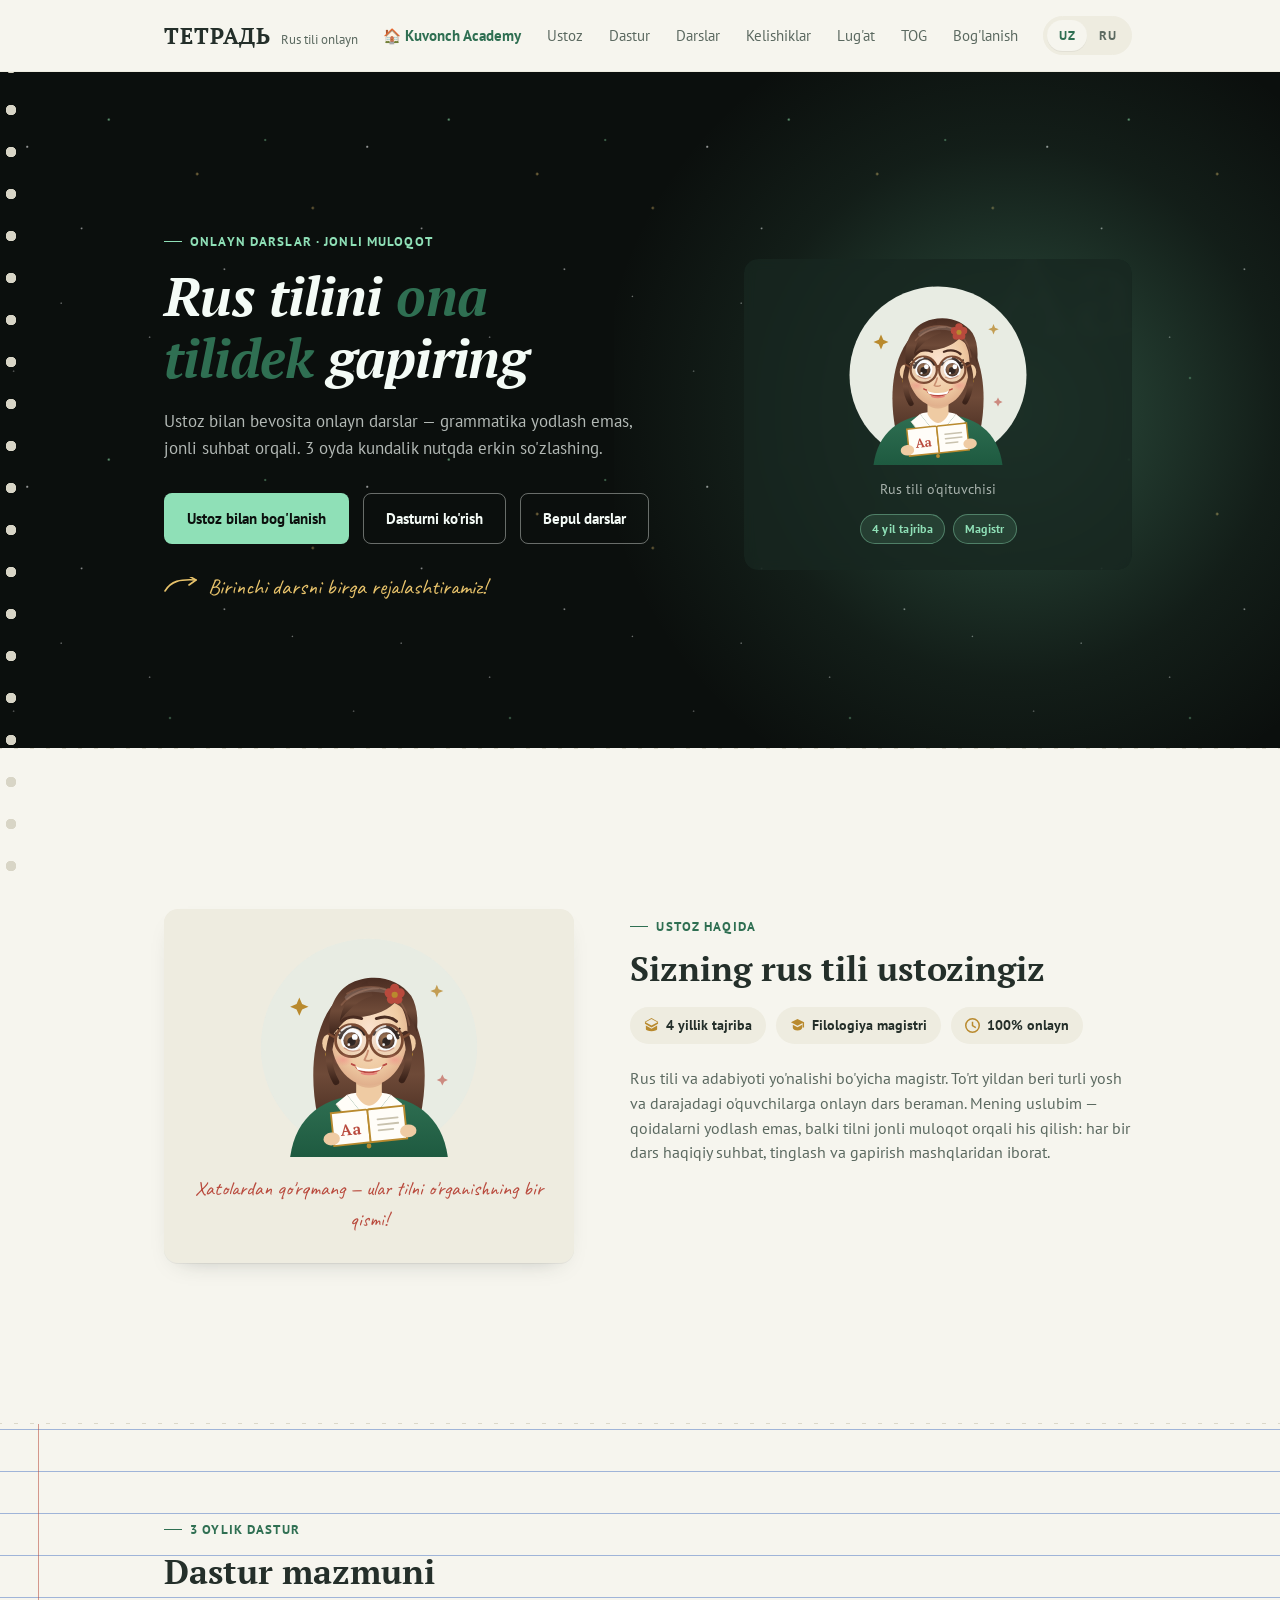
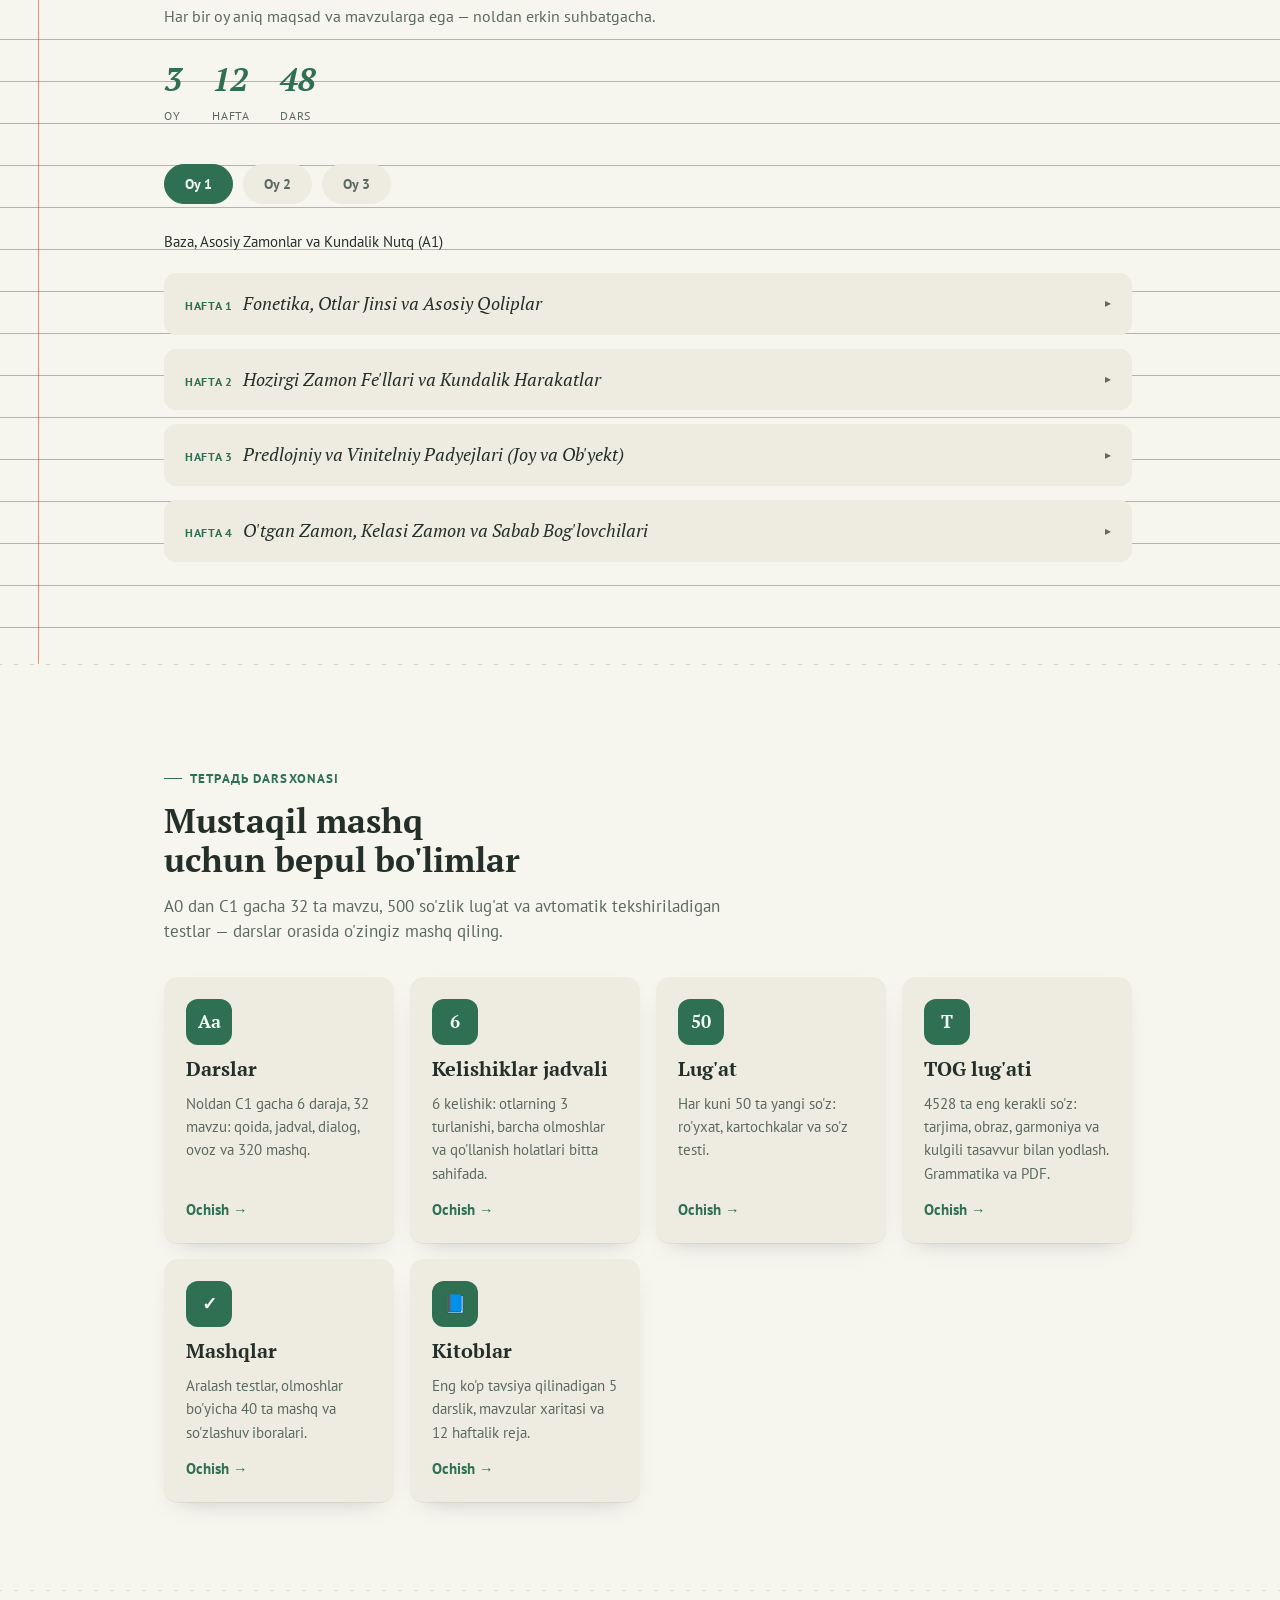
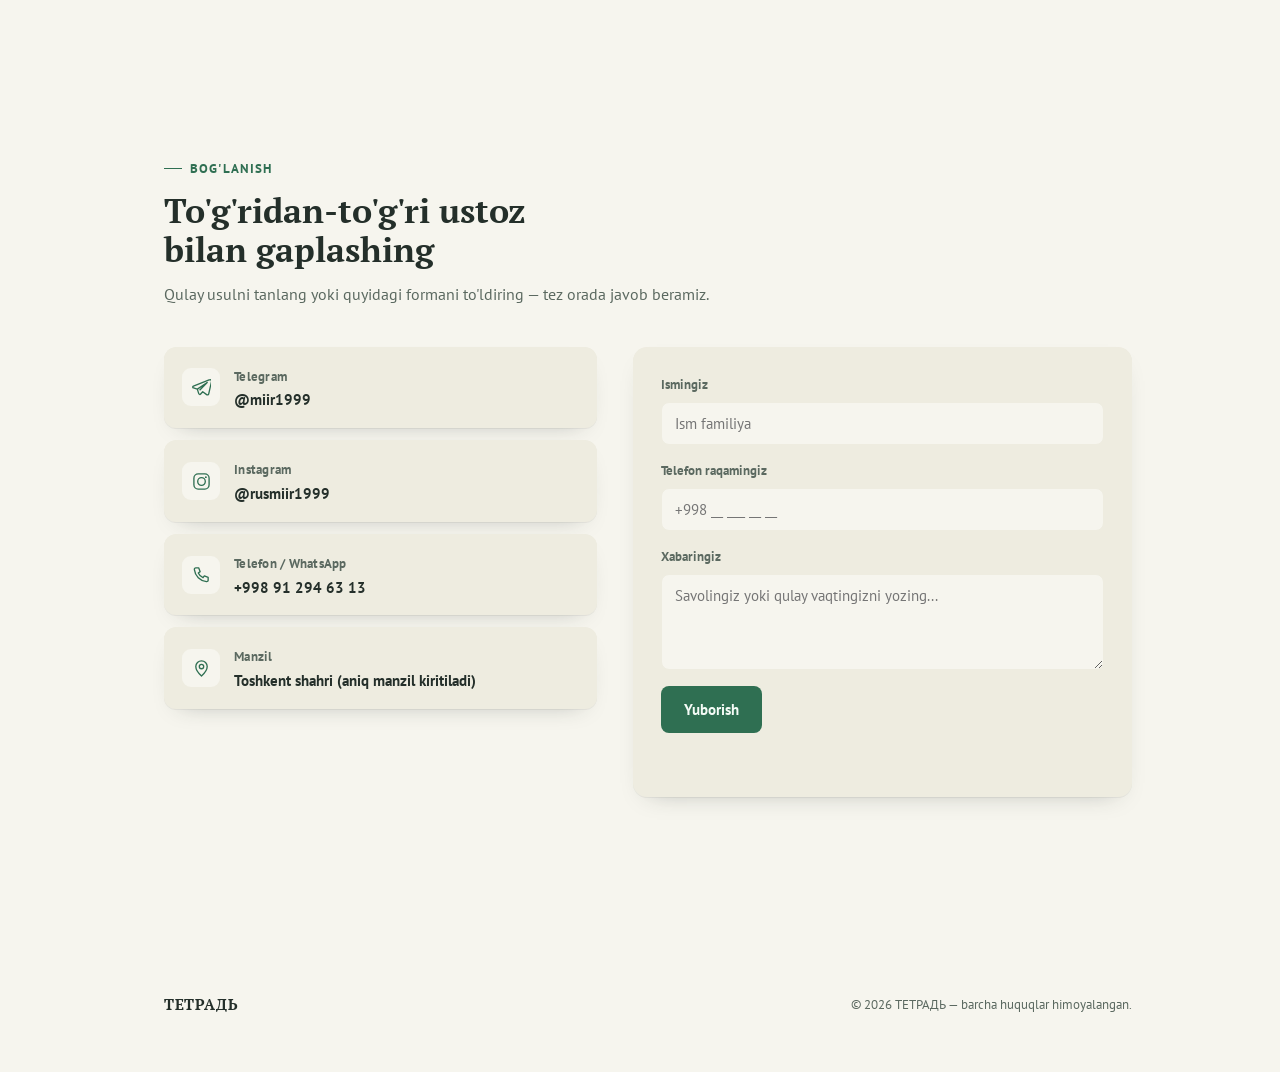
<file: index.html>
<!doctype html><html><head><meta charset=utf8><meta name=viewport content="width=device-width,initial-scale=1"><style>:root{color-scheme:light}body{margin:0;padding:0;font:14px -apple-system,BlinkMacSystemFont,sans-serif;background:#faf9f5;color:#141413}img{max-width:100%}[hidden]:not([hidden=until-found]){display:none!important}</style></head><body>
<title>Tetrad Rus Tili</title>
<link rel="preconnect" href="https://fonts.googleapis.com">
<link rel="preconnect" href="https://fonts.gstatic.com" crossorigin>
<link rel="stylesheet" href="https://fonts.googleapis.com/css2?family=PT+Serif:ital,wght@0,400;0,700;1,400&family=PT+Sans:wght@400;700&family=Caveat:wght@600;700&display=swap">
<style>
  :root{
    --paper:#F6F5EE;
    --paper-alt:#EEECE0;
    --paper-line:#FFFFFF;
    --ink:#242F2A;
    --ink-soft:#5B6960;
    --rule:#9FB4D8;
    --margin:#B94A3D;
    --accent:#2F6F52;
    --accent-strong:#1E5A40;
    --accent-ink:#F4FBF6;
    --gold:#B98A2E;
    --hair:#6E4A38;
    --skin:#EFCBA3;
    --card-shadow:0 1px 0 rgba(36,47,42,.06), 0 10px 24px -16px rgba(36,47,42,.35);
    --hole:#D8D5C6;
    --font-display:'PT Serif', Georgia, 'Times New Roman', serif;
    --font-body:'PT Sans', 'Segoe UI', Tahoma, sans-serif;
    --font-hand:'Caveat', cursive;
    color-scheme: light;
  }
  @media (prefers-color-scheme: dark){
    :root:not([data-theme="light"]){
      --paper:#182721;
      --paper-alt:#1F332A;
      --paper-line:#22392E;
      --ink:#ECE8DC;
      --ink-soft:#A9BAB0;
      --rule:#5F84B8;
      --margin:#E0806F;
      --accent:#6FCB9F;
      --accent-strong:#8FE0B7;
      --accent-ink:#0F231A;
      --gold:#E8C36B;
      --hair:#B5754F;
      --skin:#E8BE94;
      --card-shadow:0 1px 0 rgba(0,0,0,.2), 0 14px 30px -18px rgba(0,0,0,.6);
      --hole:#0F1D17;
      color-scheme: dark;
    }
  }
  :root[data-theme="dark"]{
    --paper:#182721;
    --paper-alt:#1F332A;
    --paper-line:#22392E;
    --ink:#ECE8DC;
    --ink-soft:#A9BAB0;
    --rule:#5F84B8;
    --margin:#E0806F;
    --accent:#6FCB9F;
    --accent-strong:#8FE0B7;
    --accent-ink:#0F231A;
    --gold:#E8C36B;
    --hair:#B5754F;
    --skin:#E8BE94;
    --card-shadow:0 1px 0 rgba(0,0,0,.2), 0 14px 30px -18px rgba(0,0,0,.6);
    --hole:#0F1D17;
    color-scheme: dark;
  }

  *{box-sizing:border-box;}
  html{scroll-behavior:smooth;}
  @media (prefers-reduced-motion: reduce){ html{scroll-behavior:auto;} }
  body{
    margin:0;
    background:var(--paper);
    color:var(--ink);
    font-family:var(--font-body);
    font-size:16px;
    line-height:1.55;
    -webkit-font-smoothing:antialiased;
  }
  h1,h2,h3{
    font-family:var(--font-display);
    font-weight:700;
    line-height:1.14;
    text-wrap:balance;
    margin:0;
  }
  p{margin:0;}
  a{color:inherit;}
  img,svg{display:block;max-width:100%;}
  ::selection{background:var(--rule);color:var(--accent-ink);}

  .binding{
    position:fixed;
    left:0; top:0; bottom:0;
    width:22px;
    background-image: radial-gradient(circle at 11px 16px, var(--hole) 5px, transparent 5.5px);
    background-size: 22px 42px;
    background-repeat: repeat-y;
    background-position: 0 10px;
    z-index:5;
    pointer-events:none;
  }
  @media (max-width:640px){ .binding{width:14px;background-size:14px 34px;background-position:0 8px;} }

  .wrap{
    max-width:1080px;
    margin:0 auto;
    padding:0 clamp(20px,4vw,48px) 0 clamp(36px,6vw,64px);
  }

  /* ---------- nav ---------- */
  header.site{
    position:sticky; top:0; z-index:20;
    background:var(--paper);
    border-bottom:1px solid var(--paper-alt);
  }
  .nav{
    display:flex; align-items:center; justify-content:space-between;
    gap:16px; padding:16px clamp(20px,4vw,48px) 16px clamp(36px,6vw,64px);
    max-width:1080px; margin:0 auto;
  }
  .brand{display:flex; align-items:baseline; gap:10px; text-decoration:none;}
  .brand-mark{
    font-family:var(--font-display); font-weight:700; letter-spacing:.04em;
    font-size:22px; color:var(--ink);
  }
  .brand-tag{font-size:12.5px; color:var(--ink-soft); white-space:nowrap;}
  .nav-links{display:flex; align-items:center; gap:26px; list-style:none; margin:0; padding:0;}
  .nav-links a{
    font-size:14.5px; text-decoration:none; color:var(--ink-soft);
    border-bottom:1px solid transparent; padding-bottom:2px;
    transition:color .15s ease, border-color .15s ease;
  }
  .nav-links a:hover{color:var(--accent); border-color:var(--accent);}
  .nav-links a.ka-home{color:var(--accent); font-weight:700;}
  .nav-right{display:flex; align-items:center; gap:14px;}
  .lang-switch{
    display:inline-flex; border:1px solid var(--paper-alt); border-radius:999px;
    padding:3px; background:var(--paper-alt);
    font-family:var(--font-body); font-weight:700; font-size:12.5px;
  }
  .lang-switch button{
    border:none; background:transparent; color:var(--ink-soft);
    padding:6px 12px; border-radius:999px; cursor:pointer;
    font:inherit; letter-spacing:.03em;
    transition:background .15s ease, color .15s ease;
  }
  .lang-switch button[aria-pressed="true"]{background:var(--paper); color:var(--accent); box-shadow:var(--card-shadow);}
  @media (max-width:760px){ .nav-links{display:none;} }

  /* ---------- notebook page texture ---------- */
  .page{
    position:relative;
    background:
      repeating-linear-gradient(var(--paper) 0 41px, var(--rule) 41px 42px);
    background-position: 0 6px;
  }
  .page::before{
    content:"";
    position:absolute; top:0; bottom:0; left:38px;
    width:1px; background:var(--margin); opacity:.55;
  }
  @media (max-width:640px){ .page::before{left:20px;} }

  section{padding:88px 0;}
  .eyebrow{
    display:inline-flex; align-items:center; gap:8px;
    font-size:12.5px; font-weight:700; letter-spacing:.09em; text-transform:uppercase;
    color:var(--accent); margin-bottom:14px;
  }
  .eyebrow::before{content:""; width:18px; height:1.5px; background:var(--accent);}

  /* ---------- hero (cosmic, always-dark section) ---------- */
  .hero-cosmic{
    position:relative;
    background:#0B0F0D;
    overflow:hidden;
    isolation:isolate;
  }
  .hero-cosmic::before{
    content:"";
    position:absolute; inset:0; z-index:0;
    background-image:
      radial-gradient(1.6px 1.6px at 8% 22%, rgba(255,255,255,.85), transparent),
      radial-gradient(1.2px 1.2px at 18% 68%, rgba(255,255,255,.55), transparent),
      radial-gradient(1.8px 1.8px at 32% 14%, rgba(160,255,190,.7), transparent),
      radial-gradient(1.3px 1.3px at 44% 78%, rgba(255,255,255,.5), transparent),
      radial-gradient(2px 2px at 58% 30%, rgba(255,214,120,.6), transparent),
      radial-gradient(1.4px 1.4px at 66% 58%, rgba(255,255,255,.65), transparent),
      radial-gradient(1.6px 1.6px at 78% 20%, rgba(160,255,190,.55), transparent),
      radial-gradient(1.2px 1.2px at 86% 66%, rgba(255,255,255,.5), transparent),
      radial-gradient(2px 2px at 92% 40%, rgba(255,214,120,.5), transparent),
      radial-gradient(1.3px 1.3px at 4% 88%, rgba(255,255,255,.4), transparent),
      radial-gradient(1.5px 1.5px at 24% 46%, rgba(255,255,255,.6), transparent),
      radial-gradient(1.7px 1.7px at 50% 90%, rgba(160,255,190,.5), transparent);
    background-repeat:repeat;
    background-size:340px 340px;
    opacity:.9;
  }
  .hero-cosmic::after{
    content:"";
    position:absolute; z-index:0;
    top:-15%; right:-10%; width:62%; height:130%;
    background:radial-gradient(circle, rgba(111,203,159,.35), rgba(111,203,159,.08) 45%, transparent 70%);
    pointer-events:none;
  }
  .hero-cosmic .wrap{ position:relative; z-index:1; }
  .hero-cosmic .eyebrow{ color:#8FE0B7; }
  .hero-cosmic .eyebrow::before{ background:#8FE0B7; }
  .hero-cosmic h1{ color:#F4FBF6; font-style:normal; font-weight:800; font-size:clamp(40px,6.5vw,68px); letter-spacing:-.01em; }
  .hero-cosmic h1 em{ color:#8FE0B7; }
  .hero-cosmic .hero-sub{ color:rgba(244,251,246,.72); }
  .hero-cosmic .btn-primary{ background:#8FE0B7; color:#0B0F0D; }
  .hero-cosmic .btn-primary:hover{ background:#B8F0D3; }
  .hero-cosmic .btn-ghost{ color:#F4FBF6; border-color:rgba(244,251,246,.4); }
  .hero-cosmic .btn-ghost:hover{ border-color:#8FE0B7; color:#8FE0B7; }
  .hero-cosmic .hero-note{ color:#E8C36B; }
  .hero-cosmic .alpha-drift{ color:#F4FBF6; opacity:.05; }
  .hero-cosmic .id-card{
    background:rgba(24,39,33,.78); backdrop-filter:blur(6px);
    box-shadow:0 24px 60px -24px rgba(0,0,0,.75), 0 0 0 1px rgba(143,224,183,.16);
  }
  .hero-cosmic .id-card .role{ color:rgba(244,251,246,.65); }
  .hero-cosmic .chip{ background:rgba(143,224,183,.12); color:#8FE0B7; border-color:rgba(143,224,183,.4); }

  .hero .wrap{
    display:grid; grid-template-columns:1.15fr .85fr; gap:56px; align-items:center;
    padding-top:64px; padding-bottom:56px;
  }
  @media (max-width:860px){
    .hero .wrap{grid-template-columns:1fr; padding-top:44px;}
    .hero-figure{max-width:340px; margin:0 auto;}
  }
  .hero h1{font-size:clamp(34px,5vw,54px); font-style:italic;}
  .hero h1 em{color:var(--accent); font-style:italic;}
  .hero-sub{
    margin-top:20px; max-width:52ch; font-size:17px; color:var(--ink-soft);
  }
  .cta-row{display:flex; flex-wrap:wrap; gap:14px; margin-top:32px; align-items:center;}
  .btn{
    display:inline-flex; align-items:center; gap:8px;
    font-family:var(--font-body); font-weight:700; font-size:15px;
    padding:13px 22px; border-radius:8px; text-decoration:none; cursor:pointer;
    border:1.5px solid transparent; transition:transform .12s ease, box-shadow .12s ease, background .15s ease;
  }
  .btn:active{transform:translateY(1px);}
  .btn-primary{background:var(--accent); color:var(--accent-ink);}
  .btn-primary:hover{background:var(--accent-strong);}
  .btn-ghost{background:transparent; color:var(--ink); border-color:var(--ink-soft);}
  .btn-ghost:hover{border-color:var(--accent); color:var(--accent);}
  .btn:focus-visible{outline:2px solid var(--accent); outline-offset:2px;}

  .hero-note{
    font-family:var(--font-hand); font-size:22px; color:var(--margin);
    margin-top:26px; display:flex; align-items:center; gap:10px;
  }
  .hero-note svg{width:34px; height:20px; flex:none;}

  .hero-figure{position:relative; overflow:hidden; border-radius:14px;}
  .alpha-drift{
    position:absolute; top:-30px; right:-6px;
    font-family:var(--font-display); font-size:clamp(70px,10vw,120px); color:var(--ink);
    opacity:.06; line-height:1; letter-spacing:.02em; user-select:none; z-index:0;
  }
  .id-card{
    position:relative; z-index:1;
    background:var(--paper-alt); border-radius:14px; padding:26px;
    box-shadow:var(--card-shadow);
    display:flex; flex-direction:column; align-items:center; text-align:center; gap:14px;
  }
  .id-card svg{width:180px; height:180px;}
  .id-card .role{font-size:13.5px; color:var(--ink-soft);}
  .id-card .badges{display:flex; flex-wrap:wrap; gap:8px; justify-content:center;}
  .chip{
    font-size:12px; font-weight:700; letter-spacing:.02em;
    background:var(--paper); color:var(--accent);
    border:1px solid var(--accent); border-radius:999px; padding:5px 11px;
  }

  /* ---------- perforation divider ---------- */
  .perf{
    height:1px; margin:0; border:none;
    background-image: radial-gradient(circle, var(--hole) 2.2px, transparent 2.4px);
    background-size: 16px 100%;
    background-repeat: repeat-x;
    background-position: center;
    opacity:.9;
  }

  /* ---------- teacher ---------- */
  .teacher .wrap{display:grid; grid-template-columns:.9fr 1.1fr; gap:56px; align-items:start; padding-top:72px; padding-bottom:72px;}
  @media (max-width:820px){
    .teacher .wrap{grid-template-columns:1fr;}
    .teacher-avatar{max-width:320px; margin:0 auto;}
  }
  .teacher-avatar{background:var(--paper-alt); border-radius:14px; padding:28px; box-shadow:var(--card-shadow); text-align:center;}
  .teacher-avatar svg{width:100%; max-width:220px; margin:0 auto;}
  .teacher-quote{
    font-family:var(--font-hand); font-size:20px; color:var(--margin);
    margin-top:16px;
  }
  .teacher h2{font-size:clamp(26px,3.4vw,34px);}
  .badge-row{display:flex; flex-wrap:wrap; gap:10px; margin:18px 0 22px;}
  .badge{
    display:inline-flex; align-items:center; gap:7px;
    background:var(--paper-alt); border-radius:999px; padding:8px 14px;
    font-size:13.5px; font-weight:700;
  }
  .badge svg{width:15px; height:15px; color:var(--gold); flex:none;}
  .teacher-bio{color:var(--ink-soft); font-size:16px; max-width:60ch;}

  /* ---------- program ---------- */
  .program .head{max-width:64ch; margin-bottom:8px;}
  .program h2{font-size:clamp(26px,3.4vw,34px);}
  .program-sub{color:var(--ink-soft); margin-top:12px; font-size:16px;}

  .stats-row{display:flex; flex-wrap:wrap; gap:30px; margin:26px 0 40px;}
  .stat{display:flex; flex-direction:column; gap:2px;}
  .stat b{font-family:var(--font-display); font-size:32px; font-style:italic; color:var(--accent); font-weight:700; font-variant-numeric:tabular-nums;}
  .stat span{font-size:11.5px; color:var(--ink-soft); text-transform:uppercase; letter-spacing:.07em;}

  .month-tabs{display:flex; gap:10px; margin-bottom:26px; flex-wrap:wrap;}
  .month-tab{
    font-family:var(--font-body); font-weight:700; font-size:14px;
    padding:10px 20px; border-radius:999px; border:1.5px solid var(--paper-alt);
    background:var(--paper-alt); color:var(--ink-soft); cursor:pointer;
    transition:background .15s ease, color .15s ease, border-color .15s ease;
  }
  .month-tab[aria-selected="true"]{background:var(--accent); color:var(--accent-ink); border-color:var(--accent);}
  .month-tab:focus-visible{outline:2px solid var(--accent); outline-offset:2px;}

  .month-panel{display:none;}
  .month-panel.active{display:block;}

  .week{border:1px solid var(--paper-alt); border-radius:12px; margin-bottom:14px; background:var(--paper-alt); overflow:hidden;}
  .week > summary{
    cursor:pointer; list-style:none; display:flex; align-items:center; justify-content:space-between;
    gap:12px; padding:16px 20px;
  }
  .week > summary::-webkit-details-marker{display:none;}
  .week-heading{display:flex; align-items:baseline; gap:10px;}
  .week-tag{font-size:11.5px; font-weight:700; letter-spacing:.06em; text-transform:uppercase; color:var(--accent);}
  .week-title{font-family:var(--font-display); font-size:18px; font-style:italic;}
  .week > summary .arrow{font-size:12px; color:var(--ink-soft); transition:transform .15s ease; flex:none;}
  .week[open] > summary .arrow{transform:rotate(90deg);}
  .week-body{padding:0 16px 16px; display:flex; flex-direction:column; gap:10px;}

  .lesson{background:var(--paper); border-radius:10px; border:1px solid var(--paper-alt);}
  .lesson > summary{
    cursor:pointer; list-style:none; display:flex; align-items:baseline; gap:10px;
    padding:12px 16px; font-size:14.5px; font-weight:700;
  }
  .lesson > summary::-webkit-details-marker{display:none;}
  .lesson > summary .lid{color:var(--accent); font-family:var(--font-display); font-style:italic; flex:none;}
  .lesson > summary .larrow{margin-left:auto; font-size:11px; color:var(--ink-soft); transition:transform .15s ease;}
  .lesson[open] > summary .larrow{transform:rotate(90deg);}
  .lesson-body{padding:2px 16px 18px; display:flex; flex-direction:column; gap:14px; font-size:14px;}
  .lesson-block h5{font-size:11px; text-transform:uppercase; letter-spacing:.07em; color:var(--ink-soft); margin:0 0 8px; font-weight:700;}
  .lesson-theory{color:var(--ink); line-height:1.62;}
  .pattern-list{list-style:none; margin:0; padding:0; display:flex; flex-direction:column; gap:7px;}
  .pattern-list li{padding-left:16px; position:relative; color:var(--ink); line-height:1.5;}
  .pattern-list li::before{content:"—"; position:absolute; left:0; color:var(--margin);}
  .vocab-table{width:100%; border-collapse:collapse; font-size:13.5px;}
  .vocab-table td{padding:6px 8px; border-bottom:1px dashed var(--paper-alt); vertical-align:top;}
  .vocab-table td:first-child{font-weight:700; white-space:nowrap;}
  .vocab-table td:last-child{color:var(--ink-soft);}
  .exercise-box{background:var(--paper-alt); border-radius:8px; padding:10px 12px;}
  .exercise-box p{margin:0 0 6px;}
  .exercise-box details summary{cursor:pointer; color:var(--accent); font-weight:700; font-size:12.5px; list-style:none;}
  .exercise-box details summary::-webkit-details-marker{display:none;}
  .exercise-answer{margin-top:6px; font-family:var(--font-hand); font-size:18px; color:var(--margin);}

  /* ---------- contact ---------- */
  .contact .wrap{padding-top:72px; padding-bottom:72px;}
  .contact .head{max-width:62ch; margin-bottom:40px;}
  .contact h2{font-size:clamp(26px,3.4vw,34px);}
  .contact-sub{color:var(--ink-soft); margin-top:12px; font-size:16px;}
  .contact-grid{display:grid; grid-template-columns:1fr 1.15fr; gap:36px; align-items:start;}
  @media (max-width:860px){ .contact-grid{grid-template-columns:1fr;} }
  .channels{display:flex; flex-direction:column; gap:12px;}
  .channel{
    display:flex; align-items:center; gap:14px;
    background:var(--paper-alt); border-radius:12px; padding:16px 18px;
    text-decoration:none; color:var(--ink);
    box-shadow:var(--card-shadow);
    transition:transform .12s ease;
  }
  a.channel:hover{transform:translateX(3px);}
  .channel .icon{
    width:38px; height:38px; border-radius:9px; background:var(--paper);
    display:flex; align-items:center; justify-content:center; flex:none;
  }
  .channel .icon svg{width:19px; height:19px; color:var(--accent);}
  .channel .label{font-size:12.5px; color:var(--ink-soft); font-weight:700; letter-spacing:.02em;}
  .channel .value{font-size:15px; font-weight:700; margin-top:1px;}

  form.contact-form{
    background:var(--paper-alt); border-radius:14px; padding:28px;
    box-shadow:var(--card-shadow); display:flex; flex-direction:column; gap:16px;
  }
  .field{display:flex; flex-direction:column; gap:7px;}
  .field label{font-size:13px; font-weight:700; color:var(--ink-soft);}
  .field input, .field textarea{
    font-family:var(--font-body); font-size:15px; color:var(--ink);
    background:var(--paper); border:1.5px solid var(--paper-alt); border-radius:8px;
    padding:11px 13px; resize:vertical;
  }
  .field textarea{min-height:96px;}
  .field input:focus, .field textarea:focus{outline:none; border-color:var(--accent);}
  .form-status{font-size:14px; min-height:20px;}
  .form-status[data-state="ok"]{color:var(--accent);}
  .form-status[data-state="err"]{color:var(--margin);}

  footer.site{padding:36px 0 56px; color:var(--ink-soft); font-size:13px;}
  footer.site .wrap{display:flex; flex-wrap:wrap; justify-content:space-between; gap:12px; align-items:center;}

  [data-reveal]{opacity:0; transform:translateY(14px); transition:opacity .5s ease, transform .5s ease;}
  [data-reveal].in{opacity:1; transform:none;}
  @media (prefers-reduced-motion: reduce){
    [data-reveal]{opacity:1; transform:none; transition:none;}
  }


  /* ---------- hub (darslar bo'limlari) ---------- */
  .hub .wrap{padding-top:8px;}
  .hub-head{max-width:62ch;}
  .hub h2{font-size:clamp(26px,3.4vw,34px);}
  .hub-sub{margin-top:14px; color:var(--ink-soft); font-size:16.5px;}
  .hub-grid{display:grid; grid-template-columns:repeat(auto-fit,minmax(220px,1fr)); gap:16px; margin-top:32px;}
  .hub-card{display:flex; flex-direction:column; gap:8px; text-decoration:none; background:var(--paper-alt); border-radius:14px; padding:22px; box-shadow:var(--card-shadow); transition:transform .15s ease;}
  .hub-card:hover{transform:translateY(-3px);}
  .hub-card b{font-family:var(--font-display); font-size:20px;}
  .hub-card span{font-size:15px; color:var(--ink-soft);}
  .hub-card .hub-ic{width:46px; height:46px; border-radius:12px; display:grid; place-items:center; background:var(--accent); color:var(--accent-ink); font-family:var(--font-display); font-weight:700; font-size:18px;}
  .hub-card .hub-go{margin-top:auto; padding-top:6px; color:var(--accent); font-weight:700; font-size:14.5px;}
</style>

<div class="binding" aria-hidden="true"></div>
<svg class="art-defs" width="0" height="0" aria-hidden="true" focusable="false" style="position:absolute;width:0;height:0;overflow:hidden">
  <defs>
    <radialGradient id="tSkin" cx="50%" cy="42%" r="62%">
      <stop offset="0" style="stop-color:#FBE3CF"/>
      <stop offset=".65" style="stop-color:var(--skin)"/>
      <stop offset="1" style="stop-color:#DDA987"/>
    </radialGradient>
    <linearGradient id="tHair" x1="0" y1="0" x2="0" y2="1">
      <stop offset="0" style="stop-color:#4A2C21"/>
      <stop offset=".55" style="stop-color:var(--hair)"/>
      <stop offset="1" style="stop-color:#3A2219"/>
    </linearGradient>
    <radialGradient id="tIris" cx="45%" cy="40%" r="60%">
      <stop offset="0" style="stop-color:#B07A45"/>
      <stop offset=".6" style="stop-color:#6B4126"/>
      <stop offset="1" style="stop-color:#2E1C12"/>
    </radialGradient>
    <radialGradient id="tBlush" cx="50%" cy="50%" r="50%">
      <stop offset="0" style="stop-color:#F08A86;stop-opacity:.55"/>
      <stop offset="1" style="stop-color:#F08A86;stop-opacity:0"/>
    </radialGradient>
    <linearGradient id="tCardi" x1="0" y1="0" x2="0" y2="1">
      <stop offset="0" style="stop-color:var(--accent)"/>
      <stop offset="1" style="stop-color:var(--accent-strong)"/>
    </linearGradient>
    <linearGradient id="tLens" x1="0" y1="0" x2="1" y2="1">
      <stop offset="0" style="stop-color:#FFFFFF;stop-opacity:.35"/>
      <stop offset=".5" style="stop-color:#CFE3FF;stop-opacity:.08"/>
      <stop offset="1" style="stop-color:#FFFFFF;stop-opacity:.22"/>
    </linearGradient>

    <symbol id="ustozArt" viewBox="0 0 240 240">
      <circle cx="120" cy="120" r="118" fill="var(--paper)"/>
      <circle cx="120" cy="120" r="118" fill="var(--accent)" opacity=".07"/>

      <!-- orqa sochlar -->
      <path d="M70 92C58 120 56 158 64 196c4 18 16 30 30 34h52c14-4 26-16 30-34 8-38 6-76-6-104-12-28-32-40-50-40s-38 12-50 40z" fill="url(#tHair)"/>

      <!-- kiyim -->
      <path d="M34 240c6-44 36-68 86-68s80 24 86 68z" fill="url(#tCardi)"/>
      <path d="M96 172l24 30 24-30c-6-2-14-3-24-3s-18 1-24 3z" fill="#FFFDF8"/>
      <path d="M96 172l-12 10 20 26 16-6zM144 172l12 10-20 26-16-6z" fill="#FFFDF8"/>
      <path d="M84 182l20 26 16-6M156 182l-20 26-16-6" fill="none" stroke="#E8E0CF" stroke-width="1.2"/>
      <circle cx="120" cy="214" r="2.6" fill="var(--gold)"/>
      <circle cx="120" cy="228" r="2.6" fill="var(--gold)"/>

      <!-- bo'yin -->
      <path d="M106 150h28v22c-4 8-10 12-14 12s-10-4-14-12z" fill="var(--skin)"/>
      <path d="M106 160c8 6 20 6 28 0v-6c-8 4-20 4-28 0z" fill="#D59E7D" opacity=".5"/>

      <!-- quloqlar -->
      <ellipse cx="76" cy="116" rx="7" ry="10" fill="var(--skin)"/>
      <ellipse cx="164" cy="116" rx="7" ry="10" fill="var(--skin)"/>
      <circle cx="75" cy="128" r="2.8" fill="var(--gold)"/>
      <circle cx="165" cy="128" r="2.8" fill="var(--gold)"/>

      <!-- yuz -->
      <path d="M78 104c0-30 18-48 42-48s42 18 42 48c0 34-18 58-42 58s-42-24-42-58z" fill="url(#tSkin)"/>

      <!-- oldingi soch (chakka) -->
      <path d="M78 110c-6-30 6-58 34-64 22-5 42 2 54 18 6 10 8 24 6 40-4-14-12-26-24-32-10 10-28 16-50 16-8 6-14 14-20 22z" fill="url(#tHair)"/>
      <path d="M118 48c-14 6-26 22-30 44 10-14 22-24 36-28z" fill="url(#tHair)"/>
      <path d="M96 62c12-8 30-10 44-4M90 74c10-12 26-18 40-18" stroke="#9A6A52" stroke-width="2" fill="none" stroke-linecap="round" opacity=".55"/>
      <path d="M150 66c8 8 12 18 14 30" stroke="#9A6A52" stroke-width="2" fill="none" stroke-linecap="round" opacity=".45"/>
      <path d="M96 66c10-8 26-11 42-7" stroke="#FFFFFF" stroke-width="5" fill="none" stroke-linecap="round" opacity=".14"/>
      <!-- yon tolalar -->
      <path d="M80 108c-6 18-4 36 4 50" stroke="url(#tHair)" stroke-width="7" fill="none" stroke-linecap="round"/>
      <path d="M160 106c6 18 4 36-4 50" stroke="url(#tHair)" stroke-width="7" fill="none" stroke-linecap="round"/>

      <!-- soch to'g'nag'ich (gul) -->
      <g transform="translate(148 62)">
        <circle cx="0" cy="-6" r="5" fill="var(--margin)"/>
        <circle cx="6" cy="-1" r="5" fill="var(--margin)"/>
        <circle cx="3.5" cy="6" r="5" fill="var(--margin)"/>
        <circle cx="-3.5" cy="6" r="5" fill="var(--margin)"/>
        <circle cx="-6" cy="-1" r="5" fill="var(--margin)"/>
        <circle cx="0" cy="1" r="3.4" fill="var(--gold)"/>
      </g>

      <!-- qoshlar -->
      <path d="M90 92c6-5 14-6 22-3" stroke="#4A2C21" stroke-width="3.2" fill="none" stroke-linecap="round"/>
      <path d="M150 92c-6-5-14-6-22-3" stroke="#4A2C21" stroke-width="3.2" fill="none" stroke-linecap="round"/>

      <!-- ko'zlar -->
      <g>
        <ellipse cx="101" cy="112" rx="11.5" ry="12.5" fill="#FFFFFF"/>
        <ellipse cx="139" cy="112" rx="11.5" ry="12.5" fill="#FFFFFF"/>
        <circle cx="101" cy="113" r="9" fill="url(#tIris)"/>
        <circle cx="139" cy="113" r="9" fill="url(#tIris)"/>
        <circle cx="101" cy="114" r="4.6" fill="#1E120C"/>
        <circle cx="139" cy="114" r="4.6" fill="#1E120C"/>
        <circle cx="104.5" cy="109" r="3.2" fill="#FFFFFF"/>
        <circle cx="142.5" cy="109" r="3.2" fill="#FFFFFF"/>
        <circle cx="98" cy="117.5" r="1.5" fill="#FFFFFF" opacity=".9"/>
        <circle cx="136" cy="117.5" r="1.5" fill="#FFFFFF" opacity=".9"/>
        <!-- yuqori kipriklar -->
        <path d="M88.5 110c3-9 10-12.5 14-12.5s10 2.5 12.5 8.5" stroke="#24150E" stroke-width="3.4" fill="none" stroke-linecap="round"/>
        <path d="M151.5 110c-3-9-10-12.5-14-12.5s-10 2.5-12.5 8.5" stroke="#24150E" stroke-width="3.4" fill="none" stroke-linecap="round"/>
        <path d="M89 108l-5-3M90.5 104.5l-4-4.5M151 108l5-3M149.5 104.5l4-4.5" stroke="#24150E" stroke-width="2.2" stroke-linecap="round"/>
        <!-- pastki qovoq -->
        <path d="M93 121c5 4 12 4.5 17 2M147 121c-5 4-12 4.5-17 2" stroke="#C98E70" stroke-width="1.4" fill="none" stroke-linecap="round"/>
      </g>

      <!-- ko'zoynak -->
      <g>
        <circle cx="101" cy="113" r="17.5" fill="url(#tLens)" stroke="#7A4B33" stroke-width="3"/>
        <circle cx="139" cy="113" r="17.5" fill="url(#tLens)" stroke="#7A4B33" stroke-width="3"/>
        <path d="M118.5 110c1-2 2-2.5 1.5-2.5s.5 0 1.5 2.5" stroke="#7A4B33" stroke-width="2.6" fill="none" stroke-linecap="round"/>
        <path d="M83.5 110l-7-4M156.5 110l7-4" stroke="#7A4B33" stroke-width="2.6" stroke-linecap="round"/>
        <path d="M90 102c3-3 6-4.5 10-5M128 102c3-3 6-4.5 10-5" stroke="#FFFFFF" stroke-width="2" fill="none" stroke-linecap="round" opacity=".8"/>
      </g>

      <!-- yonoq qizilligi -->
      <ellipse cx="92" cy="134" rx="11" ry="7" fill="url(#tBlush)"/>
      <ellipse cx="148" cy="134" rx="11" ry="7" fill="url(#tBlush)"/>

      <!-- burun -->
      <path d="M119 124c-1 5-3 8-4 10 2 1.5 6 1.5 8 0" stroke="#C98E70" stroke-width="2" fill="none" stroke-linecap="round" stroke-linejoin="round"/>

      <!-- tabassum -->
      <path d="M104 140c6 9 26 9 32 0-4 12-28 12-32 0z" fill="#B94A44"/>
      <path d="M106 141c6 4 22 4 28 0l-1.2 3.6c-6 2.6-19.6 2.6-25.6 0z" fill="#FFFFFF"/>
      <path d="M112 148.5c4 1.8 12 1.8 16 0" stroke="#E8857C" stroke-width="2" fill="none" stroke-linecap="round"/>
      <path d="M101 138.5c1.5 1 2.5 1.4 3.5 1.5M139 138.5c-1.5 1-2.5 1.4-3.5 1.5" stroke="#B94A44" stroke-width="1.8" stroke-linecap="round"/>

      <!-- kitob -->
      <g transform="translate(120 206) rotate(-6)">
        <path d="M-40 -18h38c2 0 2 2 2 2v34h-40z" fill="#FFFDF8" stroke="var(--gold)" stroke-width="2"/>
        <path d="M40 -18h-38c-2 0-2 2-2 2v34h40z" fill="#FFFDF8" stroke="var(--gold)" stroke-width="2"/>
        <text x="-20" y="8" text-anchor="middle" font-family="PT Serif, Georgia, serif" font-weight="700" font-size="17" fill="var(--margin)">Аа</text>
        <path d="M10 -6h22M10 0h22M10 6h16" stroke="#C9C2AE" stroke-width="2" stroke-linecap="round"/>
        <ellipse cx="-42" cy="10" rx="9" ry="7" fill="var(--skin)"/>
        <ellipse cx="42" cy="10" rx="9" ry="7" fill="var(--skin)"/>
      </g>

      <!-- uchqunlar -->
      <path d="M44 66l3 7 7 3-7 3-3 7-3-7-7-3 7-3z" fill="var(--gold)"/>
      <path d="M194 52l2 5 5 2-5 2-2 5-2-5-5-2 5-2z" fill="var(--gold)" opacity=".8"/>
      <path d="M200 150l2 4 4 2-4 2-2 4-2-4-4-2 4-2z" fill="var(--margin)" opacity=".6"/>
    </symbol>
  </defs>
</svg>

<header class="site">
  <nav class="nav">
    <a class="brand" href="#top">
      <span class="brand-mark">ТЕТРАДЬ</span>
      <span class="brand-tag" data-i18n="nav.tagline">Rus tili onlayn</span>
    </a>
    <ul class="nav-links">
      <li><a href="https://kuvonch.uz/" class="ka-home" title="Kuvonch Academy — bosh sahifa">🏠 Kuvonch Academy</a></li>
      <li><a href="#teacher" data-i18n="nav.teacher">Ustoz</a></li>
      <li><a href="#program" data-i18n="nav.program">Dastur</a></li>
      <li><a href="darslar.html" data-i18n="nav.lessons">Darslar</a></li>
      <li><a href="padejlar.html" data-i18n="nav.cases">Kelishiklar</a></li>
      <li><a href="lugat.html" data-i18n="nav.vocab">Lug'at</a></li>
      <li><a href="tog.html" data-i18n="nav.tog">TOG</a></li>
      <li><a href="#contact" data-i18n="nav.contact">Bog'lanish</a></li>
    </ul>
    <div class="nav-right">
      <div class="lang-switch" role="group" aria-label="Til / Язык">
        <button type="button" data-lang-btn="uz" aria-pressed="true">UZ</button>
        <button type="button" data-lang-btn="ru" aria-pressed="false">RU</button>
      </div>
    </div>
  </nav>
</header>

<main id="top">

  <section class="hero hero-cosmic">
    <div class="wrap">
      <div>
        <p class="eyebrow" data-i18n="hero.eyebrow">Onlayn darslar · Jonli muloqot</p>
        <h1 data-i18n="hero.title">Rus tilini <em>ona tilidek</em> gapiring</h1>
        <p class="hero-sub" data-i18n="hero.subtitle">Ustoz bilan bevosita onlayn darslar — grammatika yodlash emas, jonli suhbat orqali. 3 oyda kundalik nutqda erkin so'zlashing.</p>
        <div class="cta-row">
          <a class="btn btn-primary" href="#contact" data-i18n="hero.ctaPrimary">Ustoz bilan bog'lanish</a>
          <a class="btn btn-ghost" href="#program" data-i18n="hero.ctaSecondary">Dasturni ko'rish</a>
          <a class="btn btn-ghost" href="darslar.html" data-i18n="hero.ctaLessons">Bepul darslar</a>
        </div>
        <p class="hero-note">
          <svg viewBox="0 0 34 20" fill="none" xmlns="http://www.w3.org/2000/svg" aria-hidden="true"><path d="M1 14C7 4 16 2 32 3" stroke="currentColor" stroke-width="1.6" stroke-linecap="round"/><path d="M25 -1 32 3 25 8" stroke="currentColor" stroke-width="1.6" stroke-linecap="round" stroke-linejoin="round"/></svg>
          <span data-i18n="hero.note">Birinchi darsni birga rejalashtiramiz!</span>
        </p>
      </div>
      <div class="hero-figure" data-reveal>
        <div class="alpha-drift" aria-hidden="true">Аа</div>
        <div class="id-card">
          <svg viewBox="0 0 240 240" xmlns="http://www.w3.org/2000/svg" role="img" aria-label="Rus tili ustozi"><use href="#ustozArt"/></svg>
          <p class="role" data-i18n="idcard.role">Rus tili o'qituvchisi</p>
          <div class="badges">
            <span class="chip" data-i18n="idcard.chip1">4 yil tajriba</span>
            <span class="chip" data-i18n="idcard.chip2">Magistr</span>
          </div>
        </div>
      </div>
    </div>
  </section>

  <hr class="perf" />

  <section class="teacher" id="teacher">
    <div class="wrap">
      <div class="teacher-avatar" data-reveal>
        <svg viewBox="0 0 240 240" xmlns="http://www.w3.org/2000/svg" role="img" aria-label="Rus tili ustozi"><use href="#ustozArt"/></svg>
        <p class="teacher-quote" data-i18n="teacher.quote">Xatolardan qo'rqmang — ular tilni o'rganishning bir qismi!</p>
      </div>
      <div>
        <p class="eyebrow" data-i18n="teacher.eyebrow">Ustoz haqida</p>
        <h2 data-i18n="teacher.title">Sizning rus tili ustozingiz</h2>
        <div class="badge-row">
          <span class="badge"><svg viewBox="0 0 16 16" fill="currentColor" aria-hidden="true"><path d="M8 0 1 4v2l7 4 7-4V4L8 0Zm0 8L1.6 4.5 8 1l6.4 3.5L8 8Z"/><path d="M2 8v4c0 1.1 2.7 2 6 2s6-.9 6-2V8l-6 3.4L2 8Z"/></svg><span data-i18n="teacher.badge1">4 yillik tajriba</span></span>
          <span class="badge"><svg viewBox="0 0 16 16" fill="currentColor" aria-hidden="true"><path d="M8 1 1 4.6l7 3.6 5.5-2.8V10h1.5V4.6L8 1Zm-5 6.2v3.3C3 12 5.2 13.4 8 13.4s5-1.4 5-2.9V7.2l-5 2.6-5-2.6Z"/></svg><span data-i18n="teacher.badge2">Filologiya magistri</span></span>
          <span class="badge"><svg viewBox="0 0 16 16" fill="currentColor" aria-hidden="true"><path d="M8 0a8 8 0 1 0 0 16A8 8 0 0 0 8 0Zm0 14.4A6.4 6.4 0 1 1 8 1.6a6.4 6.4 0 0 1 0 12.8Z"/><path d="M8.8 4h-1.6v4.6l3.9 2.3.8-1.3-3.1-1.9V4Z"/></svg><span data-i18n="teacher.badge3">100% onlayn</span></span>
        </div>
        <p class="teacher-bio" data-i18n="teacher.bio">Rus tili va adabiyoti yo'nalishi bo'yicha magistr. To'rt yildan beri turli yosh va darajadagi o'quvchilarga onlayn dars beraman. Mening uslubim — qoidalarni yodlash emas, balki tilni jonli muloqot orqali his qilish: har bir dars haqiqiy suhbat, tinglash va gapirish mashqlaridan iborat.</p>
      </div>
    </div>
  </section>

  <hr class="perf" />

  <section class="program page" id="program">
    <div class="wrap">
      <div class="head" data-reveal>
        <p class="eyebrow" data-i18n="program.eyebrow">3 oylik dastur</p>
        <h2 data-i18n="program.title">Dastur mazmuni</h2>
        <p class="program-sub" data-i18n="program.subtitle">Har bir oy aniq maqsad va mavzularga ega — noldan erkin suhbatgacha.</p>
        <div class="stats-row">
          <div class="stat"><b>3</b><span data-i18n="program.stat.months">oy</span></div>
          <div class="stat"><b>12</b><span data-i18n="program.stat.weeks">hafta</span></div>
          <div class="stat"><b>48</b><span data-i18n="program.stat.lessons">dars</span></div>
        </div>
      </div>

      <div class="month-tabs" role="tablist" id="monthTabs" aria-label="Oylar"></div>
      <div id="monthPanels" data-reveal></div>
    </div>
  </section>

  <hr class="perf" />

  <section class="hub" id="hub">
    <div class="wrap">
      <div class="hub-head" data-reveal>
        <p class="eyebrow" data-i18n="hub.eyebrow">ТЕТРАДЬ darsxonasi</p>
        <h2 data-i18n="hub.title">Mustaqil mashq uchun bepul bo'limlar</h2>
        <p class="hub-sub" data-i18n="hub.subtitle">A0 dan C1 gacha 32 ta mavzu, 500 so'zlik lug'at va avtomatik tekshiriladigan testlar — darslar orasida o'zingiz mashq qiling.</p>
      </div>
      <div class="hub-grid" data-reveal>
        <a class="hub-card" href="darslar.html"><span class="hub-ic">Аа</span><b data-i18n="hub.c1.t">Darslar</b><span data-i18n="hub.c1.d">Noldan C1 gacha 6 daraja, 32 mavzu: qoida, jadval, dialog, ovoz va 320 mashq.</span><span class="hub-go" data-i18n="hub.go">Ochish →</span></a>
        <a class="hub-card" href="padejlar.html"><span class="hub-ic">6</span><b data-i18n="hub.c5.t">Kelishiklar jadvali</b><span data-i18n="hub.c5.d">6 kelishik: otlarning 3 turlanishi, barcha olmoshlar va qo'llanish holatlari bitta sahifada.</span><span class="hub-go" data-i18n="hub.go">Ochish →</span></a>
        <a class="hub-card" href="lugat.html"><span class="hub-ic">50</span><b data-i18n="hub.c2.t">Lug'at</b><span data-i18n="hub.c2.d">Har kuni 50 ta yangi so'z: ro'yxat, kartochkalar va so'z testi.</span><span class="hub-go" data-i18n="hub.go">Ochish →</span></a>
        <a class="hub-card" href="tog.html"><span class="hub-ic">T</span><b data-i18n="hub.c6.t">TOG lug'ati</b><span data-i18n="hub.c6.d">4528 ta eng kerakli so'z: tarjima, obraz, garmoniya va kulgili tasavvur bilan yodlash. Grammatika va PDF.</span><span class="hub-go" data-i18n="hub.go">Ochish →</span></a>
        <a class="hub-card" href="mashqlar.html"><span class="hub-ic">✓</span><b data-i18n="hub.c3.t">Mashqlar</b><span data-i18n="hub.c3.d">Aralash testlar, olmoshlar bo'yicha 40 ta mashq va so'zlashuv iboralari.</span><span class="hub-go" data-i18n="hub.go">Ochish →</span></a>
        <a class="hub-card" href="kitoblar.html"><span class="hub-ic">📘</span><b data-i18n="hub.c4.t">Kitoblar</b><span data-i18n="hub.c4.d">Eng ko'p tavsiya qilinadigan 5 darslik, mavzular xaritasi va 12 haftalik reja.</span><span class="hub-go" data-i18n="hub.go">Ochish →</span></a>
      </div>
    </div>
  </section>

  <hr class="perf" />

  <section class="contact" id="contact">
    <div class="wrap">
      <div class="head" data-reveal>
        <p class="eyebrow" data-i18n="contact.eyebrow">Bog'lanish</p>
        <h2 data-i18n="contact.title">To'g'ridan-to'g'ri ustoz bilan gaplashing</h2>
        <p class="contact-sub" data-i18n="contact.subtitle">Qulay usulni tanlang yoki quyidagi formani to'ldiring — tez orada javob beramiz.</p>
      </div>
      <div class="contact-grid">
        <div class="channels" data-reveal>
          <a class="channel" href="https://t.me/miir1999" target="_blank" rel="noopener">
            <span class="icon"><svg viewBox="0 0 20 20" fill="none" xmlns="http://www.w3.org/2000/svg"><path d="M18 2 1.5 8.6c-1 .4-1 1.6.1 1.9l4 1.2 1.5 4.8c.3.9 1.4 1.1 2 .4l2.2-2.4 4.1 3c.8.6 2 .2 2.2-.8L20.6 3.5c.2-1.1-.9-2-1.9-1.5Z" stroke="currentColor" stroke-width="1.4" stroke-linejoin="round"/><path d="M5.7 11.7 16 4.7 8 12.9" stroke="currentColor" stroke-width="1.4" stroke-linejoin="round"/></svg></span>
            <span><span class="label">Telegram</span><br><span class="value">@miir1999</span></span>
          </a>
          <a class="channel" href="https://instagram.com/rusmiir1999" target="_blank" rel="noopener">
            <span class="icon"><svg viewBox="0 0 20 20" fill="none" xmlns="http://www.w3.org/2000/svg"><rect x="2" y="2" width="16" height="16" rx="4.5" stroke="currentColor" stroke-width="1.4"/><circle cx="10" cy="10" r="4" stroke="currentColor" stroke-width="1.4"/><circle cx="14.6" cy="5.4" r="1" fill="currentColor"/></svg></span>
            <span><span class="label">Instagram</span><br><span class="value">@rusmiir1999</span></span>
          </a>
          <a class="channel" href="tel:+998912946313">
            <span class="icon"><svg viewBox="0 0 20 20" fill="none" xmlns="http://www.w3.org/2000/svg"><path d="M4 3h3l1.6 4-2 1.4a10 10 0 0 0 5 5l1.4-2 4 1.6v3c0 1-.9 1.7-1.8 1.5C8.4 16.7 3.3 11.6 2.5 4.8 2.3 3.9 3 3 4 3Z" stroke="currentColor" stroke-width="1.4" stroke-linejoin="round"/></svg></span>
            <span><span class="label" data-i18n="channel.phone.label">Telefon / WhatsApp</span><br><span class="value">+998 91 294 63 13</span></span>
          </a>
          <div class="channel" style="cursor:default;">
            <span class="icon"><svg viewBox="0 0 20 20" fill="none" xmlns="http://www.w3.org/2000/svg"><path d="M10 18s6-5.5 6-10a6 6 0 1 0-12 0c0 4.5 6 10 6 10Z" stroke="currentColor" stroke-width="1.4" stroke-linejoin="round"/><circle cx="10" cy="8" r="2.3" stroke="currentColor" stroke-width="1.4"/></svg></span>
            <span><span class="label" data-i18n="channel.address.label">Manzil</span><br><span class="value" data-i18n="channel.address.value">Toshkent shahri (aniq manzil kiritiladi)</span></span>
          </div>
        </div>

        <form class="contact-form" id="contactForm" data-reveal>
          <div class="field">
            <label for="f-name" data-i18n="form.name.label">Ismingiz</label>
            <input id="f-name" name="name" type="text" required data-i18n-placeholder="form.name.placeholder" placeholder="Ism familiya">
          </div>
          <div class="field">
            <label for="f-phone" data-i18n="form.phone.label">Telefon raqamingiz</label>
            <input id="f-phone" name="phone" type="tel" required placeholder="+998 __ ___ __ __">
          </div>
          <div class="field">
            <label for="f-msg" data-i18n="form.message.label">Xabaringiz</label>
            <textarea id="f-msg" name="message" data-i18n-placeholder="form.message.placeholder" placeholder="Savolingiz yoki qulay vaqtingizni yozing..."></textarea>
          </div>
          <button type="submit" class="btn btn-primary" style="align-self:flex-start;" data-i18n="form.submit">Yuborish</button>
          <p class="form-status" id="formStatus" role="status" aria-live="polite"></p>
        </form>
      </div>
    </div>
  </section>

</main>

<footer class="site">
  <div class="wrap">
    <span class="brand-mark" style="font-size:15px;">ТЕТРАДЬ</span>
    <span>© <span id="year"></span> ТЕТРАДЬ — <span data-i18n="footer.text">barcha huquqlar himoyalangan.</span></span>
  </div>
</footer>


<script>
(function(){
  "use strict";

  var STRINGS = {
    uz: {
      "nav.tagline":"Rus tili onlayn",
      "nav.teacher":"Ustoz",
      "nav.program":"Dastur",
      "nav.contact":"Bog'lanish",
      "nav.lessons":"Darslar",
      "nav.vocab":"Lug'at",
      "nav.tog":"TOG",
      "hub.c6.t":"TOG lug'ati","hub.c6.d":"4528 ta eng kerakli so'z: tarjima, obraz, garmoniya va kulgili tasavvur bilan yodlash. Grammatika va PDF.",
      "nav.cases":"Kelishiklar",
      "hub.c5.t":"Kelishiklar jadvali","hub.c5.d":"6 kelishik: otlarning 3 turlanishi, barcha olmoshlar va qo'llanish holatlari bitta sahifada.",
      "hero.ctaLessons":"Bepul darslar",
      "hub.eyebrow":"ТЕТРАДЬ darsxonasi",
      "hub.title":"Mustaqil mashq uchun bepul bo'limlar",
      "hub.subtitle":"A0 dan C1 gacha 32 ta mavzu, 500 so'zlik lug'at va avtomatik tekshiriladigan testlar — darslar orasida o'zingiz mashq qiling.",
      "hub.c1.t":"Darslar","hub.c1.d":"Noldan C1 gacha 6 daraja, 32 mavzu: qoida, jadval, dialog, ovoz va 320 mashq.",
      "hub.c2.t":"Lug'at","hub.c2.d":"Har kuni 50 ta yangi so'z: ro'yxat, kartochkalar va so'z testi.",
      "hub.c3.t":"Mashqlar","hub.c3.d":"Aralash testlar, olmoshlar bo'yicha 40 ta mashq va so'zlashuv iboralari.",
      "hub.c4.t":"Kitoblar","hub.c4.d":"Eng ko'p tavsiya qilinadigan 5 darslik, mavzular xaritasi va 12 haftalik reja.",
      "hub.go":"Ochish →",
      "hero.eyebrow":"Onlayn darslar · Jonli muloqot",
      "hero.subtitle":"Ustoz bilan bevosita onlayn darslar — grammatika yodlash emas, jonli suhbat orqali. 3 oyda kundalik nutqda erkin so'zlashing.",
      "hero.ctaPrimary":"Ustoz bilan bog'lanish",
      "hero.ctaSecondary":"Dasturni ko'rish",
      "hero.note":"Birinchi darsni birga rejalashtiramiz!",
      "idcard.role":"Rus tili o'qituvchisi",
      "idcard.chip1":"4 yil tajriba",
      "idcard.chip2":"Magistr",
      "teacher.eyebrow":"Ustoz haqida",
      "teacher.title":"Sizning rus tili ustozingiz",
      "teacher.badge1":"4 yillik tajriba",
      "teacher.badge2":"Filologiya magistri",
      "teacher.badge3":"100% onlayn",
      "teacher.bio":"Rus tili va adabiyoti yo'nalishi bo'yicha magistr. To'rt yildan beri turli yosh va darajadagi o'quvchilarga onlayn dars beraman. Mening uslubim — qoidalarni yodlash emas, balki tilni jonli muloqot orqali his qilish: har bir dars haqiqiy suhbat, tinglash va gapirish mashqlaridan iborat.",
      "teacher.quote":"Xatolardan qo'rqmang — ular tilni o'rganishning bir qismi!",
      "program.eyebrow":"3 oylik dastur",
      "program.title":"Dastur mazmuni",
      "program.subtitle":"Har bir oy aniq maqsad va mavzularga ega — noldan erkin suhbatgacha.",
      "m1.tag":"1-oy", "m1.title":"Asos",
      "m1.items":["Alifbo, tovushlar va to'g'ri talaffuz","Salomlashish, tanishuv va o'zini tanishtirish","Sonlar, kunlar, oylar, vaqt","Oddiy savol-javob va kundalik iboralar"],
      "m2.tag":"2-oy", "m2.title":"Rivojlanish",
      "m2.items":["Otlarning kelishigi va gap tuzilishi asoslari","Fe'l zamonlari: hozirgi, o'tgan, kelasi","Kundalik mavzular: bozor, transport, restoran","Tinglab tushunish va qisqa matnlar bilan ishlash"],
      "m3.tag":"3-oy", "m3.title":"Amaliyot",
      "m3.items":["Erkin suhbat va real vaziyatlar bo'yicha mashqlar","Yozma matn tuzish va fikrni ifodalash","Talaffuz va aksentni yanada silliqlashtirish","Yakuniy suhbat — erishilgan natijani baholash"],
      "contact.eyebrow":"Bog'lanish",
      "contact.title":"To'g'ridan-to'g'ri ustoz bilan gaplashing",
      "contact.subtitle":"Qulay usulni tanlang yoki quyidagi formani to'ldiring — tez orada javob beramiz.",
      "channel.phone.label":"Telefon / WhatsApp",
      "channel.address.label":"Manzil",
      "channel.address.value":"Toshkent shahri (aniq manzil kiritiladi)",
      "form.name.label":"Ismingiz", "form.name.placeholder":"Ism familiya",
      "form.phone.label":"Telefon raqamingiz",
      "form.message.label":"Xabaringiz", "form.message.placeholder":"Savolingiz yoki qulay vaqtingizni yozing...",
      "form.submit":"Yuborish",
      "form.success":"Rahmat! Hozir Telegram ochiladi — xabaringizni yuborishni unutmang.",
      "footer.text":"barcha huquqlar himoyalangan.",
      "program.stat.months":"oy",
      "program.stat.weeks":"hafta",
      "program.stat.lessons":"dars",
      "labels.month":"Oy",
      "labels.week":"Hafta",
      "labels.lesson":"dars",
      "labels.theory":"Nazariya",
      "labels.patterns":"Qoliplar",
      "labels.vocabulary":"Lug'at",
      "labels.exercise":"Mashq",
      "labels.showAnswer":"Javobni ko'rsatish"
    },
    ru: {
      "nav.tagline":"Русский язык онлайн",
      "nav.teacher":"Преподаватель",
      "nav.program":"Программа",
      "nav.contact":"Контакты",
      "nav.lessons":"Уроки",
      "nav.vocab":"Словарь",
      "nav.tog":"TOG",
      "hub.c6.t":"Словарь TOG","hub.c6.d":"4528 самых нужных слов: перевод, образ, созвучие и смешная картинка для запоминания. Грамматика и PDF.",
      "nav.cases":"Падежи",
      "hub.c5.t":"Таблица падежей","hub.c5.d":"6 падежей: 3 склонения, все местоимения и случаи употребления на одной странице.",
      "hero.ctaLessons":"Бесплатные уроки",
      "hub.eyebrow":"Класс ТЕТРАДЬ",
      "hub.title":"Бесплатные разделы для самостоятельной практики",
      "hub.subtitle":"32 темы от A0 до C1, словарь на 500 слов и тесты с автопроверкой — занимайтесь между уроками.",
      "hub.c1.t":"Уроки","hub.c1.d":"6 уровней от A0 до C1, 32 темы: правила, таблицы, диалоги, озвучка и 320 упражнений.",
      "hub.c2.t":"Словарь","hub.c2.d":"50 новых слов каждый день: список, карточки и тест.",
      "hub.c3.t":"Упражнения","hub.c3.d":"Смешанные тесты, 40 упражнений на местоимения и разговорные фразы.",
      "hub.c4.t":"Учебники","hub.c4.d":"5 самых рекомендуемых учебников, карта тем и план на 12 недель.",
      "hub.go":"Открыть →",
      "hero.eyebrow":"Онлайн-занятия · Живое общение",
      "hero.subtitle":"Онлайн-уроки напрямую с преподавателем — не зубрёжка, а живой разговор. Через 3 месяца вы свободно заговорите на бытовые темы.",
      "hero.ctaPrimary":"Связаться с преподавателем",
      "hero.ctaSecondary":"Смотреть программу",
      "hero.note":"Первый урок спланируем вместе!",
      "idcard.role":"Учитель русского языка",
      "idcard.chip1":"Опыт 4 года",
      "idcard.chip2":"Магистр",
      "teacher.eyebrow":"О преподавателе",
      "teacher.title":"Ваш преподаватель русского языка",
      "teacher.badge1":"Опыт — 4 года",
      "teacher.badge2":"Магистр филологии",
      "teacher.badge3":"100% онлайн",
      "teacher.bio":"Магистр филологии, специализация — русский язык и литература. Более четырёх лет провожу онлайн-занятия с учениками разного возраста и уровня. Мой подход — не зубрить правила, а чувствовать язык через живое общение: каждый урок — это настоящий разговор, аудирование и практика речи.",
      "teacher.quote":"Не бойтесь ошибок — это часть изучения языка!",
      "program.eyebrow":"Программа на 3 месяца",
      "program.title":"Содержание программы",
      "program.subtitle":"У каждого месяца — чёткая цель и темы: от нуля до свободного разговора.",
      "m1.tag":"Месяц 1", "m1.title":"Основа",
      "m1.items":["Алфавит, звуки и правильное произношение","Приветствие, знакомство, рассказ о себе","Числа, дни недели, месяцы, время","Простые вопросы-ответы и бытовые фразы"],
      "m2.tag":"Месяц 2", "m2.title":"Развитие",
      "m2.items":["Падежи существительных и основы построения фразы","Времена глаголов: настоящее, прошедшее, будущее","Бытовые темы: магазин, транспорт, кафе","Аудирование и работа с короткими текстами"],
      "m3.tag":"Месяц 3", "m3.title":"Практика",
      "m3.items":["Свободный разговор и отработка реальных ситуаций","Письменная речь: составление текстов и выражение мыслей","Дальнейшая шлифовка произношения и акцента","Итоговая беседа — оценка достигнутого результата"],
      "contact.eyebrow":"Контакты",
      "contact.title":"Общайтесь напрямую с преподавателем",
      "contact.subtitle":"Выберите удобный способ или заполните форму ниже — мы скоро ответим.",
      "channel.phone.label":"Телефон / WhatsApp",
      "channel.address.label":"Адрес",
      "channel.address.value":"г. Ташкент (точный адрес будет указан)",
      "form.name.label":"Ваше имя", "form.name.placeholder":"Имя и фамилия",
      "form.phone.label":"Ваш телефон",
      "form.message.label":"Сообщение", "form.message.placeholder":"Напишите вопрос или удобное время...",
      "form.submit":"Отправить",
      "form.success":"Спасибо! Сейчас откроется Telegram — не забудьте отправить сообщение.",
      "footer.text":"все права защищены.",
      "program.stat.months":"месяца",
      "program.stat.weeks":"недель",
      "program.stat.lessons":"уроков",
      "labels.month":"Месяц",
      "labels.week":"Неделя",
      "labels.lesson":"урок",
      "labels.theory":"Теория",
      "labels.patterns":"Шаблоны",
      "labels.vocabulary":"Словарь",
      "labels.exercise":"Упражнение",
      "labels.showAnswer":"Показать ответ"
    }
  };

  var CHECK_SVG = '<svg viewBox="0 0 16 16" fill="none" xmlns="http://www.w3.org/2000/svg"><path d="M3 8.5 6.2 12 13 4" stroke="currentColor" stroke-width="1.8" stroke-linecap="round" stroke-linejoin="round"/></svg>';

  /* ---- full 3-month / 12-week / 48-lesson curriculum ---- */
  var CURRICULUM_MONTHS = [
    {
      "month_number": 1,
      "title": "Baza, Asosiy Zamonlar va Kundalik Nutq (A1)",
      "weeks": [
        {
          "week_number": 1,
          "theme": "Fonetika, Otlar Jinsi va Asosiy Qoliplar",
          "lessons": [
            {
              "lesson_id": "1.1",
              "title": "Fonetika va Urg'u Qoidalari (O/A reduksiyasi)",
              "theory": "Rus tilida urg'u tushmagan 'O' harfi 'A' deb talaffuz qilinadi. Masalan: 'молоко' [малако], 'хорошо' [харашо].",
              "patterns": ["Это ... (Bu ...)", "Кто это? (Bu kim?)", "Что это? (Bu nima?)"],
              "vocabulary": [
                {"ru":"Привет","uz":"Salom","transcription":"Privet"},
                {"ru":"Здравствуйте","uz":"Assalomu alaykum","transcription":"Zdravstvuyte"},
                {"ru":"Спасибо","uz":"Rahmat","transcription":"Spasibo"},
                {"ru":"Пожалуйста","uz":"Iltimos / Arzimaydi","transcription":"Pojaluysta"}
              ],
              "exercises": [{"task":"'Хорошо' so'zida urg'u qaysi bo'g'inga tushadi?","answer":"Oxirgi 'о' harfiga, shuning uchun [харашо] o'qiladi."}]
            },
            {
              "lesson_id": "1.2",
              "title": "Otlar Jinsi (Род имён существительных)",
              "theory": "Rus tilida 3 ta jins mavjud: Erkak (Мужской) — undosh va -й; Ayol (Женский) — -а/-я; O'rta (Средний) — -о/-е.",
              "patterns": ["Он — мужской род (stol, gorod, brat)", "Она — женский род (kniga, mashina, semya)", "Оно — средний род (okno, more, pismo)"],
              "vocabulary": [
                {"ru":"город","gender":"m","uz":"shahar"},
                {"ru":"брат","gender":"m","uz":"aka / uka"},
                {"ru":"книга","gender":"f","uz":"kitob"},
                {"ru":"машина","gender":"f","uz":"mashina"},
                {"ru":"окно","gender":"n","uz":"deraza"},
                {"ru":"время","gender":"n","uz":"vaqt (istisno)"}
              ],
              "exercises": [{"task":"Jinsni aniqlang: дом, ручка, море","answer":"дом (m), ручка (f), море (n)"}]
            },
            {
              "lesson_id": "1.3",
              "title": "Egalik Olmoshlari (Притяжательные местоимения)",
              "theory": "Egalik olmoshlari otning jinsiga moslashadi: Мой/Твой/Наш/Ваш (Erkak), Моя/Твоя/Наша/Ваша (Ayol), Моё/Твоё/Наше/Ваше (O'rta).",
              "patterns": ["Это мой телефон. (Bu mening telefonim.)", "Это моя семья. (Bu mening oilam.)", "Это наше дело. (Bu bizning ishimiz.)"],
              "vocabulary": [
                {"ru":"мой / моя / моё","uz":"mening"},
                {"ru":"твой / твоя / твоё","uz":"sening"},
                {"ru":"наш / наша / наше","uz":"bizning"},
                {"ru":"ваш / ваша / ваше","uz":"sizning"},
                {"ru":"его / её / их","uz":"uning (m/f) / ularning"}
              ],
              "exercises": [{"task":"Tarjima qiling: 'Bu mening do'stim' va 'Bu mening singlim'","answer":"Это мой друг. Это моя сестра."}]
            },
            {
              "lesson_id": "1.4",
              "title": "Mavjudlik Qoliplari: У меня есть / У меня нет",
              "theory": "Menda bor/yo'q ifodasi: 'У меня есть + Bosh kelishik' yoki 'У меня нет + Qaratqich kelishik'.",
              "patterns": ["У меня есть вопрос. (Menda savol bor.)", "У меня есть время. (Menda vaqt bor.)", "У меня нет времени. (Menda vaqt yo'q.)", "У тебя есть машина? (Senda mashina bormi?)"],
              "vocabulary": [
                {"ru":"вопрос","uz":"savol"},
                {"ru":"ответ","uz":"javob"},
                {"ru":"время","uz":"vaqt"},
                {"ru":"деньги","uz":"pul"}
              ],
              "exercises": [{"task":"Tarjima qiling: 'Menda telefon bor', 'Menda pul yo'q'","answer":"У меня есть телефон. У меня нет денег."}]
            }
          ]
        },
        {
          "week_number": 2,
          "theme": "Hozirgi Zamon Fe'llari va Kundalik Harakatlar",
          "lessons": [
            {
              "lesson_id": "2.1",
              "title": "I-Tuslanish Fe'llari (-ать, -ять)",
              "theory": "Ko'p fe'llar I tuslanishga kiradi: делать, читать, знать, понимать, работать. Qo'shimchalar: -ю, -ешь, -ет, -ем, -ете, -ют.",
              "patterns": ["Я работаю каждый день. (Men har kuni ishlayman.)", "Ты понимаешь по-русски? (Sen ruscha tushunasanmi?)", "Мы читаем книгу. (Biz kitob o'qiyapmiz.)"],
              "vocabulary": [
                {"ru":"делать","uz":"qilmoq / bajarmoq"},
                {"ru":"работать","uz":"ishlamoq"},
                {"ru":"понимать","uz":"tushunmoq"},
                {"ru":"знать","uz":"bilmoq"}
              ],
              "exercises": [{"task":"Tuslang: 'Я (знать)', 'Мы (работать)'","answer":"Я знаю, Мы работаем"}]
            },
            {
              "lesson_id": "2.2",
              "title": "II-Tuslanish Fe'llari (-ить, -еть)",
              "theory": "II-tuslanish fe'llari: говорить, учить, помнить, смотреть. Qo'shimchalar: -ю/-у, -ишь, -ит, -им, -ите, -ят/-ат.",
              "patterns": ["Я говорю по-русски. (Men ruscha gapiraman.)", "Он говорит очень быстро. (U juda tez gapiradi.)"],
              "vocabulary": [
                {"ru":"говорить","uz":"gapirmoq"},
                {"ru":"смотреть","uz":"qaramoq, ko'rmoq"},
                {"ru":"учить","uz":"o'rganmoq, o'qitmoq"}
              ],
              "exercises": [{"task":"Gap tuzing: 'Siz ruscha gapirasizmi?'","answer":"Вы говорите по-русски?"}]
            },
            {
              "lesson_id": "2.3",
              "title": "So'roq So'zlar va Muloqot Karkasi",
              "theory": "Asosiy so'roq olmoshlari: Кто? Что? Где? Когда? Почему? Как? Сколько?",
              "patterns": ["Где ты живёшь? (Qayerda yashaysan?)", "Сколько это стоит? (Bu qancha turadi?)", "Почему ты не работаешь? (Nega ishlamayapsan?)"],
              "vocabulary": [
                {"ru":"где","uz":"qayerda"},
                {"ru":"куда","uz":"qayerga"},
                {"ru":"когда","uz":"qachon"},
                {"ru":"почему","uz":"nega / nima uchun"},
                {"ru":"сколько","uz":"qancha"}
              ],
              "exercises": [{"task":"Savol bering: 'Bu qayerda?'","answer":"Где это?"}]
            },
            {
              "lesson_id": "2.4",
              "title": "Sonlar (1-100) va Vaqtni Aytish",
              "theory": "Raqamlar va soatni ifodalash qoidalari. 'Который час?' (Soat necha?).",
              "patterns": ["Сейчас два часа. (Hozir soat 2.)", "В пять часов. (Soat 5 da.)"],
              "vocabulary": [
                {"ru":"один, два, три, четыре, пять","uz":"1, 2, 3, 4, 5"},
                {"ru":"десять, двадцать, пятьдесят, сто","uz":"10, 20, 50, 100"}
              ],
              "exercises": [{"task":"Soat 3 da uchrashamiz deb ayting","answer":"Встретимся в три часа."}]
            }
          ]
        },
        {
          "week_number": 3,
          "theme": "Predlojniy va Vinitelniy Padyejlari (Joy va Ob'yekt)",
          "lessons": [
            {
              "lesson_id": "3.1",
              "title": "Predlojniy Padyej (Где? — Qayerda?)",
              "theory": "O'rin-joyni bildirish uchun 'в' yoki 'на' predloglari va -е qo'shimchasi qo'llaniladi (город -> в городе, работа -> на работе).",
              "patterns": ["Я живу в Ташкенте. (Men Toshkentda yashayman.)", "Она сейчас на работе. (U hozir ishda.)", "Книга на столе. (Kitob stol ustida.)"],
              "vocabulary": [
                {"ru":"в банке","uz":"bankda"},
                {"ru":"в офисе","uz":"ofisda"},
                {"ru":"на заводе","uz":"zavodda"},
                {"ru":"дома","uz":"uyda (istisno ravish)"}
              ],
              "exercises": [{"task":"Tarjima qiling: 'Men maktabda ishlayman'","answer":"Я работаю в школе."}]
            },
            {
              "lesson_id": "3.2",
              "title": "Vinitelniy Padyej: Jonli va Jonsiz Ob'yektlar (Кого? Что?)",
              "theory": "Fe'ldan keyingi bevosita to'ldiruvchi. Jonsiz erkak va o'rta jins o'zgarmaydi; ayol jinsi -у/-ю bo'ladi (книга -> книгу, машина -> машину).",
              "patterns": ["Я читаю книгу. (Men kitob o'qiyapman.)", "Я покупаю кофе. (Men qahva sotib olyapman.)", "Я люблю музыку. (Men musiqani yaxshi ko'raman.)"],
              "vocabulary": [
                {"ru":"покупать","uz":"sotib olmoq"},
                {"ru":"любить","uz":"sevmoq / yaxshi ko'rmoq"},
                {"ru":"смотреть","uz":"tomosha qilmoq"}
              ],
              "exercises": [{"task":"Gapni to'ldiring: 'Я смотрю (фильм / передача)'","answer":"Я смотрю фильм. Я смотрю передачу."}]
            },
            {
              "lesson_id": "3.3",
              "title": "Harakat Yo'nalishi: Куда? (Qayerga?)",
              "theory": "'Куда?' savolida ham Vinitelniy padyej ishlatiladi: в/на + Vinitelniy. 'Где?' bilan 'Куда?' farqi.",
              "patterns": ["Я иду в магазин. (Men do'konga ketyapman.)", "Мы едем на работу. (Biz ishga ketyapmiz.)"],
              "vocabulary": [
                {"ru":"идти","uz":"piyoda bormoq"},
                {"ru":"ехать","uz":"transportda bormoq"},
                {"ru":"магазин","uz":"do'kon"},
                {"ru":"рынок","uz":"bozor"}
              ],
              "exercises": [{"task":"Ayting: 'Men uyga ketyapman'","answer":"Я иду домой."}]
            },
            {
              "lesson_id": "3.4",
              "title": "Muloqot Sitatsiyasi: Shahar va Do'konda",
              "theory": "Yo'l so'rash, narx bilish va xarid qilish nutq bloklari.",
              "patterns": ["Скажите, пожалуйста, где метро? (Aytingchi, metro qayerda?)", "Сколько стоит этот товар? (Bu tovar qancha turadi?)", "Можно чек, пожалуйста? (Chekni bera olasizmi?)"],
              "vocabulary": [
                {"ru":"прямо","uz":"to'g'riga"},
                {"ru":"налево","uz":"chapga"},
                {"ru":"направо","uz":"o'ngga"}
              ],
              "exercises": [{"task":"Dialog: Do'konda 1 kg olma so'rang","answer":"Здравствуйте, дайте, пожалуйста, один килограмм яблок."}]
            }
          ]
        },
        {
          "week_number": 4,
          "theme": "O'tgan Zamon, Kelasi Zamon va Sabab Bog'lovchilari",
          "lessons": [
            {
              "lesson_id": "4.1",
              "title": "O'tgan Zamon Shakli (Прошедшее время)",
              "theory": "Fe'l negiziga jinsga qarab qo'shiladi: Erkak: -л, Ayol: -ла, O'rta: -ло, Ko'plik: -ли.",
              "patterns": ["Я вчера работал. (Men kecha ishladim.)", "Она вчера читала. (U kecha o'qidi.)", "Мы были дома. (Biz uyda edik.)"],
              "vocabulary": [
                {"ru":"вчера","uz":"kecha"},
                {"ru":"позавчера","uz":"o'tgan kuni"},
                {"ru":"раньше","uz":"avval, oldin"}
              ],
              "exercises": [{"task":"'U (ayol) kecha kinoga bordi' tarjimasi","answer":"Она вчера ходила в кино."}]
            },
            {
              "lesson_id": "4.2",
              "title": "Murakkab Kelasi Zamon (Будущее время)",
              "theory": "'Быть' fe'lining kelasi shakli + asosiy fe'l infinitivi (я буду делать, ты будешь читать).",
              "patterns": ["Завтра я буду отдыхать. (Ertaga dam olaman.)", "Что ты будешь делать вечером? (Kechqurun nima qilasan?)"],
              "vocabulary": [
                {"ru":"завтра","uz":"ertaga"},
                {"ru":"послезавтра","uz":"indiniga"},
                {"ru":"скоро","uz":"tez orada"}
              ],
              "exercises": [{"task":"'Biz ertaga ishlaymiz' deb yozing","answer":"Мы завтра будем работать."}]
            },
            {
              "lesson_id": "4.3",
              "title": "Bog'lovchilar: потому что, поэтому, но, а",
              "theory": "Gaplarni bog'lash: 'потому что' (chunki), 'поэтому' (shuning uchun), 'но' (lekin), 'а' (esa).",
              "patterns": ["Я не пришёл, потому что был занят. (Kela olmadim, chunki band edim.)", "Было поздно, поэтому я поехал на такси. (Kech edi, shuning uchun taksida ketdim.)"],
              "vocabulary": [
                {"ru":"потому что","uz":"chunki"},
                {"ru":"поэтому","uz":"shuning uchun"},
                {"ru":"но","uz":"lekin / biroq"}
              ],
              "exercises": [{"task":"Ikki gapni 'потому что' bilan birlashtiring: 'Men uxlayapman. Men charchadim.'","answer":"Я сплю, потому что я устал."}]
            },
            {
              "lesson_id": "4.4",
              "title": "1-oy Imtihoni va Monolog: 'Mening Bir Kunim'",
              "theory": "Hozirgi, o'tgan va kelasi zamonni birlashtirib 1 daqiqalik nutq qurish.",
              "patterns": ["Утром я встаю в 7:00, завтракаю и еду на работу. Вчера я закончил поздно, а завтра буду отдыхать."],
              "vocabulary": [
                {"ru":"просыпаться","uz":"uyg'onmoq"},
                {"ru":"завтракать","uz":"nonushta qilmoq"},
                {"ru":"обедать","uz":"tushlik qilmoq"},
                {"ru":"ужинать","uz":"kechki ovqatni yemoq"}
              ],
              "exercises": [{"task":"O'zingiz haqingizda 5 ta gap yozing (hozirgi va o'tgan zamonda)","answer":"Talaba erkin matn yozadi."}]
            }
          ]
        }
      ]
    },
    {
      "month_number": 2,
      "title": "Padyejlar Tizimi, Sifatlar va Harakat Fe'llari (A2)",
      "weeks": [
        {
          "week_number": 5,
          "theme": "Roditelniy va Datelniy Padyejlari (Egalik va Munosabat)",
          "lessons": [
            {
              "lesson_id": "5.1",
              "title": "Roditelniy Padyej: Qaratqich va Yo'qlik (Кого? Чего?)",
              "theory": "Tugashlar: Erkak: -а/-я, Ayol: -ы/-и. 'Нет' so'zidan keyin har doim Roditelniy (нет времени, нет денег, нет брата).",
              "patterns": ["У меня нет машины. (Menda mashina yo'q.)", "Это комната сестры. (Bu opamning xonasi.)"],
              "vocabulary": [
                {"ru":"нет","uz":"yo'q"},
                {"ru":"без","uz":"-siz (без сахара)"},
                {"ru":"для","uz":"uchun (для тебя)"}
              ],
              "exercises": [{"task":"Tarjima qiling: 'Shakarsiz choy'","answer":"Чай без сахара."}]
            },
            {
              "lesson_id": "5.2",
              "title": "Roditelniy Padyej: Chiqish O'rni (Откуда? Из, С, От)",
              "theory": "Qayerdan kelish: 'из' (yopiq joydan/mamlakatdan), 'с' (ochiq joydan/tadbirlardan), 'от' (shaxsdan).",
              "patterns": ["Я приехал из Самарканда. (Men Samarqanddan keldim.)", "Я иду с работы. (Men ishdan kelyapman.)", "Я иду от друга. (Men do'stimnikidan kelyapman.)"],
              "vocabulary": [
                {"ru":"откуда","uz":"qayerdan"},
                {"ru":"из","uz":"-dan (ichidan)"},
                {"ru":"с / со","uz":"-dan (ustidan/ishdan)"}
              ],
              "exercises": [{"task":"To'g'ri predlog qo'ying: 'Я иду ... (работа)'","answer":"Я иду с работы."}]
            },
            {
              "lesson_id": "5.3",
              "title": "Datelniy Padyej: Yo'nalish va Shaxs (Кому? Чему?)",
              "theory": "Qo'shimchalar: Erkak: -у/-ю, Ayol: -е. Olmoshlar: мне, тебе, ему, ей, нам, вам, им.",
              "patterns": ["Я звоню другу. (Men do'stimga qo'ng'iroq qilyapman.)", "Дай мне эту книгу. (Menga bu kitobni ber.)"],
              "vocabulary": [
                {"ru":"звонить","uz":"qo'ng'iroq qilmoq"},
                {"ru":"помогать","uz":"yordam bermoq"},
                {"ru":"советовать","uz":"maslahat bermoq"}
              ],
              "exercises": [{"task":"Tarjima qiling: 'Men akamga yordam beraman'","answer":"Я помогаю брату."}]
            },
            {
              "lesson_id": "5.4",
              "title": "Datelniy bilan Holat va Yoshni Aytish",
              "theory": "Yosh aytish: 'Мне 25 лет'. Modallik: 'Мне нужно' (Menga kerak), 'Мне нравится' (Menga yoqadi), 'Мне холодно' (Menga sovuq).",
              "patterns": ["Сколько вам лет? — Мне тридцать лет.", "Мне нужно подумать. (Men o'ylab ko'rishim kerak.)", "Мне нравится этот город. (Menga bu shahar yoqadi.)"],
              "vocabulary": [
                {"ru":"нужно / надо","uz":"kerak / lozim"},
                {"ru":"нравится","uz":"yoqadi"},
                {"ru":"холодно / жарко","uz":"sovuq / issiq"}
              ],
              "exercises": [{"task":"O'z yoshingizni rus tilida ayting","answer":"Мне ... лет / года."}]
            }
          ]
        },
        {
          "week_number": 6,
          "theme": "Tvoritelniy Padyej va Sifatlarning Moslashuvi",
          "lessons": [
            {
              "lesson_id": "6.1",
              "title": "Tvoritelniy Padyej: Birgalik (С кем? С чем?)",
              "theory": "'С' predlogi bilan birga bo'lish: Erkak: -ом/-ем, Ayol: -ой/-ей. Olmoshlar: со мной, с тобой, с ним, с ней, с нами, с вами, с ними.",
              "patterns": ["Я пью чай с лимоном. (Men limonli choy ichyapman.)", "Я иду в кино с другом. (Men do'stim bilan kinoga ketyapman.)"],
              "vocabulary": [
                {"ru":"вместе с","uz":"birgalikda"},
                {"ru":"разговаривать с","uz":"bilan suhbatlashmoq"}
              ],
              "exercises": [{"task":"Tarjima qiling: 'Men sen bilan roziman'","answer":"Я согласен с тобой."}]
            },
            {
              "lesson_id": "6.2",
              "title": "Tvoritelniy: Kasb va Mashg'ulot (Кем? Чем?)",
              "theory": "Kasbni bildirishda 'быть' va 'работать' fe'llari Tvoritelniy talab qiladi (работать учителем, быть врачом).",
              "patterns": ["Я работаю инженером. (Men muhandis bo'lib ishlayman.)", "Он хочет стать программистом. (U dasturchi bo'lmoqchi.)"],
              "vocabulary": [
                {"ru":"работать кем-то","uz":"kimdir bo'lib ishlamoq"},
                {"ru":"стать кем-то","uz":"kimdir bo'lib yetishmoq"}
              ],
              "exercises": [{"task":"'U shifokor bo'lib ishlaydi' deb ayting","answer":"Он работает врачом."}]
            },
            {
              "lesson_id": "6.3",
              "title": "Sifatlarning Otlar Bilan Moslashuvi",
              "theory": "Sifatlar ot qaysi jins, son va kelishikda bo'lsa, xuddi shunday o'zgaradi (-ый/-ий, -ая/-яя, -ое/-ее, -ые/-ие).",
              "patterns": ["Новый дом (yangi uy), новая машина (yangi mashina), новое здание (yangi bino), новые книги (yangi kitoblar)."],
              "vocabulary": [
                {"ru":"большой / маленький","uz":"katta / kichik"},
                {"ru":"хороший / плохой","uz":"yaxshi / yomon"},
                {"ru":"дорогой / дешёвый","uz":"qimmat / arzon"}
              ],
              "exercises": [{"task":"'Katta shahar' so'zini ayol jinsiga o'zgartiring (katta xona)","answer":"Большая комната."}]
            },
            {
              "lesson_id": "6.4",
              "title": "Sifatlarning Qiyosiy Darajasi (Сравнительная степень)",
              "theory": "Narsalarni solishtirish: qo'shimcha -ее/-ей yoki 'более' so'zi yordamida (быстрее, дороже, красивее).",
              "patterns": ["Этот поезд быстрее, чем автобус. (Bu poyezd avtobusdan tezroq.)", "Здесь лучше, чем там. (Bu yer u yerdan yaxshiroq.)"],
              "vocabulary": [
                {"ru":"быстрее","uz":"tezroq"},
                {"ru":"лучше","uz":"yaxshiroq"},
                {"ru":"хуже","uz":"yomonroq"},
                {"ru":"дороже","uz":"qimmatroq"}
              ],
              "exercises": [{"task":"Solishtiring: 'Rus tili osonroq'","answer":"Русский язык проще (легче)."}]
            }
          ]
        },
        {
          "week_number": 7,
          "theme": "Harakat Fe'llari (Глаголы Движения)",
          "lessons": [
            {
              "lesson_id": "7.1",
              "title": "Идти va Ходить (Piyoda Harakat)",
              "theory": "Идти — ayni paytda bir yo'nalishda; Ходить — muntazam, har doim yoki ikki tomonga borib kelish.",
              "patterns": ["Сейчас я иду на работу. (Hozir ishga ketyapman.)", "Каждый день я хожу на работу пешком. (Har kuni ishga piyoda boraman.)"],
              "vocabulary": [
                {"ru":"пешком","uz":"piyoda"},
                {"ru":"регулярно","uz":"muntazam"}
              ],
              "exercises": [{"task":"'Men hozir uyga ketyapman' (идти/ходить?)","answer":"Я сейчас иду домой."}]
            },
            {
              "lesson_id": "7.2",
              "title": "Ехать va Ездить (Transportda Harakat)",
              "theory": "Ехать — bir yo'nalishda transportda; Ездить — muntazam yoki qaytish bilan.",
              "patterns": ["Мы едем в Самарканд на поезде. (Poyezdda ketayapmiz.)", "Я часто езжу в командировки. (Tez-tez xizmat safariga borib turaman.)"],
              "vocabulary": [
                {"ru":"на машине","uz":"mashinada"},
                {"ru":"на автобусе","uz":"avtobusda"},
                {"ru":"на метро","uz":"metroda"}
              ],
              "exercises": [{"task":"Tanlang: 'Я каждое лето (еду/езжу) в горы'","answer":"езжу"}]
            },
            {
              "lesson_id": "7.3",
              "title": "Prefiksli Harakat Fe'llari: По-, При-, У-",
              "theory": "Пойти/Поехать (yo'lga chiqmoq), Прийти/Приехать (yetib kelmoq), Уйти/Уехать (ketib qolmoq).",
              "patterns": ["Он уже ушёл домой. (U allaqachon uyga ketib qoldi.)", "Поезд прибыл вовремя. (Poyezd o'z vaqtida keldi.)"],
              "vocabulary": [
                {"ru":"вовремя","uz":"o'z vaqtida"},
                {"ru":"уже","uz":"allaqachon"}
              ],
              "exercises": [{"task":"'U ishdan soat 6 da ketdi' deb yozing","answer":"Он ушёл с работы в 6 часов."}]
            },
            {
              "lesson_id": "7.4",
              "title": "Prefikslar: В-, Вы-, Пере-, До-",
              "theory": "Войти (ichkariga kirmoq), Выйти (tashqariga chiqmoq), Перейти (kesib o'tmoq), Дойти (yetib bormoq).",
              "patterns": ["Можно войти? (Kirsam maylimi?)", "Нужно перейти дорогу. (Yo'lni kesib o'tish kerak.)"],
              "vocabulary": [
                {"ru":"войти","uz":"kirmoq"},
                {"ru":"выйти","uz":"chiqmoq"},
                {"ru":"перейти дорогу","uz":"yo'lni kesib o'tmoq"}
              ],
              "exercises": [{"task":"'Men metro bekati tomon yetib bordim'","answer":"Я дошёл до станции метро."}]
            }
          ]
        },
        {
          "week_number": 8,
          "theme": "Fe'l Ko'rinishlari: Tugallangan (СВ) va Tugallanmagan (НСВ)",
          "lessons": [
            {
              "lesson_id": "8.1",
              "title": "НСВ va СВ Farqi: Jarayon vs Natija",
              "theory": "НСВ (Несовершенный вид) — jarayon, takrorlanuvchi harakat (делать, писать). СВ (Совершенный вид) — aniq natija, bir marta tugallangan ish (сделать, написать).",
              "patterns": ["Я весь вечер писал отчёт. (Jarayon.)", "Я наконец написал отчёт. (Natija.)"],
              "vocabulary": [
                {"ru":"весь вечер","uz":"butun oqshom"},
                {"ru":"наконец","uz":"nihoyat"},
                {"ru":"результат","uz":"natija"}
              ],
              "exercises": [{"task":"'Vazifani bajarib bo'ldim' (делал/сделал?)","answer":"Я сделал задание."}]
            },
            {
              "lesson_id": "8.2",
              "title": "Eng Ko'p Qo'llanadigan Fe'l Juftliklari",
              "theory": "Ko'p fe'llar juft bo'lib keladi: покупать/купить, понимать/понять, говорить/сказать, брать/взять.",
              "patterns": ["Что ты купил? (Nima sotib olding?)", "Я всегда покупаю хлеб здесь. (Men doim nonni bu yerdan olaman.)"],
              "vocabulary": [
                {"ru":"покупать - купить","uz":"xarid qilmoq"},
                {"ru":"брать - взять","uz":"olmoq"},
                {"ru":"говорить - сказать","uz":"gapirmoq - aytmoq"}
              ],
              "exercises": [{"task":"'U menga haqiqatni aytdi' (говорил/сказал?)","answer":"Он сказал мне правду."}]
            },
            {
              "lesson_id": "8.3",
              "title": "Kelasi Zamonda Natijani Ifodalash",
              "theory": "СВ fe'llari to'g'ridan-to'g'ri tuslansa, kelasi zamon natijasini bildiradi: 'Я сделаю'.",
              "patterns": ["Я сделаю это завтра утром. (Buni ertaga ertalab bajarib bo'laman.)", "Мы решим эту проблему. (Biz bu muammoni hal qilamiz.)"],
              "vocabulary": [
                {"ru":"решить проблему","uz":"muammoni hal qilmoq"},
                {"ru":"отправить письмо","uz":"xatni jo'natmoq"}
              ],
              "exercises": [{"task":"Ayting: 'Men bugun xatni jo'nataman'","answer":"Я отправлю письмо сегодня."}]
            },
            {
              "lesson_id": "8.4",
              "title": "2-oy Sinov Imtihoni va Amaliy Muloqot",
              "theory": "Xizmat ko'rsatish, ish joyi va shifoxonada to'liq muloqot stsenariysi.",
              "patterns": ["Я хочу записаться на приём к врачу. У меня болит голова с самого утра."],
              "vocabulary": [
                {"ru":"записаться на приём","uz":"qabulga yozilmoq"},
                {"ru":"болит","uz":"og'riyapti"}
              ],
              "exercises": [{"task":"Shifokorga bosh og'riyotganini tushuntirib bering","answer":"Доктор, у меня сильно болит голова."}]
            }
          ]
        }
      ]
    },
    {
      "month_number": 3,
      "title": "Erkin Fikrlash, Murakkab Sintaksis va Jonli Nutq (B1)",
      "weeks": [
        {
          "week_number": 9,
          "theme": "Murakkab Bog'langan Gaplar va Fikr Karkaslari",
          "lessons": [
            {
              "lesson_id": "9.1",
              "title": "Ergash Gaplar: Который, Которая, Которые",
              "theory": "'Который' so'zi o'zi bog'lab kelgan otning jinsi va yangi gapdagi vazifasiga qarab turlanadi.",
              "patterns": ["Человек, который работает здесь, очень опытный.", "Книга, которую я прочитал, очень полезная."],
              "vocabulary": [
                {"ru":"опытный","uz":"tajribali"},
                {"ru":"полезный","uz":"foydali"}
              ],
              "exercises": [{"task":"'Men ko'rgan film qiziq edi' deb ayting","answer":"Фильм, который я смотрел, был интересным."}]
            },
            {
              "lesson_id": "9.2",
              "title": "Fikrni Mantiqiy Tartibga Soluvchi Kirish So'zlar",
              "theory": "Fikr bildirish karkaslari: Во-первых (birinchidan), Во-вторых (ikkinchidan), Кроме того (bundan tashqari), С одной стороны / С другой стороны.",
              "patterns": ["Во-первых, это выгодно. Во-вторых, это экономит время.", "Кроме того, у нас есть опыт в этом деле."],
              "vocabulary": [
                {"ru":"во-первых","uz":"birinchidan"},
                {"ru":"кроме того","uz":"bundan tashqari"},
                {"ru":"на самом деле","uz":"aslida / haqiqatda"}
              ],
              "exercises": [{"task":"2 ta sabab keltiring: birinchidan va ikkinchidan","answer":"Во-первых, я занят. Во-вторых, у меня нет желания."}]
            },
            {
              "lesson_id": "9.3",
              "title": "Vaqt va Sabab Ergash Gaplari: Когда, Пока, Так как",
              "theory": "'Пока' (...gacha / ...yotganda), 'Так как' (chunki / sababli), 'После того как' (...dan keyin).",
              "patterns": ["Пока я работал, он читал. (Men ishlayotgan paytda u o'qib o'tirdi.)", "Так как погода плохая, мы остались дома."],
              "vocabulary": [
                {"ru":"пока","uz":"hali / ...yotganda"},
                {"ru":"так как","uz":"modomiki / shunday ekan"}
              ],
              "exercises": [{"task":"Bog'lang: 'Vaqtim bo'lganda qo'ng'iroq qilaman'","answer":"Когда у меня будет время, я позвоню."}]
            },
            {
              "lesson_id": "9.4",
              "title": "Kasbiy va Texnik Muloqot Lug'ati",
              "theory": "Ish jarayonida muloqot: rejalashtirish, hisobot berish, kelishuv tuzish.",
              "patterns": ["Мы должны обсудить проект. (Biz loyihani muhokama qilishimiz kerak.)", "Какие у нас сроки? (Bizda muddatlar qanday?)"],
              "vocabulary": [
                {"ru":"срок / дедлайн","uz":"muddat"},
                {"ru":"задача","uz":"vazifa"},
                {"ru":"достичь цели","uz":"maqsadga erishmoq"}
              ],
              "exercises": [{"task":"'Biz loyihani tugatdik' deb yozing","answer":"Мы закончили проект."}]
            }
          ]
        },
        {
          "week_number": 10,
          "theme": "Shart Mayli, Modallik va Farazlar",
          "lessons": [
            {
              "lesson_id": "10.1",
              "title": "Shart Mayli: Если бы..., я бы... (Gipotezalar)",
              "theory": "Agar shart bajarilsa: 'Если бы + o'tgan zamon fe'li, ... бы + o'tgan zamon fe'li'.",
              "patterns": ["Если бы у меня было время, я бы поехал с тобой.", "Если бы я знал об этом раньше, я бы поступил иначе."],
              "vocabulary": [
                {"ru":"если бы","uz":"agar ... bo'lganda edi"},
                {"ru":"иначе","uz":"boshqacha / aks holda"}
              ],
              "exercises": [{"task":"'Agar ko'proq pulim bo'lganda, mashina sotib olardim'","answer":"Если бы у меня было больше денег, я бы купил машину."}]
            },
            {
              "lesson_id": "10.2",
              "title": "Modallik Darajalari: Должен, Обязан, Могу, Имею право",
              "theory": "Majburiyat va huquq darajasini aniq belgilash.",
              "patterns": ["Я должен закончить работу вовремя. (Ishni vaqtida tugatishim shart.)", "Ты можешь рассчитывать на меня. (Sen menga ishonishing mumkin.)"],
              "vocabulary": [
                {"ru":"должен / должна / должны","uz":"majbur / kerak"},
                {"ru":"иметь право","uz":"haq-huquqqa ega bo'lmoq"}
              ],
              "exercises": [{"task":"'Men hozir ketishim kerak' deb ayting","answer":"Я должен идти сейчас."}]
            },
            {
              "lesson_id": "10.3",
              "title": "Ehtimollik va Ishonchsizlik: Вряд ли, Скорее всего, Наверное",
              "theory": "O'z fikrini qat'iy yoki ehtimoliy aytish uslublari.",
              "patterns": ["Скорее всего, завтра пойдёт дождь. (Katta ehtimol bilan ertaga yomg'ir yog'adi.)", "Вряд ли он согласится. (U rozi bo'lishi amrimahol.)"],
              "vocabulary": [
                {"ru":"наверное","uz":"shekilli / ehtimol"},
                {"ru":"скорее всего","uz":"katta ehtimol bilan"},
                {"ru":"вряд ли","uz":"qiyin / amrimahol"}
              ],
              "exercises": [{"task":"'Ehtimol u biladi' deb ayting","answer":"Наверное, он знает."}]
            },
            {
              "lesson_id": "10.4",
              "title": "Bahs va Munozara Yuritish San'ati",
              "theory": "Qarama-qarshi tomonni muloyim tinglash, dalil keltirish va o'z nuqtai nazarini himoya qilish.",
              "patterns": ["Я понимаю вашу точку зрения, однако... (Nuqtai nazaringizni tushunaman, biroq...)", "Я не совсем согласен с этим утверждением."],
              "vocabulary": [
                {"ru":"точка зрения","uz":"qarash / nuqtai nazar"},
                {"ru":"однако","uz":"biroq / ammo"},
                {"ru":"утверждение","uz":"tasdiq / da'vo"}
              ],
              "exercises": [{"task":"Muloyimlik bilan fikrga qo'shilmaslikni bildiring","answer":"Я уважаю ваше мнение, но думаю иначе."}]
            }
          ]
        },
        {
          "week_number": 11,
          "theme": "Jonli Sleng, So'zlashuv Iboralari va Reaksiya Qoliplari",
          "lessons": [
            {
              "lesson_id": "11.1",
              "title": "Jonli Nutqda Pauza va Qisqartmalar: Короче, В общем, Дело в том, что",
              "theory": "Rusiyzabonlar jonli tilda o'ylanib turganda yoki xulosa qilganda ishlatadigan bog'lovchi so'zlari.",
              "patterns": ["Короче, мы всё решили. (Xullas, hammasini hal qildik.)", "Дело в том, что я немного опоздаю. (Gap shundaki, biroz kechikaman.)"],
              "vocabulary": [
                {"ru":"короче","uz":"qisqasi / xullas"},
                {"ru":"в общем","uz":"umumiy qilib aytganda"},
                {"ru":"дело в том, что","uz":"gap shundaki"}
              ],
              "exercises": [{"task":"'Xullas, u rozi bo'ldi' deb ayting","answer":"Короче, он согласился."}]
            },
            {
              "lesson_id": "11.2",
              "title": "Tezkor Hissiy Reaksiyalar",
              "theory": "Suhbatdoshga tezkor javob berish: 'Да ладно!' (Qo'ysangchi!), 'Ничего себе!' (Voy-bo'!), 'Без проблем' (Muammosiz).",
              "patterns": ["Да ладно, не может быть! (Qo'ysangchi, bo'lishi mumkin emas!)", "Ничего себе, отличная работа! (Voy-bo', ajoyib ish!)"],
              "vocabulary": [
                {"ru":"да ладно","uz":"qo'ysangchi / rostanam-a"},
                {"ru":"ничего себе","uz":"qoyil / voy-bo'"},
                {"ru":"без проблем","uz":"muammosiz / bemalol"}
              ],
              "exercises": [{"task":"Hayratlanish iborasini yozing","answer":"Ничего себе!"}]
            },
            {
              "lesson_id": "11.3",
              "title": "Eng Ko'p Ishlatiladigan Frazeologizmlar",
              "theory": "So'zma-so'z tarjima qilinmaydigan turg'un birikmalar: 'держать слово' (so'zida turmoq), 'время от времени' (vaqti-vaqti bilan), 'рукой подать' (juda yaqin).",
              "patterns": ["Он всегда держит слово. (U doim so'zining ustidan chiqadi.)", "Время от времени я занимаюсь спортом. (Vaqti-vaqti bilan sport bilan shug'ullanaman.)"],
              "vocabulary": [
                {"ru":"держать слово","uz":"so'zida turmoq"},
                {"ru":"время от времени","uz":"vaqti-vaqti bilan"},
                {"ru":"рукой подать","uz":"bir qadam / juda yaqin"}
              ],
              "exercises": [{"task":"'U juda yaqin joylashgan' iborasi bilan ayting","answer":"До этого места рукой подать."}]
            },
            {
              "lesson_id": "11.4",
              "title": "Telefon va Messenger Muloqot Madaniyati",
              "theory": "Telegram va qo'ng'iroqlarda muloqot: 'Алло, слушаю', 'Я вам перезвоню', 'Скинь мне файл'.",
              "patterns": ["Извините, мне сейчас неудобно говорить, я перезвоню.", "Скиньте, пожалуйста, локацию в Телеграм."],
              "vocabulary": [
                {"ru":"перезвонить","uz":"qayta qo'ng'iroq qilmoq"},
                {"ru":"скинуть","uz":"tashlab yubormoq (fayl, havola)"},
                {"ru":"на связи","uz":"aloqada"}
              ],
              "exercises": [{"task":"'Hozir gapirish noqulay, o'zim qaytaman'","answer":"Мне сейчас неудобно говорить, я перезвоню."}]
            }
          ]
        },
        {
          "week_number": 12,
          "theme": "Spontan Nutq, Yakuniy Integratsiya va Erkin Fikrlash",
          "lessons": [
            {
              "lesson_id": "12.1",
              "title": "Tarjimasiz Fikrlash Texnikasi (Thinking in Russian)",
              "theory": "O'zbek tilidagi gapni rus tiliga so'zma-so'z emas, ma'no va tayyor karkas orqali ifodalash: Men xohlayman -> Мне хочется... / Bu zarur -> Имеет смысл...",
              "patterns": ["Мне хочется отдохнуть. (Dam olgim keladi.)", "Имеет смысл попробовать. (Sinab ko'rish mantiqqa ega.)"],
              "vocabulary": [
                {"ru":"имеет смысл","uz":"mantiqqa ega / qilish arziydi"},
                {"ru":"в конце концов","uz":"oxir-oqibat"}
              ],
              "exercises": [{"task":"Kun davomida ko'rgan narsangizni darhol ruscha nomlash mashqi","answer":"Talaba o'z atrofini tasvirlaydi."}]
            },
            {
              "lesson_id": "12.2",
              "title": "3 Daqiqalik Spontan Taqdimot (Elevator Pitch)",
              "theory": "O'zingiz, faoliyatingiz, maqsadlaringiz va qobiliyatlaringiz haqida to'xtalishsiz gapirish.",
              "patterns": ["Меня зовут... Я специализируюсь на... Моя главная цель — ... За последние три месяца я освоил..."],
              "vocabulary": [
                {"ru":"специализироваться","uz":"ixtisoslashmoq"},
                {"ru":"достижение","uz":"yutuq"},
                {"ru":"перспектива","uz":"istiqbol / kelajak"}
              ],
              "exercises": [{"task":"3 daqiqalik taqdimot matnini shakllantiring","answer":"To'liq monolog tuziladi."}]
            },
            {
              "lesson_id": "12.3",
              "title": "Kutilmagan Savollarga Javob Berish Trenajyori",
              "theory": "Noodatiy yoki kutilmagan vaziyatda sarosimaga tushmasdan javob berish usullari.",
              "patterns": ["Это очень интересный вопрос. Если честно, я думаю, что...", "Сложно сказать однозначно, но на мой взгляд..."],
              "vocabulary": [
                {"ru":"однозначно","uz":"bir ma'noli / aniq"},
                {"ru":"если честно","uz":"rostini aytsam"}
              ],
              "exercises": [{"task":"'Rostini aytsam, men bu haqda o'ylamagan edim' deb javob bering","answer":"Если честно, я об этом не думал."}]
            },
            {
              "lesson_id": "12.4",
              "title": "Yakuniy B1 Sertifikatlash Imtihoni va Real Muloqot Sinovi",
              "theory": "Barcha 6 ta kelishik, fe'l ko'rinishlari, harakat fe'llari va spontan nutqni birlashtiruvchi to'liq amaliy test.",
              "patterns": ["20 ta muloqot vaziyati, 50 ta grammatik test va 5 ta audio dialog tahlili."],
              "vocabulary": [
                {"ru":"успех","uz":"muvaffaqiyat"},
                {"ru":"свободное владение","uz":"erkin so'zlashuv"}
              ],
              "exercises": [{"task":"Barcha modullarni muvaffaqiyatli topshirish","answer":"B1 darajasidagi nutqiy ko'nikma shakllandi."}]
            }
          ]
        }
      ]
    }
  ];

  function esc(s){ return String(s == null ? '' : s).replace(/&/g,'&amp;').replace(/</g,'&lt;'); }

  function renderProgram(){
    var tabsEl = document.getElementById('monthTabs');
    var panelsEl = document.getElementById('monthPanels');
    if (!tabsEl || !panelsEl) return;

    var tabsHtml = '';
    var panelsHtml = '';

    CURRICULUM_MONTHS.forEach(function(month, mIdx){
      var active = mIdx === 0 ? ' active' : '';
      var selected = mIdx === 0 ? 'true' : 'false';
      tabsHtml += '<button type="button" class="month-tab" role="tab" aria-selected="' + selected + '" data-month-tab="' + month.month_number + '">' +
        '<span data-i18n="labels.month">Oy</span> ' + month.month_number + '</button>';

      var weeksHtml = '<p class="lesson-theory" style="margin-bottom:18px;font-size:15px;">' + esc(month.title) + '</p>';

      month.weeks.forEach(function(week){
        var lessonsHtml = '';
        week.lessons.forEach(function(lesson){
          var vocabRows = (lesson.vocabulary || []).map(function(v){
            return '<tr><td>' + esc(v.ru) + (v.gender ? ' <em style="color:var(--gold);font-style:normal;">(' + esc(v.gender) + ')</em>' : '') + '</td><td>' + esc(v.uz) + '</td></tr>';
          }).join('');
          var patternsHtml = (lesson.patterns || []).map(function(p){ return '<li>' + esc(p) + '</li>'; }).join('');
          var exercisesHtml = (lesson.exercises || []).map(function(ex){
            var q = ex.task || ex.question || '';
            return '<div class="exercise-box"><p>' + esc(q) + '</p><details><summary data-i18n="labels.showAnswer">Javobni ko\'rsatish</summary><div class="exercise-answer">' + esc(ex.answer) + '</div></details></div>';
          }).join('');

          lessonsHtml += '<details class="lesson">' +
            '<summary><span class="lid">' + esc(lesson.lesson_id) + '</span><span>' + esc(lesson.title) + '</span><span class="larrow">▸</span></summary>' +
            '<div class="lesson-body">' +
              (lesson.theory ? '<div class="lesson-block"><h5 data-i18n="labels.theory">Nazariya</h5><p class="lesson-theory">' + esc(lesson.theory) + '</p></div>' : '') +
              (patternsHtml ? '<div class="lesson-block"><h5 data-i18n="labels.patterns">Qoliplar</h5><ul class="pattern-list">' + patternsHtml + '</ul></div>' : '') +
              (vocabRows ? '<div class="lesson-block"><h5 data-i18n="labels.vocabulary">Lug\'at</h5><table class="vocab-table">' + vocabRows + '</table></div>' : '') +
              (exercisesHtml ? '<div class="lesson-block"><h5 data-i18n="labels.exercise">Mashq</h5>' + exercisesHtml + '</div>' : '') +
            '</div>' +
          '</details>';
        });

        weeksHtml += '<details class="week">' +
          '<summary><span class="week-heading"><span class="week-tag"><span data-i18n="labels.week">Hafta</span> ' + week.week_number + '</span>' +
          '<span class="week-title">' + esc(week.theme) + '</span></span><span class="arrow">▸</span></summary>' +
          '<div class="week-body">' + lessonsHtml + '</div>' +
        '</details>';
      });

      panelsHtml += '<div class="month-panel' + active + '" data-month-panel="' + month.month_number + '" role="tabpanel">' + weeksHtml + '</div>';
    });

    tabsEl.innerHTML = tabsHtml;
    panelsEl.innerHTML = panelsHtml;

    tabsEl.querySelectorAll('.month-tab').forEach(function(btn){
      btn.addEventListener('click', function(){
        var target = btn.getAttribute('data-month-tab');
        tabsEl.querySelectorAll('.month-tab').forEach(function(b){ b.setAttribute('aria-selected', b === btn ? 'true' : 'false'); });
        panelsEl.querySelectorAll('.month-panel').forEach(function(p){
          p.classList.toggle('active', p.getAttribute('data-month-panel') === target);
        });
      });
    });
  }

  renderProgram();

  function getSavedLang(){
    try{ return localStorage.getItem('tetrad-lang'); }catch(e){ return null; }
  }
  function saveLang(l){
    try{ localStorage.setItem('tetrad-lang', l); }catch(e){}
  }

  var currentLang = getSavedLang() === 'ru' ? 'ru' : 'uz';

  function applyLang(lang){
    currentLang = lang;
    var dict = STRINGS[lang];
    document.documentElement.setAttribute('lang', lang === 'ru' ? 'ru' : 'uz');

    document.querySelectorAll('[data-i18n]').forEach(function(el){
      var key = el.getAttribute('data-i18n');
      if (dict[key] === undefined) return;
      if (key === 'hero.title'){
        el.innerHTML = lang === 'ru'
          ? 'Говорите по-русски как на <em>родном</em>'
          : 'Rus tilini <em>ona tilidek</em> gapiring';
        return;
      }
      el.textContent = dict[key];
    });

    document.querySelectorAll('[data-i18n-placeholder]').forEach(function(el){
      var key = el.getAttribute('data-i18n-placeholder');
      if (dict[key] !== undefined) el.setAttribute('placeholder', dict[key]);
    });

    document.querySelectorAll('[data-i18n-list]').forEach(function(ul){
      var key = ul.getAttribute('data-i18n-list');
      var items = dict[key];
      if (!items) return;
      ul.innerHTML = items.map(function(t){
        return '<li>' + CHECK_SVG + '<span>' + t + '</span></li>';
      }).join('');
    });

    document.querySelectorAll('[data-lang-btn]').forEach(function(btn){
      btn.setAttribute('aria-pressed', btn.getAttribute('data-lang-btn') === lang ? 'true' : 'false');
    });
  }

  document.querySelectorAll('[data-lang-btn]').forEach(function(btn){
    btn.addEventListener('click', function(){
      var l = btn.getAttribute('data-lang-btn');
      applyLang(l);
      saveLang(l);
    });
  });

  applyLang(currentLang);

  document.getElementById('year').textContent = new Date().getFullYear();

  /* reveal-on-scroll */
  var revealEls = document.querySelectorAll('[data-reveal]');
  if ('IntersectionObserver' in window && revealEls.length){
    var io = new IntersectionObserver(function(entries){
      entries.forEach(function(entry){
        if (entry.isIntersecting){
          entry.target.classList.add('in');
          io.unobserve(entry.target);
        }
      });
    }, {threshold:.15});
    revealEls.forEach(function(el){ io.observe(el); });
  } else {
    revealEls.forEach(function(el){ el.classList.add('in'); });
  }

  /* ---- contact form: opens Telegram with a pre-filled message (no backend needed) ---- */
  var form = document.getElementById('contactForm');
  var status = document.getElementById('formStatus');

  form.addEventListener('submit', function(ev){
    ev.preventDefault();
    var name = form.name.value.trim();
    var phone = form.phone.value.trim();
    var message = form.message.value.trim();
    if (!name || !phone) return;

    var lines = currentLang === 'ru'
      ? ['Здравствуйте! Меня зовут ' + name + '.', 'Телефон: ' + phone]
      : ['Assalomu alaykum! Ismim ' + name + '.', 'Telefon: ' + phone];
    if (message) lines.push(currentLang === 'ru' ? 'Сообщение: ' + message : 'Xabar: ' + message);

    window.open('https://t.me/miir1999?text=' + encodeURIComponent(lines.join('\n')), '_blank', 'noopener');

    status.dataset.state = 'ok';
    status.textContent = STRINGS[currentLang]['form.success'];
    form.reset();
  });

})();
</script>

</body></html>
</file>
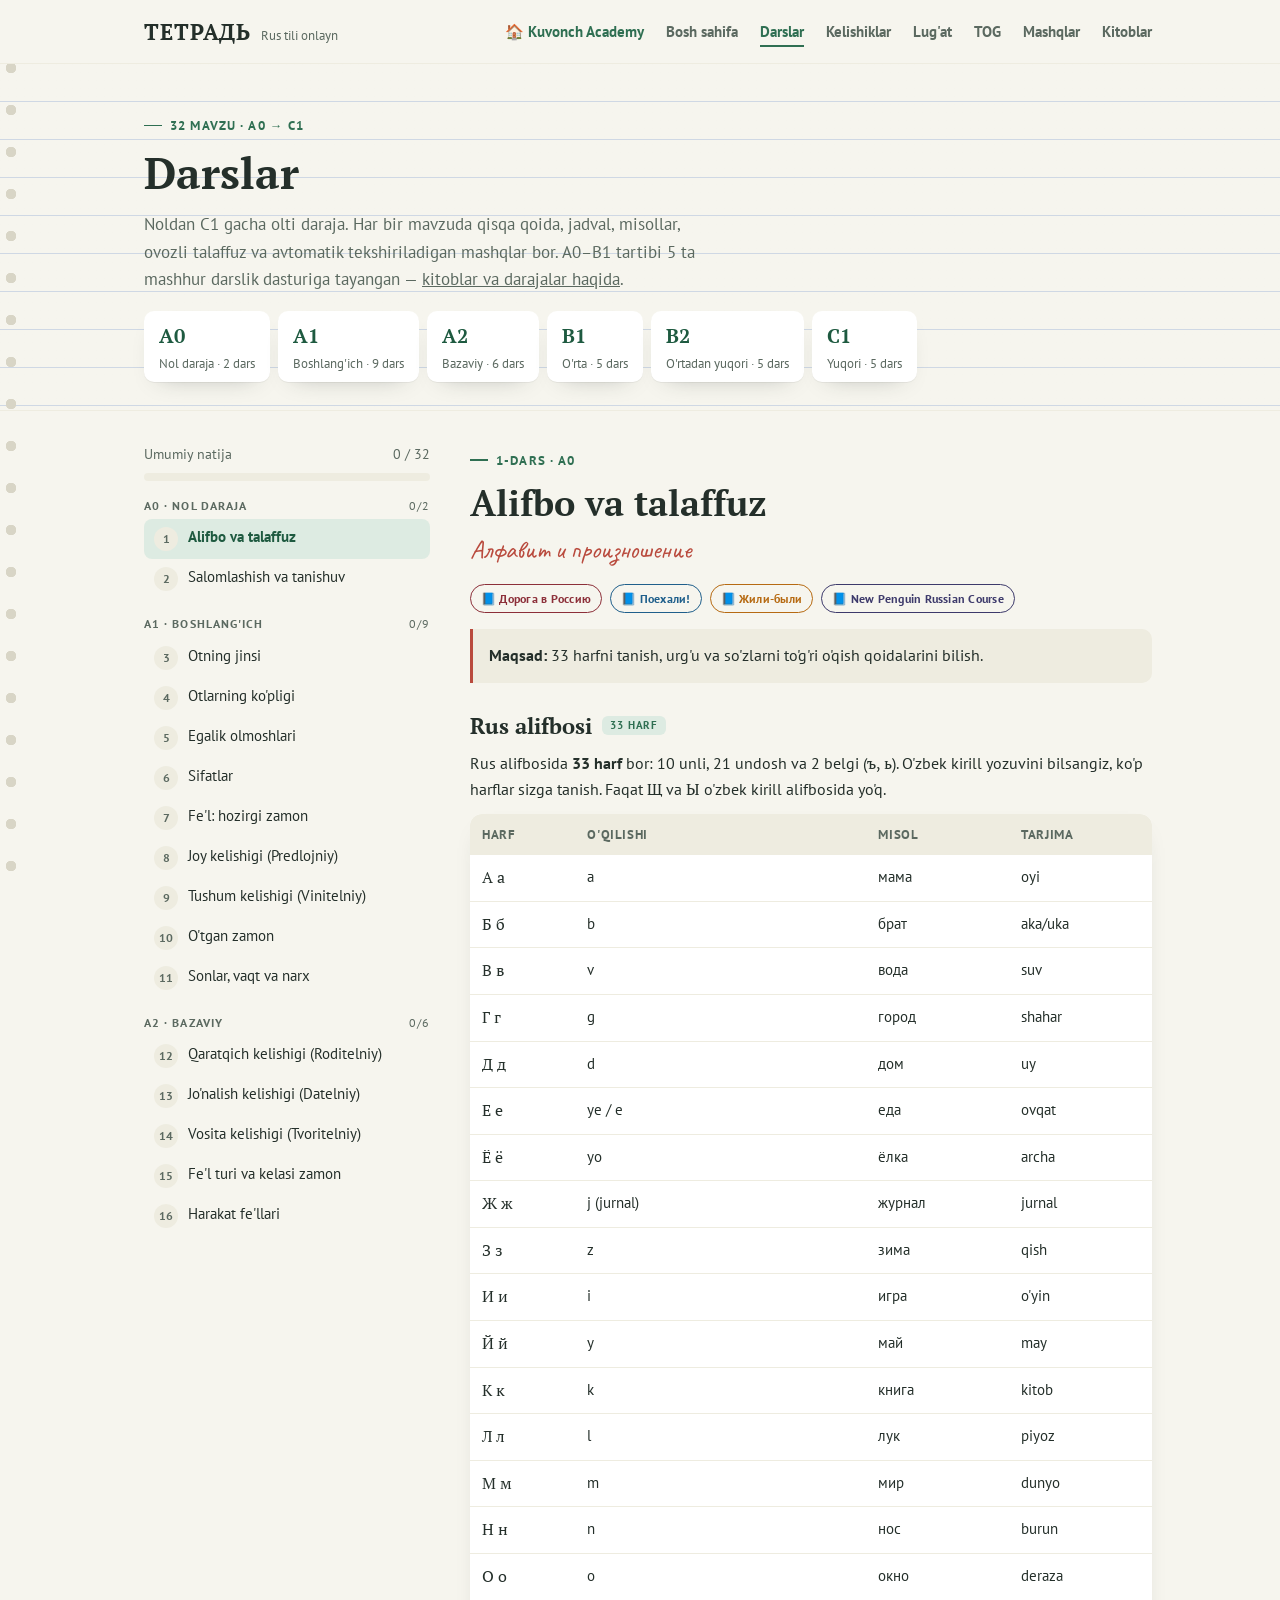
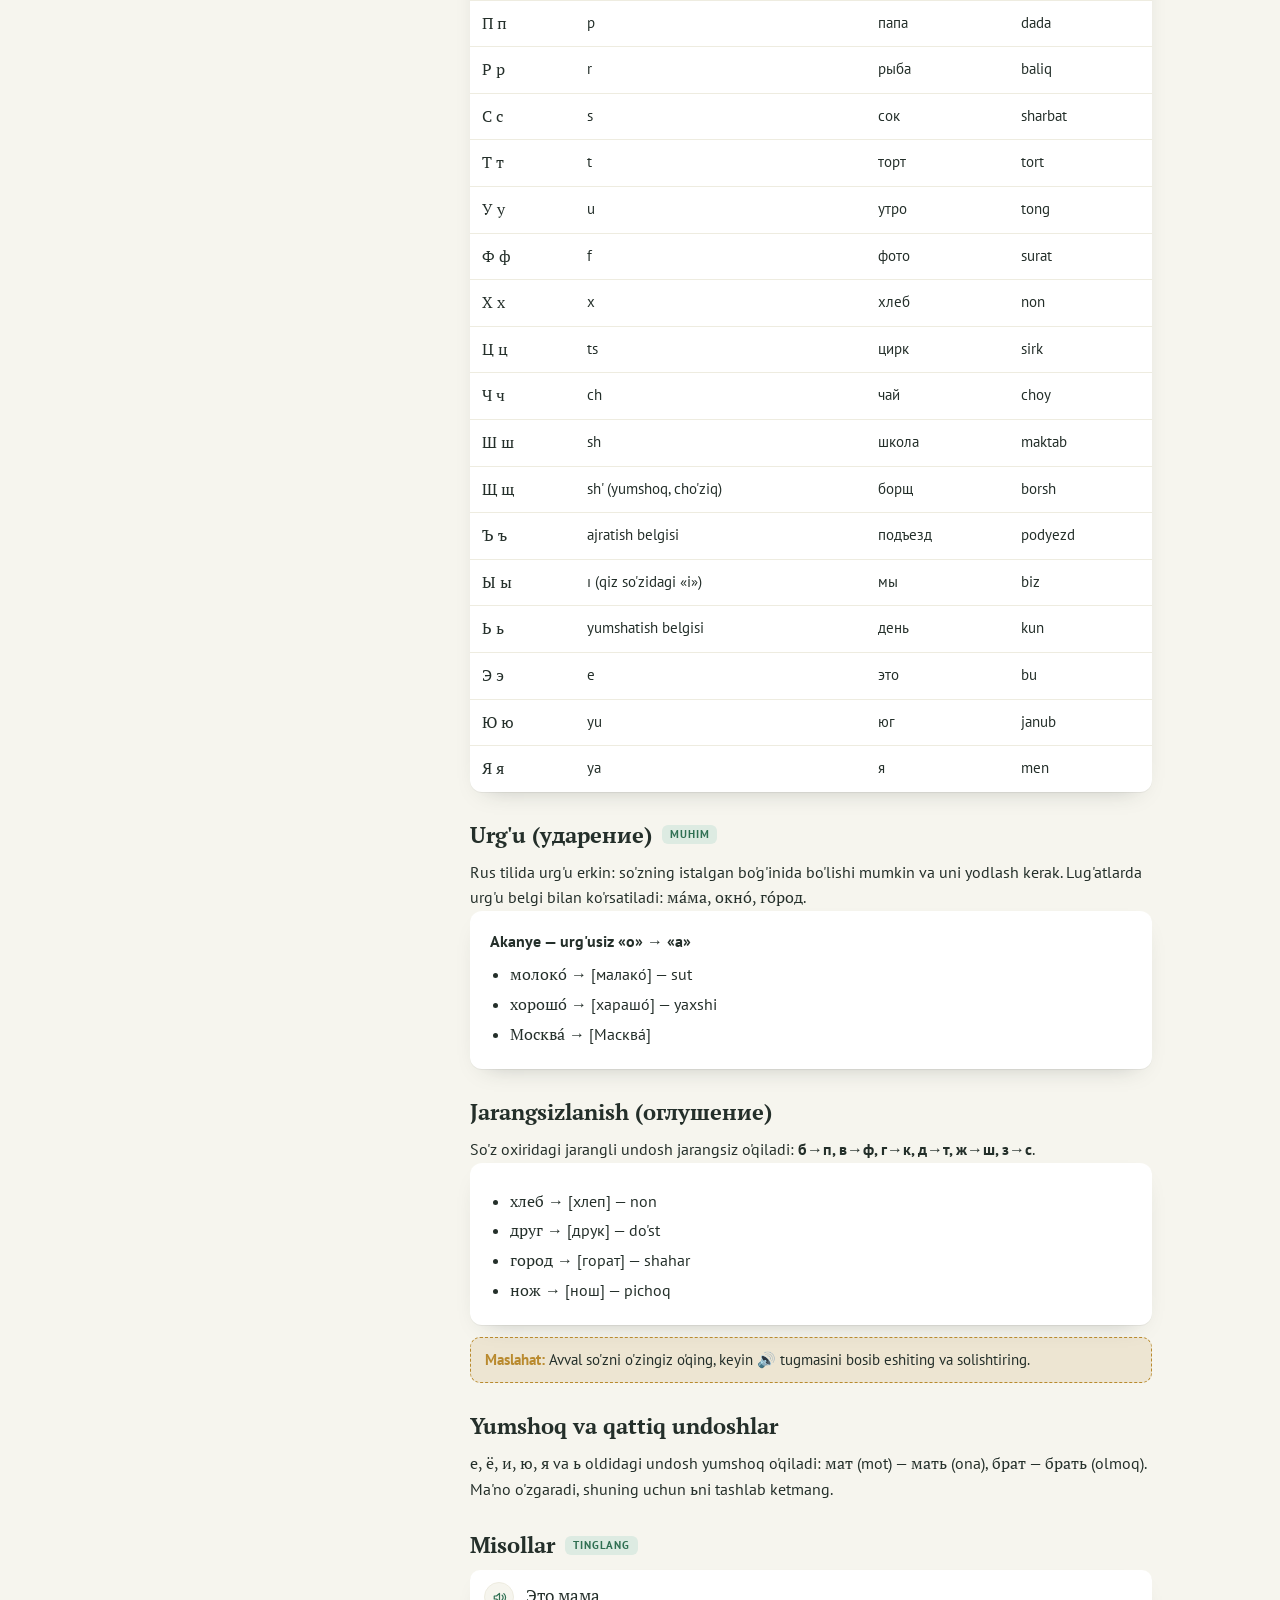
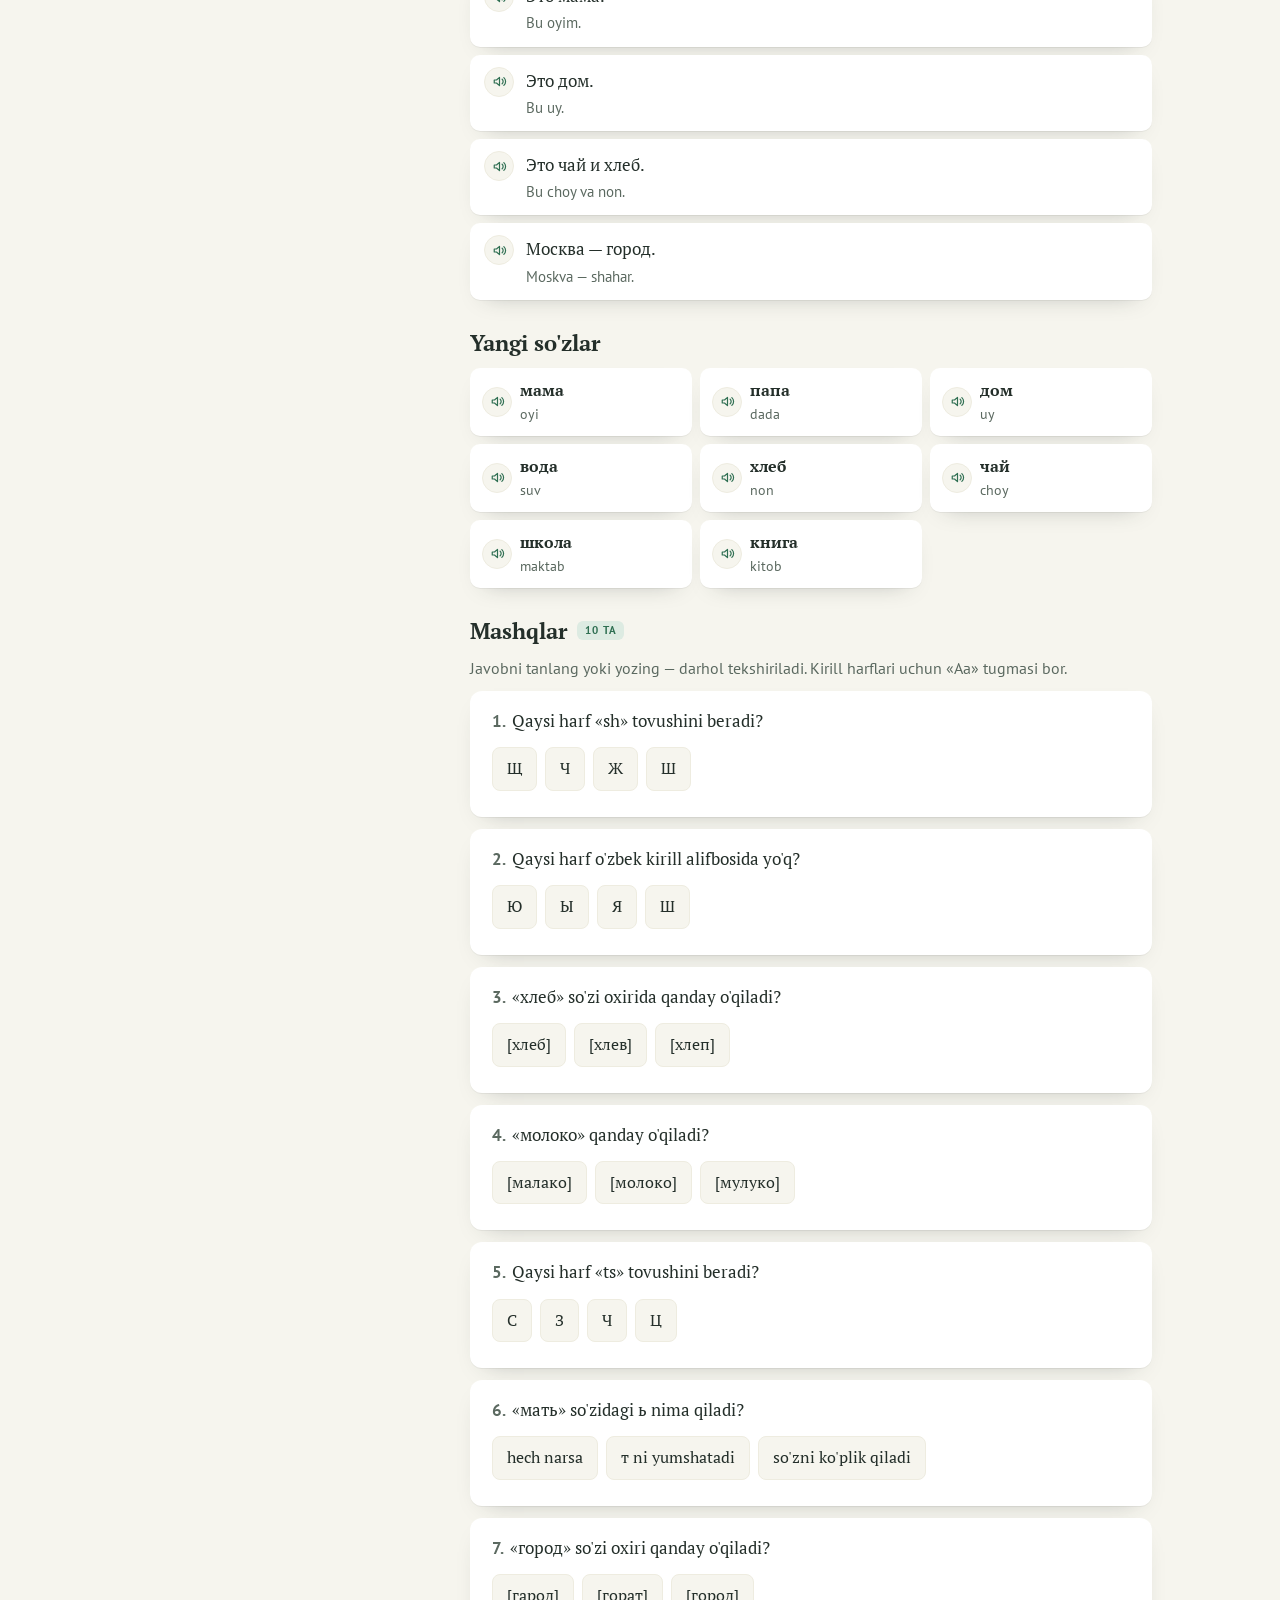
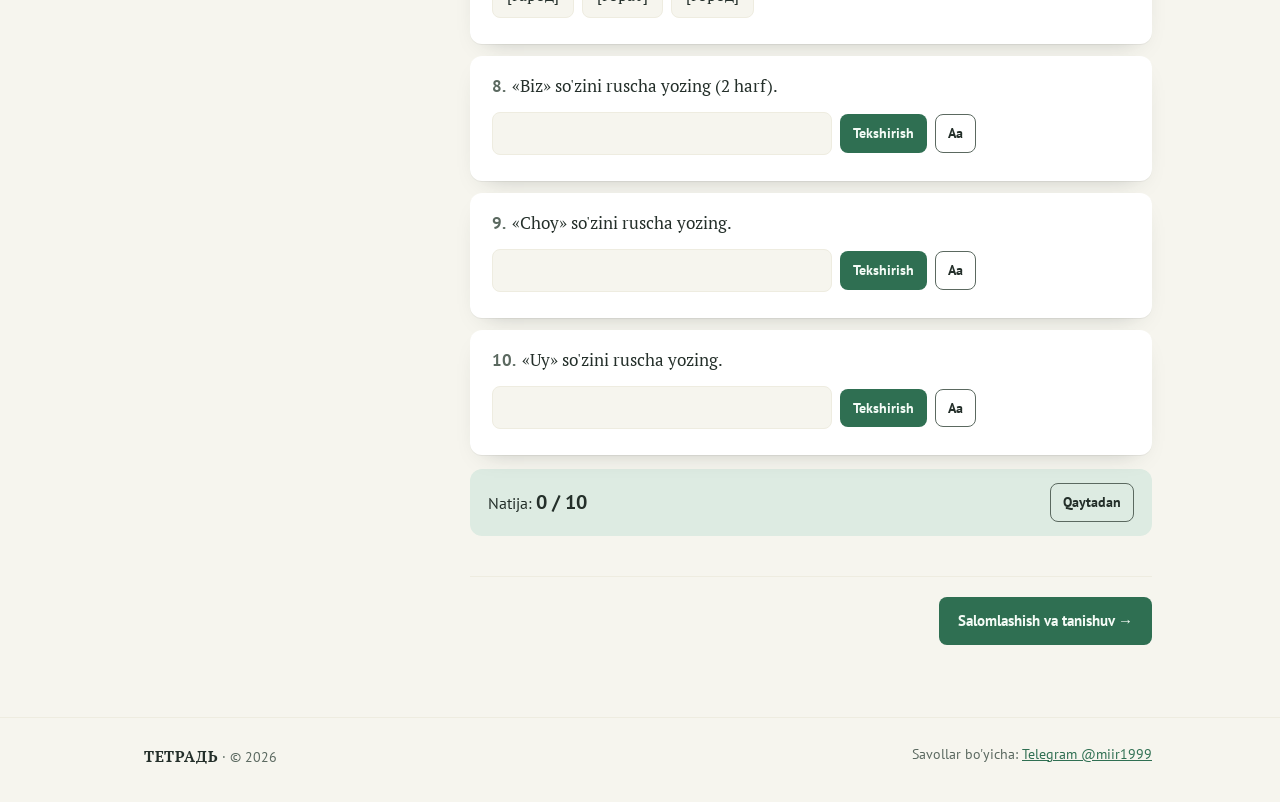
<file: darslar.html>
<!doctype html>
<html lang="uz">
<head>
<meta charset="utf-8">
<meta name="viewport" content="width=device-width,initial-scale=1">
<title>Darslar — ТЕТРАДЬ</title>
<meta name="description" content="Rus tili darslari: alifbodan qo'shma gaplargacha 18 ta mavzu, qoidalar, misollar, dialoglar va avtomatik tekshiriladigan mashqlar.">
<link rel="icon" href="data:image/svg+xml,%3Csvg xmlns='http://www.w3.org/2000/svg' viewBox='0 0 64 64'%3E%3Crect width='64' height='64' rx='14' fill='%232F6F52'/%3E%3Ctext x='32' y='45' font-family='Georgia,serif' font-size='38' font-weight='700' text-anchor='middle' fill='%23F4FBF6'%3EТ%3C/text%3E%3C/svg%3E">
<link rel="preconnect" href="https://fonts.googleapis.com">
<link rel="preconnect" href="https://fonts.gstatic.com" crossorigin>
<link rel="stylesheet" href="https://fonts.googleapis.com/css2?family=PT+Serif:ital,wght@0,400;0,700;1,400&family=PT+Sans:wght@400;700&family=Caveat:wght@600;700&display=swap">
<link rel="stylesheet" href="assets/tetrad.css">
</head>
<body>
<div class="binding" aria-hidden="true"></div>

<header class="site">
  <nav class="nav">
    <a class="brand" href="index.html"><span class="brand-mark">ТЕТРАДЬ</span><span class="brand-tag">Rus tili onlayn</span></a>
    <button class="menu-btn" type="button" aria-expanded="false" aria-controls="navLinks">Menyu</button>
    <ul class="nav-links" id="navLinks">
      <li><a href="https://kuvonch.uz/" class="ka-home" title="Kuvonch Academy — bosh sahifa">🏠 Kuvonch Academy</a></li>
      <li><a href="index.html">Bosh sahifa</a></li>
      <li><a href="darslar.html" aria-current="page">Darslar</a></li>
      <li><a href="padejlar.html">Kelishiklar</a></li>
      <li><a href="lugat.html">Lug'at</a></li>
      <li><a href="tog.html">TOG</a></li>
      <li><a href="mashqlar.html">Mashqlar</a></li>
      <li><a href="kitoblar.html">Kitoblar</a></li>
    </ul>
  </nav>
</header>

<main>
  <section class="page-head">
    <div class="wrap">
      <p class="eyebrow">32 mavzu · A0 → C1</p>
      <h1>Darslar</h1>
      <p class="lead">Noldan C1 gacha olti daraja. Har bir mavzuda qisqa qoida, jadval, misollar, ovozli talaffuz va avtomatik tekshiriladigan mashqlar bor. A0–B1 tartibi 5 ta mashhur darslik dasturiga tayangan — <a href="kitoblar.html">kitoblar va darajalar haqida</a>.</p>
      <div class="levels" id="levels" aria-label="Darajalar"></div>
    </div>
  </section>

  <div class="wrap">
    <div class="lessons">
      <aside class="toc collapsed" id="toc" aria-label="Mavzular">
        <button type="button" class="btn btn-ghost toc-toggle" id="tocToggle" aria-expanded="false"><span>Mavzular ro'yxati</span><span aria-hidden="true">▾</span></button>
        <div class="toc-body">
          <div style="display:flex;justify-content:space-between;font-size:14px" class="muted"><span>Umumiy natija</span><span id="progTxt">0 / 32</span></div>
          <div class="progress" aria-hidden="true"><i id="progBar"></i></div>
          <div id="tocList"></div>
        </div>
      </aside>
      <article class="lesson" id="lesson" aria-live="polite"></article>
    </div>
  </div>
</main>

<footer class="site">
  <div class="wrap">
    <span><span class="brand-mark" style="font-size:15px">ТЕТРАДЬ</span> · © <span id="year"></span></span>
    <span>Savollar bo'yicha: <a href="https://t.me/miir1999" target="_blank" rel="noopener">Telegram @miir1999</a></span>
  </div>
</footer>

<script src="assets/tetrad.js"></script>
<script src="assets/darslar-data.js"></script>
<script src="assets/darslar-yuqori.js"></script>
<script>
(function(){
  "use strict";
  var T = window.Tetrad, L = window.TETRAD_LESSONS, G = window.TETRAD_GROUPS, B = window.TETRAD_BOOKS;
  var progress = T.load('progress', {});
  var tocList = document.getElementById('tocList');
  var view = document.getElementById('lesson');
  var esc = T.esc;

  function renderToc(current){
    var html = '';
    var n = 0;
    G.forEach(function(g){
      var cnt = L.filter(function(l){ return l.g === g.id; }).length;
      var dn = L.filter(function(l){ return l.g === g.id && progress[l.id]; }).length;
      html += '<div class="toc-group" id="lv-' + g.id + '"><h4>' + esc(g.title) + ' <span style="float:right;font-weight:400">' + dn + '/' + cnt + '</span></h4><ol>';
      L.forEach(function(l){
        if (l.g !== g.id) return;
        n++;
        l.n = n;
        var done = progress[l.id] ? ' done' : '';
        html += '<li><a href="#' + l.id + '" class="' + done + '"' + (l.id === current ? ' aria-current="true"' : '') + '><span class="num">' + (progress[l.id] ? '✓' : n) + '</span><span>' + esc(l.title) + '</span></a></li>';
      });
      html += '</ol></div>';
    });
    tocList.innerHTML = html;
    var done = L.filter(function(l){ return progress[l.id]; }).length;
    document.getElementById('progTxt').textContent = done + ' / ' + L.length;
    document.getElementById('progBar').style.width = (done / L.length * 100) + '%';
  }

  function table(t){
    var h = '<div class="tbl-wrap"><table class="t">';
    if (t.head && t.head.some(function(x){ return x; })) h += '<thead><tr>' + t.head.map(function(x){ return '<th>' + x + '</th>'; }).join('') + '</tr></thead>';
    h += '<tbody>' + t.rows.map(function(r){
      return '<tr>' + r.map(function(c, i){
        var plain = !/[<]/.test(c) && /[а-яё]/i.test(c);
        return '<td' + (plain && i === 0 ? ' class="ru"' : '') + '>' + c + '</td>';
      }).join('') + '</tr>';
    }).join('') + '</tbody></table></div>';
    return h;
  }

  function render(id){
    var idx = 0;
    L.forEach(function(l, i){ if (l.id === id) idx = i; });
    var l = L[idx];
    renderToc(l.id);
    T.save('last', l.id);
    document.title = l.title + ' — Darslar — ТЕТРАДЬ';

    var h = '';
    h += '<p class="eyebrow">' + l.n + '-dars · ' + esc(l.level) + '</p>';
    h += '<h2>' + esc(l.title) + '</h2>';
    h += '<p class="ru-title">' + esc(l.ru) + '</p>';
    h += '<div class="meta">' + (l.books.length ? '' : '<span class="chip gold" title="Bu mavzu 5 ta asosiy darslik doirasidan yuqori">' + esc(l.level) + ' · qo\'shimcha mavzu</span>') + l.books.map(function(b){
      return '<a class="chip" href="kitoblar.html#' + b + '" style="color:' + B[b].color + ';border-color:' + B[b].color + '" title="Bu mavzu shu kitobda ham bor">📘 ' + esc(B[b].short) + '</a>';
    }).join('') + '</div>';
    h += '<p class="goal"><b>Maqsad:</b> ' + esc(l.goal) + '</p>';

    l.blocks.forEach(function(b){
      h += '<section class="block"><h3>' + esc(b.h) + (b.tag ? ' <span class="tag">' + esc(b.tag) + '</span>' : '') + '</h3>';
      if (b.html) h += b.html;
      if (b.table) h += table(b.table);
      if (b.note) h += '<p class="note">' + b.note + '</p>';
      h += '</section>';
    });

    if (l.examples){
      h += '<section class="block"><h3>Misollar <span class="tag">tinglang</span></h3><ul class="examples">' + l.examples.map(function(e){
        return '<li>' + T.sayBtn(e[0]) + '<div class="txt"><div class="r">' + esc(e[0]) + '</div><div class="u">' + esc(e[1]) + '</div></div></li>';
      }).join('') + '</ul></section>';
    }
    if (l.dialog){
      h += '<section class="block"><h3>Dialog</h3><div class="dialog">' + l.dialog.map(function(d){
        return '<div class="line ' + (d[0] === 'A' ? 'a' : 'b') + '"><span class="who">' + d[0] + '</span><div><div class="ru" style="font-size:17px">' + esc(d[1]) + '</div><div class="muted" style="font-size:14.5px">' + esc(d[2]) + '</div></div>' + T.sayBtn(d[1]) + '</div>';
      }).join('') + '</div><p style="margin-top:10px"><button type="button" class="btn btn-ghost btn-sm" id="playDlg">▶ Dialogni to\'liq tinglash</button></p></section>';
    }
    if (l.words){
      h += '<section class="block"><h3>Yangi so\'zlar</h3><div class="words">' + l.words.map(function(w){
        return '<div class="w">' + T.sayBtn(w[0]) + '<div><div class="r">' + esc(w[0]) + '</div><div class="u">' + esc(w[1]) + '</div></div></div>';
      }).join('') + '</div></section>';
    }

    var prevScore = progress[l.id];
    h += '<section class="block" id="mashq"><h3>Mashqlar <span class="tag">' + l.tasks.length + ' ta</span></h3>' +
         (prevScore ? '<p class="muted" style="margin-bottom:10px">Oldingi natijangiz: <b>' + prevScore.ok + ' / ' + prevScore.total + '</b></p>' : '<p class="muted" style="margin-bottom:10px">Javobni tanlang yoki yozing — darhol tekshiriladi. Kirill harflari uchun «Аа» tugmasi bor.</p>') +
         '<div id="tasks"></div></section>';

    var prev = L[idx - 1], next = L[idx + 1];
    h += '<nav class="pager" aria-label="Darslar bo\'ylab">' +
         (prev ? '<a class="btn btn-ghost" href="#' + prev.id + '">← ' + esc(prev.title) + '</a>' : '<span></span>') +
         (next ? '<a class="btn btn-primary" href="#' + next.id + '">' + esc(next.title) + ' →</a>' : '<a class="btn btn-primary" href="mashqlar.html">Yakuniy test →</a>') +
         '</nav>';

    view.innerHTML = h;

    T.renderExercises(document.getElementById('tasks'), l.tasks, {
      onScore: function(ok, total){
        var best = progress[l.id];
        if (!best || ok >= best.ok){ progress[l.id] = {ok:ok, total:total}; T.save('progress', progress); }
        renderToc(l.id);
        T.toast(ok + ' / ' + total + ' — natija saqlandi');
      }
    });

    var pd = document.getElementById('playDlg');
    if (pd) pd.addEventListener('click', function(){ T.speak(l.dialog.map(function(d){ return d[1]; }).join(' … ')); });
  }

  document.getElementById('levels').innerHTML = G.map(function(g){
    var first = L.filter(function(l){ return l.g === g.id; })[0];
    var cnt = L.filter(function(l){ return l.g === g.id; }).length;
    return first ? '<a class="lv" href="#' + first.id + '" title="' + esc(g.desc) + '"><b>' + esc(g.level) + '</b><span>' + esc(g.title.split('· ')[1] || '') + ' · ' + cnt + ' dars</span></a>' : '';
  }).join('');

  function route(){
    var id = location.hash.replace('#','');
    var exists = L.some(function(l){ return l.id === id; });
    if (!exists) id = T.load('last', L[0].id);
    if (!L.some(function(l){ return l.id === id; })) id = L[0].id;
    render(id);
    var toc = document.getElementById('toc');
    if (window.innerWidth <= 900 && location.hash){
      toc.classList.add('collapsed');
      document.getElementById('tocToggle').setAttribute('aria-expanded','false');
      view.scrollIntoView({block:'start'});
    } else if (location.hash) {
      window.scrollTo(0, 0);
    }
  }

  document.getElementById('tocToggle').addEventListener('click', function(){
    var toc = document.getElementById('toc');
    var c = toc.classList.toggle('collapsed');
    this.setAttribute('aria-expanded', c ? 'false' : 'true');
  });

  window.addEventListener('hashchange', route);
  route();
})();
</script>
</body>
</html>
</file>
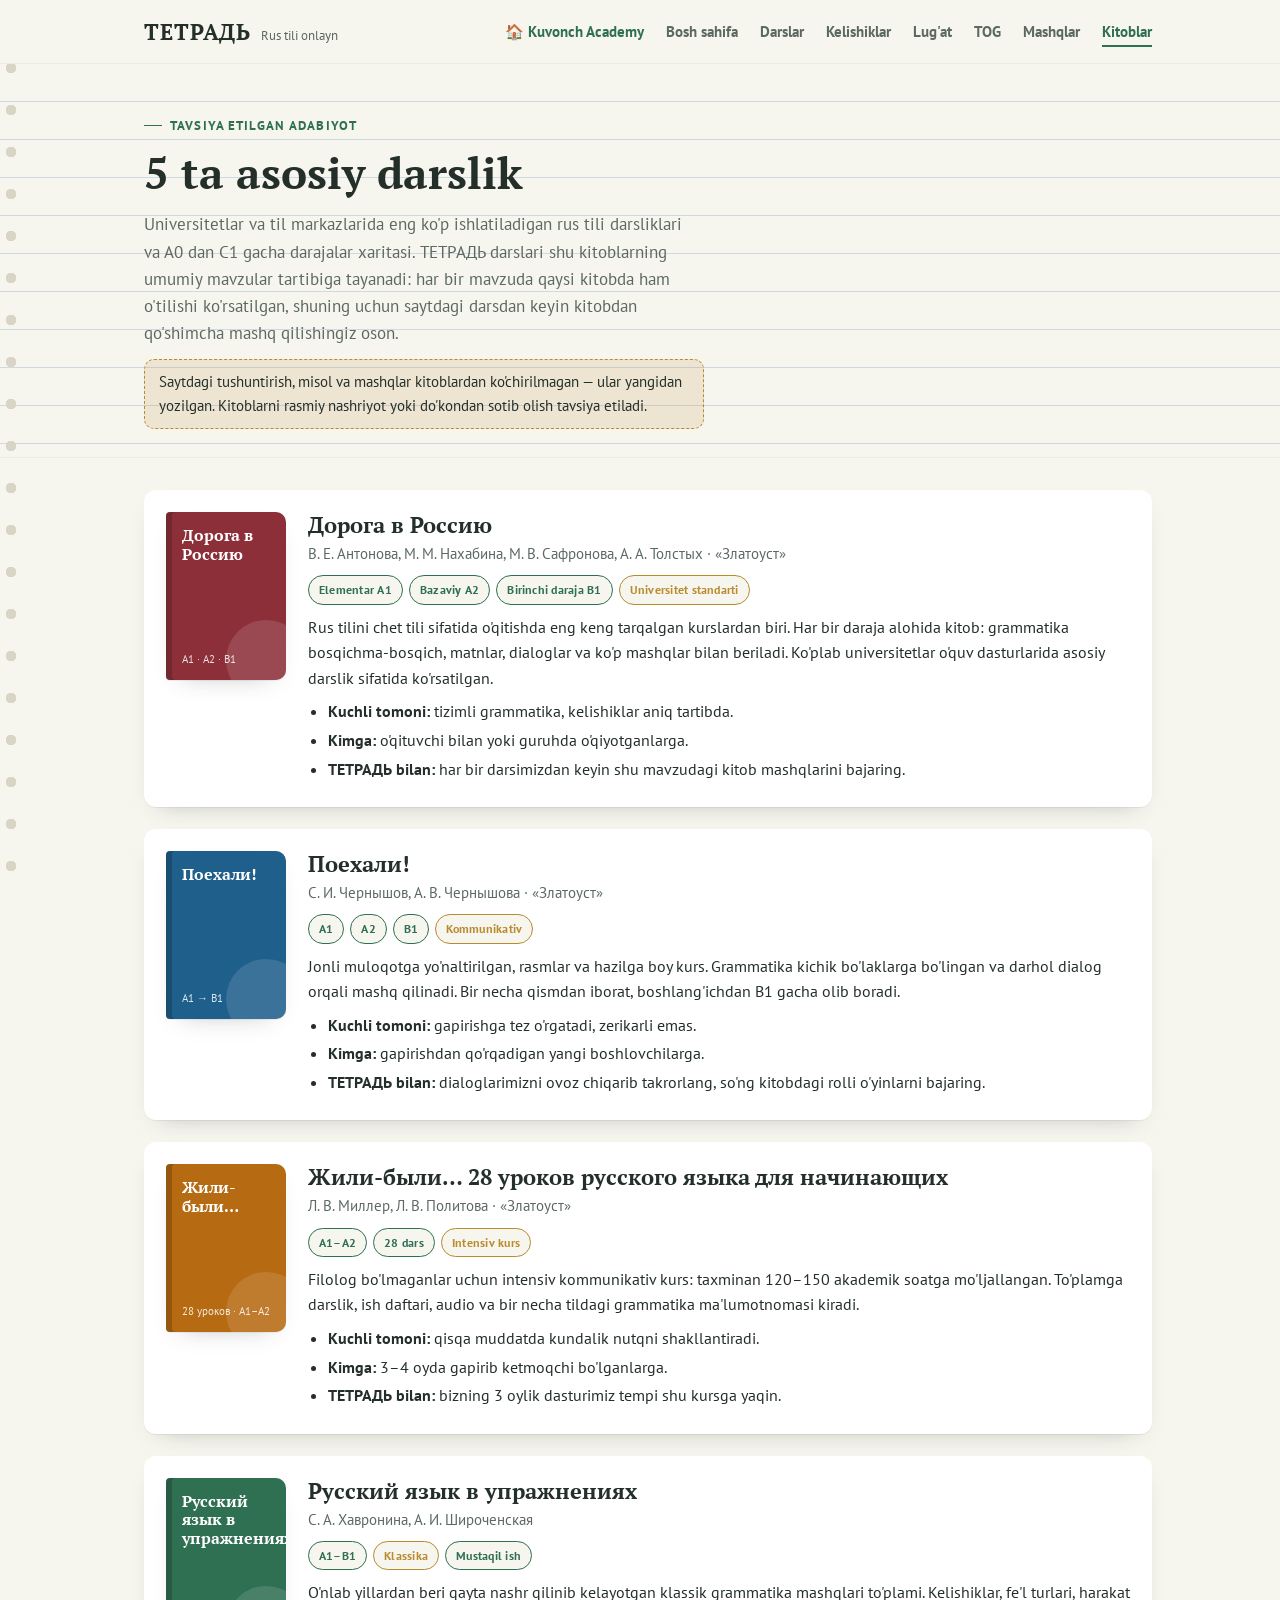
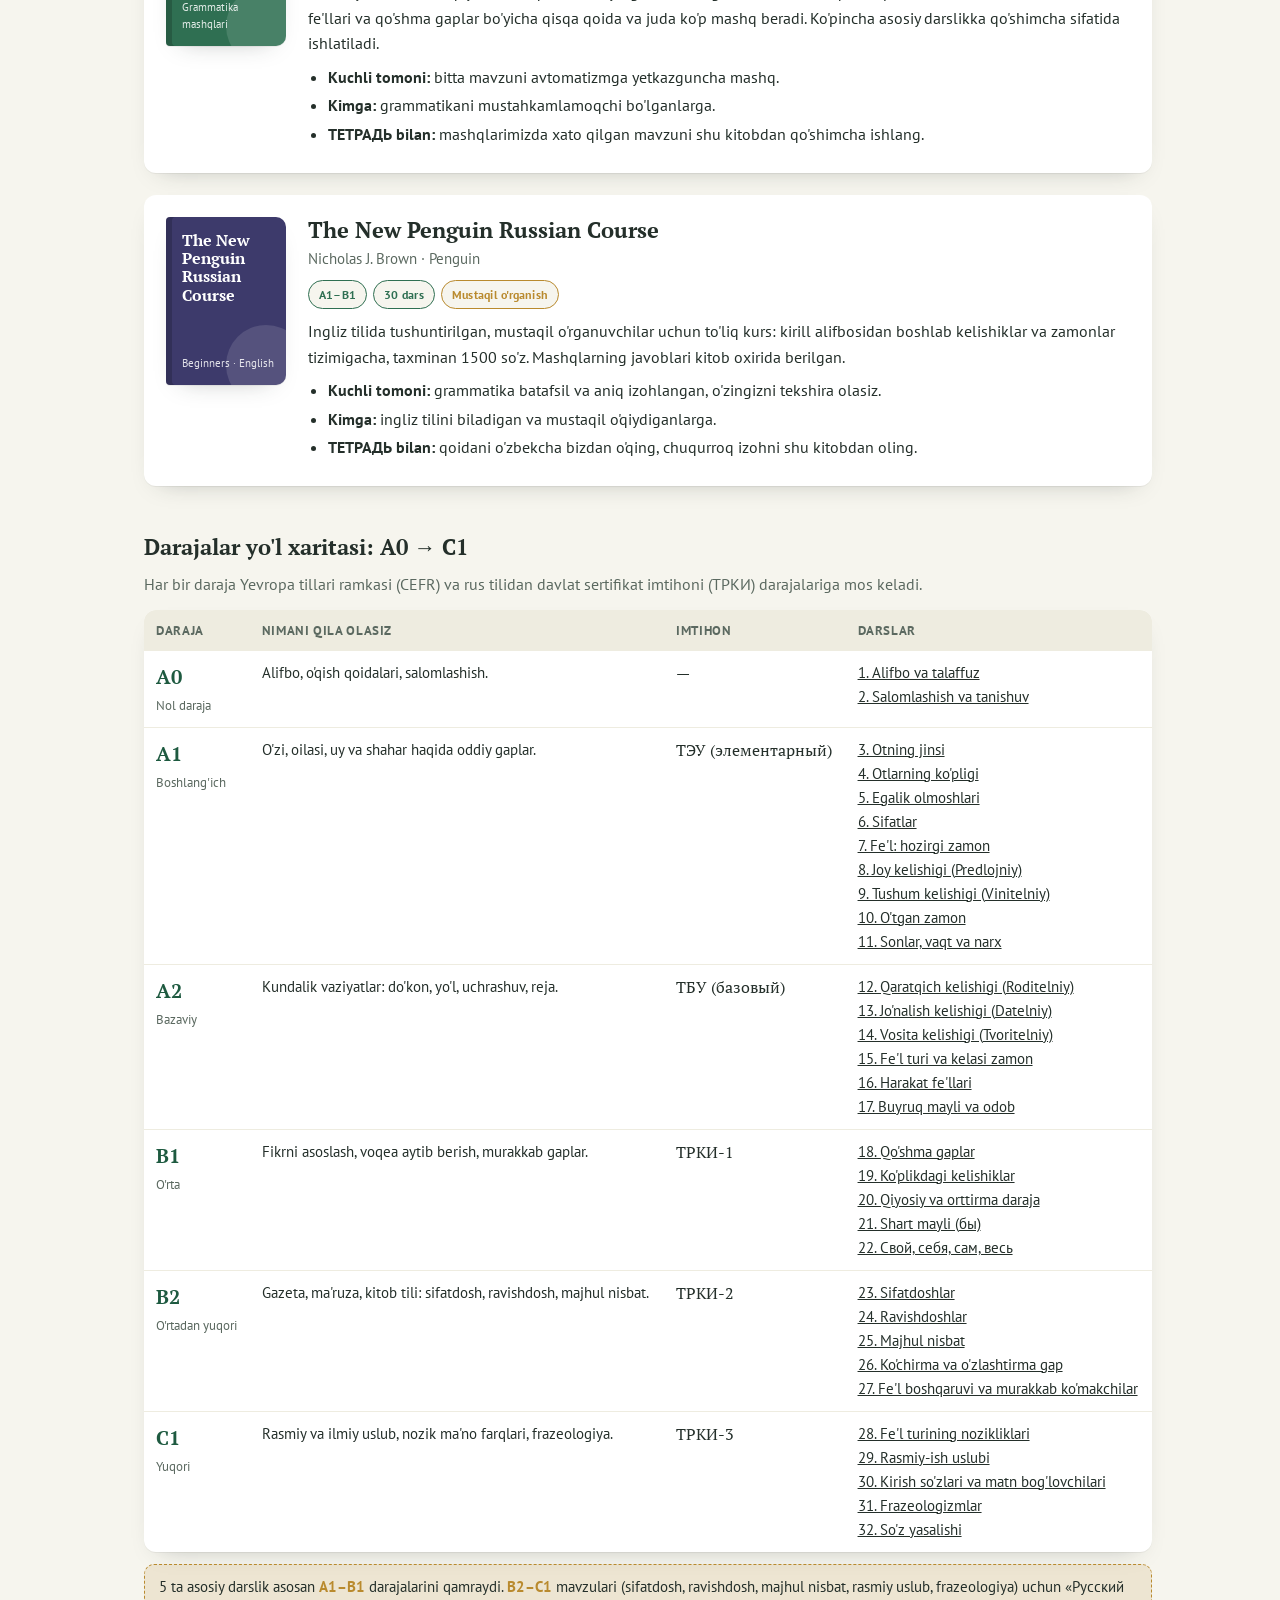
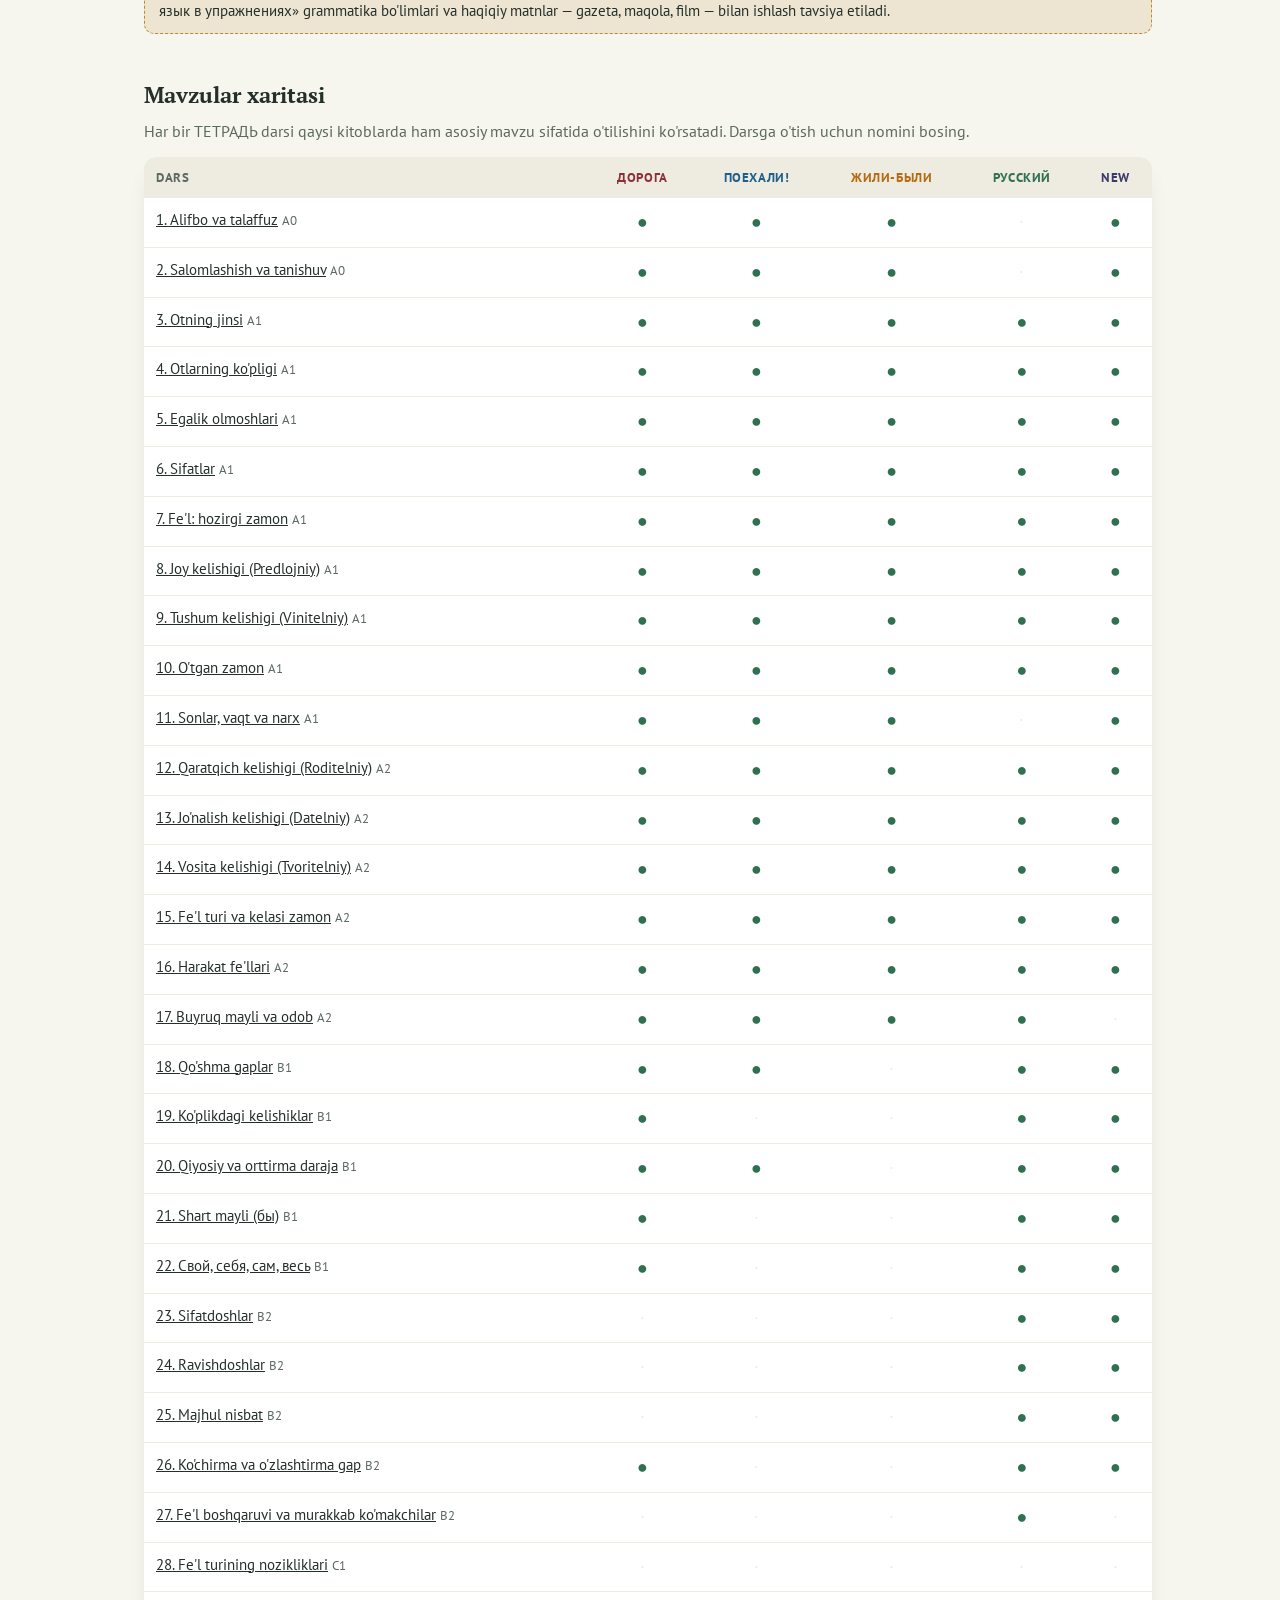
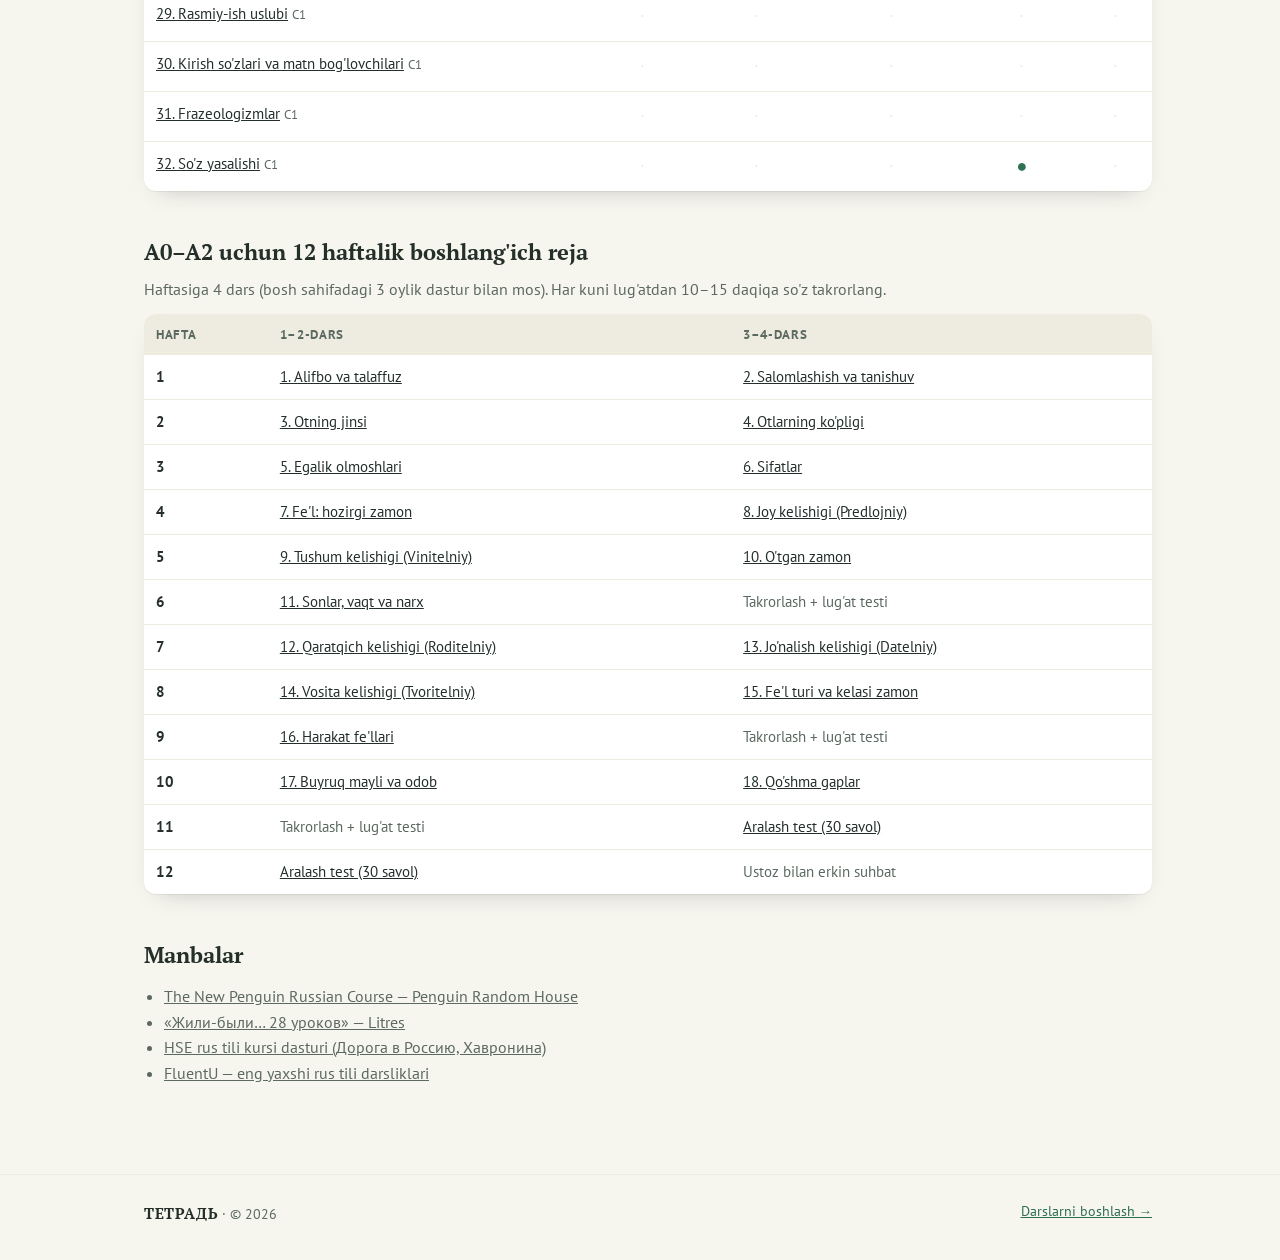
<file: kitoblar.html>
<!doctype html>
<html lang="uz">
<head>
<meta charset="utf-8">
<meta name="viewport" content="width=device-width,initial-scale=1">
<title>Kitoblar — ТЕТРАДЬ</title>
<meta name="description" content="Rus tilini o'rganish uchun eng ko'p tavsiya qilinadigan 5 ta darslik: Дорога в Россию, Поехали!, Жили-были, Русский язык в упражнениях, The New Penguin Russian Course.">
<link rel="icon" href="data:image/svg+xml,%3Csvg xmlns='http://www.w3.org/2000/svg' viewBox='0 0 64 64'%3E%3Crect width='64' height='64' rx='14' fill='%232F6F52'/%3E%3Ctext x='32' y='45' font-family='Georgia,serif' font-size='38' font-weight='700' text-anchor='middle' fill='%23F4FBF6'%3EТ%3C/text%3E%3C/svg%3E">
<link rel="preconnect" href="https://fonts.googleapis.com">
<link rel="preconnect" href="https://fonts.gstatic.com" crossorigin>
<link rel="stylesheet" href="https://fonts.googleapis.com/css2?family=PT+Serif:ital,wght@0,400;0,700;1,400&family=PT+Sans:wght@400;700&family=Caveat:wght@600;700&display=swap">
<link rel="stylesheet" href="assets/tetrad.css">
</head>
<body>
<div class="binding" aria-hidden="true"></div>

<header class="site">
  <nav class="nav">
    <a class="brand" href="index.html"><span class="brand-mark">ТЕТРАДЬ</span><span class="brand-tag">Rus tili onlayn</span></a>
    <button class="menu-btn" type="button" aria-expanded="false" aria-controls="navLinks">Menyu</button>
    <ul class="nav-links" id="navLinks">
      <li><a href="https://kuvonch.uz/" class="ka-home" title="Kuvonch Academy — bosh sahifa">🏠 Kuvonch Academy</a></li>
      <li><a href="index.html">Bosh sahifa</a></li>
      <li><a href="darslar.html">Darslar</a></li>
      <li><a href="padejlar.html">Kelishiklar</a></li>
      <li><a href="lugat.html">Lug'at</a></li>
      <li><a href="tog.html">TOG</a></li>
      <li><a href="mashqlar.html">Mashqlar</a></li>
      <li><a href="kitoblar.html" aria-current="page">Kitoblar</a></li>
    </ul>
  </nav>
</header>

<main>
  <section class="page-head">
    <div class="wrap">
      <p class="eyebrow">Tavsiya etilgan adabiyot</p>
      <h1>5 ta asosiy darslik</h1>
      <p class="lead">Universitetlar va til markazlarida eng ko'p ishlatiladigan rus tili darsliklari va A0 dan C1 gacha darajalar xaritasi. ТЕТРАДЬ darslari shu kitoblarning umumiy mavzular tartibiga tayanadi: har bir mavzuda qaysi kitobda ham o'tilishi ko'rsatilgan, shuning uchun saytdagi darsdan keyin kitobdan qo'shimcha mashq qilishingiz oson.</p>
      <p class="note" style="max-width:70ch">Saytdagi tushuntirish, misol va mashqlar kitoblardan ko'chirilmagan — ular yangidan yozilgan. Kitoblarni rasmiy nashriyot yoki do'kondan sotib olish tavsiya etiladi.</p>
    </div>
  </section>

  <div class="wrap" style="padding-top:32px;padding-bottom:72px">
    <div class="grid" style="gap:22px">

      <article class="card book" id="DR">
        <div class="cover" style="background:#8C2F39"><span class="ct">Дорога в Россию</span><span class="ca">A1 · A2 · B1</span></div>
        <div>
          <h3>Дорога в Россию</h3>
          <p class="au">В. Е. Антонова, М. М. Нахабина, М. В. Сафронова, А. А. Толстых · «Златоуст»</p>
          <div class="tags"><span class="chip">Elementar A1</span><span class="chip">Bazaviy A2</span><span class="chip">Birinchi daraja B1</span><span class="chip gold">Universitet standarti</span></div>
          <p>Rus tilini chet tili sifatida o'qitishda eng keng tarqalgan kurslardan biri. Har bir daraja alohida kitob: grammatika bosqichma-bosqich, matnlar, dialoglar va ko'p mashqlar bilan beriladi. Ko'plab universitetlar o'quv dasturlarida asosiy darslik sifatida ko'rsatilgan.</p>
          <ul><li><b>Kuchli tomoni:</b> tizimli grammatika, kelishiklar aniq tartibda.</li><li><b>Kimga:</b> o'qituvchi bilan yoki guruhda o'qiyotganlarga.</li><li><b>ТЕТРАДЬ bilan:</b> har bir darsimizdan keyin shu mavzudagi kitob mashqlarini bajaring.</li></ul>
        </div>
      </article>

      <article class="card book" id="PO">
        <div class="cover" style="background:#1F5F8B"><span class="ct">Поехали!</span><span class="ca">A1 → B1</span></div>
        <div>
          <h3>Поехали!</h3>
          <p class="au">С. И. Чернышов, А. В. Чернышова · «Златоуст»</p>
          <div class="tags"><span class="chip">A1</span><span class="chip">A2</span><span class="chip">B1</span><span class="chip gold">Kommunikativ</span></div>
          <p>Jonli muloqotga yo'naltirilgan, rasmlar va hazilga boy kurs. Grammatika kichik bo'laklarga bo'lingan va darhol dialog orqali mashq qilinadi. Bir necha qismdan iborat, boshlang'ichdan B1 gacha olib boradi.</p>
          <ul><li><b>Kuchli tomoni:</b> gapirishga tez o'rgatadi, zerikarli emas.</li><li><b>Kimga:</b> gapirishdan qo'rqadigan yangi boshlovchilarga.</li><li><b>ТЕТРАДЬ bilan:</b> dialoglarimizni ovoz chiqarib takrorlang, so'ng kitobdagi rolli o'yinlarni bajaring.</li></ul>
        </div>
      </article>

      <article class="card book" id="ZB">
        <div class="cover" style="background:#B66A12"><span class="ct">Жили-были…</span><span class="ca">28 уроков · A1–A2</span></div>
        <div>
          <h3>Жили-были… 28 уроков русского языка для начинающих</h3>
          <p class="au">Л. В. Миллер, Л. В. Политова · «Златоуст»</p>
          <div class="tags"><span class="chip">A1–A2</span><span class="chip">28 dars</span><span class="chip gold">Intensiv kurs</span></div>
          <p>Filolog bo'lmaganlar uchun intensiv kommunikativ kurs: taxminan 120–150 akademik soatga mo'ljallangan. To'plamga darslik, ish daftari, audio va bir necha tildagi grammatika ma'lumotnomasi kiradi.</p>
          <ul><li><b>Kuchli tomoni:</b> qisqa muddatda kundalik nutqni shakllantiradi.</li><li><b>Kimga:</b> 3–4 oyda gapirib ketmoqchi bo'lganlarga.</li><li><b>ТЕТРАДЬ bilan:</b> bizning 3 oylik dasturimiz tempi shu kursga yaqin.</li></ul>
        </div>
      </article>

      <article class="card book" id="RU">
        <div class="cover" style="background:#2F6F52"><span class="ct">Русский язык в упражнениях</span><span class="ca">Grammatika mashqlari</span></div>
        <div>
          <h3>Русский язык в упражнениях</h3>
          <p class="au">С. А. Хавронина, А. И. Широченская</p>
          <div class="tags"><span class="chip">A1–B1</span><span class="chip gold">Klassika</span><span class="chip">Mustaqil ish</span></div>
          <p>O'nlab yillardan beri qayta nashr qilinib kelayotgan klassik grammatika mashqlari to'plami. Kelishiklar, fe'l turlari, harakat fe'llari va qo'shma gaplar bo'yicha qisqa qoida va juda ko'p mashq beradi. Ko'pincha asosiy darslikka qo'shimcha sifatida ishlatiladi.</p>
          <ul><li><b>Kuchli tomoni:</b> bitta mavzuni avtomatizmga yetkazguncha mashq.</li><li><b>Kimga:</b> grammatikani mustahkamlamoqchi bo'lganlarga.</li><li><b>ТЕТРАДЬ bilan:</b> mashqlarimizda xato qilgan mavzuni shu kitobdan qo'shimcha ishlang.</li></ul>
        </div>
      </article>

      <article class="card book" id="NP">
        <div class="cover" style="background:#3D3A6B"><span class="ct">The New Penguin Russian Course</span><span class="ca">Beginners · English</span></div>
        <div>
          <h3>The New Penguin Russian Course</h3>
          <p class="au">Nicholas J. Brown · Penguin</p>
          <div class="tags"><span class="chip">A1–B1</span><span class="chip">30 dars</span><span class="chip gold">Mustaqil o'rganish</span></div>
          <p>Ingliz tilida tushuntirilgan, mustaqil o'rganuvchilar uchun to'liq kurs: kirill alifbosidan boshlab kelishiklar va zamonlar tizimigacha, taxminan 1500 so'z. Mashqlarning javoblari kitob oxirida berilgan.</p>
          <ul><li><b>Kuchli tomoni:</b> grammatika batafsil va aniq izohlangan, o'zingizni tekshira olasiz.</li><li><b>Kimga:</b> ingliz tilini biladigan va mustaqil o'qiydiganlarga.</li><li><b>ТЕТРАДЬ bilan:</b> qoidani o'zbekcha bizdan o'qing, chuqurroq izohni shu kitobdan oling.</li></ul>
        </div>
      </article>
    </div>

    <section class="block" style="margin-top:48px">
      <h3>Darajalar yo'l xaritasi: A0 → C1</h3>
      <p class="muted">Har bir daraja Yevropa tillari ramkasi (CEFR) va rus tilidan davlat sertifikat imtihoni (ТРКИ) darajalariga mos keladi.</p>
      <div class="tbl-wrap"><table class="t roadmap" id="roadmap"></table></div>
      <p class="note">5 ta asosiy darslik asosan <b>A1–B1</b> darajalarini qamraydi. <b>B2–C1</b> mavzulari (sifatdosh, ravishdosh, majhul nisbat, rasmiy uslub, frazeologiya) uchun «Русский язык в упражнениях» grammatika bo'limlari va haqiqiy matnlar — gazeta, maqola, film — bilan ishlash tavsiya etiladi.</p>
    </section>

    <section class="block" style="margin-top:48px">
      <h3>Mavzular xaritasi</h3>
      <p class="muted">Har bir ТЕТРАДЬ darsi qaysi kitoblarda ham asosiy mavzu sifatida o'tilishini ko'rsatadi. Darsga o'tish uchun nomini bosing.</p>
      <div class="tbl-wrap"><table class="t matrix" id="matrix"></table></div>
    </section>

    <section class="block" style="margin-top:48px">
      <h3>A0–A2 uchun 12 haftalik boshlang'ich reja</h3>
      <p class="muted">Haftasiga 4 dars (bosh sahifadagi 3 oylik dastur bilan mos). Har kuni lug'atdan 10–15 daqiqa so'z takrorlang.</p>
      <div class="tbl-wrap"><table class="t" id="plan"></table></div>
    </section>

    <section class="block" style="margin-top:48px">
      <h3>Manbalar</h3>
      <ul class="muted" style="padding-left:20px">
        <li><a href="https://penguinrandomhouse.ca/books/267665/the-new-penguin-russian-course-by-nicholas-j-brown/9780140120417" target="_blank" rel="noopener">The New Penguin Russian Course — Penguin Random House</a></li>
        <li><a href="https://litres.com/book/l-v-miller/zhili-byli-28-urokov-russkogo-yazyka-dlya-nachinauschih-kniga-d-9188821/" target="_blank" rel="noopener">«Жили-были… 28 уроков» — Litres</a></li>
        <li><a href="https://hse.ru/edu/courses/412654605" target="_blank" rel="noopener">HSE rus tili kursi dasturi (Дорога в Россию, Хавронина)</a></li>
        <li><a href="https://www.fluentu.com/blog/russian/best-russian-textbooks/" target="_blank" rel="noopener">FluentU — eng yaxshi rus tili darsliklari</a></li>
      </ul>
    </section>
  </div>
</main>

<footer class="site">
  <div class="wrap">
    <span><span class="brand-mark" style="font-size:15px">ТЕТРАДЬ</span> · © <span id="year"></span></span>
    <span><a href="darslar.html">Darslarni boshlash →</a></span>
  </div>
</footer>

<script src="assets/tetrad.js"></script>
<script src="assets/darslar-data.js"></script>
<script src="assets/darslar-yuqori.js"></script>
<script>
(function(){
  "use strict";
  var L = window.TETRAD_LESSONS, B = window.TETRAD_BOOKS, esc = window.Tetrad.esc;
  var keys = Object.keys(B);
  var h = '<thead><tr><th>Dars</th>' + keys.map(function(k){ return '<th title="' + esc(B[k].short) + '" style="text-align:center"><a href="#' + k + '" style="text-decoration:none;color:' + B[k].color + '">' + esc(B[k].short.split(' ')[0]) + '</a></th>'; }).join('') + '</tr></thead><tbody>';
  L.forEach(function(l, i){
    h += '<tr><td><a href="darslar.html#' + l.id + '">' + (i + 1) + '. ' + esc(l.title) + '</a> <span class="muted" style="font-size:13px">' + esc(l.level) + '</span></td>' +
      keys.map(function(k){ var y = l.books.indexOf(k) >= 0; return '<td class="c ' + (y ? 'y' : 'n') + '">' + (y ? '●' : '·') + '</td>'; }).join('') + '</tr>';
  });
  document.getElementById('matrix').innerHTML = h + '</tbody>';

  var G = window.TETRAD_GROUPS;
  document.getElementById('roadmap').innerHTML = '<thead><tr><th>Daraja</th><th>Nimani qila olasiz</th><th>Imtihon</th><th>Darslar</th></tr></thead><tbody>' +
    G.map(function(g){
      var ls = L.filter(function(l){ return l.g === g.id; });
      return '<tr><td><b class="lvl">' + esc(g.level) + '</b><br><span class="muted" style="font-size:13px">' + esc(g.title.split('· ')[1] || '') + '</span></td><td>' + esc(g.desc) + '</td><td class="ru">' + esc(g.torfl) + '</td><td>' +
        ls.map(function(l){ return '<a href="darslar.html#' + l.id + '">' + (L.indexOf(l) + 1) + '. ' + esc(l.title) + '</a>'; }).join('<br>') + '</td></tr>';
    }).join('') + '</tbody>';

  var plan = [
    ['1','alifbo','tanishuv'], ['2','jins','koplik'], ['3','egalik','sifat'], ['4','fel','predlojniy'],
    ['5','vinitelniy','otgan'], ['6','sonlar','takror'], ['7','roditelniy','datelniy'], ['8','tvoritelniy','kelasi'],
    ['9','harakat','takror'], ['10','buyruq','murakkab'], ['11','takror','test'], ['12','test','suhbat']
  ];
  var byId = {}; L.forEach(function(l, i){ byId[l.id] = (i + 1) + '. ' + l.title; });
  function cell(id){
    if (id === 'takror') return '<span class="muted">Takrorlash + lug\'at testi</span>';
    if (id === 'test') return '<a href="mashqlar.html">Aralash test (30 savol)</a>';
    if (id === 'suhbat') return '<span class="muted">Ustoz bilan erkin suhbat</span>';
    return '<a href="darslar.html#' + id + '">' + esc(byId[id]) + '</a>';
  }
  document.getElementById('plan').innerHTML = '<thead><tr><th>Hafta</th><th>1–2-dars</th><th>3–4-dars</th></tr></thead><tbody>' +
    plan.map(function(p){ return '<tr><td><b>' + p[0] + '</b></td><td>' + cell(p[1]) + '</td><td>' + cell(p[2]) + '</td></tr>'; }).join('') + '</tbody>';
})();
</script>
</body>
</html>
</file>
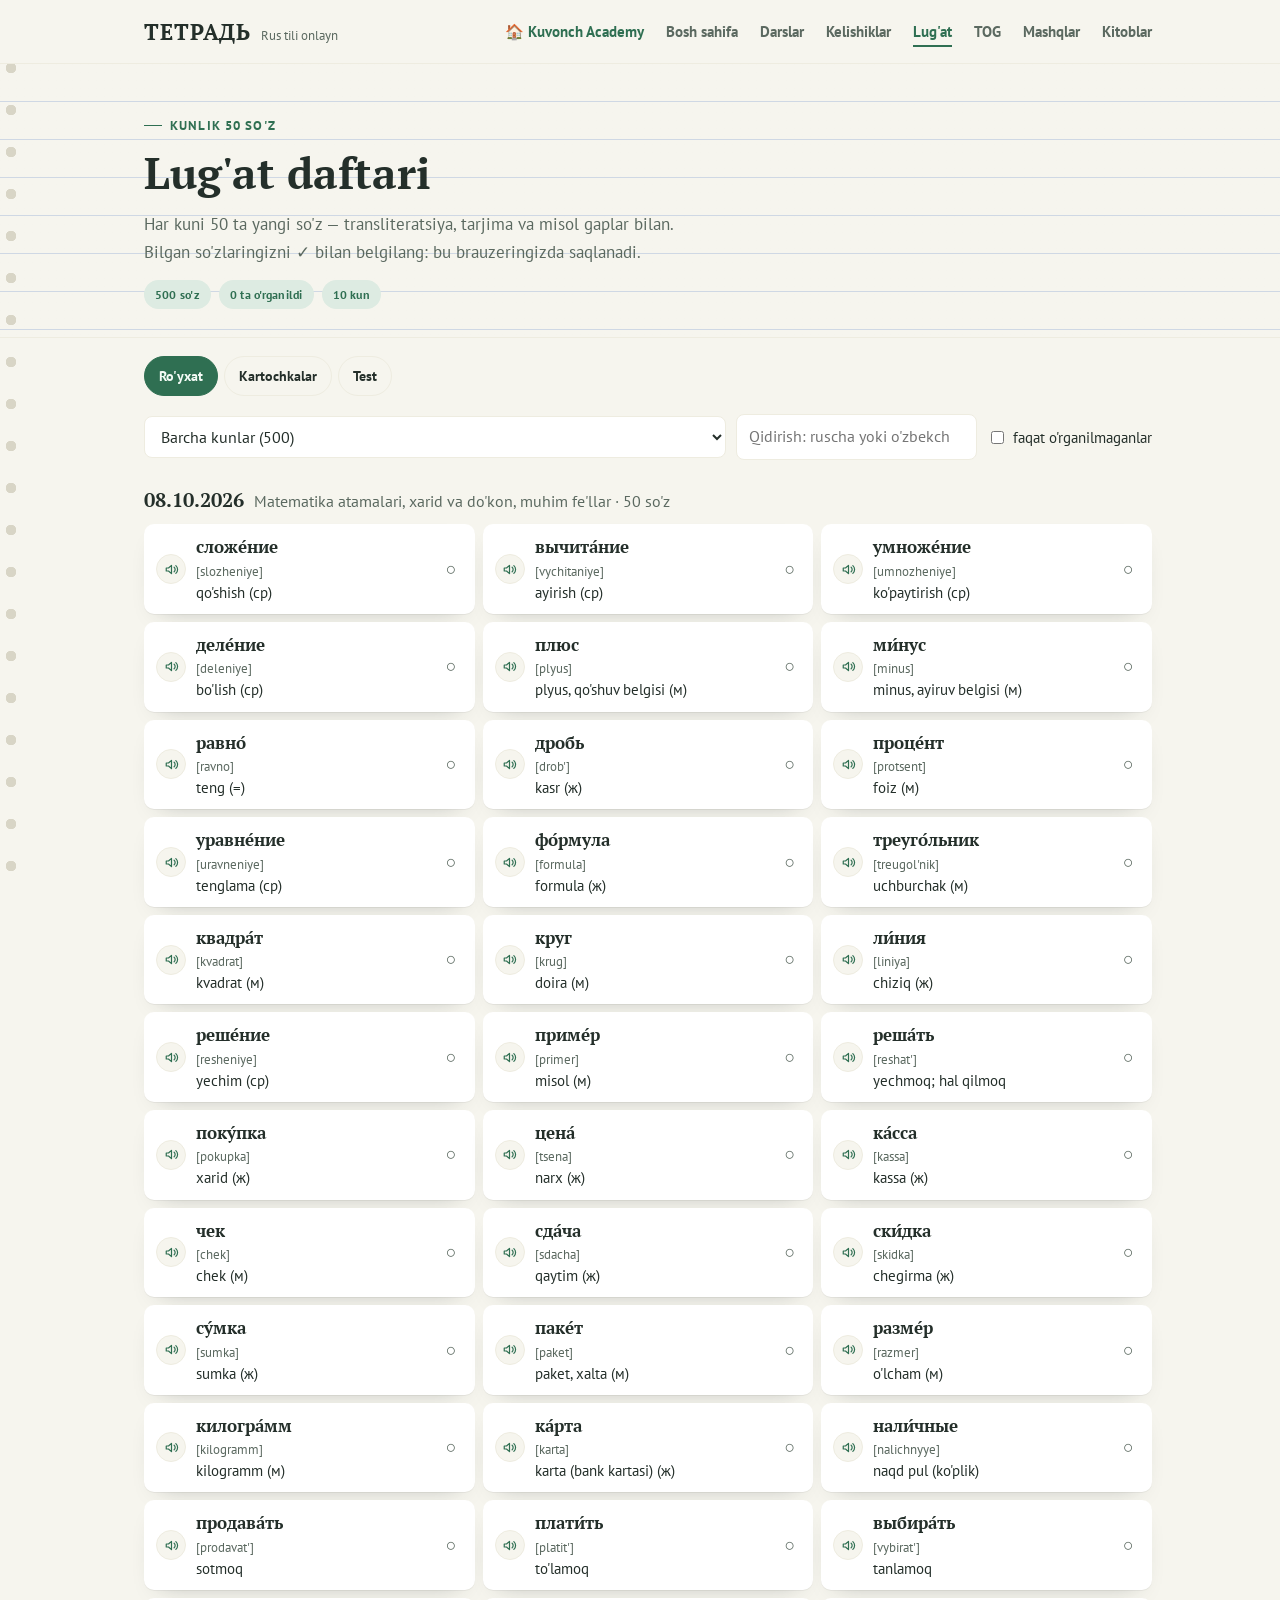
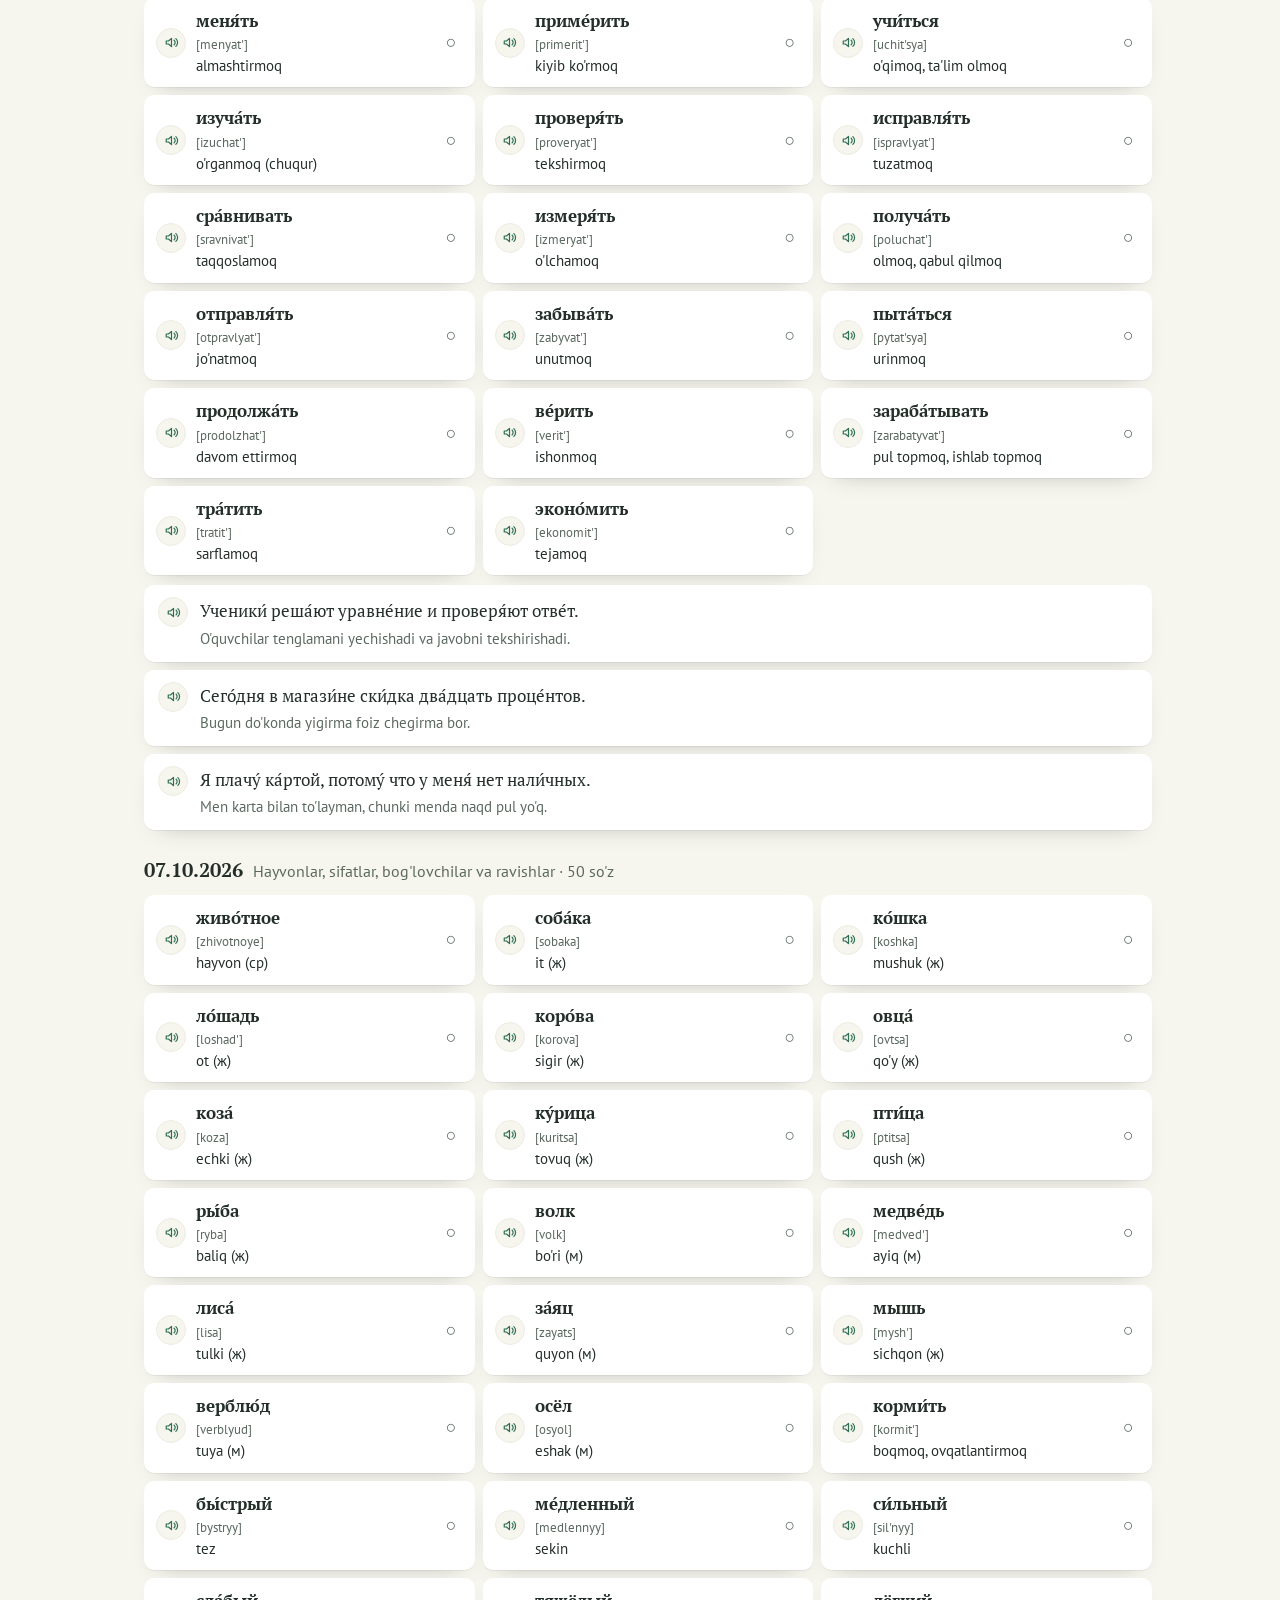
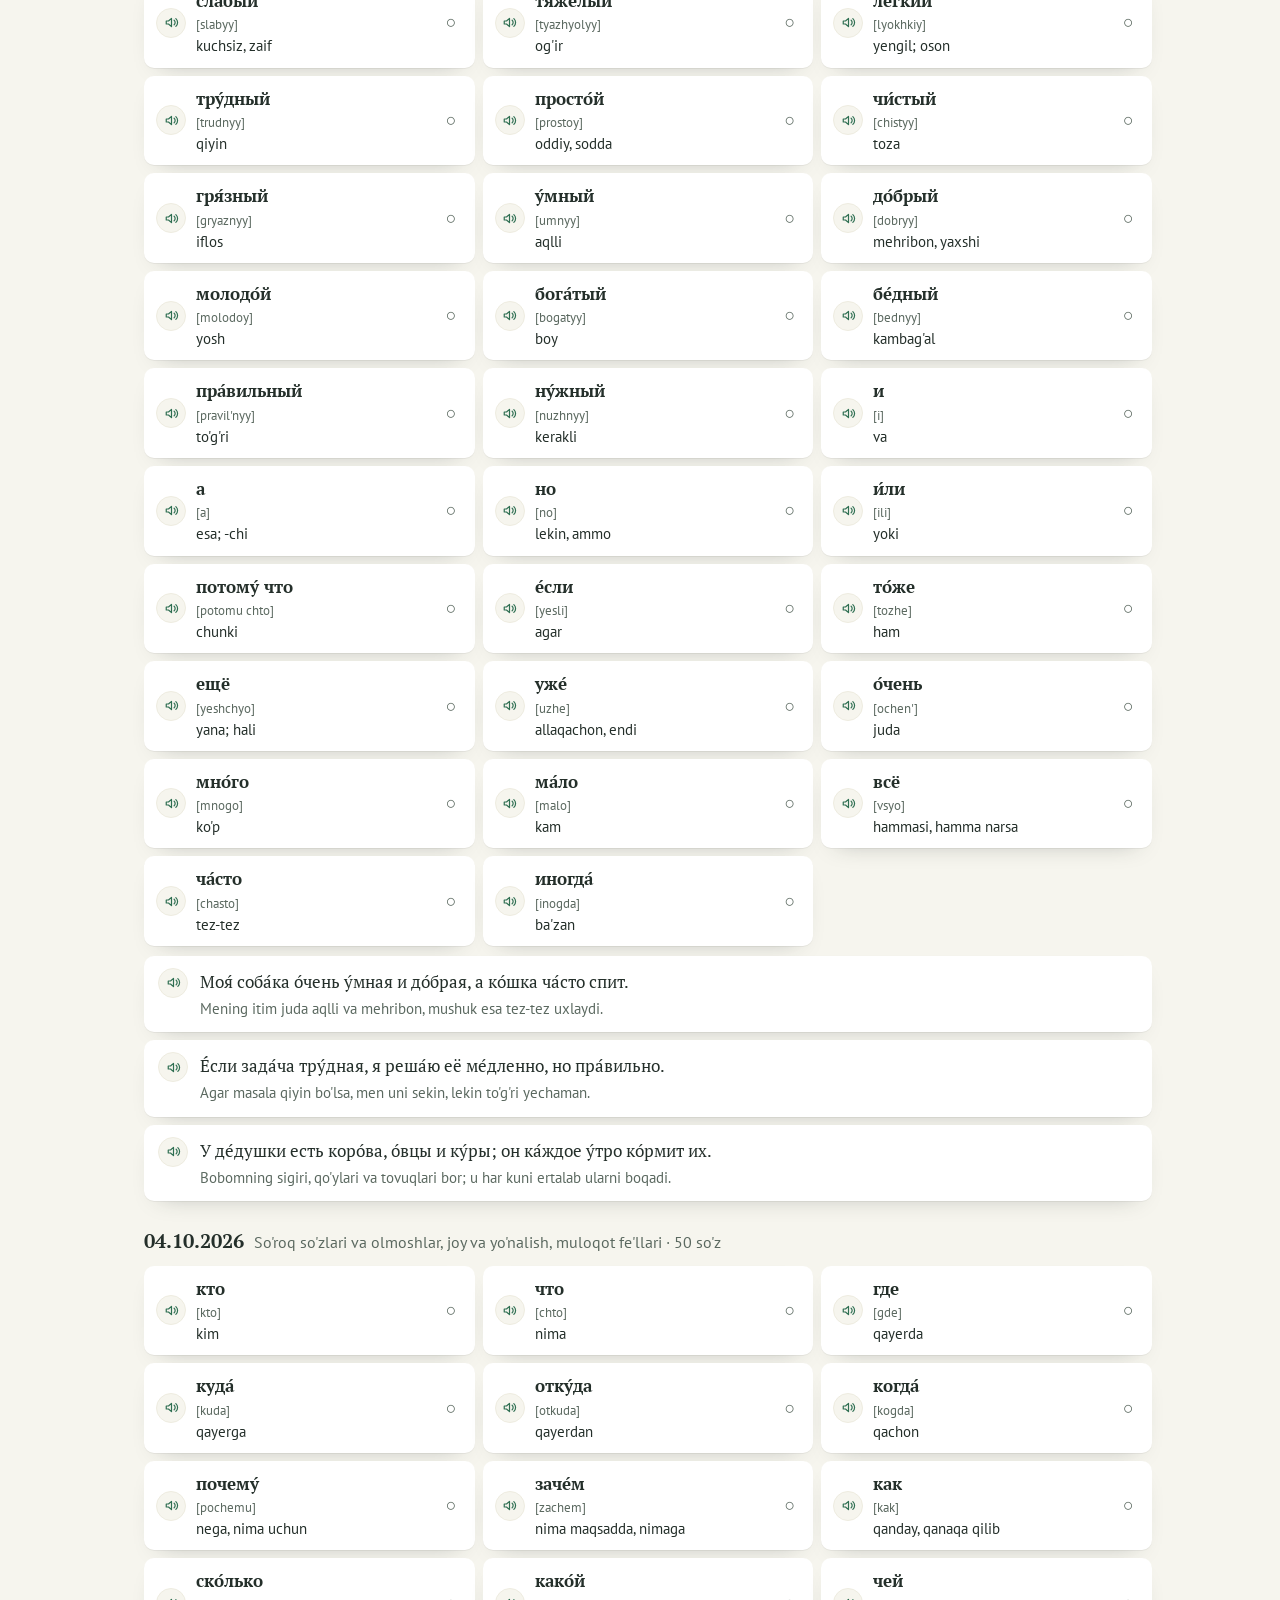
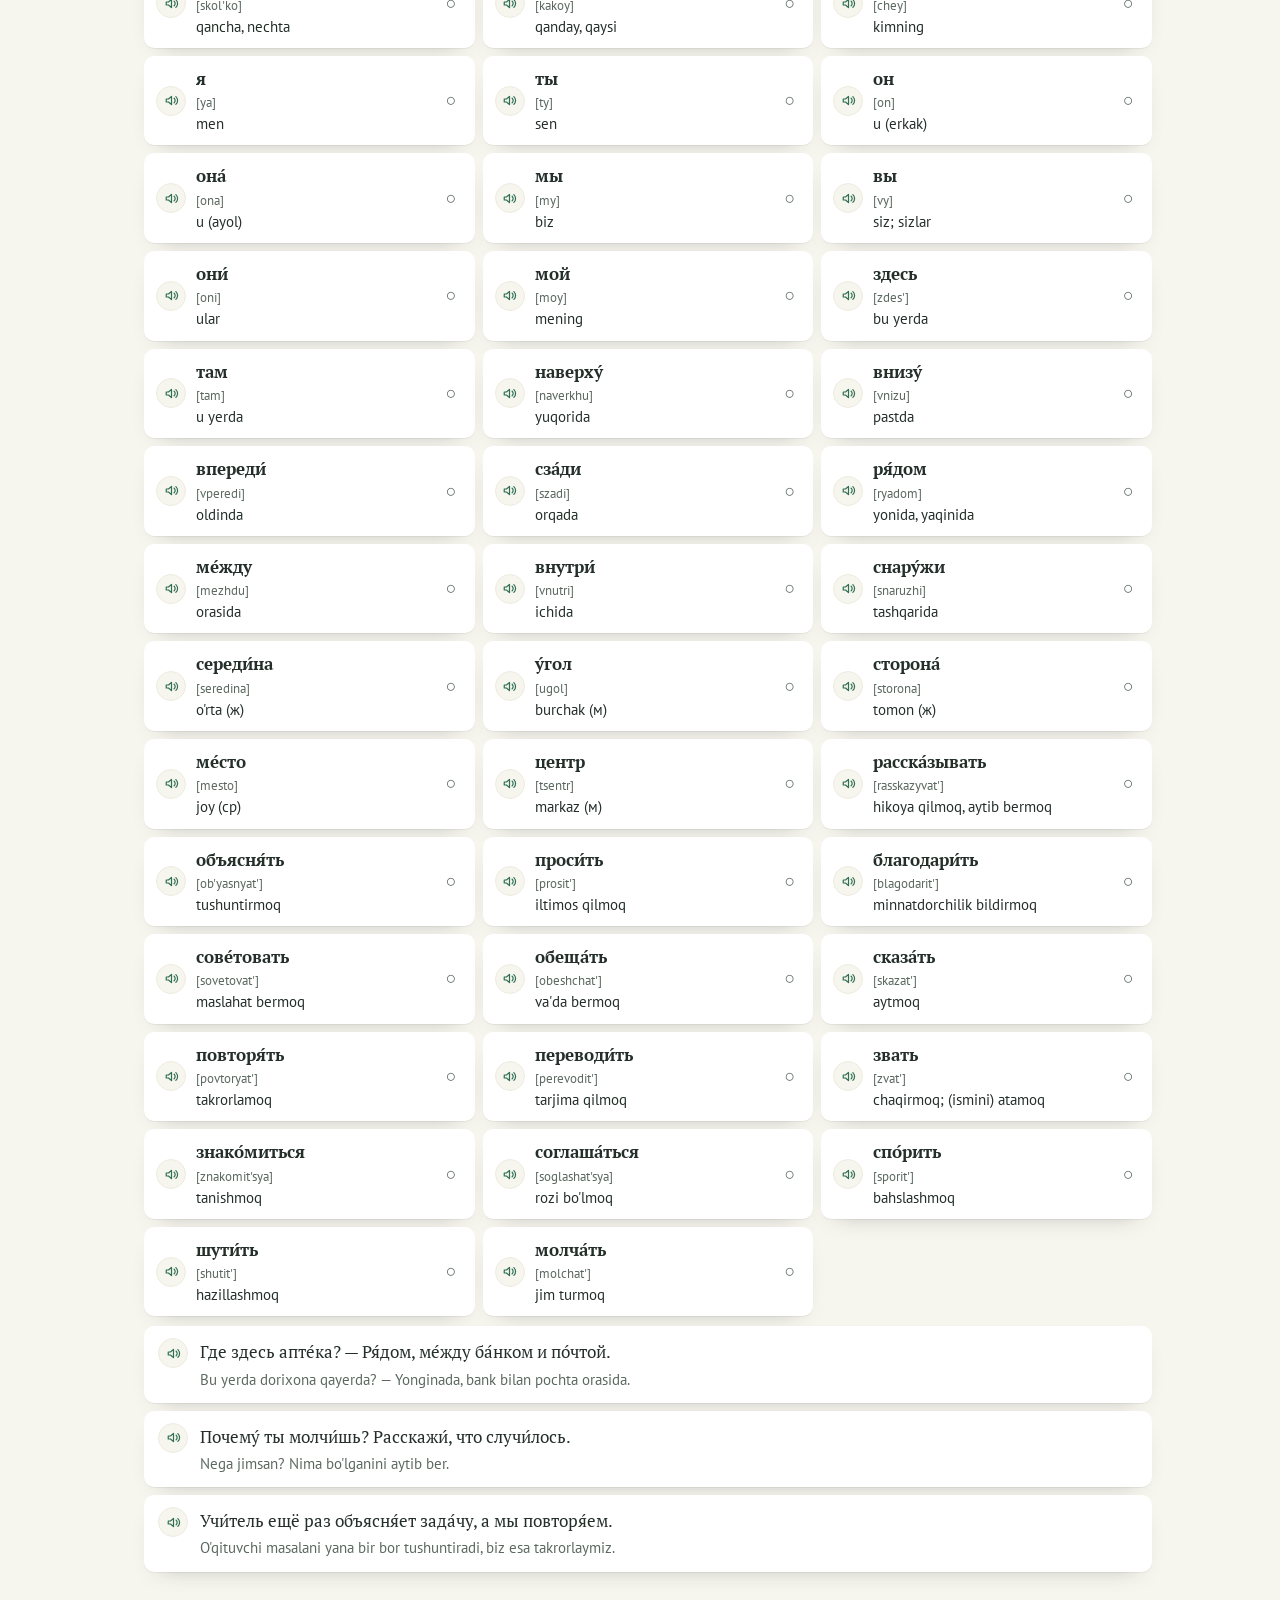
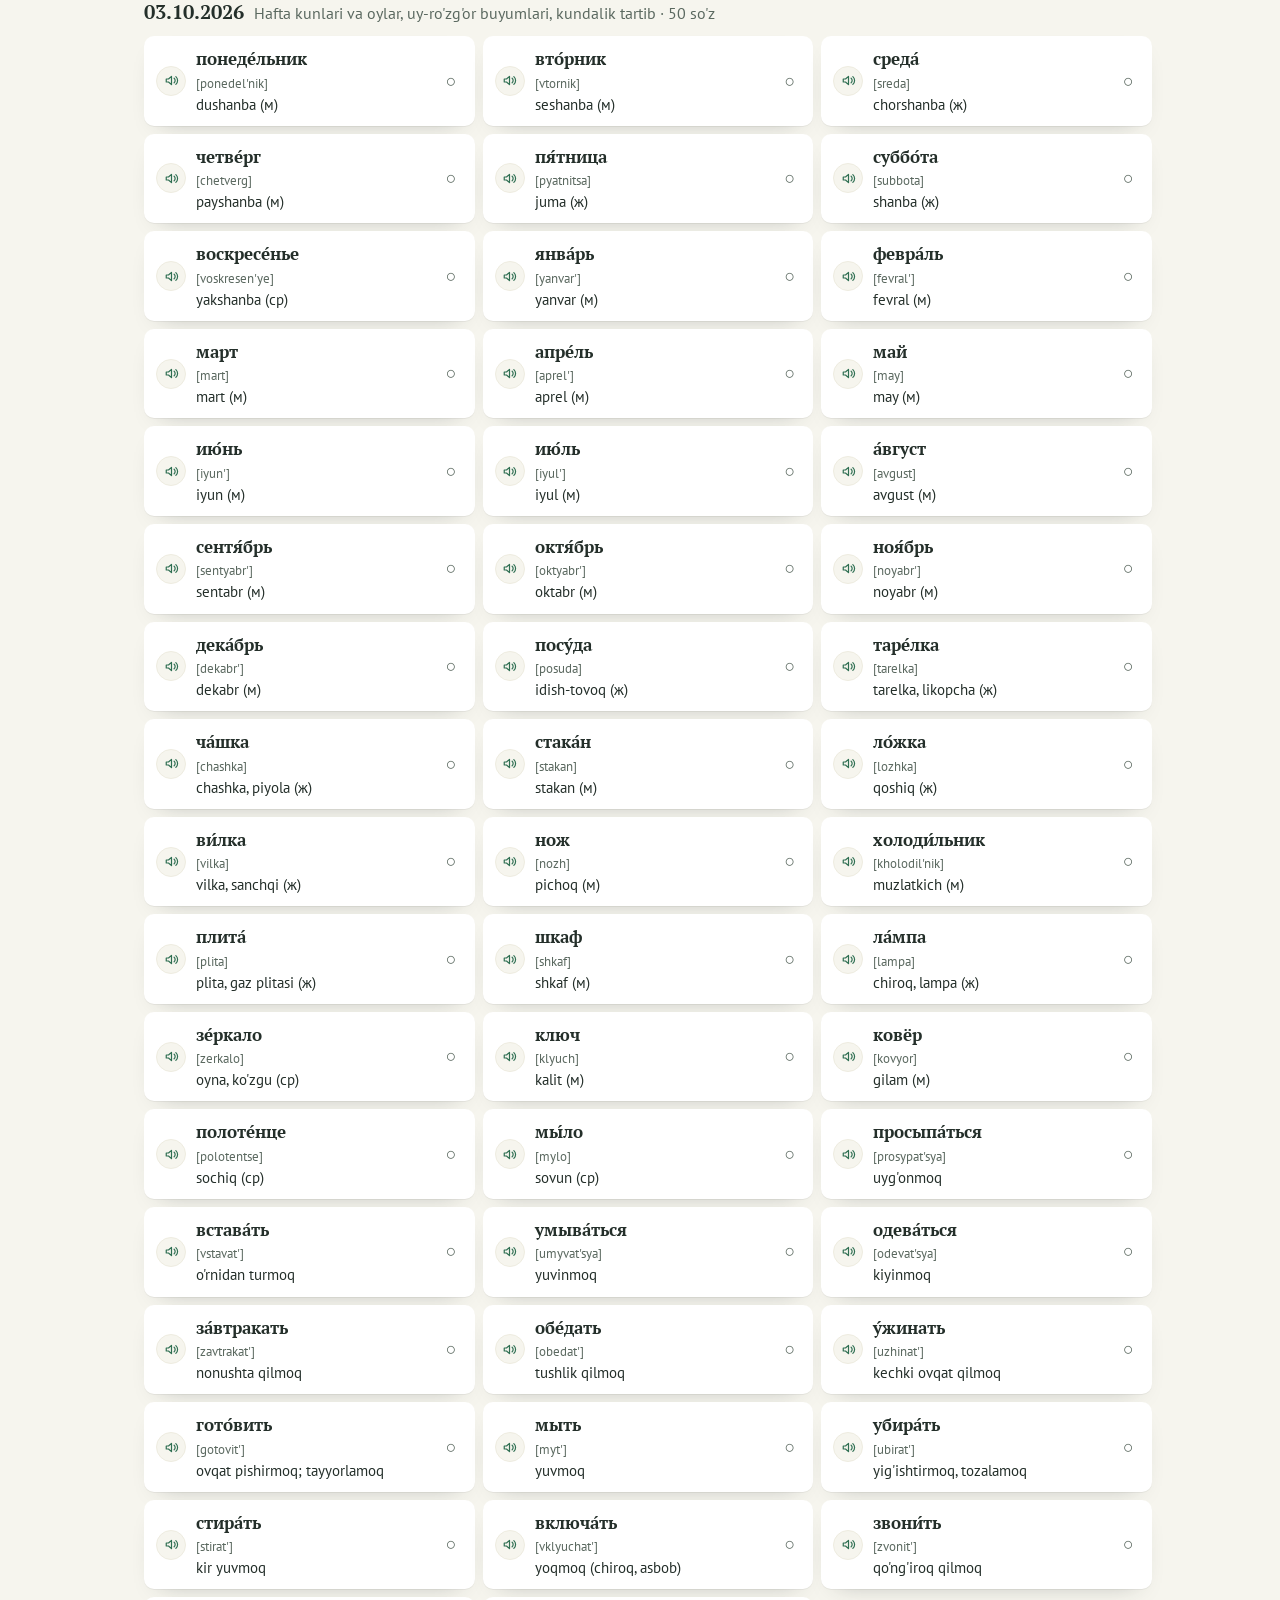
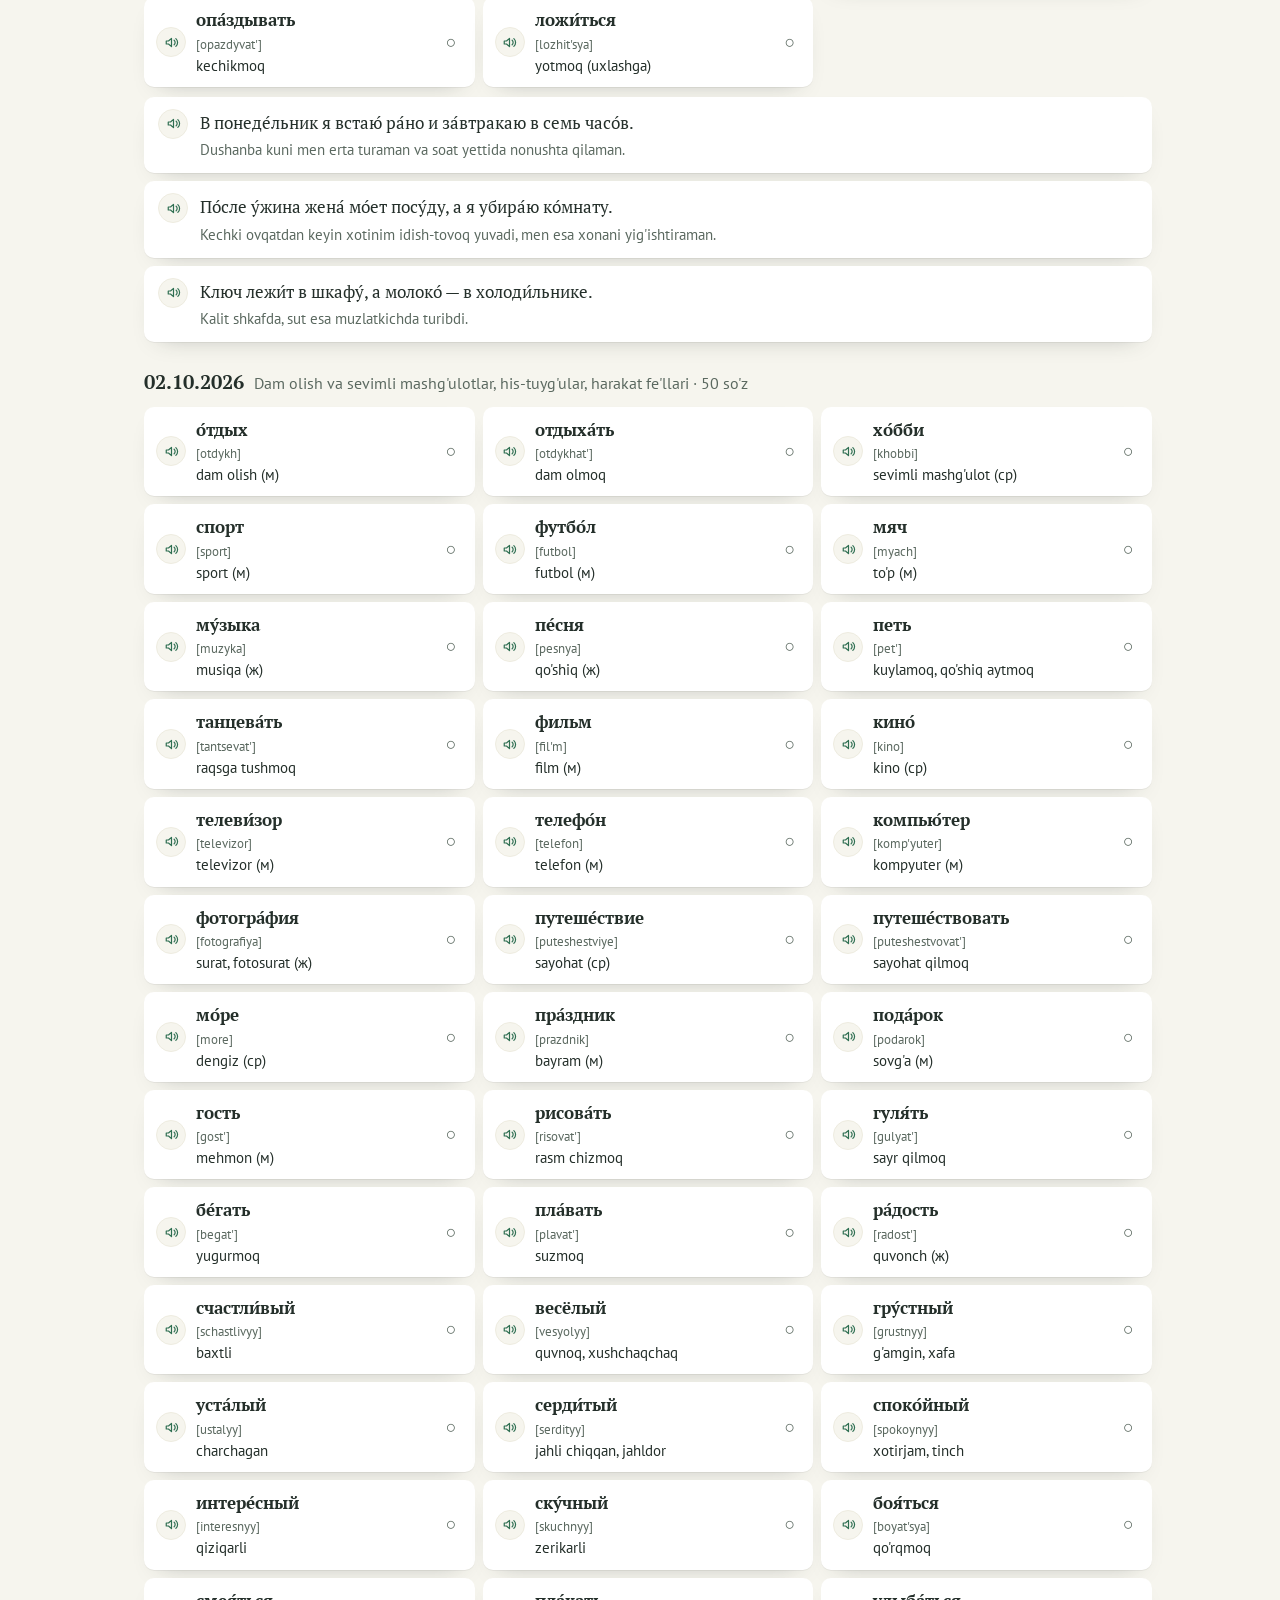
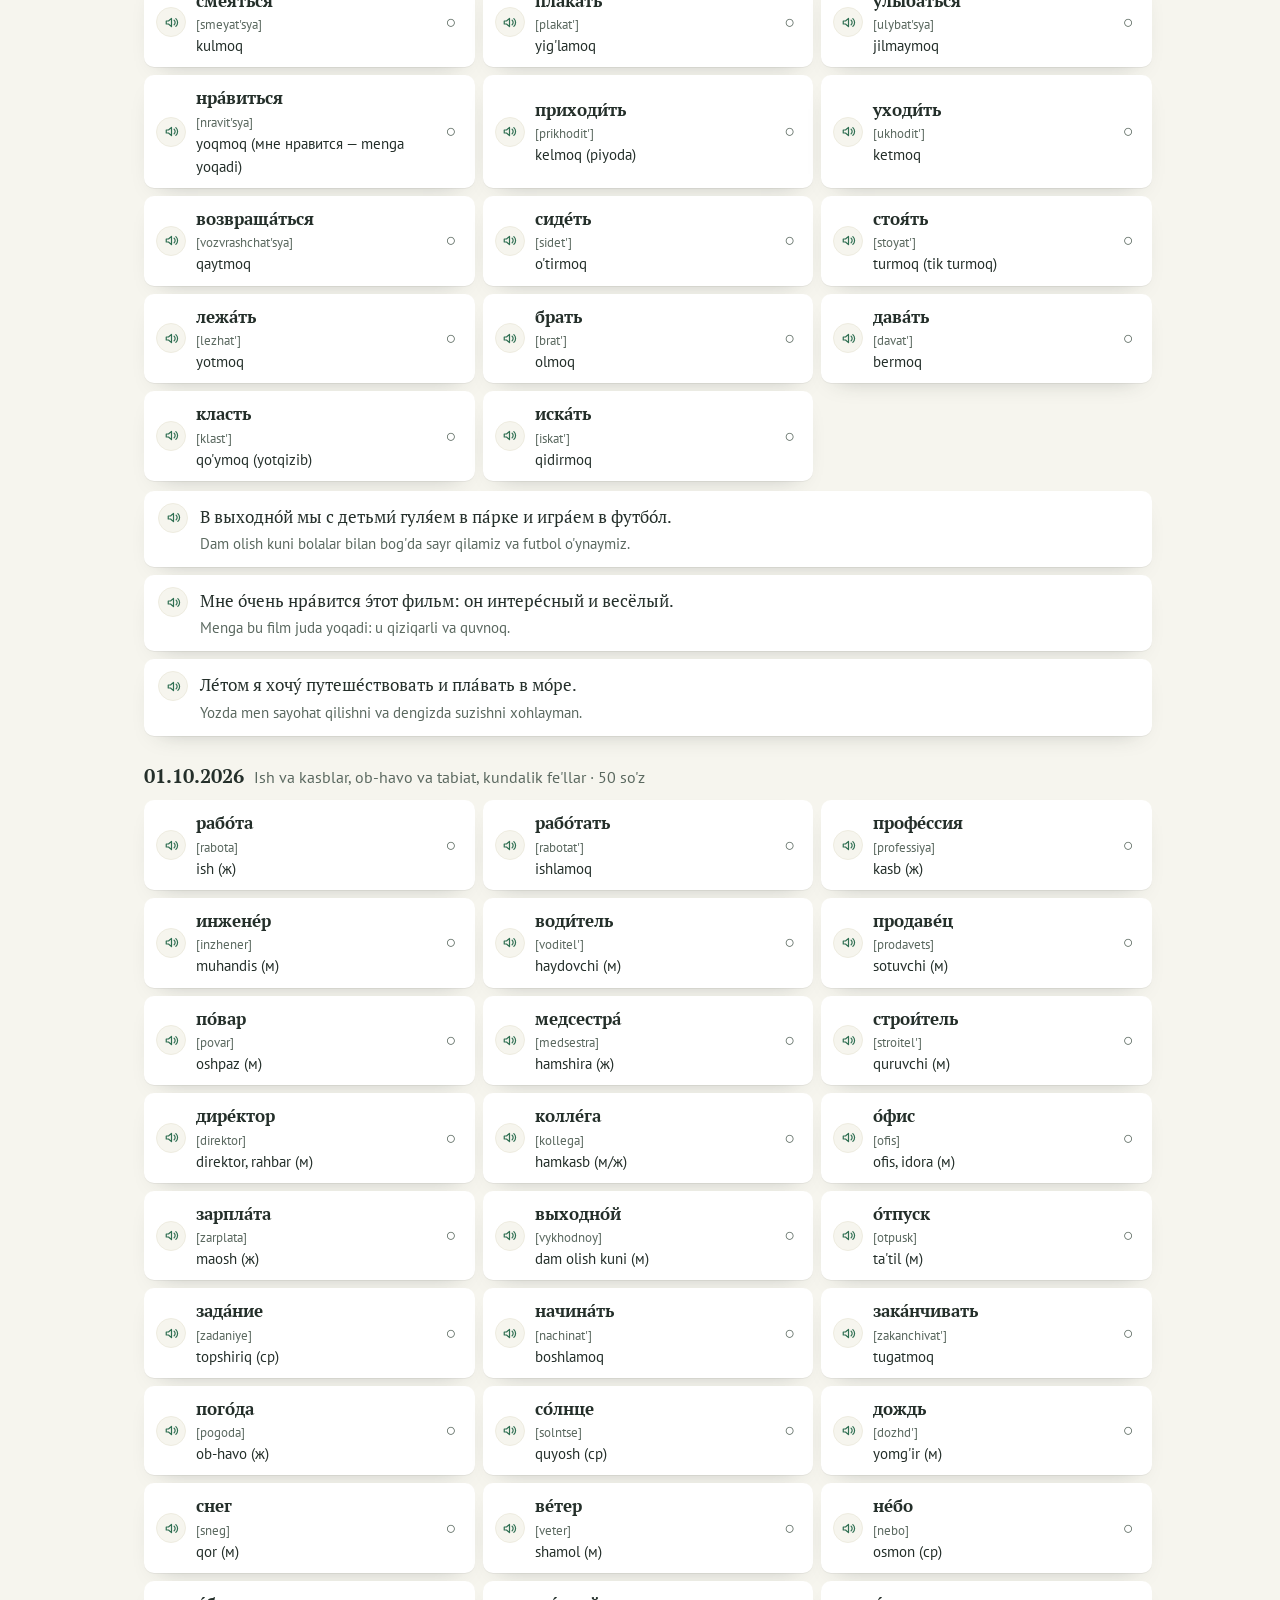
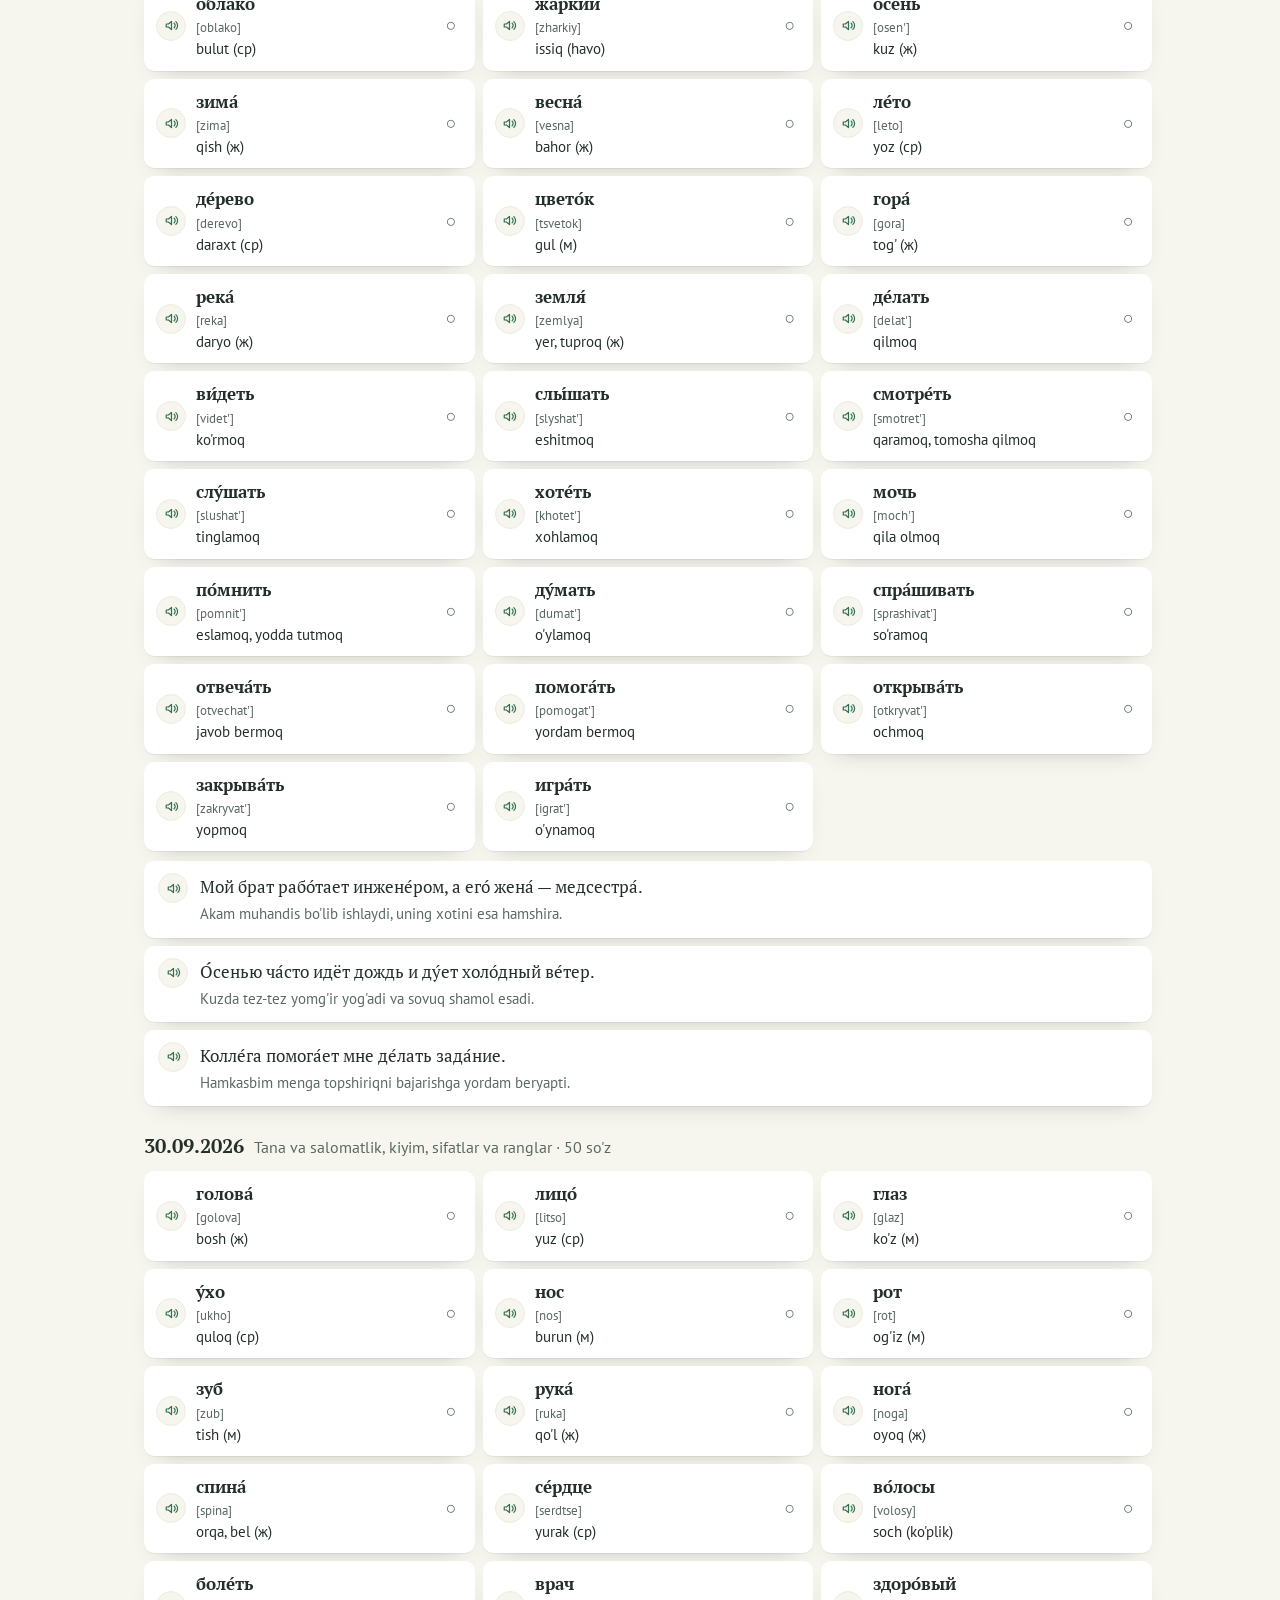
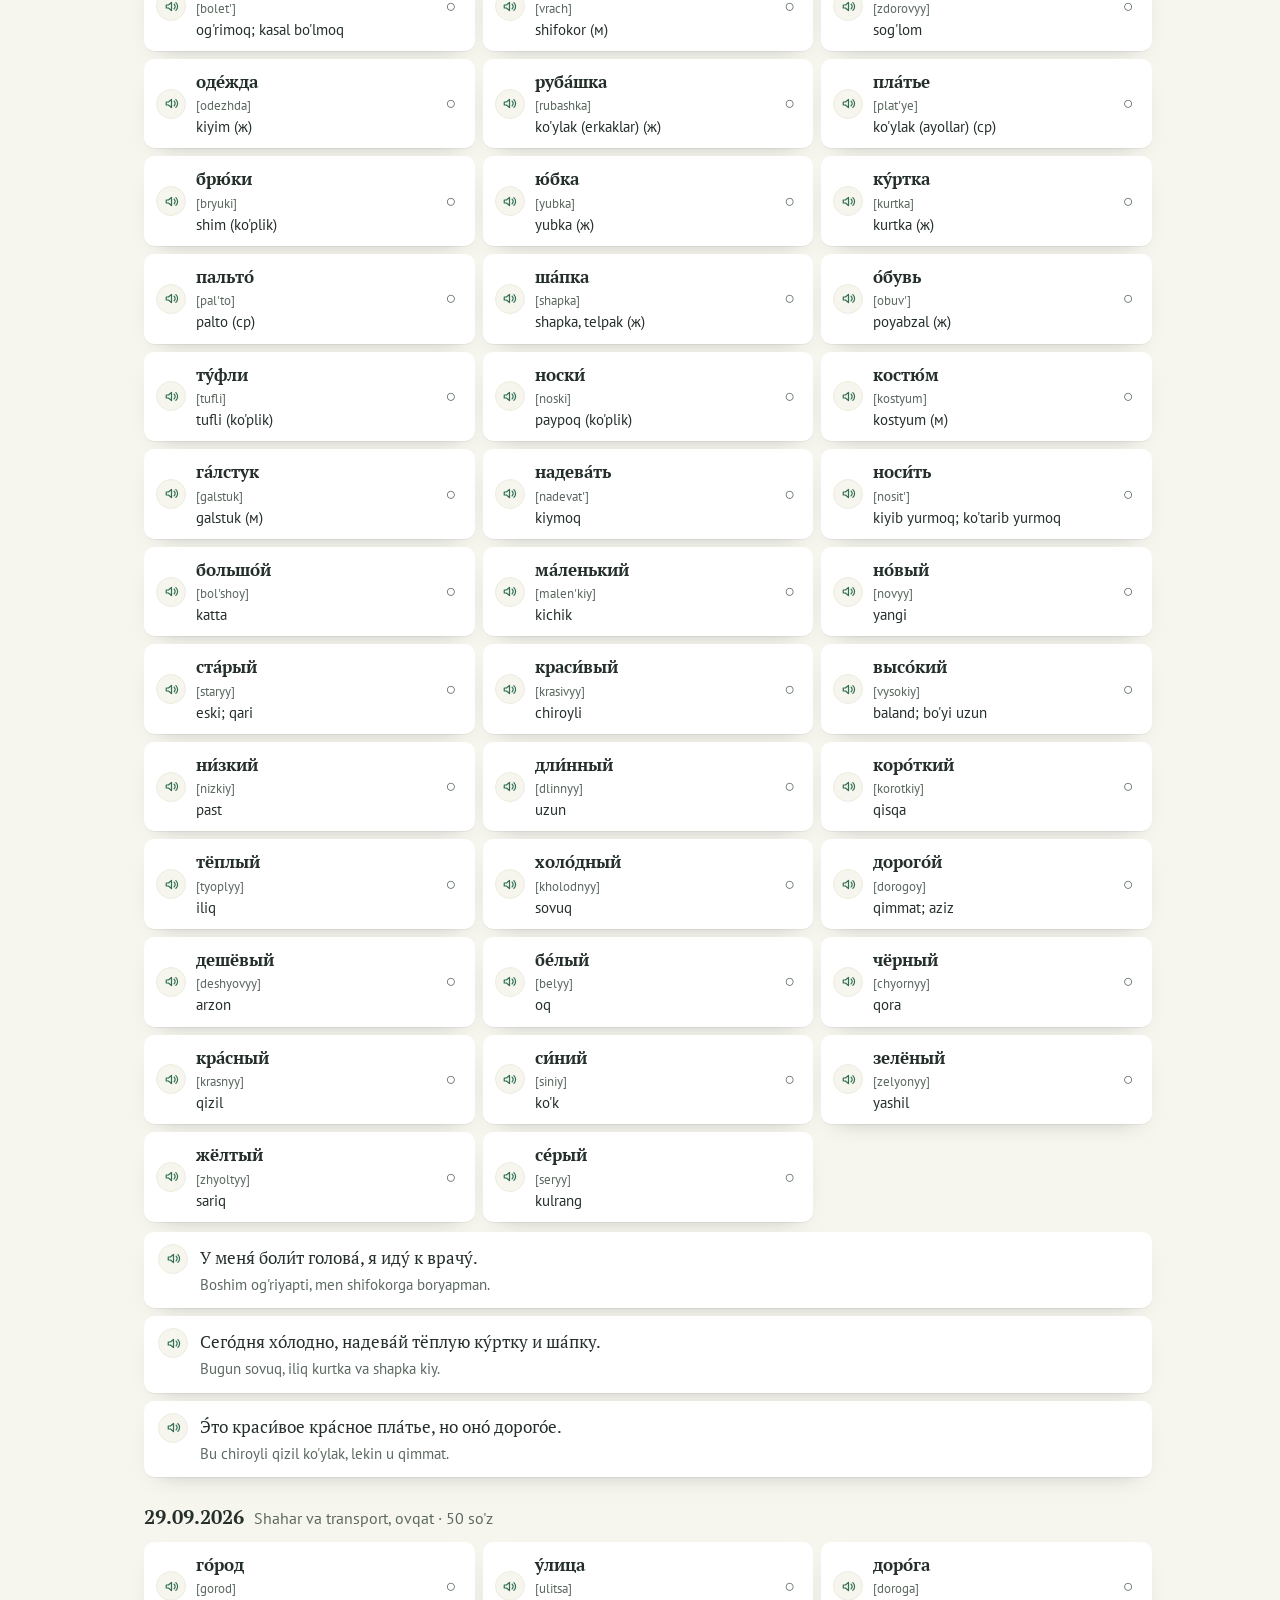
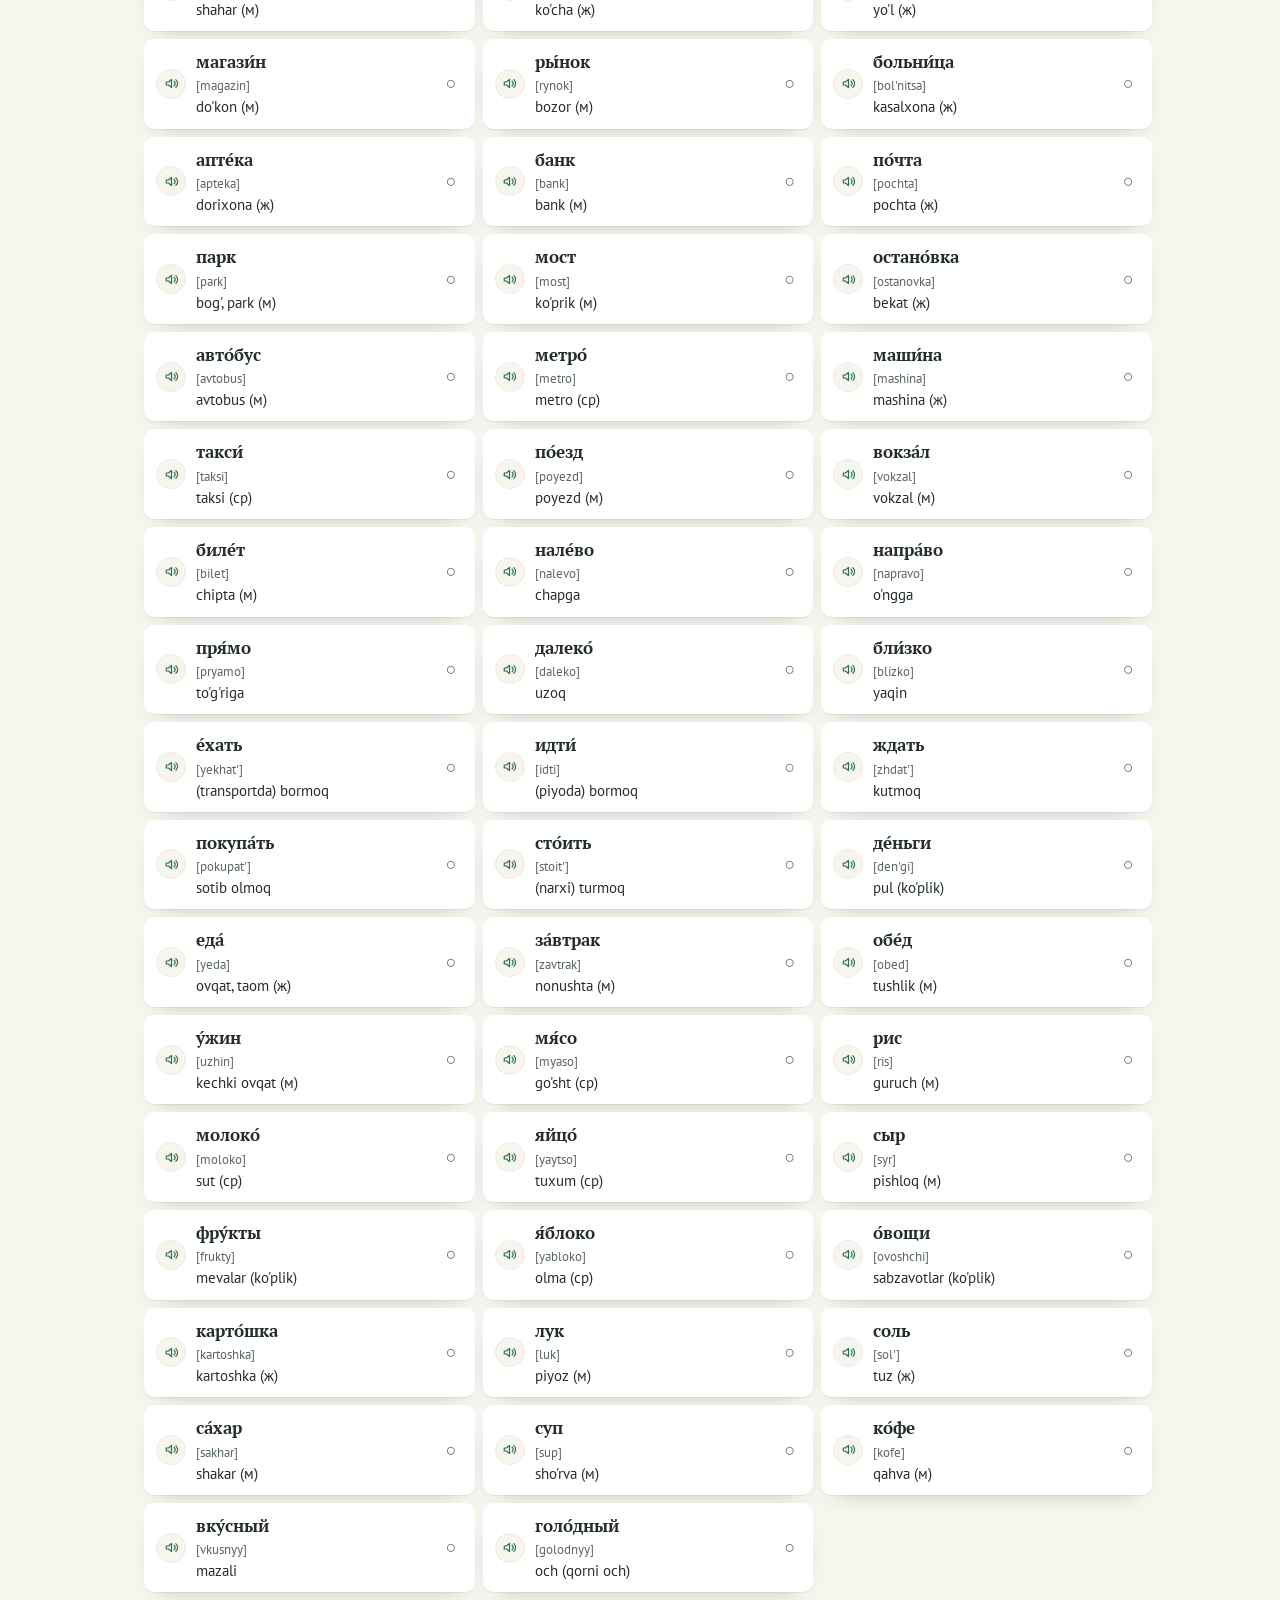
<file: lugat.html>
<!doctype html>
<html lang="uz">
<head>
<meta charset="utf-8">
<meta name="viewport" content="width=device-width,initial-scale=1">
<title>Lug'at — ТЕТРАДЬ</title>
<meta name="description" content="Kunlik 50 ta ruscha so'z: ro'yxat, kartochkalar va test. Jami 500 so'z, transliteratsiya va o'zbekcha tarjima bilan.">
<link rel="icon" href="data:image/svg+xml,%3Csvg xmlns='http://www.w3.org/2000/svg' viewBox='0 0 64 64'%3E%3Crect width='64' height='64' rx='14' fill='%232F6F52'/%3E%3Ctext x='32' y='45' font-family='Georgia,serif' font-size='38' font-weight='700' text-anchor='middle' fill='%23F4FBF6'%3EТ%3C/text%3E%3C/svg%3E">
<link rel="preconnect" href="https://fonts.googleapis.com">
<link rel="preconnect" href="https://fonts.gstatic.com" crossorigin>
<link rel="stylesheet" href="https://fonts.googleapis.com/css2?family=PT+Serif:ital,wght@0,400;0,700;1,400&family=PT+Sans:wght@400;700&family=Caveat:wght@600;700&display=swap">
<link rel="stylesheet" href="assets/tetrad.css">
</head>
<body>
<div class="binding" aria-hidden="true"></div>

<header class="site">
  <nav class="nav">
    <a class="brand" href="index.html"><span class="brand-mark">ТЕТРАДЬ</span><span class="brand-tag">Rus tili onlayn</span></a>
    <button class="menu-btn" type="button" aria-expanded="false" aria-controls="navLinks">Menyu</button>
    <ul class="nav-links" id="navLinks">
      <li><a href="https://kuvonch.uz/" class="ka-home" title="Kuvonch Academy — bosh sahifa">🏠 Kuvonch Academy</a></li>
      <li><a href="index.html">Bosh sahifa</a></li>
      <li><a href="darslar.html">Darslar</a></li>
      <li><a href="padejlar.html">Kelishiklar</a></li>
      <li><a href="lugat.html" aria-current="page">Lug'at</a></li>
      <li><a href="tog.html">TOG</a></li>
      <li><a href="mashqlar.html">Mashqlar</a></li>
      <li><a href="kitoblar.html">Kitoblar</a></li>
    </ul>
  </nav>
</header>

<main>
  <section class="page-head">
    <div class="wrap">
      <p class="eyebrow">Kunlik 50 so'z</p>
      <h1>Lug'at daftari</h1>
      <p class="lead">Har kuni 50 ta yangi so'z — transliteratsiya, tarjima va misol gaplar bilan. Bilgan so'zlaringizni ✓ bilan belgilang: bu brauzeringizda saqlanadi.</p>
      <p style="margin-top:14px;display:flex;flex-wrap:wrap;gap:8px"><span class="chip soft" id="statAll">500 so'z</span><span class="chip soft" id="statKnown">0 ta o'rganildi</span><span class="chip soft" id="statDays">10 kun</span></p>
    </div>
  </section>

  <div class="wrap" style="padding-bottom:72px">
    <div class="tabs" role="tablist" aria-label="Rejim">
      <button type="button" role="tab" aria-selected="true" data-tab="list">Ro'yxat</button>
      <button type="button" role="tab" aria-selected="false" data-tab="cards">Kartochkalar</button>
      <button type="button" role="tab" aria-selected="false" data-tab="quiz">Test</button>
    </div>

    <div class="toolbar">
      <select id="day" aria-label="Kun bo'yicha"></select>
      <input type="search" id="q" placeholder="Qidirish: ruscha yoki o'zbekcha…" aria-label="Qidirish">
      <label style="display:inline-flex;gap:6px;align-items:center;font-size:14.5px"><input type="checkbox" id="onlyNew"> faqat o'rganilmaganlar</label>
    </div>

    <section id="tab-list"><div id="list"></div></section>

    <section id="tab-cards" hidden>
      <div class="fc-area">
        <p class="muted" id="fcInfo" style="margin-bottom:10px"></p>
        <button type="button" class="flash" id="flash" aria-label="Kartochkani aylantirish">
          <span class="inner">
            <span class="face front"><span class="big" id="fcFront"></span><span class="tr" id="fcTr"></span><span class="hand" style="font-size:18px">bosing — tarjima</span></span>
            <span class="face back"><span class="uzw" id="fcBack"></span><span class="tr" id="fcBack2"></span></span>
          </span>
        </button>
        <div class="fc-ctrl">
          <button type="button" class="btn btn-ghost" id="fcSay">🔊 Tinglash</button>
          <button type="button" class="btn btn-ghost" id="fcAgain">↻ Takrorlayman</button>
          <button type="button" class="btn btn-primary" id="fcKnow">✓ Bilaman</button>
        </div>
        <div class="fc-ctrl">
          <label style="display:inline-flex;gap:6px;align-items:center;font-size:14.5px"><input type="checkbox" id="fcRev"> O'zbekcha → Ruscha</label>
          <button type="button" class="btn btn-ghost btn-sm" id="fcShuffle">Aralashtirish</button>
        </div>
      </div>
    </section>

    <section id="tab-quiz" hidden>
      <p class="muted">Tanlangan kun so'zlaridan 10 ta tasodifiy savol. Har safar yangi.</p>
      <div class="toolbar"><button type="button" class="btn btn-primary" id="newQuiz">Yangi test</button>
        <label style="display:inline-flex;gap:6px;align-items:center;font-size:14.5px"><input type="checkbox" id="qRev"> O'zbekcha → Ruscha</label></div>
      <div id="quiz"></div>
    </section>
  </div>
</main>

<footer class="site">
  <div class="wrap">
    <span><span class="brand-mark" style="font-size:15px">ТЕТРАДЬ</span> · © <span id="year"></span></span>
    <span>So'zlar har kuni yangilanadigan «Rus tili — kunlik 50 so'z» daftaridan</span>
  </div>
</footer>

<script src="assets/tetrad.js"></script>
<script src="assets/lugat-data.js"></script>
<script>
(function(){
  "use strict";
  var T = window.Tetrad, D = window.TETRAD_DAYS, W = window.TETRAD_WORDS, esc = T.esc;
  var known = T.load('known', {});
  var $ = function(id){ return document.getElementById(id); };
  var daySel = $('day'), q = $('q'), onlyNew = $('onlyNew');

  daySel.innerHTML = '<option value="all">Barcha kunlar (' + W.length + ')</option>' + D.map(function(d, i){
    return '<option value="' + i + '">' + d.d + ' — ' + esc(d.th) + '</option>';
  }).join('');
  $('statAll').textContent = W.length + ' so\'z';
  $('statDays').textContent = D.length + ' kun';

  function stats(){ $('statKnown').textContent = Object.keys(known).filter(function(k){ return known[k]; }).length + ' ta o\'rganildi'; }

  function filtered(){
    var s = T.norm(q.value || '');
    return W.filter(function(w){
      if (daySel.value !== 'all' && String(w.di) !== daySel.value) return false;
      if (onlyNew.checked && known[w.id]) return false;
      if (s && T.norm(w.ru).indexOf(s) < 0 && w.uz.toLowerCase().indexOf(s) < 0 && w.tr.toLowerCase().indexOf(s) < 0) return false;
      return true;
    });
  }

  /* ---- ro'yxat ---- */
  function renderList(){
    var ws = filtered();
    var h = '';
    D.forEach(function(d, di){
      var part = ws.filter(function(w){ return w.di === di; });
      if (!part.length) return;
      h += '<div class="day-head"><h3>' + d.d + '</h3><span class="muted">' + esc(d.th) + ' · ' + part.length + ' so\'z</span></div><div class="vocab-list">';
      h += part.map(function(w){
        return '<div class="w' + (known[w.id] ? ' known' : '') + '">' + T.sayBtn(w.ru) +
          '<div class="t"><div class="r">' + esc(w.ru) + '</div><div class="x">[' + esc(w.tr) + ']</div><div class="u">' + esc(w.uz) + '</div></div>' +
          '<button type="button" class="k" data-id="' + esc(w.id) + '" aria-pressed="' + (known[w.id] ? 'true' : 'false') + '" title="O\'rgandim">' + (known[w.id] ? '✓' : '○') + '</button></div>';
      }).join('');
      h += '</div>';
      if (!q.value && !onlyNew.checked){
        h += '<ul class="examples" style="margin-top:10px">' + d.ex.map(function(e){
          return '<li>' + T.sayBtn(e[0]) + '<div class="txt"><div class="r">' + esc(e[0]) + '</div><div class="u">' + esc(e[1]) + '</div></div></li>';
        }).join('') + '</ul>';
      }
    });
    $('list').innerHTML = h || '<p class="muted" style="padding:20px 0">Hech narsa topilmadi.</p>';
  }
  $('list').addEventListener('click', function(e){
    var b = e.target.closest('.k');
    if (!b) return;
    var id = b.getAttribute('data-id');
    known[id] = !known[id];
    if (!known[id]) delete known[id];
    T.save('known', known); stats();
    var row = b.parentNode;
    row.classList.toggle('known', !!known[id]);
    b.textContent = known[id] ? '✓' : '○';
    b.setAttribute('aria-pressed', known[id] ? 'true' : 'false');
  });

  /* ---- kartochkalar ---- */
  var deck = [], pos = 0;
  function buildDeck(shuf){
    deck = filtered();
    if (shuf) deck = T.shuffle(deck);
    pos = 0; showCard();
  }
  function showCard(){
    var flash = $('flash');
    flash.classList.remove('flipped');
    if (!deck.length){
      $('fcFront').textContent = '🎉'; $('fcTr').textContent = 'Bu to\'plamdagi hamma so\'zni bilasiz!';
      $('fcBack').textContent = ''; $('fcBack2').textContent = '';
      $('fcInfo').textContent = '0 ta so\'z';
      return;
    }
    if (pos >= deck.length) pos = 0;
    var w = deck[pos], rev = $('fcRev').checked;
    $('fcFront').textContent = rev ? w.uz : w.ru;
    $('fcTr').textContent = rev ? '' : '[' + w.tr + ']';
    $('fcBack').textContent = rev ? w.ru : w.uz;
    $('fcBack2').textContent = rev ? '[' + w.tr + ']' : '';
    $('fcInfo').textContent = (pos + 1) + ' / ' + deck.length + ' · ' + w.day;
    if (!rev) T.speak(w.ru);
  }
  $('flash').addEventListener('click', function(){
    this.classList.toggle('flipped');
    if (this.classList.contains('flipped') && $('fcRev').checked && deck[pos]) T.speak(deck[pos].ru);
  });
  $('fcSay').addEventListener('click', function(){ if (deck[pos]) T.speak(deck[pos].ru); });
  $('fcAgain').addEventListener('click', function(){
    if (!deck.length) return;
    var w = deck.splice(pos, 1)[0];
    deck.splice(Math.min(deck.length, pos + 4), 0, w);
    showCard();
  });
  $('fcKnow').addEventListener('click', function(){
    if (!deck.length) return;
    var w = deck[pos];
    known[w.id] = true; T.save('known', known); stats();
    if (onlyNew.checked){ deck.splice(pos, 1); } else { pos++; }
    showCard();
  });
  $('fcRev').addEventListener('change', showCard);
  $('fcShuffle').addEventListener('click', function(){ buildDeck(true); });
  document.addEventListener('keydown', function(e){
    if ($('tab-cards').hidden || /input|select|textarea/i.test(e.target.tagName)) return;
    if (e.key === ' '){ e.preventDefault(); $('flash').click(); }
    if (e.key === 'ArrowRight'){ $('fcKnow').click(); }
    if (e.key === 'ArrowLeft'){ $('fcAgain').click(); }
  });

  /* ---- test ---- */
  function newQuiz(){
    var pool = filtered();
    if (pool.length < 4) pool = W.slice();
    var pick = T.shuffle(pool).slice(0, Math.min(10, pool.length));
    var rev = $('qRev').checked;
    var items = pick.map(function(w){
      var others = T.shuffle(W.filter(function(x){ return x.id !== w.id && x.uz !== w.uz; })).slice(0, 3);
      var opts = [w].concat(others);
      return rev
        ? {t:'c', q:w.uz + ' — ruschasi:', o:opts.map(function(x){ return x.ru; }), a:0, say:w.ru}
        : {t:'c', q:w.ru + ' [' + w.tr + ']', o:opts.map(function(x){ return x.uz; }), a:0, say:w.ru};
    });
    T.renderExercises($('quiz'), items, {onScore:function(ok, total){ T.toast('Natija: ' + ok + ' / ' + total); }});
  }
  $('newQuiz').addEventListener('click', newQuiz);
  $('qRev').addEventListener('change', newQuiz);

  /* ---- tablar ---- */
  var current = 'list';
  document.querySelectorAll('[data-tab]').forEach(function(b){
    b.addEventListener('click', function(){
      current = b.getAttribute('data-tab');
      document.querySelectorAll('[data-tab]').forEach(function(x){ x.setAttribute('aria-selected', x === b ? 'true' : 'false'); });
      ['list','cards','quiz'].forEach(function(t){ $('tab-' + t).hidden = t !== current; });
      refresh();
    });
  });
  function refresh(){
    if (current === 'list') renderList();
    if (current === 'cards') buildDeck(false);
    if (current === 'quiz') newQuiz();
  }
  daySel.addEventListener('change', refresh);
  onlyNew.addEventListener('change', refresh);
  var t; q.addEventListener('input', function(){ clearTimeout(t); t = setTimeout(refresh, 180); });

  stats();
  renderList();
})();
</script>
</body>
</html>
</file>
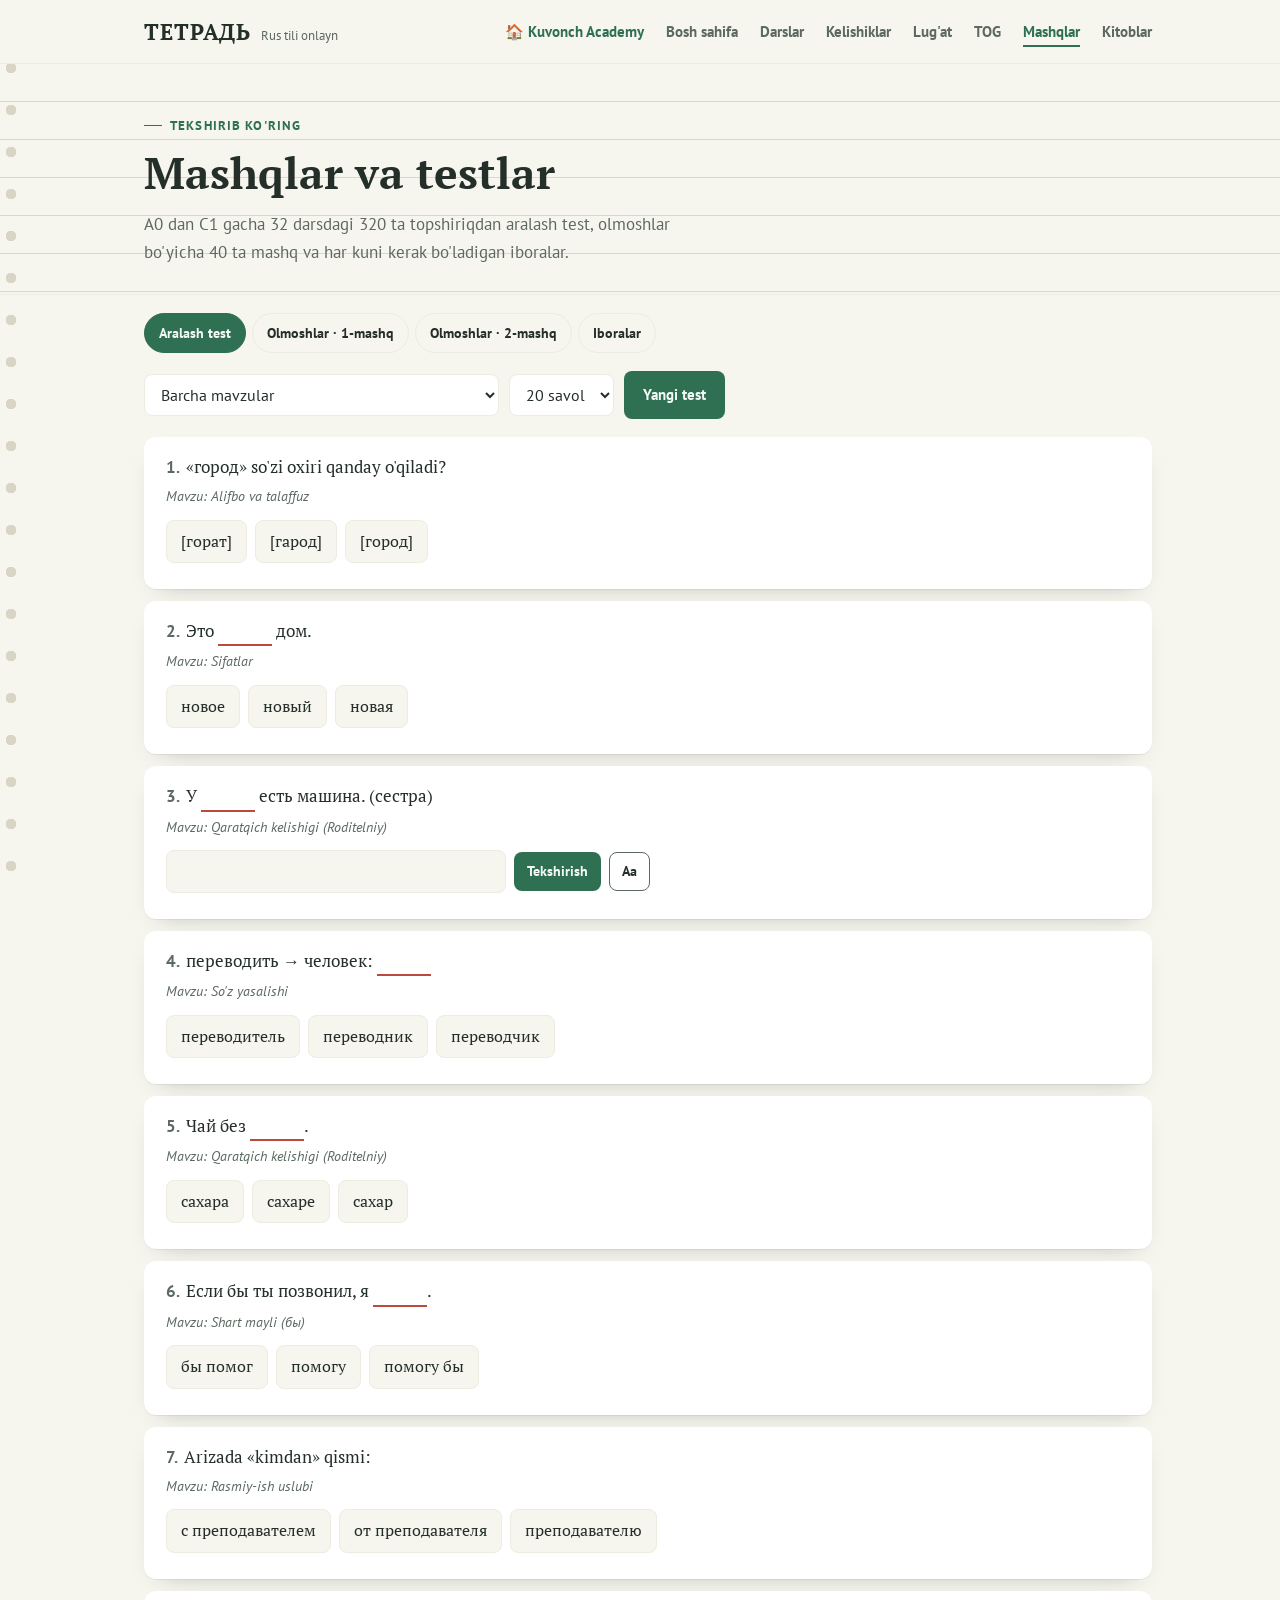
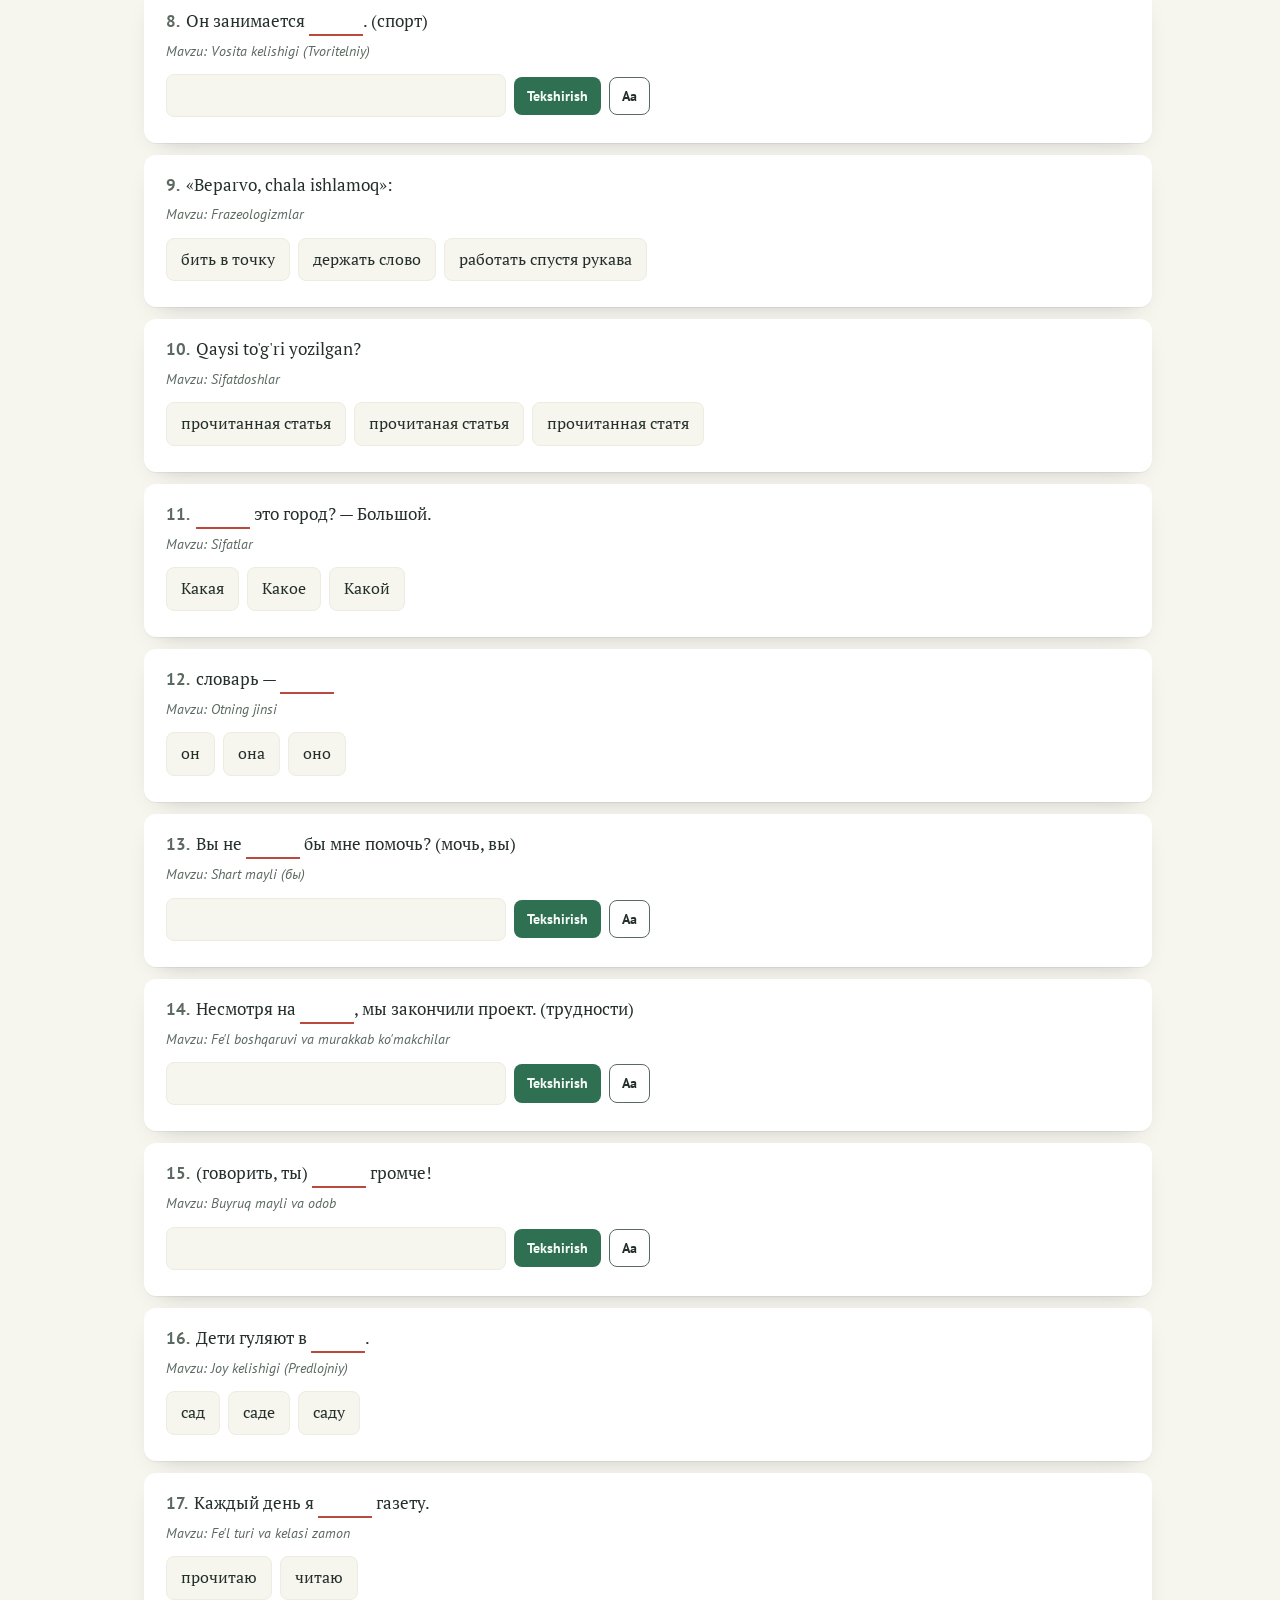
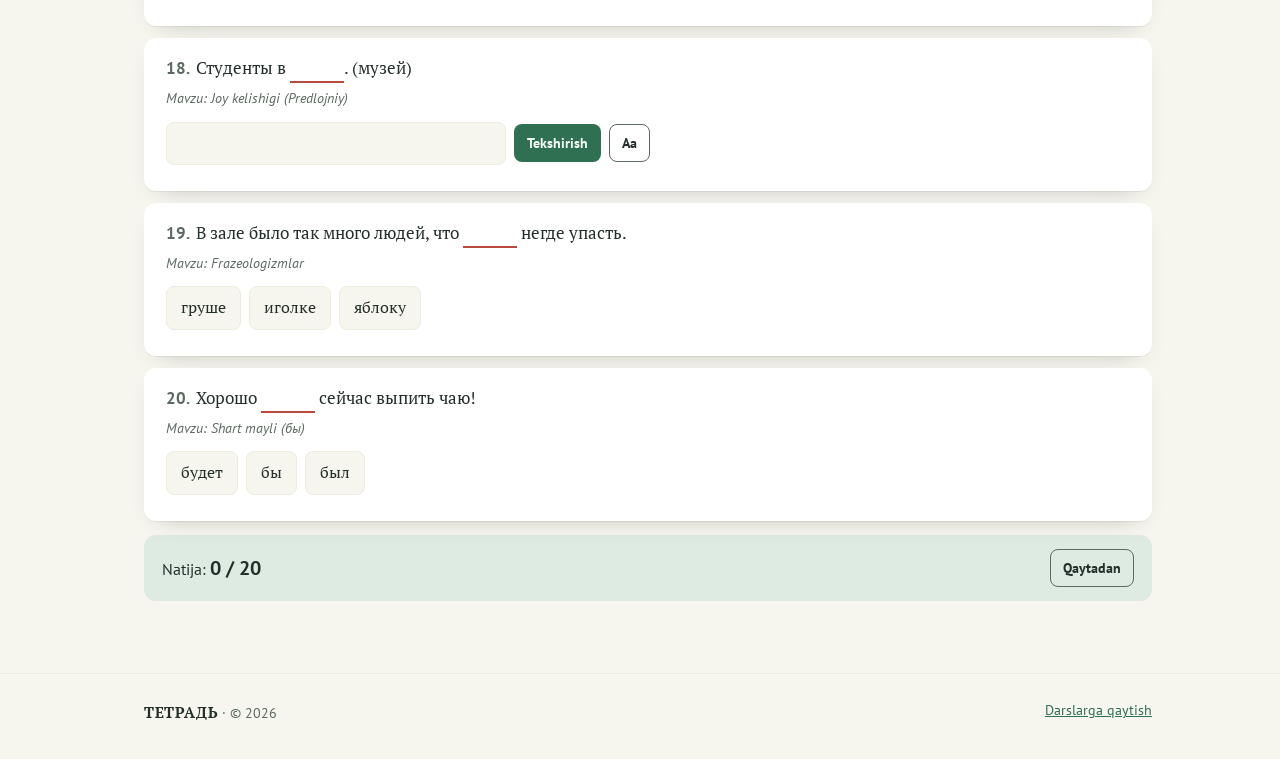
<file: mashqlar.html>
<!doctype html>
<html lang="uz">
<head>
<meta charset="utf-8">
<meta name="viewport" content="width=device-width,initial-scale=1">
<title>Mashqlar — ТЕТРАДЬ</title>
<meta name="description" content="Rus tili mashqlari: aralash yakuniy test, olmoshlar bo'yicha 40 ta mashq va so'zlashuv iboralari.">
<link rel="icon" href="data:image/svg+xml,%3Csvg xmlns='http://www.w3.org/2000/svg' viewBox='0 0 64 64'%3E%3Crect width='64' height='64' rx='14' fill='%232F6F52'/%3E%3Ctext x='32' y='45' font-family='Georgia,serif' font-size='38' font-weight='700' text-anchor='middle' fill='%23F4FBF6'%3EТ%3C/text%3E%3C/svg%3E">
<link rel="preconnect" href="https://fonts.googleapis.com">
<link rel="preconnect" href="https://fonts.gstatic.com" crossorigin>
<link rel="stylesheet" href="https://fonts.googleapis.com/css2?family=PT+Serif:ital,wght@0,400;0,700;1,400&family=PT+Sans:wght@400;700&family=Caveat:wght@600;700&display=swap">
<link rel="stylesheet" href="assets/tetrad.css">
</head>
<body>
<div class="binding" aria-hidden="true"></div>

<header class="site">
  <nav class="nav">
    <a class="brand" href="index.html"><span class="brand-mark">ТЕТРАДЬ</span><span class="brand-tag">Rus tili onlayn</span></a>
    <button class="menu-btn" type="button" aria-expanded="false" aria-controls="navLinks">Menyu</button>
    <ul class="nav-links" id="navLinks">
      <li><a href="https://kuvonch.uz/" class="ka-home" title="Kuvonch Academy — bosh sahifa">🏠 Kuvonch Academy</a></li>
      <li><a href="index.html">Bosh sahifa</a></li>
      <li><a href="darslar.html">Darslar</a></li>
      <li><a href="padejlar.html">Kelishiklar</a></li>
      <li><a href="lugat.html">Lug'at</a></li>
      <li><a href="tog.html">TOG</a></li>
      <li><a href="mashqlar.html" aria-current="page">Mashqlar</a></li>
      <li><a href="kitoblar.html">Kitoblar</a></li>
    </ul>
  </nav>
</header>

<main>
  <section class="page-head">
    <div class="wrap">
      <p class="eyebrow">Tekshirib ko'ring</p>
      <h1>Mashqlar va testlar</h1>
      <p class="lead">A0 dan C1 gacha 32 darsdagi 320 ta topshiriqdan aralash test, olmoshlar bo'yicha 40 ta mashq va har kuni kerak bo'ladigan iboralar.</p>
    </div>
  </section>

  <div class="wrap" style="padding-bottom:72px">
    <div class="tabs" role="tablist" aria-label="Bo'lim">
      <button type="button" role="tab" aria-selected="true" data-tab="test">Aralash test</button>
      <button type="button" role="tab" aria-selected="false" data-tab="ex1">Olmoshlar · 1-mashq</button>
      <button type="button" role="tab" aria-selected="false" data-tab="ex2">Olmoshlar · 2-mashq</button>
      <button type="button" role="tab" aria-selected="false" data-tab="phr">Iboralar</button>
    </div>

    <section id="tab-test">
      <div class="toolbar">
        <select id="scope" aria-label="Mavzu"></select>
        <select id="count" aria-label="Savollar soni"><option value="10">10 savol</option><option value="20" selected>20 savol</option><option value="30">30 savol</option></select>
        <button type="button" class="btn btn-primary" id="go">Yangi test</button>
      </div>
      <p class="muted" id="best"></p>
      <div id="test" style="margin-top:12px"></div>
    </section>

    <section id="tab-ex1" hidden>
      <div class="block" style="margin-top:8px"><h3>Olmoshning to'g'ri shaklini qo'ying <span class="tag">30 ta</span></h3>
        <p class="muted">Вставьте правильную форму местоимения. Qavs ichidagi olmoshni kerakli kelishikka qo'ying. Tarjima — yordam uchun.</p>
        <div class="tbl-wrap" style="margin:14px 0"><table class="t">
          <thead><tr><th>Bosh</th><th>Vin. / Rod.</th><th>Dat.</th><th>Tvor.</th><th>Predl.</th></tr></thead>
          <tbody>
            <tr><td class="ru">я</td><td class="ru">меня</td><td class="ru">мне</td><td class="ru">мной</td><td class="ru">обо мне</td></tr>
            <tr><td class="ru">ты</td><td class="ru">тебя</td><td class="ru">тебе</td><td class="ru">тобой</td><td class="ru">о тебе</td></tr>
            <tr><td class="ru">он</td><td class="ru">его / (н)его</td><td class="ru">ему / (н)ему</td><td class="ru">им / (н)им</td><td class="ru">о нём</td></tr>
            <tr><td class="ru">она</td><td class="ru">её / (н)её</td><td class="ru">ей / (н)ей</td><td class="ru">ей / (н)ей</td><td class="ru">о ней</td></tr>
            <tr><td class="ru">мы</td><td class="ru">нас</td><td class="ru">нам</td><td class="ru">нами</td><td class="ru">о нас</td></tr>
            <tr><td class="ru">вы</td><td class="ru">вас</td><td class="ru">вам</td><td class="ru">вами</td><td class="ru">о вас</td></tr>
            <tr><td class="ru">они</td><td class="ru">их / (н)их</td><td class="ru">им / (н)им</td><td class="ru">ими / (н)ими</td><td class="ru">о них</td></tr>
          </tbody></table></div>
        <p class="note"><b>(н)</b> — old ko'makchidan keyin <span class="ru">он, она, они</span> shakllari «н» oladi: <span class="ru">к нему, с ней, у них, о нём</span>.</p>
      </div>
      <div id="ex1" style="margin-top:18px"></div>
    </section>

    <section id="tab-ex2" hidden>
      <div class="block" style="margin-top:8px"><h3>To'g'ri variantni tanlang <span class="tag">10 ta</span></h3>
        <p class="muted">Выберите правильный вариант.</p></div>
      <div id="ex2" style="margin-top:14px"></div>
    </section>

    <section id="tab-phr" hidden>
      <div class="block" style="margin-top:8px"><h3>So'zlashuv uchun iboralar</h3>
        <p class="muted">Har birini tinglang va o'zingiz haqingizda bitta gap tuzing.</p></div>
      <div class="grid c2" id="phr" style="margin-top:14px"></div>
    </section>
  </div>
</main>

<footer class="site">
  <div class="wrap">
    <span><span class="brand-mark" style="font-size:15px">ТЕТРАДЬ</span> · © <span id="year"></span></span>
    <span><a href="darslar.html">Darslarga qaytish</a></span>
  </div>
</footer>

<script src="assets/tetrad.js"></script>
<script src="assets/darslar-data.js"></script>
<script src="assets/darslar-yuqori.js"></script>
<script src="assets/mashq-data.js"></script>
<script>
(function(){
  "use strict";
  var T = window.Tetrad, L = window.TETRAD_LESSONS, G = window.TETRAD_GROUPS, P = window.TETRAD_PRON, esc = T.esc;
  var $ = function(id){ return document.getElementById(id); };

  $('scope').innerHTML = '<option value="all">Barcha mavzular</option>' +
    G.map(function(g){ return '<option value="g:' + g.id + '">Daraja ' + esc(g.title) + '</option>'; }).join('') +
    L.map(function(l, i){ return '<option value="l:' + l.id + '">' + (i + 1) + '. ' + esc(l.title) + '</option>'; }).join('');

  var best = T.load('testBest', null);
  function showBest(){ $('best').textContent = best ? 'Eng yaxshi natijangiz: ' + best.ok + ' / ' + best.total + ' (' + Math.round(best.ok / best.total * 100) + '%)' : ''; }

  function newTest(){
    var sc = $('scope').value, pool = [];
    L.forEach(function(l){
      if (sc === 'all' || sc === 'g:' + l.g || sc === 'l:' + l.id){
        l.tasks.forEach(function(t){
          var c = {}; for (var k in t) c[k] = t[k];
          c.h = (t.h ? t.h + ' · ' : '') + 'Mavzu: ' + l.title;
          pool.push(c);
        });
      }
    });
    var items = T.shuffle(pool).slice(0, +$('count').value);
    T.renderExercises($('test'), items, {onScore:function(ok, total){
      if (sc === 'all' && (!best || ok / total > best.ok / best.total)){ best = {ok:ok, total:total}; T.save('testBest', best); showBest(); }
      T.toast('Natija: ' + ok + ' / ' + total);
    }});
  }
  $('go').addEventListener('click', newTest);
  $('scope').addEventListener('change', newTest);
  $('count').addEventListener('change', newTest);

  var rendered = {};
  function show(tab){
    document.querySelectorAll('[data-tab]').forEach(function(x){ x.setAttribute('aria-selected', x.getAttribute('data-tab') === tab ? 'true' : 'false'); });
    ['test','ex1','ex2','phr'].forEach(function(t){ $('tab-' + t).hidden = t !== tab; });
    if (rendered[tab]) return;
    rendered[tab] = true;
    if (tab === 'ex1') T.renderExercises($('ex1'), P.ex1, {});
    if (tab === 'ex2') T.renderExercises($('ex2'), P.ex2, {});
    if (tab === 'phr'){
      $('phr').innerHTML = P.phrases.map(function(p){
        return '<div class="card"><div style="display:flex;gap:10px;align-items:center">' + T.sayBtn(p[0]) +
          '<div><div class="ru" style="font-size:19px;font-weight:700">' + esc(p[0]) + '</div><div class="muted" style="font-size:14.5px">' + esc(p[1]) + '</div></div></div>' +
          '<div style="margin-top:12px;display:flex;gap:10px;align-items:flex-start">' + T.sayBtn(p[2]) + '<div><div class="ru">' + esc(p[2]) + '</div><div class="muted" style="font-size:14.5px">' + esc(p[3]) + '</div></div></div></div>';
      }).join('');
    }
  }
  document.querySelectorAll('[data-tab]').forEach(function(b){
    b.addEventListener('click', function(){ show(b.getAttribute('data-tab')); history.replaceState(null, '', '#' + b.getAttribute('data-tab')); });
  });

  showBest();
  newTest();
  rendered.test = true;
  var h = location.hash.replace('#','');
  if (['ex1','ex2','phr'].indexOf(h) >= 0) show(h);
})();
</script>
</body>
</html>
</file>
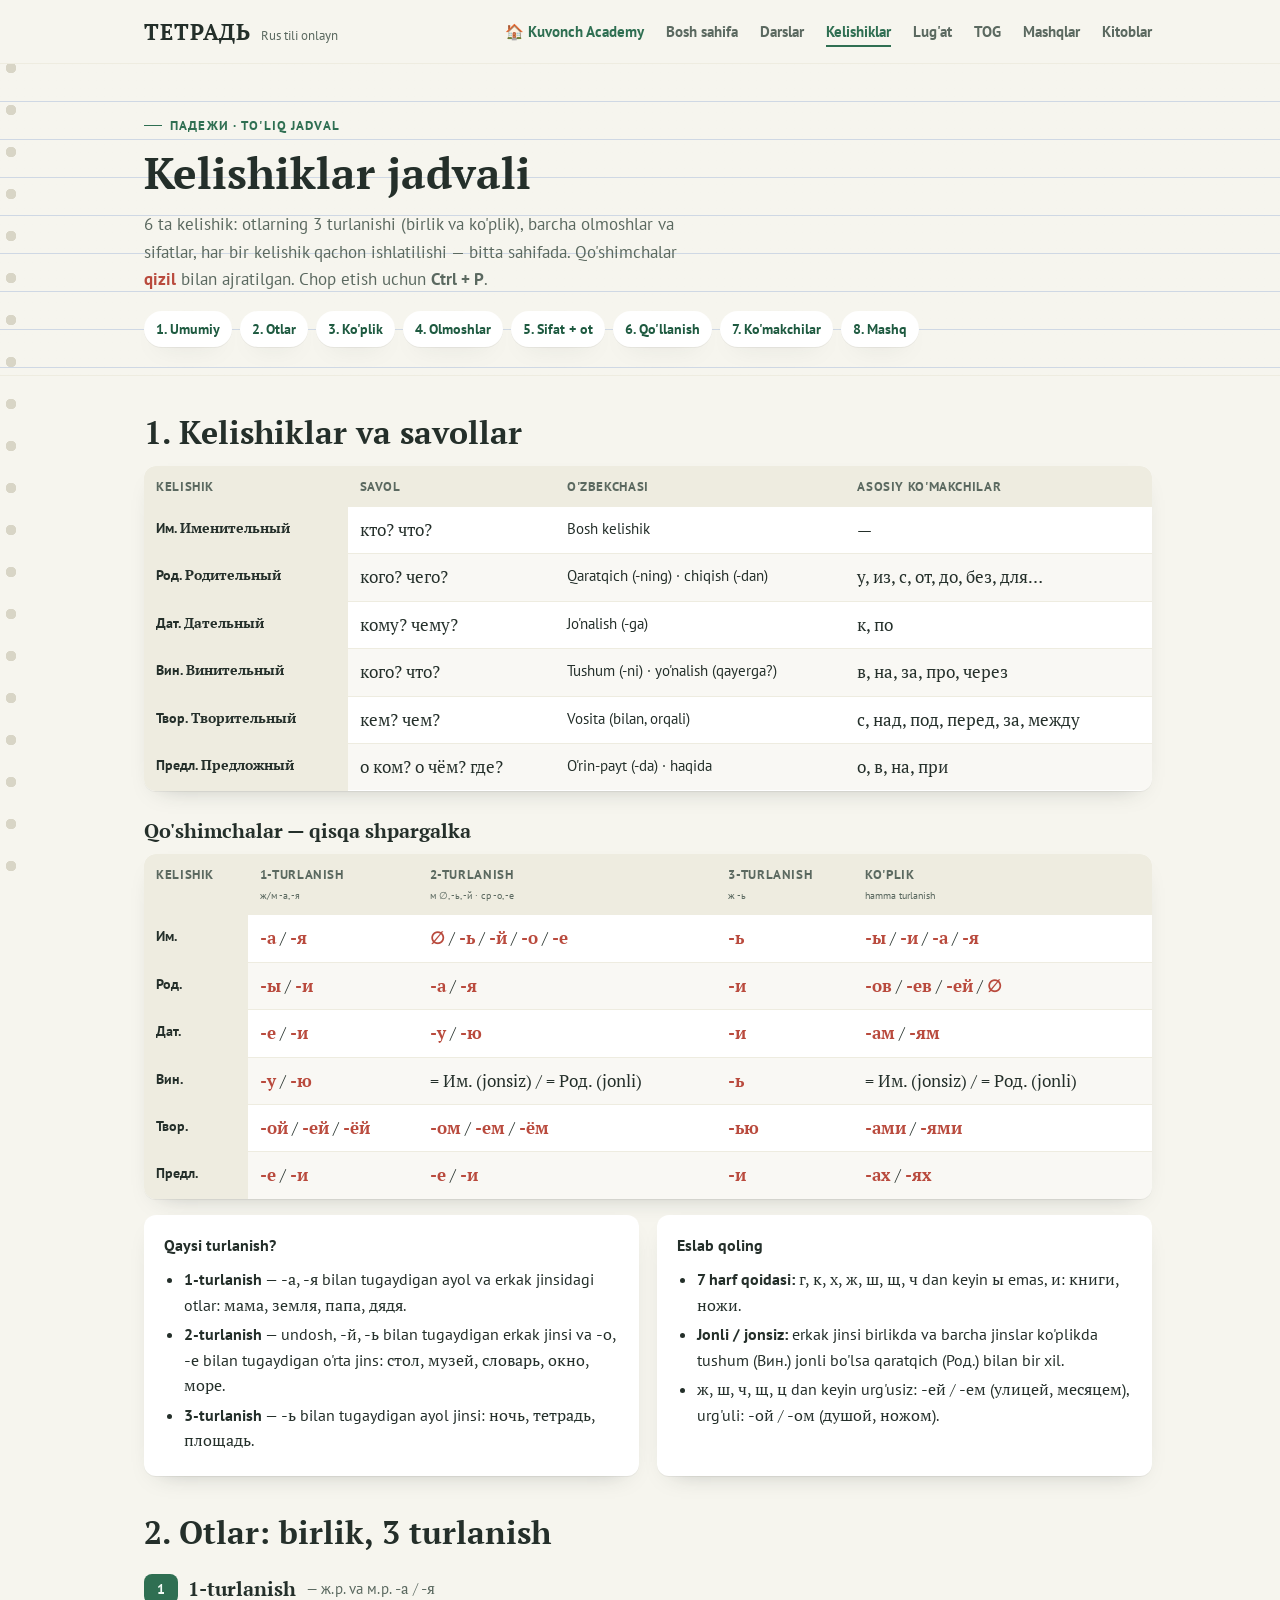
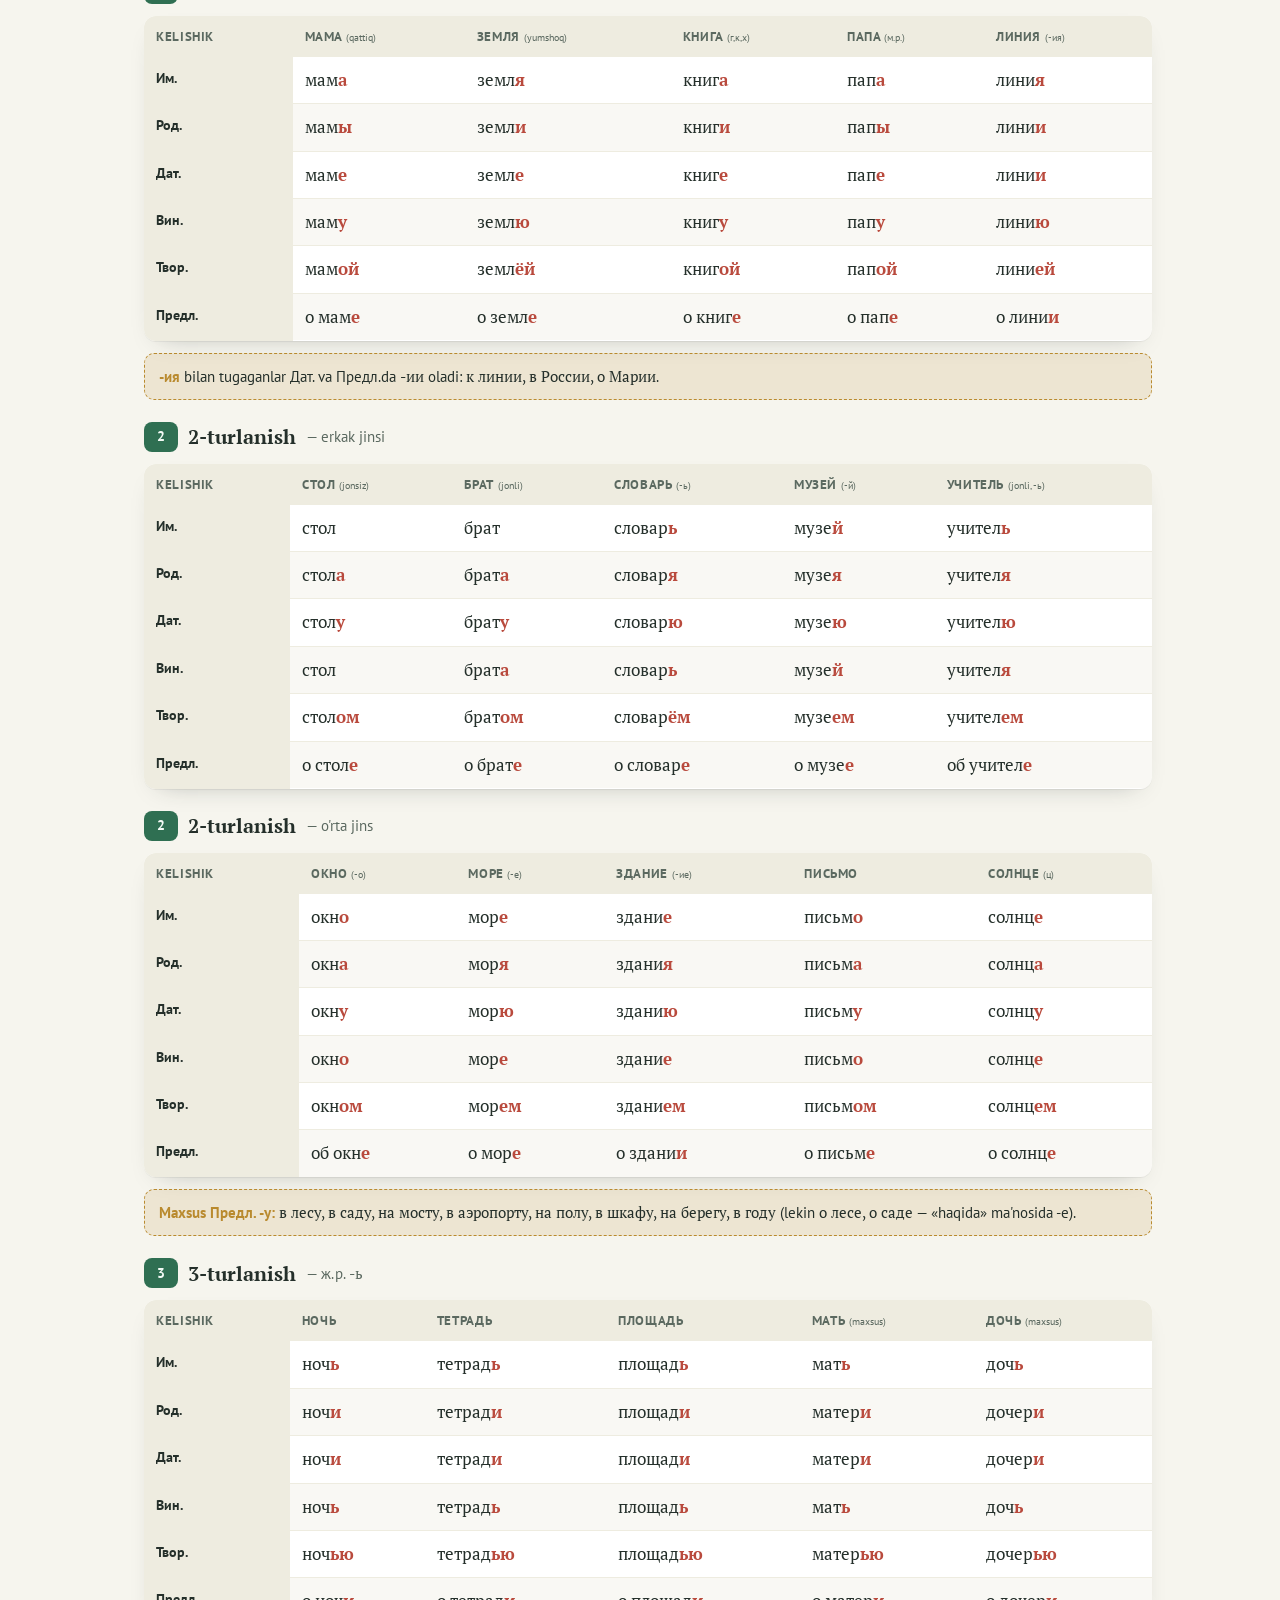
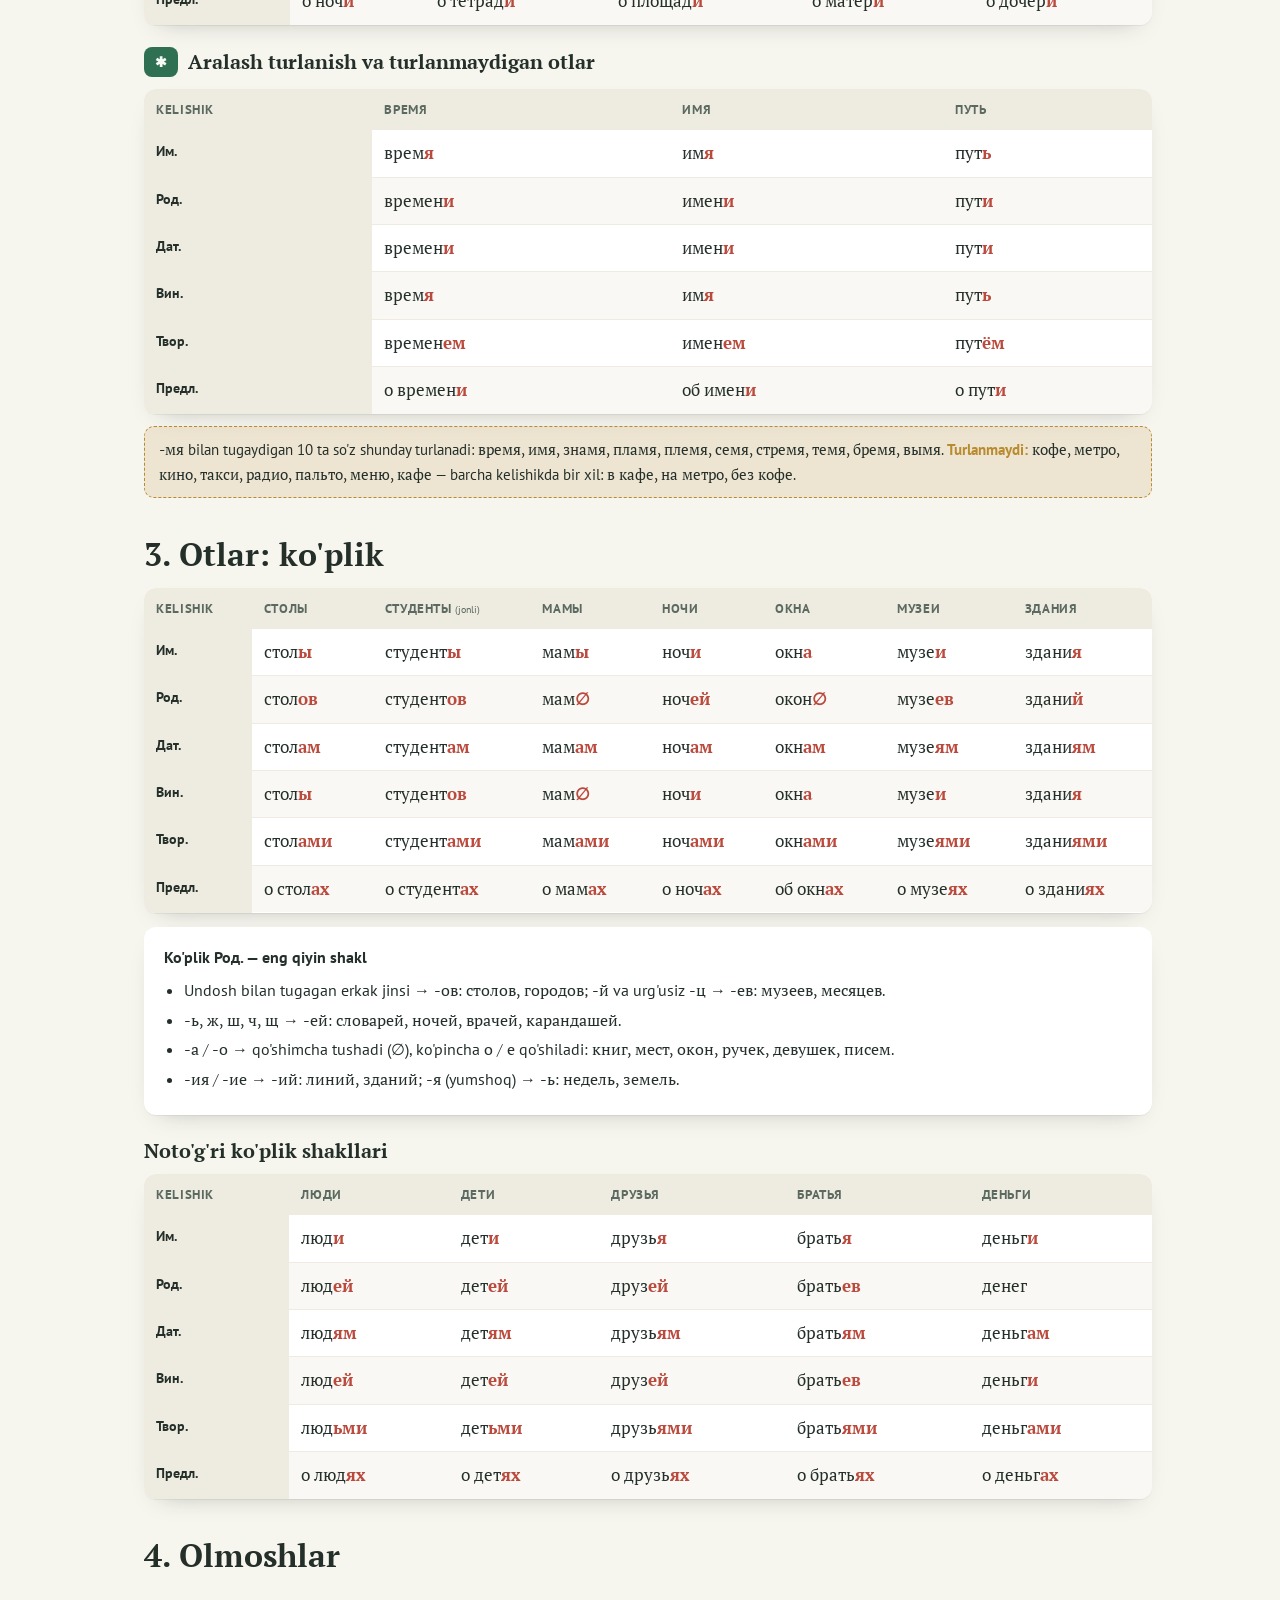
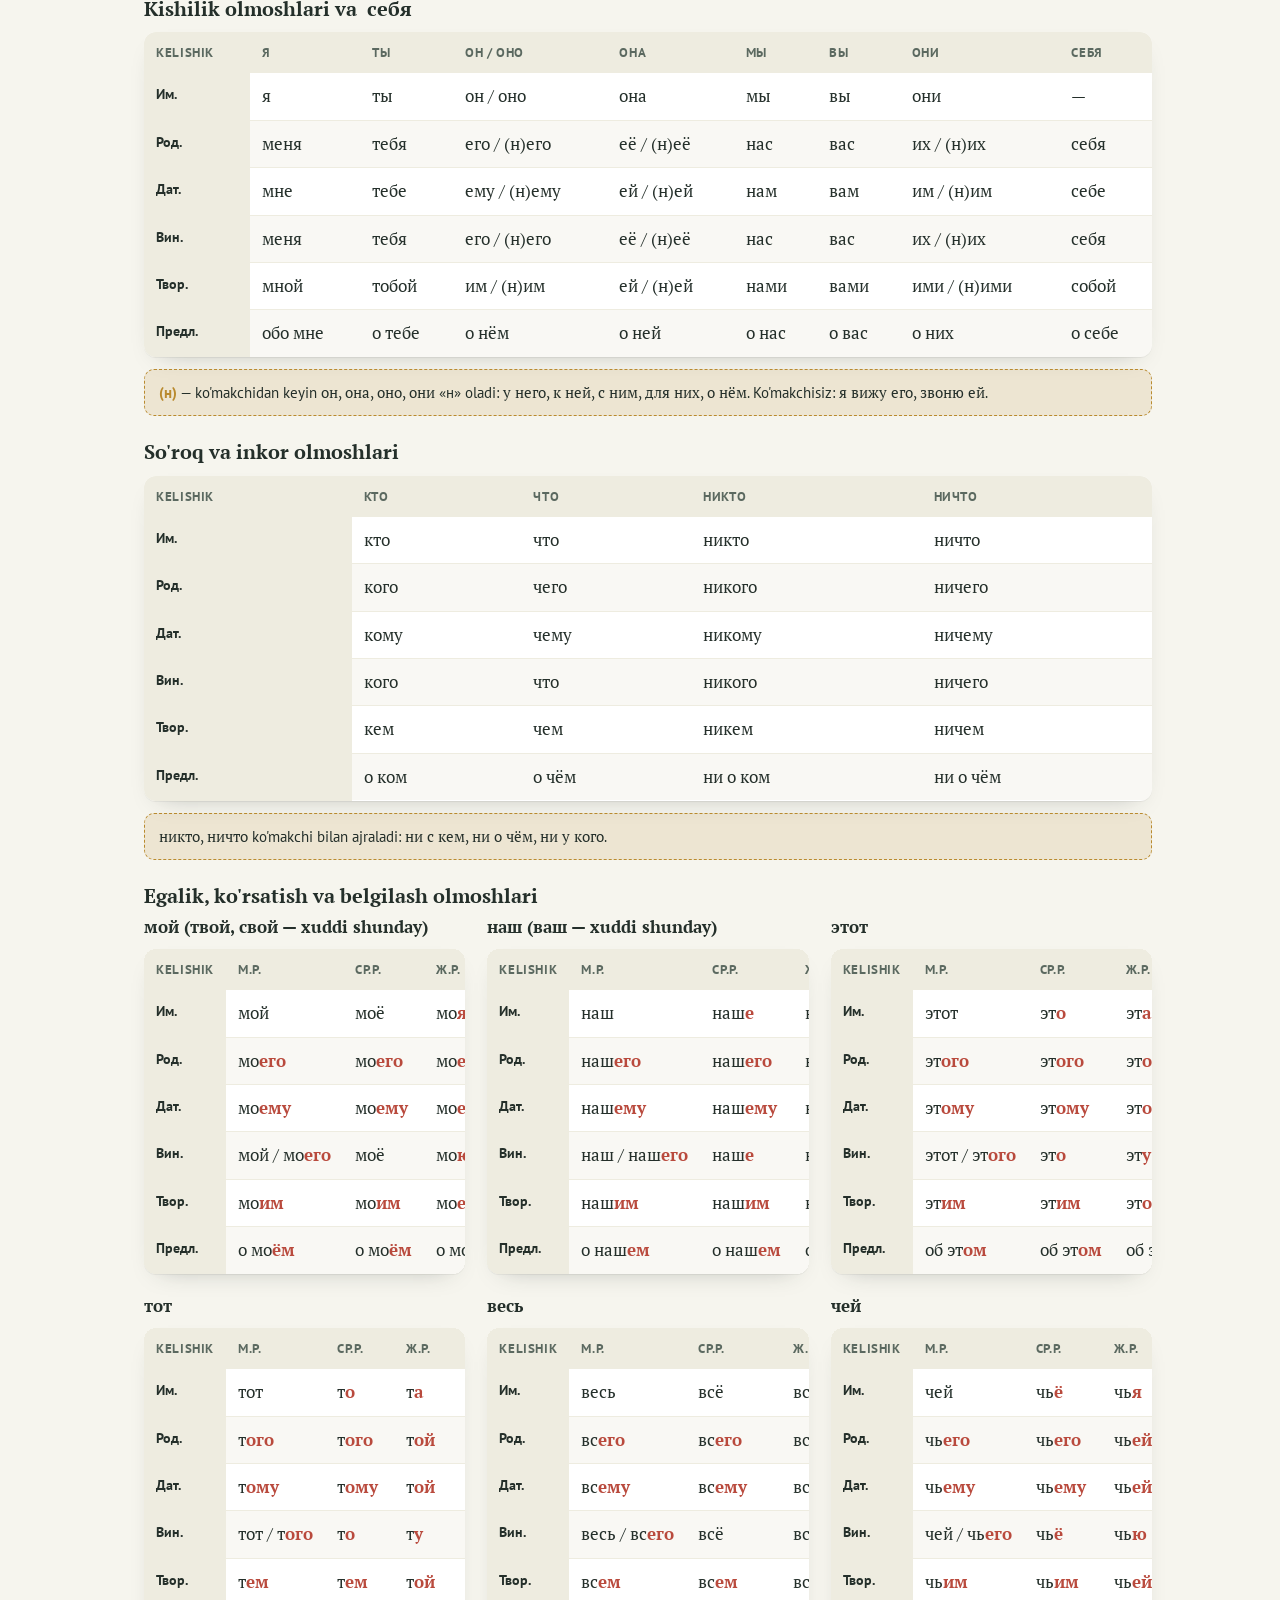
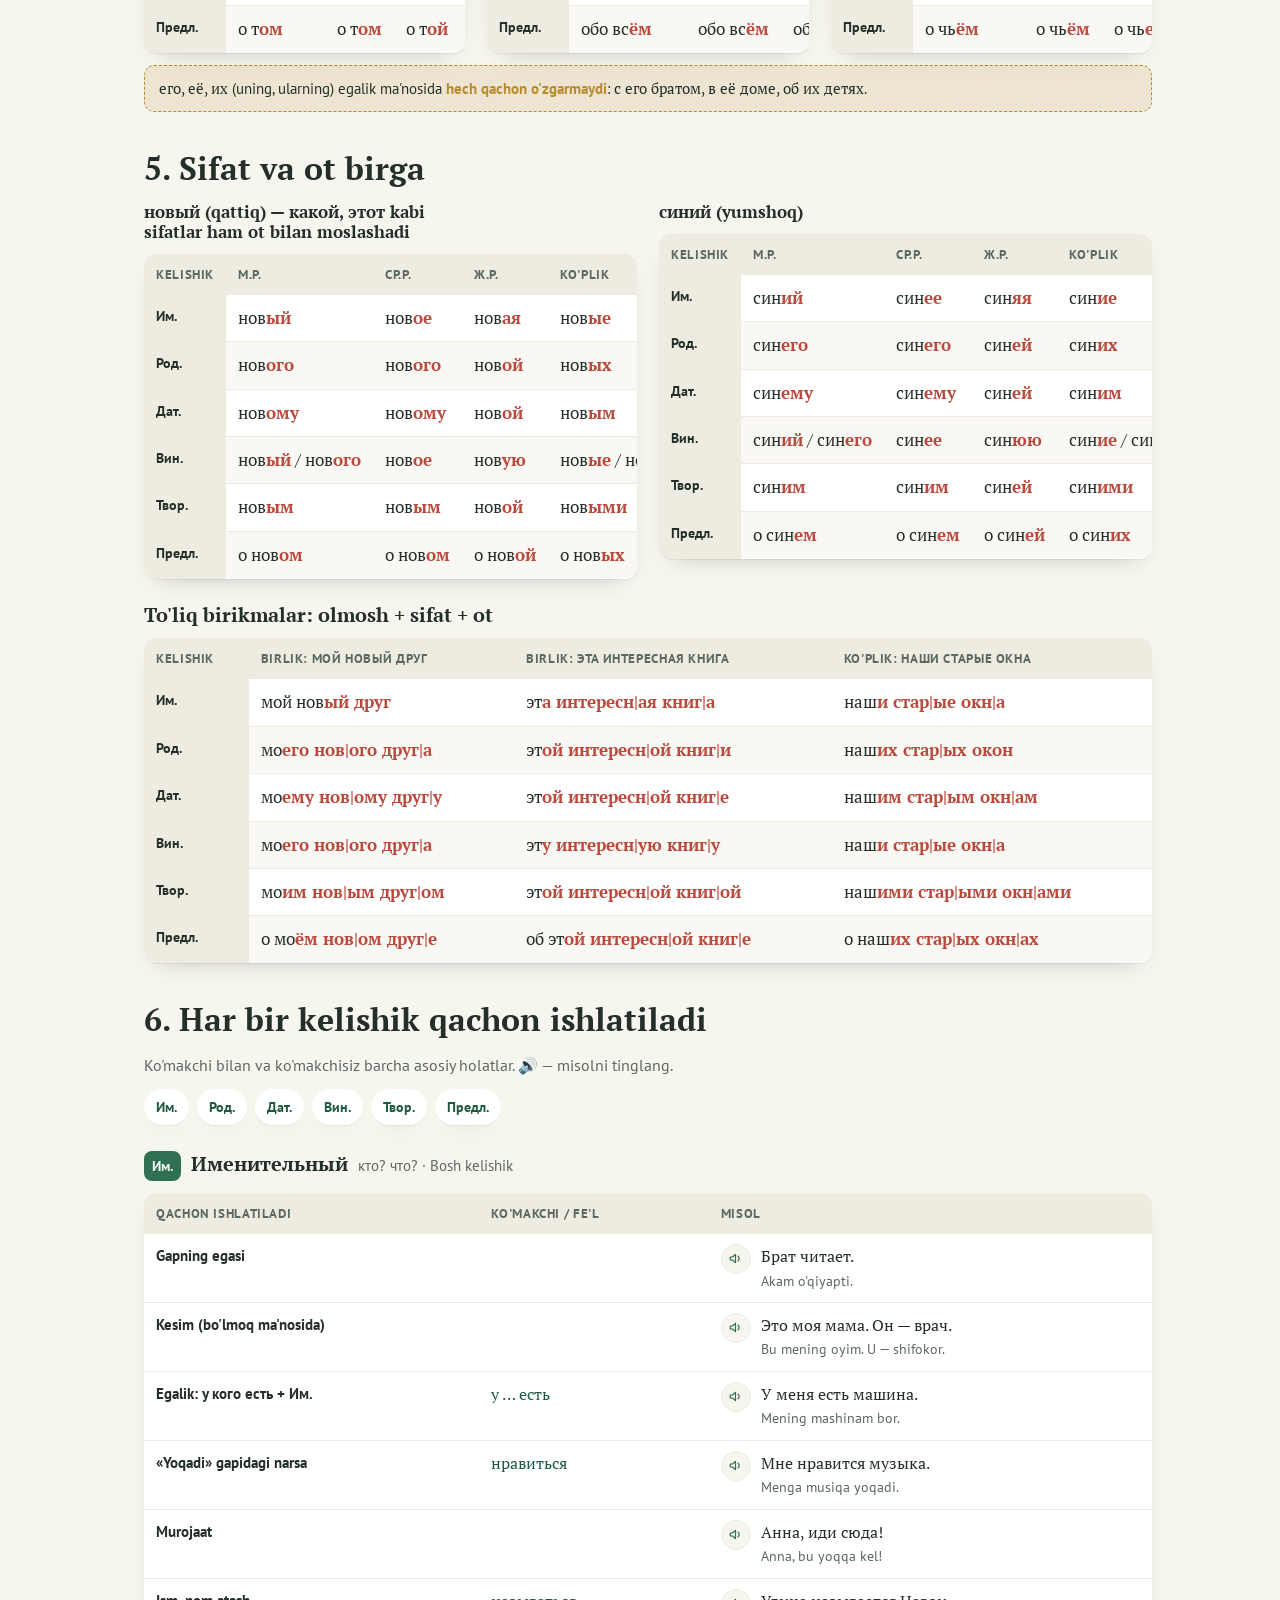
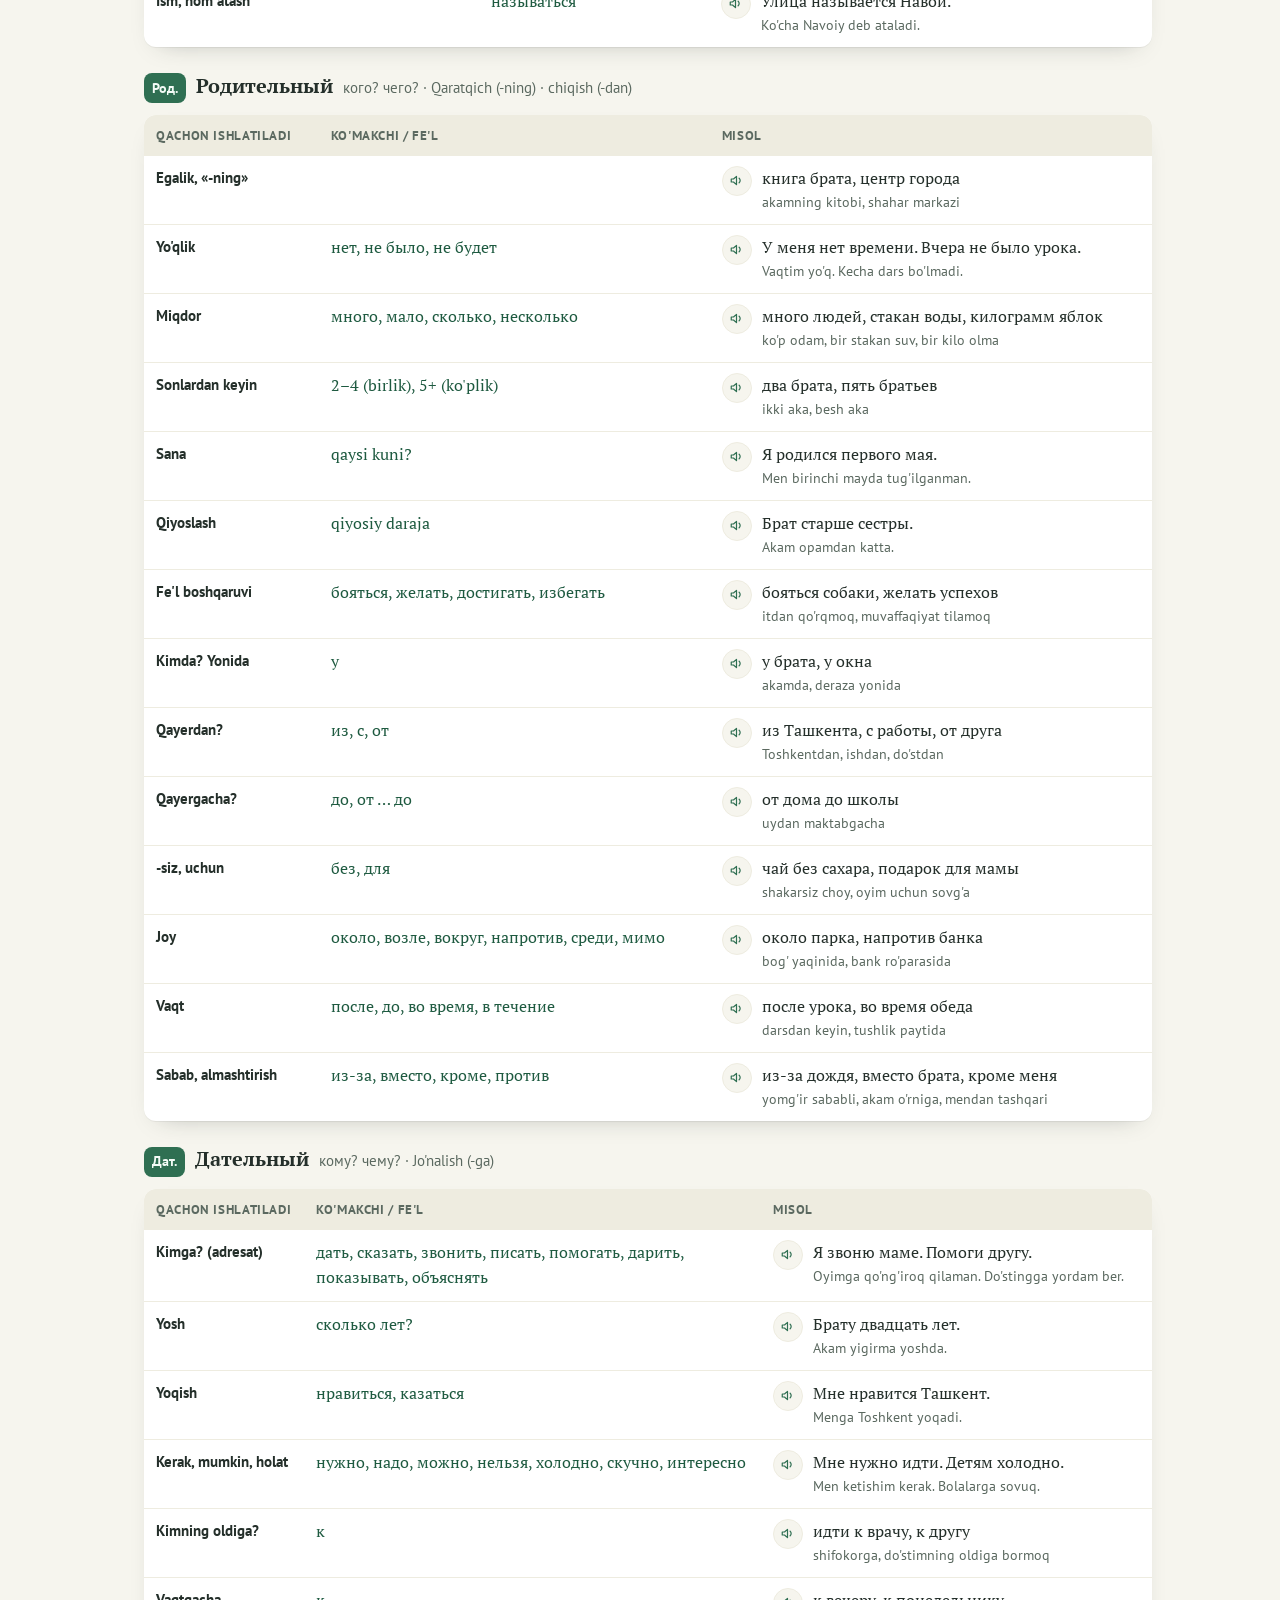
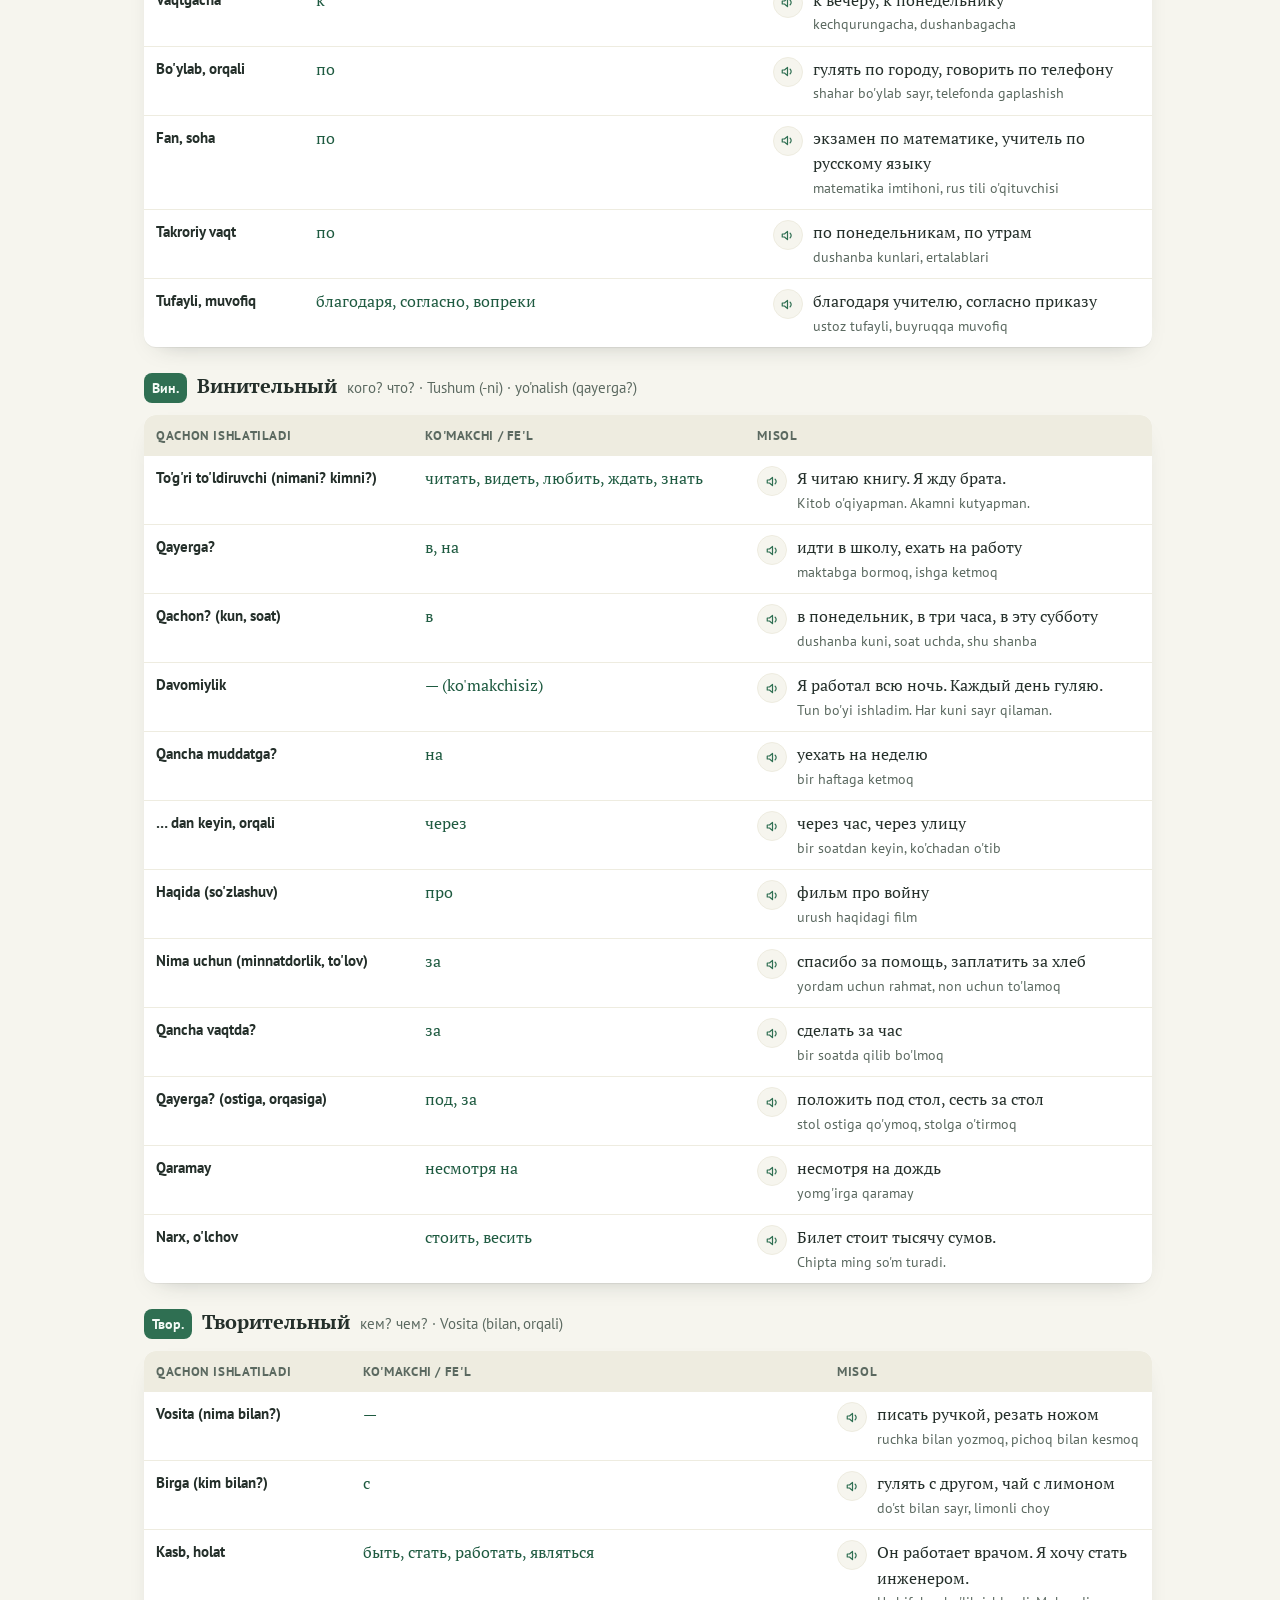
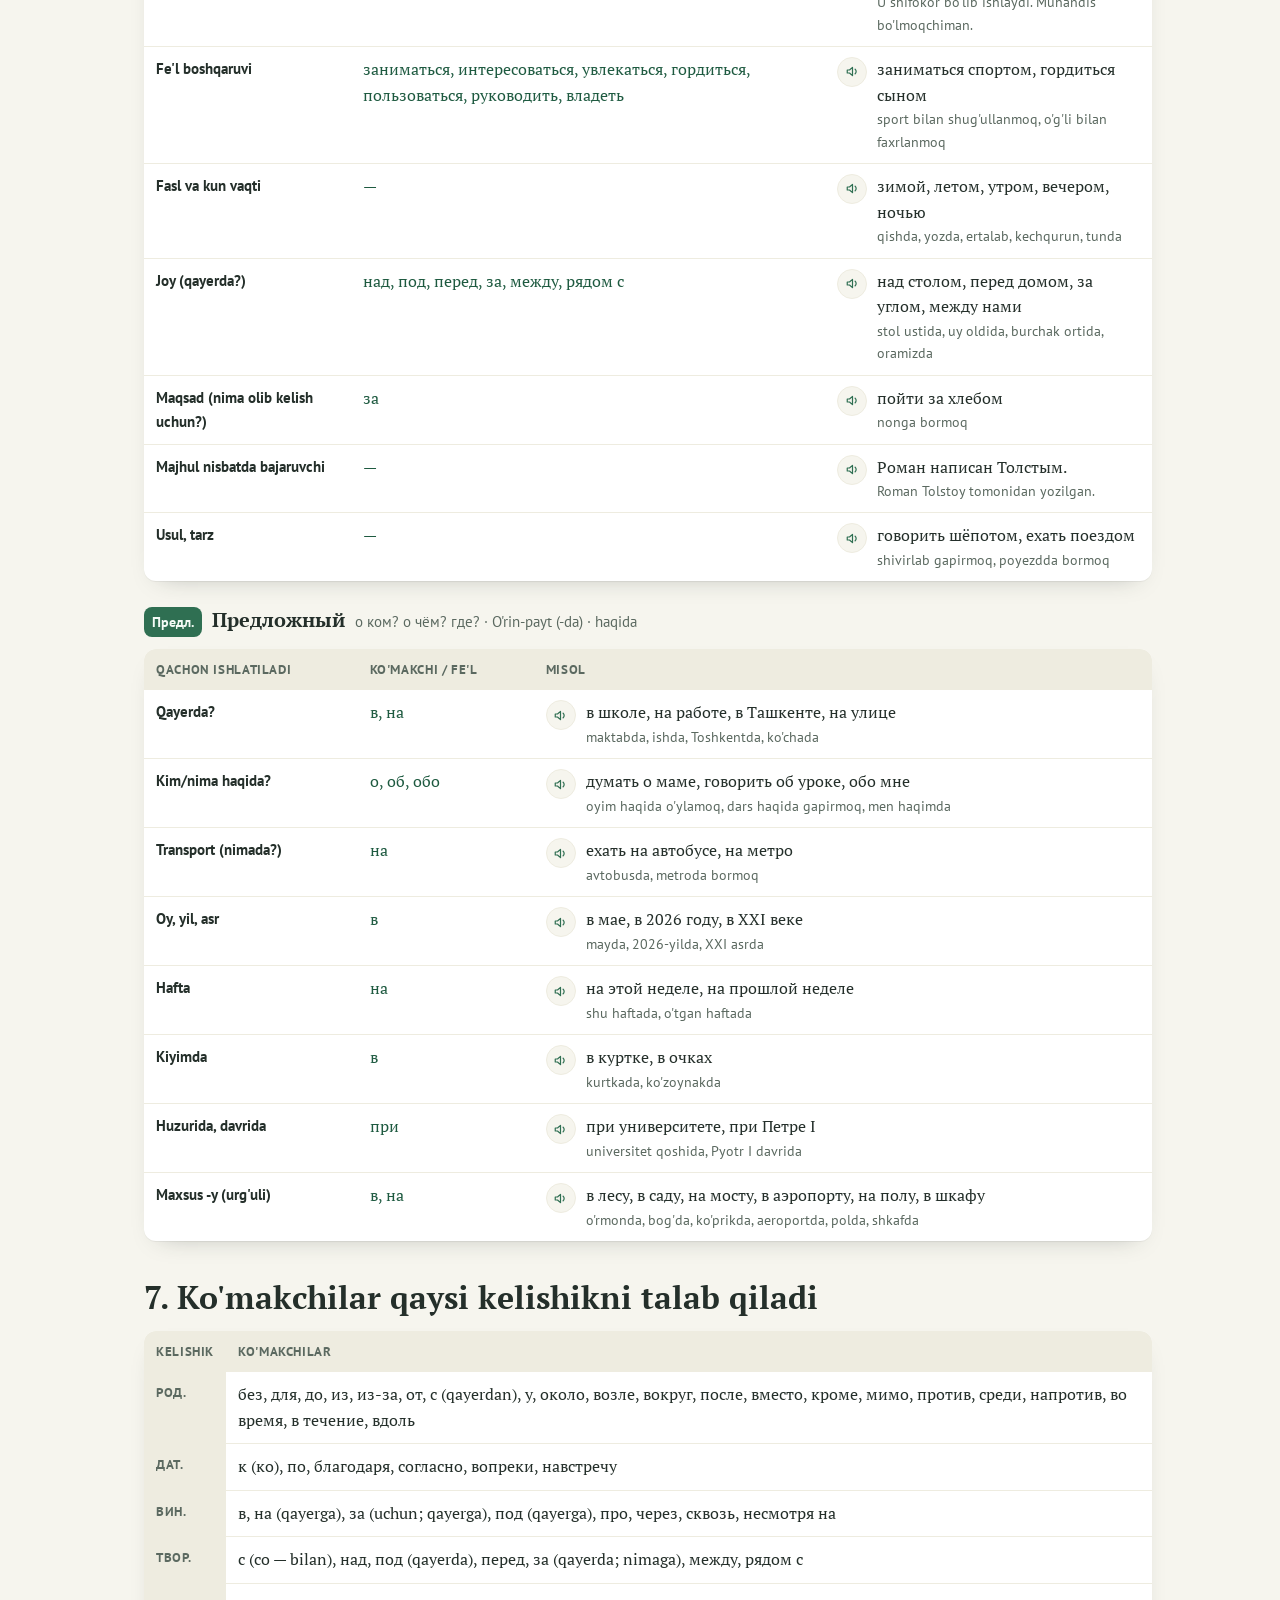
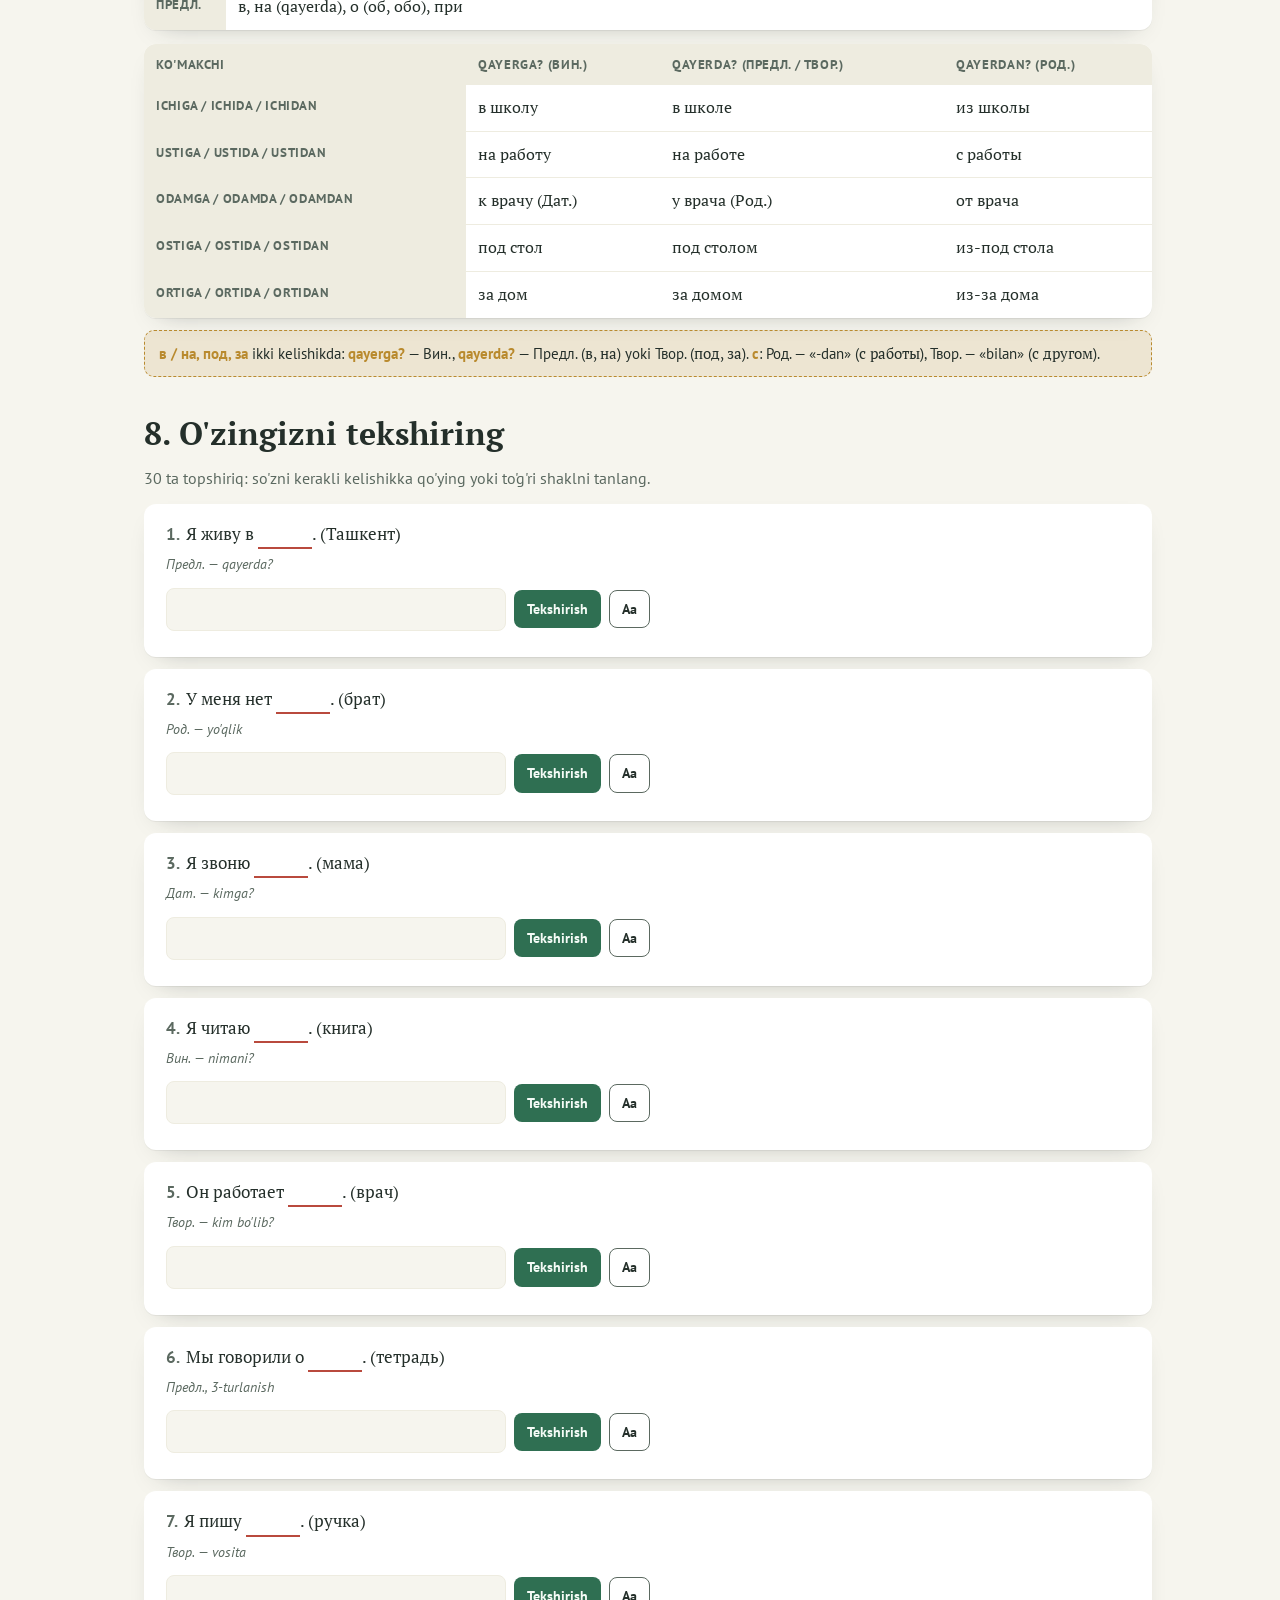
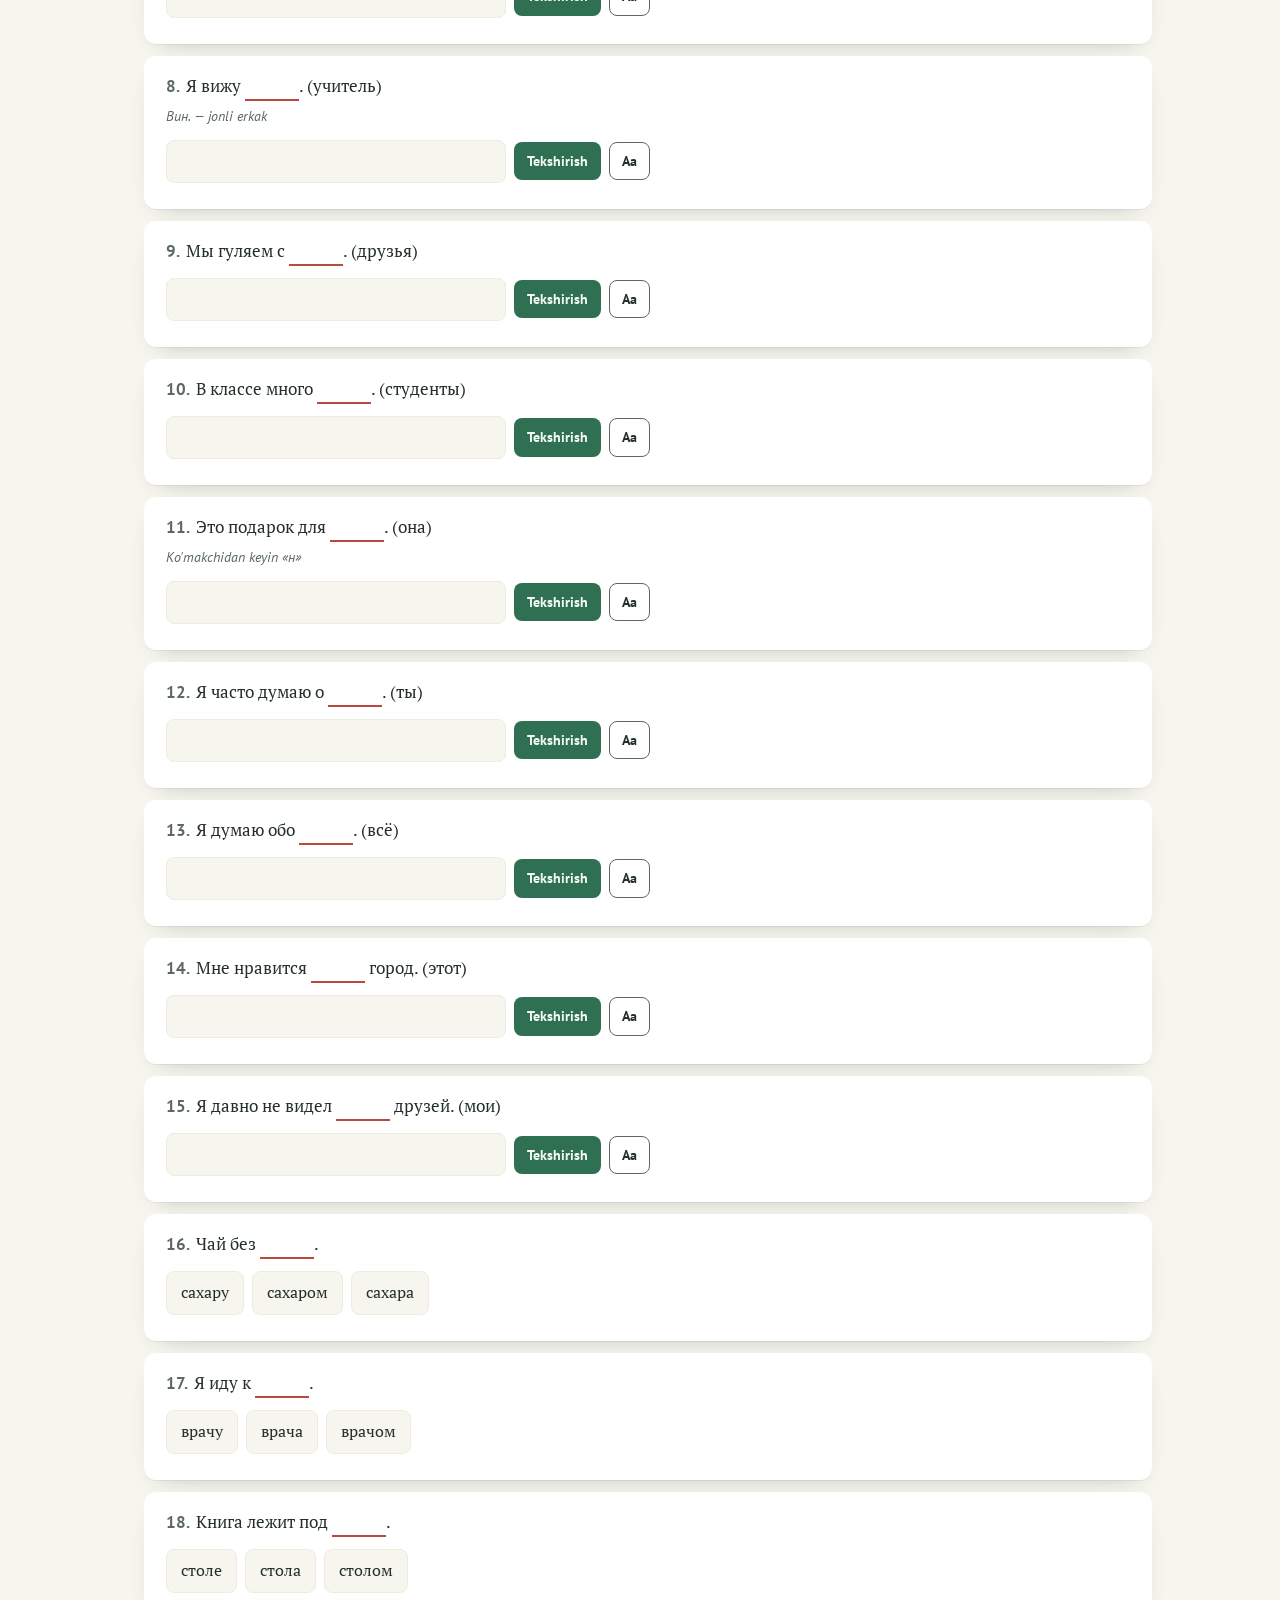
<file: padejlar.html>
<!doctype html>
<html lang="uz">
<head>
<meta charset="utf-8">
<meta name="viewport" content="width=device-width,initial-scale=1">
<title>Kelishiklar jadvali — ТЕТРАДЬ</title>
<meta name="description" content="Rus tili kelishiklari (padejlar) to'liq jadvali: otlarning 3 turlanishi birlik va ko'plikda, barcha olmoshlar, sifatlar va har bir kelishikning qo'llanish holatlari.">
<link rel="icon" href="data:image/svg+xml,%3Csvg xmlns='http://www.w3.org/2000/svg' viewBox='0 0 64 64'%3E%3Crect width='64' height='64' rx='14' fill='%232F6F52'/%3E%3Ctext x='32' y='45' font-family='Georgia,serif' font-size='38' font-weight='700' text-anchor='middle' fill='%23F4FBF6'%3EТ%3C/text%3E%3C/svg%3E">
<link rel="preconnect" href="https://fonts.googleapis.com">
<link rel="preconnect" href="https://fonts.gstatic.com" crossorigin>
<link rel="stylesheet" href="https://fonts.googleapis.com/css2?family=PT+Serif:ital,wght@0,400;0,700;1,400&family=PT+Sans:wght@400;700&family=Caveat:wght@600;700&display=swap">
<link rel="stylesheet" href="assets/tetrad.css">
</head>
<body>
<div class="binding" aria-hidden="true"></div>

<header class="site">
  <nav class="nav">
    <a class="brand" href="index.html"><span class="brand-mark">ТЕТРАДЬ</span><span class="brand-tag">Rus tili onlayn</span></a>
    <button class="menu-btn" type="button" aria-expanded="false" aria-controls="navLinks">Menyu</button>
    <ul class="nav-links" id="navLinks">
      <li><a href="https://kuvonch.uz/" class="ka-home" title="Kuvonch Academy — bosh sahifa">🏠 Kuvonch Academy</a></li>
      <li><a href="index.html">Bosh sahifa</a></li>
      <li><a href="darslar.html">Darslar</a></li>
      <li><a href="padejlar.html" aria-current="page">Kelishiklar</a></li>
      <li><a href="lugat.html">Lug'at</a></li>
      <li><a href="tog.html">TOG</a></li>
      <li><a href="mashqlar.html">Mashqlar</a></li>
      <li><a href="kitoblar.html">Kitoblar</a></li>
    </ul>
  </nav>
</header>

<main>
  <section class="page-head">
    <div class="wrap">
      <p class="eyebrow">Падежи · to'liq jadval</p>
      <h1>Kelishiklar jadvali</h1>
      <p class="lead">6 ta kelishik: otlarning 3 turlanishi (birlik va ko'plik), barcha olmoshlar va sifatlar, har bir kelishik qachon ishlatilishi — bitta sahifada. Qo'shimchalar <span class="end">qizil</span> bilan ajratilgan. Chop etish uchun <b>Ctrl + P</b>.</p>
      <nav class="jump" aria-label="Bo'limlar">
        <a href="#umumiy">1. Umumiy</a><a href="#otlar">2. Otlar</a><a href="#koplik">3. Ko'plik</a><a href="#olmoshlar">4. Olmoshlar</a><a href="#sifat">5. Sifat + ot</a><a href="#qollanish">6. Qo'llanish</a><a href="#komakchi">7. Ko'makchilar</a><a href="#mashq">8. Mashq</a>
      </nav>
    </div>
  </section>

  <div class="wrap pad-page">

    <section class="block" id="umumiy">
      <h2>1. Kelishiklar va savollar</h2>
      <div class="tbl-wrap"><table class="t pad"><thead><tr><th>Kelishik</th><th>Savol</th><th>O'zbekchasi</th><th>Asosiy ko'makchilar</th></tr></thead><tbody><tr><th scope="row"><b>Им.</b> <span class="ru">Именительный</span></th><td class="ru">кто? что?</td><td>Bosh kelishik</td><td class="ru">—</td></tr><tr><th scope="row"><b>Род.</b> <span class="ru">Родительный</span></th><td class="ru">кого? чего?</td><td>Qaratqich (-ning) · chiqish (-dan)</td><td class="ru">у, из, с, от, до, без, для…</td></tr><tr><th scope="row"><b>Дат.</b> <span class="ru">Дательный</span></th><td class="ru">кому? чему?</td><td>Jo'nalish (-ga)</td><td class="ru">к, по</td></tr><tr><th scope="row"><b>Вин.</b> <span class="ru">Винительный</span></th><td class="ru">кого? что?</td><td>Tushum (-ni) · yo'nalish (qayerga?)</td><td class="ru">в, на, за, про, через</td></tr><tr><th scope="row"><b>Твор.</b> <span class="ru">Творительный</span></th><td class="ru">кем? чем?</td><td>Vosita (bilan, orqali)</td><td class="ru">с, над, под, перед, за, между</td></tr><tr><th scope="row"><b>Предл.</b> <span class="ru">Предложный</span></th><td class="ru">о ком? о чём? где?</td><td>O'rin-payt (-da) · haqida</td><td class="ru">о, в, на, при</td></tr></tbody></table></div>
      <h3 style="margin-top:28px">Qo'shimchalar — qisqa shpargalka</h3>
      <div class="tbl-wrap"><table class="t pad endings"><thead><tr><th>Kelishik</th><th>1-turlanish<br><small>ж/м -а, -я</small></th><th>2-turlanish<br><small>м ∅, -ь, -й · ср -о, -е</small></th><th>3-turlanish<br><small>ж -ь</small></th><th>Ko'plik<br><small>hamma turlanish</small></th></tr></thead><tbody><tr><th scope="row">Им.</th><td class="ru"><span class="end">-а</span> / <span class="end">-я</span></td><td class="ru"><span class="end">∅</span> / <span class="end">-ь</span> / <span class="end">-й</span> / <span class="end">-о</span> / <span class="end">-е</span></td><td class="ru"><span class="end">-ь</span></td><td class="ru"><span class="end">-ы</span> / <span class="end">-и</span> / <span class="end">-а</span> / <span class="end">-я</span></td></tr><tr><th scope="row">Род.</th><td class="ru"><span class="end">-ы</span> / <span class="end">-и</span></td><td class="ru"><span class="end">-а</span> / <span class="end">-я</span></td><td class="ru"><span class="end">-и</span></td><td class="ru"><span class="end">-ов</span> / <span class="end">-ев</span> / <span class="end">-ей</span> / <span class="end">∅</span></td></tr><tr><th scope="row">Дат.</th><td class="ru"><span class="end">-е</span> / <span class="end">-и</span></td><td class="ru"><span class="end">-у</span> / <span class="end">-ю</span></td><td class="ru"><span class="end">-и</span></td><td class="ru"><span class="end">-ам</span> / <span class="end">-ям</span></td></tr><tr><th scope="row">Вин.</th><td class="ru"><span class="end">-у</span> / <span class="end">-ю</span></td><td class="ru">= Им. (jonsiz) / = Род. (jonli)</td><td class="ru"><span class="end">-ь</span></td><td class="ru">= Им. (jonsiz) / = Род. (jonli)</td></tr><tr><th scope="row">Твор.</th><td class="ru"><span class="end">-ой</span> / <span class="end">-ей</span> / <span class="end">-ёй</span></td><td class="ru"><span class="end">-ом</span> / <span class="end">-ем</span> / <span class="end">-ём</span></td><td class="ru"><span class="end">-ью</span></td><td class="ru"><span class="end">-ами</span> / <span class="end">-ями</span></td></tr><tr><th scope="row">Предл.</th><td class="ru"><span class="end">-е</span> / <span class="end">-и</span></td><td class="ru"><span class="end">-е</span> / <span class="end">-и</span></td><td class="ru"><span class="end">-и</span></td><td class="ru"><span class="end">-ах</span> / <span class="end">-ях</span></td></tr></tbody></table></div>
      <div class="grid c2" style="margin-top:16px">
        <div class="rule-box"><b>Qaysi turlanish?</b><ul>
          <li><b>1-turlanish</b> — <span class="ru">-а, -я</span> bilan tugaydigan ayol va erkak jinsidagi otlar: <span class="ru">мама, земля, папа, дядя</span>.</li>
          <li><b>2-turlanish</b> — undosh, <span class="ru">-й, -ь</span> bilan tugaydigan erkak jinsi va <span class="ru">-о, -е</span> bilan tugaydigan o'rta jins: <span class="ru">стол, музей, словарь, окно, море</span>.</li>
          <li><b>3-turlanish</b> — <span class="ru">-ь</span> bilan tugaydigan ayol jinsi: <span class="ru">ночь, тетрадь, площадь</span>.</li></ul></div>
        <div class="rule-box"><b>Eslab qoling</b><ul>
          <li><b>7 harf qoidasi:</b> <span class="ru">г, к, х, ж, ш, щ, ч</span> dan keyin <span class="ru">ы</span> emas, <span class="ru">и</span>: <span class="ru">книги, ножи</span>.</li>
          <li><b>Jonli / jonsiz:</b> erkak jinsi birlikda va barcha jinslar ko'plikda tushum (Вин.) jonli bo'lsa qaratqich (Род.) bilan bir xil.</li>
          <li><span class="ru">ж, ш, ч, щ, ц</span> dan keyin urg'usiz: <span class="ru">-ей / -ем</span> (<span class="ru">улицей, месяцем</span>), urg'uli: <span class="ru">-ой / -ом</span> (<span class="ru">душой, ножом</span>).</li></ul></div>
      </div>
    </section>

    <section class="block" id="otlar">
      <h2>2. Otlar: birlik, 3 turlanish</h2>
      <h3 class="dec"><span class="cb">1</span> 1-turlanish <span class="muted">— ж.р. va м.р. <span class="ru">-а / -я</span></span></h3>
      <div class="tbl-wrap"><table class="t pad "><thead><tr><th>Kelishik</th><th>мама <small>(qattiq)</small></th><th>земля <small>(yumshoq)</small></th><th>книга <small>(г,к,х)</small></th><th>папа <small>(м.р.)</small></th><th>линия <small>(-ия)</small></th></tr></thead><tbody><tr><th scope="row">Им.</th><td class="ru">мам<span class="end">а</span></td><td class="ru">земл<span class="end">я</span></td><td class="ru">книг<span class="end">а</span></td><td class="ru">пап<span class="end">а</span></td><td class="ru">лини<span class="end">я</span></td></tr><tr><th scope="row">Род.</th><td class="ru">мам<span class="end">ы</span></td><td class="ru">земл<span class="end">и</span></td><td class="ru">книг<span class="end">и</span></td><td class="ru">пап<span class="end">ы</span></td><td class="ru">лини<span class="end">и</span></td></tr><tr><th scope="row">Дат.</th><td class="ru">мам<span class="end">е</span></td><td class="ru">земл<span class="end">е</span></td><td class="ru">книг<span class="end">е</span></td><td class="ru">пап<span class="end">е</span></td><td class="ru">лини<span class="end">и</span></td></tr><tr><th scope="row">Вин.</th><td class="ru">мам<span class="end">у</span></td><td class="ru">земл<span class="end">ю</span></td><td class="ru">книг<span class="end">у</span></td><td class="ru">пап<span class="end">у</span></td><td class="ru">лини<span class="end">ю</span></td></tr><tr><th scope="row">Твор.</th><td class="ru">мам<span class="end">ой</span></td><td class="ru">земл<span class="end">ёй</span></td><td class="ru">книг<span class="end">ой</span></td><td class="ru">пап<span class="end">ой</span></td><td class="ru">лини<span class="end">ей</span></td></tr><tr><th scope="row">Предл.</th><td class="ru">о мам<span class="end">е</span></td><td class="ru">о земл<span class="end">е</span></td><td class="ru">о книг<span class="end">е</span></td><td class="ru">о пап<span class="end">е</span></td><td class="ru">о лини<span class="end">и</span></td></tr></tbody></table></div>
      <p class="note"><b>-ия</b> bilan tugaganlar Дат. va Предл.da <span class="ru">-ии</span> oladi: <span class="ru">к линии, в России, о Марии</span>.</p>

      <h3 class="dec"><span class="cb">2</span> 2-turlanish <span class="muted">— erkak jinsi</span></h3>
      <div class="tbl-wrap"><table class="t pad "><thead><tr><th>Kelishik</th><th>стол <small>(jonsiz)</small></th><th>брат <small>(jonli)</small></th><th>словарь <small>(-ь)</small></th><th>музей <small>(-й)</small></th><th>учитель <small>(jonli, -ь)</small></th></tr></thead><tbody><tr><th scope="row">Им.</th><td class="ru">стол</td><td class="ru">брат</td><td class="ru">словар<span class="end">ь</span></td><td class="ru">музе<span class="end">й</span></td><td class="ru">учител<span class="end">ь</span></td></tr><tr><th scope="row">Род.</th><td class="ru">стол<span class="end">а</span></td><td class="ru">брат<span class="end">а</span></td><td class="ru">словар<span class="end">я</span></td><td class="ru">музе<span class="end">я</span></td><td class="ru">учител<span class="end">я</span></td></tr><tr><th scope="row">Дат.</th><td class="ru">стол<span class="end">у</span></td><td class="ru">брат<span class="end">у</span></td><td class="ru">словар<span class="end">ю</span></td><td class="ru">музе<span class="end">ю</span></td><td class="ru">учител<span class="end">ю</span></td></tr><tr><th scope="row">Вин.</th><td class="ru">стол</td><td class="ru">брат<span class="end">а</span></td><td class="ru">словар<span class="end">ь</span></td><td class="ru">музе<span class="end">й</span></td><td class="ru">учител<span class="end">я</span></td></tr><tr><th scope="row">Твор.</th><td class="ru">стол<span class="end">ом</span></td><td class="ru">брат<span class="end">ом</span></td><td class="ru">словар<span class="end">ём</span></td><td class="ru">музе<span class="end">ем</span></td><td class="ru">учител<span class="end">ем</span></td></tr><tr><th scope="row">Предл.</th><td class="ru">о стол<span class="end">е</span></td><td class="ru">о брат<span class="end">е</span></td><td class="ru">о словар<span class="end">е</span></td><td class="ru">о музе<span class="end">е</span></td><td class="ru">об учител<span class="end">е</span></td></tr></tbody></table></div>
      <h3 class="dec" style="margin-top:22px"><span class="cb">2</span> 2-turlanish <span class="muted">— o'rta jins</span></h3>
      <div class="tbl-wrap"><table class="t pad "><thead><tr><th>Kelishik</th><th>окно <small>(-о)</small></th><th>море <small>(-е)</small></th><th>здание <small>(-ие)</small></th><th>письмо</th><th>солнце <small>(ц)</small></th></tr></thead><tbody><tr><th scope="row">Им.</th><td class="ru">окн<span class="end">о</span></td><td class="ru">мор<span class="end">е</span></td><td class="ru">здани<span class="end">е</span></td><td class="ru">письм<span class="end">о</span></td><td class="ru">солнц<span class="end">е</span></td></tr><tr><th scope="row">Род.</th><td class="ru">окн<span class="end">а</span></td><td class="ru">мор<span class="end">я</span></td><td class="ru">здани<span class="end">я</span></td><td class="ru">письм<span class="end">а</span></td><td class="ru">солнц<span class="end">а</span></td></tr><tr><th scope="row">Дат.</th><td class="ru">окн<span class="end">у</span></td><td class="ru">мор<span class="end">ю</span></td><td class="ru">здани<span class="end">ю</span></td><td class="ru">письм<span class="end">у</span></td><td class="ru">солнц<span class="end">у</span></td></tr><tr><th scope="row">Вин.</th><td class="ru">окн<span class="end">о</span></td><td class="ru">мор<span class="end">е</span></td><td class="ru">здани<span class="end">е</span></td><td class="ru">письм<span class="end">о</span></td><td class="ru">солнц<span class="end">е</span></td></tr><tr><th scope="row">Твор.</th><td class="ru">окн<span class="end">ом</span></td><td class="ru">мор<span class="end">ем</span></td><td class="ru">здани<span class="end">ем</span></td><td class="ru">письм<span class="end">ом</span></td><td class="ru">солнц<span class="end">ем</span></td></tr><tr><th scope="row">Предл.</th><td class="ru">об окн<span class="end">е</span></td><td class="ru">о мор<span class="end">е</span></td><td class="ru">о здани<span class="end">и</span></td><td class="ru">о письм<span class="end">е</span></td><td class="ru">о солнц<span class="end">е</span></td></tr></tbody></table></div>
      <p class="note"><b>Maxsus Предл. -у:</b> <span class="ru">в лесу, в саду, на мосту, в аэропорту, на полу, в шкафу, на берегу, в году</span> (lekin <span class="ru">о лесе, о саде</span> — «haqida» ma'nosida -е).</p>

      <h3 class="dec"><span class="cb">3</span> 3-turlanish <span class="muted">— ж.р. <span class="ru">-ь</span></span></h3>
      <div class="tbl-wrap"><table class="t pad "><thead><tr><th>Kelishik</th><th>ночь</th><th>тетрадь</th><th>площадь</th><th>мать <small>(maxsus)</small></th><th>дочь <small>(maxsus)</small></th></tr></thead><tbody><tr><th scope="row">Им.</th><td class="ru">ноч<span class="end">ь</span></td><td class="ru">тетрад<span class="end">ь</span></td><td class="ru">площад<span class="end">ь</span></td><td class="ru">мат<span class="end">ь</span></td><td class="ru">доч<span class="end">ь</span></td></tr><tr><th scope="row">Род.</th><td class="ru">ноч<span class="end">и</span></td><td class="ru">тетрад<span class="end">и</span></td><td class="ru">площад<span class="end">и</span></td><td class="ru">матер<span class="end">и</span></td><td class="ru">дочер<span class="end">и</span></td></tr><tr><th scope="row">Дат.</th><td class="ru">ноч<span class="end">и</span></td><td class="ru">тетрад<span class="end">и</span></td><td class="ru">площад<span class="end">и</span></td><td class="ru">матер<span class="end">и</span></td><td class="ru">дочер<span class="end">и</span></td></tr><tr><th scope="row">Вин.</th><td class="ru">ноч<span class="end">ь</span></td><td class="ru">тетрад<span class="end">ь</span></td><td class="ru">площад<span class="end">ь</span></td><td class="ru">мат<span class="end">ь</span></td><td class="ru">доч<span class="end">ь</span></td></tr><tr><th scope="row">Твор.</th><td class="ru">ноч<span class="end">ью</span></td><td class="ru">тетрад<span class="end">ью</span></td><td class="ru">площад<span class="end">ью</span></td><td class="ru">матер<span class="end">ью</span></td><td class="ru">дочер<span class="end">ью</span></td></tr><tr><th scope="row">Предл.</th><td class="ru">о ноч<span class="end">и</span></td><td class="ru">о тетрад<span class="end">и</span></td><td class="ru">о площад<span class="end">и</span></td><td class="ru">о матер<span class="end">и</span></td><td class="ru">о дочер<span class="end">и</span></td></tr></tbody></table></div>

      <h3 class="dec"><span class="cb">✱</span> Aralash turlanish va turlanmaydigan otlar</h3>
      <div class="tbl-wrap"><table class="t pad "><thead><tr><th>Kelishik</th><th>время</th><th>имя</th><th>путь</th></tr></thead><tbody><tr><th scope="row">Им.</th><td class="ru">врем<span class="end">я</span></td><td class="ru">им<span class="end">я</span></td><td class="ru">пут<span class="end">ь</span></td></tr><tr><th scope="row">Род.</th><td class="ru">времен<span class="end">и</span></td><td class="ru">имен<span class="end">и</span></td><td class="ru">пут<span class="end">и</span></td></tr><tr><th scope="row">Дат.</th><td class="ru">времен<span class="end">и</span></td><td class="ru">имен<span class="end">и</span></td><td class="ru">пут<span class="end">и</span></td></tr><tr><th scope="row">Вин.</th><td class="ru">врем<span class="end">я</span></td><td class="ru">им<span class="end">я</span></td><td class="ru">пут<span class="end">ь</span></td></tr><tr><th scope="row">Твор.</th><td class="ru">времен<span class="end">ем</span></td><td class="ru">имен<span class="end">ем</span></td><td class="ru">пут<span class="end">ём</span></td></tr><tr><th scope="row">Предл.</th><td class="ru">о времен<span class="end">и</span></td><td class="ru">об имен<span class="end">и</span></td><td class="ru">о пут<span class="end">и</span></td></tr></tbody></table></div>
      <p class="note"><span class="ru">-мя</span> bilan tugaydigan 10 ta so'z shunday turlanadi: <span class="ru">время, имя, знамя, пламя, племя, семя, стремя, темя, бремя, вымя</span>. <b>Turlanmaydi:</b> <span class="ru">кофе, метро, кино, такси, радио, пальто, меню, кафе</span> — barcha kelishikda bir xil: <span class="ru">в кафе, на метро, без кофе</span>.</p>
    </section>

    <section class="block" id="koplik">
      <h2>3. Otlar: ko'plik</h2>
      <div class="tbl-wrap"><table class="t pad "><thead><tr><th>Kelishik</th><th>столы</th><th>студенты <small>(jonli)</small></th><th>мамы</th><th>ночи</th><th>окна</th><th>музеи</th><th>здания</th></tr></thead><tbody><tr><th scope="row">Им.</th><td class="ru">стол<span class="end">ы</span></td><td class="ru">студент<span class="end">ы</span></td><td class="ru">мам<span class="end">ы</span></td><td class="ru">ноч<span class="end">и</span></td><td class="ru">окн<span class="end">а</span></td><td class="ru">музе<span class="end">и</span></td><td class="ru">здани<span class="end">я</span></td></tr><tr><th scope="row">Род.</th><td class="ru">стол<span class="end">ов</span></td><td class="ru">студент<span class="end">ов</span></td><td class="ru">мам<span class="end">∅</span></td><td class="ru">ноч<span class="end">ей</span></td><td class="ru">окон<span class="end">∅</span></td><td class="ru">музе<span class="end">ев</span></td><td class="ru">здани<span class="end">й</span></td></tr><tr><th scope="row">Дат.</th><td class="ru">стол<span class="end">ам</span></td><td class="ru">студент<span class="end">ам</span></td><td class="ru">мам<span class="end">ам</span></td><td class="ru">ноч<span class="end">ам</span></td><td class="ru">окн<span class="end">ам</span></td><td class="ru">музе<span class="end">ям</span></td><td class="ru">здани<span class="end">ям</span></td></tr><tr><th scope="row">Вин.</th><td class="ru">стол<span class="end">ы</span></td><td class="ru">студент<span class="end">ов</span></td><td class="ru">мам<span class="end">∅</span></td><td class="ru">ноч<span class="end">и</span></td><td class="ru">окн<span class="end">а</span></td><td class="ru">музе<span class="end">и</span></td><td class="ru">здани<span class="end">я</span></td></tr><tr><th scope="row">Твор.</th><td class="ru">стол<span class="end">ами</span></td><td class="ru">студент<span class="end">ами</span></td><td class="ru">мам<span class="end">ами</span></td><td class="ru">ноч<span class="end">ами</span></td><td class="ru">окн<span class="end">ами</span></td><td class="ru">музе<span class="end">ями</span></td><td class="ru">здани<span class="end">ями</span></td></tr><tr><th scope="row">Предл.</th><td class="ru">о стол<span class="end">ах</span></td><td class="ru">о студент<span class="end">ах</span></td><td class="ru">о мам<span class="end">ах</span></td><td class="ru">о ноч<span class="end">ах</span></td><td class="ru">об окн<span class="end">ах</span></td><td class="ru">о музе<span class="end">ях</span></td><td class="ru">о здани<span class="end">ях</span></td></tr></tbody></table></div>
      <div class="rule-box" style="margin-top:14px"><b>Ko'plik Род. — eng qiyin shakl</b><ul>
        <li>Undosh bilan tugagan erkak jinsi → <span class="ru">-ов</span>: <span class="ru">столов, городов</span>; <span class="ru">-й</span> va urg'usiz <span class="ru">-ц</span> → <span class="ru">-ев</span>: <span class="ru">музеев, месяцев</span>.</li>
        <li><span class="ru">-ь, ж, ш, ч, щ</span> → <span class="ru">-ей</span>: <span class="ru">словарей, ночей, врачей, карандашей</span>.</li>
        <li><span class="ru">-а / -о</span> → qo'shimcha tushadi (∅), ko'pincha <span class="ru">о / е</span> qo'shiladi: <span class="ru">книг, мест, окон, ручек, девушек, писем</span>.</li>
        <li><span class="ru">-ия / -ие</span> → <span class="ru">-ий</span>: <span class="ru">линий, зданий</span>; <span class="ru">-я</span> (yumshoq) → <span class="ru">-ь</span>: <span class="ru">недель, земель</span>.</li></ul></div>
      <h3 style="margin-top:24px">Noto'g'ri ko'plik shakllari</h3>
      <div class="tbl-wrap"><table class="t pad "><thead><tr><th>Kelishik</th><th>люди</th><th>дети</th><th>друзья</th><th>братья</th><th>деньги</th></tr></thead><tbody><tr><th scope="row">Им.</th><td class="ru">люд<span class="end">и</span></td><td class="ru">дет<span class="end">и</span></td><td class="ru">друзь<span class="end">я</span></td><td class="ru">брать<span class="end">я</span></td><td class="ru">деньг<span class="end">и</span></td></tr><tr><th scope="row">Род.</th><td class="ru">люд<span class="end">ей</span></td><td class="ru">дет<span class="end">ей</span></td><td class="ru">друз<span class="end">ей</span></td><td class="ru">брать<span class="end">ев</span></td><td class="ru">денег</td></tr><tr><th scope="row">Дат.</th><td class="ru">люд<span class="end">ям</span></td><td class="ru">дет<span class="end">ям</span></td><td class="ru">друзь<span class="end">ям</span></td><td class="ru">брать<span class="end">ям</span></td><td class="ru">деньг<span class="end">ам</span></td></tr><tr><th scope="row">Вин.</th><td class="ru">люд<span class="end">ей</span></td><td class="ru">дет<span class="end">ей</span></td><td class="ru">друз<span class="end">ей</span></td><td class="ru">брать<span class="end">ев</span></td><td class="ru">деньг<span class="end">и</span></td></tr><tr><th scope="row">Твор.</th><td class="ru">люд<span class="end">ьми</span></td><td class="ru">дет<span class="end">ьми</span></td><td class="ru">друзь<span class="end">ями</span></td><td class="ru">брать<span class="end">ями</span></td><td class="ru">деньг<span class="end">ами</span></td></tr><tr><th scope="row">Предл.</th><td class="ru">о люд<span class="end">ях</span></td><td class="ru">о дет<span class="end">ях</span></td><td class="ru">о друзь<span class="end">ях</span></td><td class="ru">о брать<span class="end">ях</span></td><td class="ru">о деньг<span class="end">ах</span></td></tr></tbody></table></div>
    </section>

    <section class="block" id="olmoshlar">
      <h2>4. Olmoshlar</h2>
      <h3>Kishilik olmoshlari va <span class="ru">себя</span></h3>
      <div class="tbl-wrap"><table class="t pad pron"><thead><tr><th>Kelishik</th><th>я</th><th>ты</th><th>он / оно</th><th>она</th><th>мы</th><th>вы</th><th>они</th><th>себя</th></tr></thead><tbody><tr><th scope="row">Им.</th><td class="ru">я</td><td class="ru">ты</td><td class="ru">он / оно</td><td class="ru">она</td><td class="ru">мы</td><td class="ru">вы</td><td class="ru">они</td><td class="ru">—</td></tr><tr><th scope="row">Род.</th><td class="ru">меня</td><td class="ru">тебя</td><td class="ru">его / (н)его</td><td class="ru">её / (н)её</td><td class="ru">нас</td><td class="ru">вас</td><td class="ru">их / (н)их</td><td class="ru">себя</td></tr><tr><th scope="row">Дат.</th><td class="ru">мне</td><td class="ru">тебе</td><td class="ru">ему / (н)ему</td><td class="ru">ей / (н)ей</td><td class="ru">нам</td><td class="ru">вам</td><td class="ru">им / (н)им</td><td class="ru">себе</td></tr><tr><th scope="row">Вин.</th><td class="ru">меня</td><td class="ru">тебя</td><td class="ru">его / (н)его</td><td class="ru">её / (н)её</td><td class="ru">нас</td><td class="ru">вас</td><td class="ru">их / (н)их</td><td class="ru">себя</td></tr><tr><th scope="row">Твор.</th><td class="ru">мной</td><td class="ru">тобой</td><td class="ru">им / (н)им</td><td class="ru">ей / (н)ей</td><td class="ru">нами</td><td class="ru">вами</td><td class="ru">ими / (н)ими</td><td class="ru">собой</td></tr><tr><th scope="row">Предл.</th><td class="ru">обо мне</td><td class="ru">о тебе</td><td class="ru">о нём</td><td class="ru">о ней</td><td class="ru">о нас</td><td class="ru">о вас</td><td class="ru">о них</td><td class="ru">о себе</td></tr></tbody></table></div>
      <p class="note"><b>(н)</b> — ko'makchidan keyin <span class="ru">он, она, оно, они</span> «н» oladi: <span class="ru">у него, к ней, с ним, для них, о нём</span>. Ko'makchisiz: <span class="ru">я вижу его, звоню ей</span>.</p>
      <h3 style="margin-top:24px">So'roq va inkor olmoshlari</h3>
      <div class="tbl-wrap"><table class="t pad "><thead><tr><th>Kelishik</th><th>кто</th><th>что</th><th>никто</th><th>ничто</th></tr></thead><tbody><tr><th scope="row">Им.</th><td class="ru">кто</td><td class="ru">что</td><td class="ru">никто</td><td class="ru">ничто</td></tr><tr><th scope="row">Род.</th><td class="ru">кого</td><td class="ru">чего</td><td class="ru">никого</td><td class="ru">ничего</td></tr><tr><th scope="row">Дат.</th><td class="ru">кому</td><td class="ru">чему</td><td class="ru">никому</td><td class="ru">ничему</td></tr><tr><th scope="row">Вин.</th><td class="ru">кого</td><td class="ru">что</td><td class="ru">никого</td><td class="ru">ничего</td></tr><tr><th scope="row">Твор.</th><td class="ru">кем</td><td class="ru">чем</td><td class="ru">никем</td><td class="ru">ничем</td></tr><tr><th scope="row">Предл.</th><td class="ru">о ком</td><td class="ru">о чём</td><td class="ru">ни о ком</td><td class="ru">ни о чём</td></tr></tbody></table></div>
      <p class="note"><span class="ru">никто, ничто</span> ko'makchi bilan ajraladi: <span class="ru">ни с кем, ни о чём, ни у кого</span>.</p>
      <h3 style="margin-top:24px">Egalik, ko'rsatish va belgilash olmoshlari</h3>
      <div class="grid c2 pron-grid">
        <div><h4 class="sub ru">мой (твой, свой — xuddi shunday)</h4><div class="tbl-wrap"><table class="t pad "><thead><tr><th>Kelishik</th><th>м.р.</th><th>ср.р.</th><th>ж.р.</th><th>ko'plik</th></tr></thead><tbody><tr><th scope="row">Им.</th><td class="ru">мой</td><td class="ru">моё</td><td class="ru">мо<span class="end">я</span></td><td class="ru">мо<span class="end">и</span></td></tr><tr><th scope="row">Род.</th><td class="ru">мо<span class="end">его</span></td><td class="ru">мо<span class="end">его</span></td><td class="ru">мо<span class="end">ей</span></td><td class="ru">мо<span class="end">их</span></td></tr><tr><th scope="row">Дат.</th><td class="ru">мо<span class="end">ему</span></td><td class="ru">мо<span class="end">ему</span></td><td class="ru">мо<span class="end">ей</span></td><td class="ru">мо<span class="end">им</span></td></tr><tr><th scope="row">Вин.</th><td class="ru">мой / мо<span class="end">его</span></td><td class="ru">моё</td><td class="ru">мо<span class="end">ю</span></td><td class="ru">мо<span class="end">и</span> / мо<span class="end">их</span></td></tr><tr><th scope="row">Твор.</th><td class="ru">мо<span class="end">им</span></td><td class="ru">мо<span class="end">им</span></td><td class="ru">мо<span class="end">ей</span></td><td class="ru">мо<span class="end">ими</span></td></tr><tr><th scope="row">Предл.</th><td class="ru">о мо<span class="end">ём</span></td><td class="ru">о мо<span class="end">ём</span></td><td class="ru">о мо<span class="end">ей</span></td><td class="ru">о мо<span class="end">их</span></td></tr></tbody></table></div></div><div><h4 class="sub ru">наш (ваш — xuddi shunday)</h4><div class="tbl-wrap"><table class="t pad "><thead><tr><th>Kelishik</th><th>м.р.</th><th>ср.р.</th><th>ж.р.</th><th>ko'plik</th></tr></thead><tbody><tr><th scope="row">Им.</th><td class="ru">наш</td><td class="ru">наш<span class="end">е</span></td><td class="ru">наш<span class="end">а</span></td><td class="ru">наш<span class="end">и</span></td></tr><tr><th scope="row">Род.</th><td class="ru">наш<span class="end">его</span></td><td class="ru">наш<span class="end">его</span></td><td class="ru">наш<span class="end">ей</span></td><td class="ru">наш<span class="end">их</span></td></tr><tr><th scope="row">Дат.</th><td class="ru">наш<span class="end">ему</span></td><td class="ru">наш<span class="end">ему</span></td><td class="ru">наш<span class="end">ей</span></td><td class="ru">наш<span class="end">им</span></td></tr><tr><th scope="row">Вин.</th><td class="ru">наш / наш<span class="end">его</span></td><td class="ru">наш<span class="end">е</span></td><td class="ru">наш<span class="end">у</span></td><td class="ru">наш<span class="end">и</span> / наш<span class="end">их</span></td></tr><tr><th scope="row">Твор.</th><td class="ru">наш<span class="end">им</span></td><td class="ru">наш<span class="end">им</span></td><td class="ru">наш<span class="end">ей</span></td><td class="ru">наш<span class="end">ими</span></td></tr><tr><th scope="row">Предл.</th><td class="ru">о наш<span class="end">ем</span></td><td class="ru">о наш<span class="end">ем</span></td><td class="ru">о наш<span class="end">ей</span></td><td class="ru">о наш<span class="end">их</span></td></tr></tbody></table></div></div><div><h4 class="sub ru">этот</h4><div class="tbl-wrap"><table class="t pad "><thead><tr><th>Kelishik</th><th>м.р.</th><th>ср.р.</th><th>ж.р.</th><th>ko'plik</th></tr></thead><tbody><tr><th scope="row">Им.</th><td class="ru">этот</td><td class="ru">эт<span class="end">о</span></td><td class="ru">эт<span class="end">а</span></td><td class="ru">эт<span class="end">и</span></td></tr><tr><th scope="row">Род.</th><td class="ru">эт<span class="end">ого</span></td><td class="ru">эт<span class="end">ого</span></td><td class="ru">эт<span class="end">ой</span></td><td class="ru">эт<span class="end">их</span></td></tr><tr><th scope="row">Дат.</th><td class="ru">эт<span class="end">ому</span></td><td class="ru">эт<span class="end">ому</span></td><td class="ru">эт<span class="end">ой</span></td><td class="ru">эт<span class="end">им</span></td></tr><tr><th scope="row">Вин.</th><td class="ru">этот / эт<span class="end">ого</span></td><td class="ru">эт<span class="end">о</span></td><td class="ru">эт<span class="end">у</span></td><td class="ru">эт<span class="end">и</span> / эт<span class="end">их</span></td></tr><tr><th scope="row">Твор.</th><td class="ru">эт<span class="end">им</span></td><td class="ru">эт<span class="end">им</span></td><td class="ru">эт<span class="end">ой</span></td><td class="ru">эт<span class="end">ими</span></td></tr><tr><th scope="row">Предл.</th><td class="ru">об эт<span class="end">ом</span></td><td class="ru">об эт<span class="end">ом</span></td><td class="ru">об эт<span class="end">ой</span></td><td class="ru">об эт<span class="end">их</span></td></tr></tbody></table></div></div><div><h4 class="sub ru">тот</h4><div class="tbl-wrap"><table class="t pad "><thead><tr><th>Kelishik</th><th>м.р.</th><th>ср.р.</th><th>ж.р.</th><th>ko'plik</th></tr></thead><tbody><tr><th scope="row">Им.</th><td class="ru">тот</td><td class="ru">т<span class="end">о</span></td><td class="ru">т<span class="end">а</span></td><td class="ru">т<span class="end">е</span></td></tr><tr><th scope="row">Род.</th><td class="ru">т<span class="end">ого</span></td><td class="ru">т<span class="end">ого</span></td><td class="ru">т<span class="end">ой</span></td><td class="ru">т<span class="end">ех</span></td></tr><tr><th scope="row">Дат.</th><td class="ru">т<span class="end">ому</span></td><td class="ru">т<span class="end">ому</span></td><td class="ru">т<span class="end">ой</span></td><td class="ru">т<span class="end">ем</span></td></tr><tr><th scope="row">Вин.</th><td class="ru">тот / т<span class="end">ого</span></td><td class="ru">т<span class="end">о</span></td><td class="ru">т<span class="end">у</span></td><td class="ru">т<span class="end">е</span> / т<span class="end">ех</span></td></tr><tr><th scope="row">Твор.</th><td class="ru">т<span class="end">ем</span></td><td class="ru">т<span class="end">ем</span></td><td class="ru">т<span class="end">ой</span></td><td class="ru">т<span class="end">еми</span></td></tr><tr><th scope="row">Предл.</th><td class="ru">о т<span class="end">ом</span></td><td class="ru">о т<span class="end">ом</span></td><td class="ru">о т<span class="end">ой</span></td><td class="ru">о т<span class="end">ех</span></td></tr></tbody></table></div></div><div><h4 class="sub ru">весь</h4><div class="tbl-wrap"><table class="t pad "><thead><tr><th>Kelishik</th><th>м.р.</th><th>ср.р.</th><th>ж.р.</th><th>ko'plik</th></tr></thead><tbody><tr><th scope="row">Им.</th><td class="ru">весь</td><td class="ru">всё</td><td class="ru">вс<span class="end">я</span></td><td class="ru">вс<span class="end">е</span></td></tr><tr><th scope="row">Род.</th><td class="ru">вс<span class="end">его</span></td><td class="ru">вс<span class="end">его</span></td><td class="ru">вс<span class="end">ей</span></td><td class="ru">вс<span class="end">ех</span></td></tr><tr><th scope="row">Дат.</th><td class="ru">вс<span class="end">ему</span></td><td class="ru">вс<span class="end">ему</span></td><td class="ru">вс<span class="end">ей</span></td><td class="ru">вс<span class="end">ем</span></td></tr><tr><th scope="row">Вин.</th><td class="ru">весь / вс<span class="end">его</span></td><td class="ru">всё</td><td class="ru">вс<span class="end">ю</span></td><td class="ru">вс<span class="end">е</span> / вс<span class="end">ех</span></td></tr><tr><th scope="row">Твор.</th><td class="ru">вс<span class="end">ем</span></td><td class="ru">вс<span class="end">ем</span></td><td class="ru">вс<span class="end">ей</span></td><td class="ru">вс<span class="end">еми</span></td></tr><tr><th scope="row">Предл.</th><td class="ru">обо вс<span class="end">ём</span></td><td class="ru">обо вс<span class="end">ём</span></td><td class="ru">обо вс<span class="end">ей</span></td><td class="ru">обо вс<span class="end">ех</span></td></tr></tbody></table></div></div><div><h4 class="sub ru">чей</h4><div class="tbl-wrap"><table class="t pad "><thead><tr><th>Kelishik</th><th>м.р.</th><th>ср.р.</th><th>ж.р.</th><th>ko'plik</th></tr></thead><tbody><tr><th scope="row">Им.</th><td class="ru">чей</td><td class="ru">чь<span class="end">ё</span></td><td class="ru">чь<span class="end">я</span></td><td class="ru">чь<span class="end">и</span></td></tr><tr><th scope="row">Род.</th><td class="ru">чь<span class="end">его</span></td><td class="ru">чь<span class="end">его</span></td><td class="ru">чь<span class="end">ей</span></td><td class="ru">чь<span class="end">их</span></td></tr><tr><th scope="row">Дат.</th><td class="ru">чь<span class="end">ему</span></td><td class="ru">чь<span class="end">ему</span></td><td class="ru">чь<span class="end">ей</span></td><td class="ru">чь<span class="end">им</span></td></tr><tr><th scope="row">Вин.</th><td class="ru">чей / чь<span class="end">его</span></td><td class="ru">чь<span class="end">ё</span></td><td class="ru">чь<span class="end">ю</span></td><td class="ru">чь<span class="end">и</span> / чь<span class="end">их</span></td></tr><tr><th scope="row">Твор.</th><td class="ru">чь<span class="end">им</span></td><td class="ru">чь<span class="end">им</span></td><td class="ru">чь<span class="end">ей</span></td><td class="ru">чь<span class="end">ими</span></td></tr><tr><th scope="row">Предл.</th><td class="ru">о чь<span class="end">ём</span></td><td class="ru">о чь<span class="end">ём</span></td><td class="ru">о чь<span class="end">ей</span></td><td class="ru">о чь<span class="end">их</span></td></tr></tbody></table></div></div>
      </div>
      <p class="note"><span class="ru">его, её, их</span> (uning, ularning) egalik ma'nosida <b>hech qachon o'zgarmaydi</b>: <span class="ru">с его братом, в её доме, об их детях</span>.</p>
    </section>

    <section class="block" id="sifat">
      <h2>5. Sifat va ot birga</h2>
      <div class="grid c2 pron-grid"><div><h4 class="sub ru">новый (qattiq) — какой, этот kabi sifatlar ham ot bilan moslashadi</h4><div class="tbl-wrap"><table class="t pad "><thead><tr><th>Kelishik</th><th>м.р.</th><th>ср.р.</th><th>ж.р.</th><th>ko'plik</th></tr></thead><tbody><tr><th scope="row">Им.</th><td class="ru">нов<span class="end">ый</span></td><td class="ru">нов<span class="end">ое</span></td><td class="ru">нов<span class="end">ая</span></td><td class="ru">нов<span class="end">ые</span></td></tr><tr><th scope="row">Род.</th><td class="ru">нов<span class="end">ого</span></td><td class="ru">нов<span class="end">ого</span></td><td class="ru">нов<span class="end">ой</span></td><td class="ru">нов<span class="end">ых</span></td></tr><tr><th scope="row">Дат.</th><td class="ru">нов<span class="end">ому</span></td><td class="ru">нов<span class="end">ому</span></td><td class="ru">нов<span class="end">ой</span></td><td class="ru">нов<span class="end">ым</span></td></tr><tr><th scope="row">Вин.</th><td class="ru">нов<span class="end">ый</span> / нов<span class="end">ого</span></td><td class="ru">нов<span class="end">ое</span></td><td class="ru">нов<span class="end">ую</span></td><td class="ru">нов<span class="end">ые</span> / нов<span class="end">ых</span></td></tr><tr><th scope="row">Твор.</th><td class="ru">нов<span class="end">ым</span></td><td class="ru">нов<span class="end">ым</span></td><td class="ru">нов<span class="end">ой</span></td><td class="ru">нов<span class="end">ыми</span></td></tr><tr><th scope="row">Предл.</th><td class="ru">о нов<span class="end">ом</span></td><td class="ru">о нов<span class="end">ом</span></td><td class="ru">о нов<span class="end">ой</span></td><td class="ru">о нов<span class="end">ых</span></td></tr></tbody></table></div></div><div><h4 class="sub ru">синий (yumshoq)</h4><div class="tbl-wrap"><table class="t pad "><thead><tr><th>Kelishik</th><th>м.р.</th><th>ср.р.</th><th>ж.р.</th><th>ko'plik</th></tr></thead><tbody><tr><th scope="row">Им.</th><td class="ru">син<span class="end">ий</span></td><td class="ru">син<span class="end">ее</span></td><td class="ru">син<span class="end">яя</span></td><td class="ru">син<span class="end">ие</span></td></tr><tr><th scope="row">Род.</th><td class="ru">син<span class="end">его</span></td><td class="ru">син<span class="end">его</span></td><td class="ru">син<span class="end">ей</span></td><td class="ru">син<span class="end">их</span></td></tr><tr><th scope="row">Дат.</th><td class="ru">син<span class="end">ему</span></td><td class="ru">син<span class="end">ему</span></td><td class="ru">син<span class="end">ей</span></td><td class="ru">син<span class="end">им</span></td></tr><tr><th scope="row">Вин.</th><td class="ru">син<span class="end">ий</span> / син<span class="end">его</span></td><td class="ru">син<span class="end">ее</span></td><td class="ru">син<span class="end">юю</span></td><td class="ru">син<span class="end">ие</span> / син<span class="end">их</span></td></tr><tr><th scope="row">Твор.</th><td class="ru">син<span class="end">им</span></td><td class="ru">син<span class="end">им</span></td><td class="ru">син<span class="end">ей</span></td><td class="ru">син<span class="end">ими</span></td></tr><tr><th scope="row">Предл.</th><td class="ru">о син<span class="end">ем</span></td><td class="ru">о син<span class="end">ем</span></td><td class="ru">о син<span class="end">ей</span></td><td class="ru">о син<span class="end">их</span></td></tr></tbody></table></div></div></div>
      <h3 style="margin-top:24px">To'liq birikmalar: olmosh + sifat + ot</h3>
      <div class="tbl-wrap"><table class="t pad "><thead><tr><th>Kelishik</th><th>birlik: мой новый друг</th><th>birlik: эта интересная книга</th><th>ko'plik: наши старые окна</th></tr></thead><tbody><tr><th scope="row">Им.</th><td class="ru">мой нов<span class="end">ый друг</span></td><td class="ru">эт<span class="end">а интересн|ая книг|а</span></td><td class="ru">наш<span class="end">и стар|ые окн|а</span></td></tr><tr><th scope="row">Род.</th><td class="ru">мо<span class="end">его нов|ого друг|а</span></td><td class="ru">эт<span class="end">ой интересн|ой книг|и</span></td><td class="ru">наш<span class="end">их стар|ых окон</span></td></tr><tr><th scope="row">Дат.</th><td class="ru">мо<span class="end">ему нов|ому друг|у</span></td><td class="ru">эт<span class="end">ой интересн|ой книг|е</span></td><td class="ru">наш<span class="end">им стар|ым окн|ам</span></td></tr><tr><th scope="row">Вин.</th><td class="ru">мо<span class="end">его нов|ого друг|а</span></td><td class="ru">эт<span class="end">у интересн|ую книг|у</span></td><td class="ru">наш<span class="end">и стар|ые окн|а</span></td></tr><tr><th scope="row">Твор.</th><td class="ru">мо<span class="end">им нов|ым друг|ом</span></td><td class="ru">эт<span class="end">ой интересн|ой книг|ой</span></td><td class="ru">наш<span class="end">ими стар|ыми окн|ами</span></td></tr><tr><th scope="row">Предл.</th><td class="ru">о мо<span class="end">ём нов|ом друг|е</span></td><td class="ru">об эт<span class="end">ой интересн|ой книг|е</span></td><td class="ru">о наш<span class="end">их стар|ых окн|ах</span></td></tr></tbody></table></div>
    </section>

    <section class="block" id="qollanish">
      <h2>6. Har bir kelishik qachon ishlatiladi</h2>
      <p class="muted">Ko'makchi bilan va ko'makchisiz barcha asosiy holatlar. 🔊 — misolni tinglang.</p>
      <nav class="jump small" aria-label="Kelishiklar"><a href="#u-Им">Им.</a><a href="#u-Род">Род.</a><a href="#u-Дат">Дат.</a><a href="#u-Вин">Вин.</a><a href="#u-Твор">Твор.</a><a href="#u-Предл">Предл.</a></nav>
      <section class="usecase" id="u-Им"><h3><span class="cb">Им.</span> <span class="ru">Именительный</span> <span class="muted" style="font-size:15px;font-family:var(--font-body);font-weight:400">кто? что? · Bosh kelishik</span></h3><div class="tbl-wrap"><table class="t use"><thead><tr><th>Qachon ishlatiladi</th><th>Ko'makchi / fe'l</th><th>Misol</th></tr></thead><tbody><tr><td>Gapning egasi</td><td class="ru"></td><td><div class="exr"><button type="button" class="say" data-say="Брат читает." aria-label="Tinglash"><svg viewBox="0 0 20 20" fill="none" aria-hidden="true"><path d="M3 8v4h3l4 3.5v-11L6 8H3Z" stroke="currentColor" stroke-width="1.6" stroke-linejoin="round"/><path d="M13.5 7a4 4 0 0 1 0 6" stroke="currentColor" stroke-width="1.6" stroke-linecap="round"/></svg></button><div><div class="ru">Брат читает.</div><div class="muted" style="font-size:14px">Akam o&#x27;qiyapti.</div></div></div></td></tr><tr><td>Kesim (bo&#x27;lmoq ma&#x27;nosida)</td><td class="ru"></td><td><div class="exr"><button type="button" class="say" data-say="Это моя мама. Он — врач." aria-label="Tinglash"><svg viewBox="0 0 20 20" fill="none" aria-hidden="true"><path d="M3 8v4h3l4 3.5v-11L6 8H3Z" stroke="currentColor" stroke-width="1.6" stroke-linejoin="round"/><path d="M13.5 7a4 4 0 0 1 0 6" stroke="currentColor" stroke-width="1.6" stroke-linecap="round"/></svg></button><div><div class="ru">Это моя мама. Он — врач.</div><div class="muted" style="font-size:14px">Bu mening oyim. U — shifokor.</div></div></div></td></tr><tr><td>Egalik: у кого есть + Им.</td><td class="ru">у … есть</td><td><div class="exr"><button type="button" class="say" data-say="У меня есть машина." aria-label="Tinglash"><svg viewBox="0 0 20 20" fill="none" aria-hidden="true"><path d="M3 8v4h3l4 3.5v-11L6 8H3Z" stroke="currentColor" stroke-width="1.6" stroke-linejoin="round"/><path d="M13.5 7a4 4 0 0 1 0 6" stroke="currentColor" stroke-width="1.6" stroke-linecap="round"/></svg></button><div><div class="ru">У меня есть машина.</div><div class="muted" style="font-size:14px">Mening mashinam bor.</div></div></div></td></tr><tr><td>«Yoqadi» gapidagi narsa</td><td class="ru">нравиться</td><td><div class="exr"><button type="button" class="say" data-say="Мне нравится музыка." aria-label="Tinglash"><svg viewBox="0 0 20 20" fill="none" aria-hidden="true"><path d="M3 8v4h3l4 3.5v-11L6 8H3Z" stroke="currentColor" stroke-width="1.6" stroke-linejoin="round"/><path d="M13.5 7a4 4 0 0 1 0 6" stroke="currentColor" stroke-width="1.6" stroke-linecap="round"/></svg></button><div><div class="ru">Мне нравится музыка.</div><div class="muted" style="font-size:14px">Menga musiqa yoqadi.</div></div></div></td></tr><tr><td>Murojaat</td><td class="ru"></td><td><div class="exr"><button type="button" class="say" data-say="Анна, иди сюда!" aria-label="Tinglash"><svg viewBox="0 0 20 20" fill="none" aria-hidden="true"><path d="M3 8v4h3l4 3.5v-11L6 8H3Z" stroke="currentColor" stroke-width="1.6" stroke-linejoin="round"/><path d="M13.5 7a4 4 0 0 1 0 6" stroke="currentColor" stroke-width="1.6" stroke-linecap="round"/></svg></button><div><div class="ru">Анна, иди сюда!</div><div class="muted" style="font-size:14px">Anna, bu yoqqa kel!</div></div></div></td></tr><tr><td>Ism, nom atash</td><td class="ru">называться</td><td><div class="exr"><button type="button" class="say" data-say="Улица называется Навои." aria-label="Tinglash"><svg viewBox="0 0 20 20" fill="none" aria-hidden="true"><path d="M3 8v4h3l4 3.5v-11L6 8H3Z" stroke="currentColor" stroke-width="1.6" stroke-linejoin="round"/><path d="M13.5 7a4 4 0 0 1 0 6" stroke="currentColor" stroke-width="1.6" stroke-linecap="round"/></svg></button><div><div class="ru">Улица называется Навои.</div><div class="muted" style="font-size:14px">Ko&#x27;cha Navoiy deb ataladi.</div></div></div></td></tr></tbody></table></div></section><section class="usecase" id="u-Род"><h3><span class="cb">Род.</span> <span class="ru">Родительный</span> <span class="muted" style="font-size:15px;font-family:var(--font-body);font-weight:400">кого? чего? · Qaratqich (-ning) · chiqish (-dan)</span></h3><div class="tbl-wrap"><table class="t use"><thead><tr><th>Qachon ishlatiladi</th><th>Ko'makchi / fe'l</th><th>Misol</th></tr></thead><tbody><tr><td>Egalik, «-ning»</td><td class="ru"></td><td><div class="exr"><button type="button" class="say" data-say="книга брата, центр города" aria-label="Tinglash"><svg viewBox="0 0 20 20" fill="none" aria-hidden="true"><path d="M3 8v4h3l4 3.5v-11L6 8H3Z" stroke="currentColor" stroke-width="1.6" stroke-linejoin="round"/><path d="M13.5 7a4 4 0 0 1 0 6" stroke="currentColor" stroke-width="1.6" stroke-linecap="round"/></svg></button><div><div class="ru">книга брата, центр города</div><div class="muted" style="font-size:14px">akamning kitobi, shahar markazi</div></div></div></td></tr><tr><td>Yo&#x27;qlik</td><td class="ru">нет, не было, не будет</td><td><div class="exr"><button type="button" class="say" data-say="У меня нет времени. Вчера не было урока." aria-label="Tinglash"><svg viewBox="0 0 20 20" fill="none" aria-hidden="true"><path d="M3 8v4h3l4 3.5v-11L6 8H3Z" stroke="currentColor" stroke-width="1.6" stroke-linejoin="round"/><path d="M13.5 7a4 4 0 0 1 0 6" stroke="currentColor" stroke-width="1.6" stroke-linecap="round"/></svg></button><div><div class="ru">У меня нет времени. Вчера не было урока.</div><div class="muted" style="font-size:14px">Vaqtim yo&#x27;q. Kecha dars bo&#x27;lmadi.</div></div></div></td></tr><tr><td>Miqdor</td><td class="ru">много, мало, сколько, несколько</td><td><div class="exr"><button type="button" class="say" data-say="много людей, стакан воды, килограмм яблок" aria-label="Tinglash"><svg viewBox="0 0 20 20" fill="none" aria-hidden="true"><path d="M3 8v4h3l4 3.5v-11L6 8H3Z" stroke="currentColor" stroke-width="1.6" stroke-linejoin="round"/><path d="M13.5 7a4 4 0 0 1 0 6" stroke="currentColor" stroke-width="1.6" stroke-linecap="round"/></svg></button><div><div class="ru">много людей, стакан воды, килограмм яблок</div><div class="muted" style="font-size:14px">ko&#x27;p odam, bir stakan suv, bir kilo olma</div></div></div></td></tr><tr><td>Sonlardan keyin</td><td class="ru">2–4 (birlik), 5+ (ko&#x27;plik)</td><td><div class="exr"><button type="button" class="say" data-say="два брата, пять братьев" aria-label="Tinglash"><svg viewBox="0 0 20 20" fill="none" aria-hidden="true"><path d="M3 8v4h3l4 3.5v-11L6 8H3Z" stroke="currentColor" stroke-width="1.6" stroke-linejoin="round"/><path d="M13.5 7a4 4 0 0 1 0 6" stroke="currentColor" stroke-width="1.6" stroke-linecap="round"/></svg></button><div><div class="ru">два брата, пять братьев</div><div class="muted" style="font-size:14px">ikki aka, besh aka</div></div></div></td></tr><tr><td>Sana</td><td class="ru">qaysi kuni?</td><td><div class="exr"><button type="button" class="say" data-say="Я родился первого мая." aria-label="Tinglash"><svg viewBox="0 0 20 20" fill="none" aria-hidden="true"><path d="M3 8v4h3l4 3.5v-11L6 8H3Z" stroke="currentColor" stroke-width="1.6" stroke-linejoin="round"/><path d="M13.5 7a4 4 0 0 1 0 6" stroke="currentColor" stroke-width="1.6" stroke-linecap="round"/></svg></button><div><div class="ru">Я родился первого мая.</div><div class="muted" style="font-size:14px">Men birinchi mayda tug&#x27;ilganman.</div></div></div></td></tr><tr><td>Qiyoslash</td><td class="ru">qiyosiy daraja</td><td><div class="exr"><button type="button" class="say" data-say="Брат старше сестры." aria-label="Tinglash"><svg viewBox="0 0 20 20" fill="none" aria-hidden="true"><path d="M3 8v4h3l4 3.5v-11L6 8H3Z" stroke="currentColor" stroke-width="1.6" stroke-linejoin="round"/><path d="M13.5 7a4 4 0 0 1 0 6" stroke="currentColor" stroke-width="1.6" stroke-linecap="round"/></svg></button><div><div class="ru">Брат старше сестры.</div><div class="muted" style="font-size:14px">Akam opamdan katta.</div></div></div></td></tr><tr><td>Fe&#x27;l boshqaruvi</td><td class="ru">бояться, желать, достигать, избегать</td><td><div class="exr"><button type="button" class="say" data-say="бояться собаки, желать успехов" aria-label="Tinglash"><svg viewBox="0 0 20 20" fill="none" aria-hidden="true"><path d="M3 8v4h3l4 3.5v-11L6 8H3Z" stroke="currentColor" stroke-width="1.6" stroke-linejoin="round"/><path d="M13.5 7a4 4 0 0 1 0 6" stroke="currentColor" stroke-width="1.6" stroke-linecap="round"/></svg></button><div><div class="ru">бояться собаки, желать успехов</div><div class="muted" style="font-size:14px">itdan qo&#x27;rqmoq, muvaffaqiyat tilamoq</div></div></div></td></tr><tr><td>Kimda? Yonida</td><td class="ru">у</td><td><div class="exr"><button type="button" class="say" data-say="у брата, у окна" aria-label="Tinglash"><svg viewBox="0 0 20 20" fill="none" aria-hidden="true"><path d="M3 8v4h3l4 3.5v-11L6 8H3Z" stroke="currentColor" stroke-width="1.6" stroke-linejoin="round"/><path d="M13.5 7a4 4 0 0 1 0 6" stroke="currentColor" stroke-width="1.6" stroke-linecap="round"/></svg></button><div><div class="ru">у брата, у окна</div><div class="muted" style="font-size:14px">akamda, deraza yonida</div></div></div></td></tr><tr><td>Qayerdan?</td><td class="ru">из, с, от</td><td><div class="exr"><button type="button" class="say" data-say="из Ташкента, с работы, от друга" aria-label="Tinglash"><svg viewBox="0 0 20 20" fill="none" aria-hidden="true"><path d="M3 8v4h3l4 3.5v-11L6 8H3Z" stroke="currentColor" stroke-width="1.6" stroke-linejoin="round"/><path d="M13.5 7a4 4 0 0 1 0 6" stroke="currentColor" stroke-width="1.6" stroke-linecap="round"/></svg></button><div><div class="ru">из Ташкента, с работы, от друга</div><div class="muted" style="font-size:14px">Toshkentdan, ishdan, do&#x27;stdan</div></div></div></td></tr><tr><td>Qayergacha?</td><td class="ru">до, от … до</td><td><div class="exr"><button type="button" class="say" data-say="от дома до школы" aria-label="Tinglash"><svg viewBox="0 0 20 20" fill="none" aria-hidden="true"><path d="M3 8v4h3l4 3.5v-11L6 8H3Z" stroke="currentColor" stroke-width="1.6" stroke-linejoin="round"/><path d="M13.5 7a4 4 0 0 1 0 6" stroke="currentColor" stroke-width="1.6" stroke-linecap="round"/></svg></button><div><div class="ru">от дома до школы</div><div class="muted" style="font-size:14px">uydan maktabgacha</div></div></div></td></tr><tr><td>-siz, uchun</td><td class="ru">без, для</td><td><div class="exr"><button type="button" class="say" data-say="чай без сахара, подарок для мамы" aria-label="Tinglash"><svg viewBox="0 0 20 20" fill="none" aria-hidden="true"><path d="M3 8v4h3l4 3.5v-11L6 8H3Z" stroke="currentColor" stroke-width="1.6" stroke-linejoin="round"/><path d="M13.5 7a4 4 0 0 1 0 6" stroke="currentColor" stroke-width="1.6" stroke-linecap="round"/></svg></button><div><div class="ru">чай без сахара, подарок для мамы</div><div class="muted" style="font-size:14px">shakarsiz choy, oyim uchun sovg&#x27;a</div></div></div></td></tr><tr><td>Joy</td><td class="ru">около, возле, вокруг, напротив, среди, мимо</td><td><div class="exr"><button type="button" class="say" data-say="около парка, напротив банка" aria-label="Tinglash"><svg viewBox="0 0 20 20" fill="none" aria-hidden="true"><path d="M3 8v4h3l4 3.5v-11L6 8H3Z" stroke="currentColor" stroke-width="1.6" stroke-linejoin="round"/><path d="M13.5 7a4 4 0 0 1 0 6" stroke="currentColor" stroke-width="1.6" stroke-linecap="round"/></svg></button><div><div class="ru">около парка, напротив банка</div><div class="muted" style="font-size:14px">bog&#x27; yaqinida, bank ro&#x27;parasida</div></div></div></td></tr><tr><td>Vaqt</td><td class="ru">после, до, во время, в течение</td><td><div class="exr"><button type="button" class="say" data-say="после урока, во время обеда" aria-label="Tinglash"><svg viewBox="0 0 20 20" fill="none" aria-hidden="true"><path d="M3 8v4h3l4 3.5v-11L6 8H3Z" stroke="currentColor" stroke-width="1.6" stroke-linejoin="round"/><path d="M13.5 7a4 4 0 0 1 0 6" stroke="currentColor" stroke-width="1.6" stroke-linecap="round"/></svg></button><div><div class="ru">после урока, во время обеда</div><div class="muted" style="font-size:14px">darsdan keyin, tushlik paytida</div></div></div></td></tr><tr><td>Sabab, almashtirish</td><td class="ru">из-за, вместо, кроме, против</td><td><div class="exr"><button type="button" class="say" data-say="из-за дождя, вместо брата, кроме меня" aria-label="Tinglash"><svg viewBox="0 0 20 20" fill="none" aria-hidden="true"><path d="M3 8v4h3l4 3.5v-11L6 8H3Z" stroke="currentColor" stroke-width="1.6" stroke-linejoin="round"/><path d="M13.5 7a4 4 0 0 1 0 6" stroke="currentColor" stroke-width="1.6" stroke-linecap="round"/></svg></button><div><div class="ru">из-за дождя, вместо брата, кроме меня</div><div class="muted" style="font-size:14px">yomg&#x27;ir sababli, akam o&#x27;rniga, mendan tashqari</div></div></div></td></tr></tbody></table></div></section><section class="usecase" id="u-Дат"><h3><span class="cb">Дат.</span> <span class="ru">Дательный</span> <span class="muted" style="font-size:15px;font-family:var(--font-body);font-weight:400">кому? чему? · Jo'nalish (-ga)</span></h3><div class="tbl-wrap"><table class="t use"><thead><tr><th>Qachon ishlatiladi</th><th>Ko'makchi / fe'l</th><th>Misol</th></tr></thead><tbody><tr><td>Kimga? (adresat)</td><td class="ru">дать, сказать, звонить, писать, помогать, дарить, показывать, объяснять</td><td><div class="exr"><button type="button" class="say" data-say="Я звоню маме. Помоги другу." aria-label="Tinglash"><svg viewBox="0 0 20 20" fill="none" aria-hidden="true"><path d="M3 8v4h3l4 3.5v-11L6 8H3Z" stroke="currentColor" stroke-width="1.6" stroke-linejoin="round"/><path d="M13.5 7a4 4 0 0 1 0 6" stroke="currentColor" stroke-width="1.6" stroke-linecap="round"/></svg></button><div><div class="ru">Я звоню маме. Помоги другу.</div><div class="muted" style="font-size:14px">Oyimga qo&#x27;ng&#x27;iroq qilaman. Do&#x27;stingga yordam ber.</div></div></div></td></tr><tr><td>Yosh</td><td class="ru">сколько лет?</td><td><div class="exr"><button type="button" class="say" data-say="Брату двадцать лет." aria-label="Tinglash"><svg viewBox="0 0 20 20" fill="none" aria-hidden="true"><path d="M3 8v4h3l4 3.5v-11L6 8H3Z" stroke="currentColor" stroke-width="1.6" stroke-linejoin="round"/><path d="M13.5 7a4 4 0 0 1 0 6" stroke="currentColor" stroke-width="1.6" stroke-linecap="round"/></svg></button><div><div class="ru">Брату двадцать лет.</div><div class="muted" style="font-size:14px">Akam yigirma yoshda.</div></div></div></td></tr><tr><td>Yoqish</td><td class="ru">нравиться, казаться</td><td><div class="exr"><button type="button" class="say" data-say="Мне нравится Ташкент." aria-label="Tinglash"><svg viewBox="0 0 20 20" fill="none" aria-hidden="true"><path d="M3 8v4h3l4 3.5v-11L6 8H3Z" stroke="currentColor" stroke-width="1.6" stroke-linejoin="round"/><path d="M13.5 7a4 4 0 0 1 0 6" stroke="currentColor" stroke-width="1.6" stroke-linecap="round"/></svg></button><div><div class="ru">Мне нравится Ташкент.</div><div class="muted" style="font-size:14px">Menga Toshkent yoqadi.</div></div></div></td></tr><tr><td>Kerak, mumkin, holat</td><td class="ru">нужно, надо, можно, нельзя, холодно, скучно, интересно</td><td><div class="exr"><button type="button" class="say" data-say="Мне нужно идти. Детям холодно." aria-label="Tinglash"><svg viewBox="0 0 20 20" fill="none" aria-hidden="true"><path d="M3 8v4h3l4 3.5v-11L6 8H3Z" stroke="currentColor" stroke-width="1.6" stroke-linejoin="round"/><path d="M13.5 7a4 4 0 0 1 0 6" stroke="currentColor" stroke-width="1.6" stroke-linecap="round"/></svg></button><div><div class="ru">Мне нужно идти. Детям холодно.</div><div class="muted" style="font-size:14px">Men ketishim kerak. Bolalarga sovuq.</div></div></div></td></tr><tr><td>Kimning oldiga?</td><td class="ru">к</td><td><div class="exr"><button type="button" class="say" data-say="идти к врачу, к другу" aria-label="Tinglash"><svg viewBox="0 0 20 20" fill="none" aria-hidden="true"><path d="M3 8v4h3l4 3.5v-11L6 8H3Z" stroke="currentColor" stroke-width="1.6" stroke-linejoin="round"/><path d="M13.5 7a4 4 0 0 1 0 6" stroke="currentColor" stroke-width="1.6" stroke-linecap="round"/></svg></button><div><div class="ru">идти к врачу, к другу</div><div class="muted" style="font-size:14px">shifokorga, do&#x27;stimning oldiga bormoq</div></div></div></td></tr><tr><td>Vaqtgacha</td><td class="ru">к</td><td><div class="exr"><button type="button" class="say" data-say="к вечеру, к понедельнику" aria-label="Tinglash"><svg viewBox="0 0 20 20" fill="none" aria-hidden="true"><path d="M3 8v4h3l4 3.5v-11L6 8H3Z" stroke="currentColor" stroke-width="1.6" stroke-linejoin="round"/><path d="M13.5 7a4 4 0 0 1 0 6" stroke="currentColor" stroke-width="1.6" stroke-linecap="round"/></svg></button><div><div class="ru">к вечеру, к понедельнику</div><div class="muted" style="font-size:14px">kechqurungacha, dushanbagacha</div></div></div></td></tr><tr><td>Bo&#x27;ylab, orqali</td><td class="ru">по</td><td><div class="exr"><button type="button" class="say" data-say="гулять по городу, говорить по телефону" aria-label="Tinglash"><svg viewBox="0 0 20 20" fill="none" aria-hidden="true"><path d="M3 8v4h3l4 3.5v-11L6 8H3Z" stroke="currentColor" stroke-width="1.6" stroke-linejoin="round"/><path d="M13.5 7a4 4 0 0 1 0 6" stroke="currentColor" stroke-width="1.6" stroke-linecap="round"/></svg></button><div><div class="ru">гулять по городу, говорить по телефону</div><div class="muted" style="font-size:14px">shahar bo&#x27;ylab sayr, telefonda gaplashish</div></div></div></td></tr><tr><td>Fan, soha</td><td class="ru">по</td><td><div class="exr"><button type="button" class="say" data-say="экзамен по математике, учитель по русскому языку" aria-label="Tinglash"><svg viewBox="0 0 20 20" fill="none" aria-hidden="true"><path d="M3 8v4h3l4 3.5v-11L6 8H3Z" stroke="currentColor" stroke-width="1.6" stroke-linejoin="round"/><path d="M13.5 7a4 4 0 0 1 0 6" stroke="currentColor" stroke-width="1.6" stroke-linecap="round"/></svg></button><div><div class="ru">экзамен по математике, учитель по русскому языку</div><div class="muted" style="font-size:14px">matematika imtihoni, rus tili o&#x27;qituvchisi</div></div></div></td></tr><tr><td>Takroriy vaqt</td><td class="ru">по</td><td><div class="exr"><button type="button" class="say" data-say="по понедельникам, по утрам" aria-label="Tinglash"><svg viewBox="0 0 20 20" fill="none" aria-hidden="true"><path d="M3 8v4h3l4 3.5v-11L6 8H3Z" stroke="currentColor" stroke-width="1.6" stroke-linejoin="round"/><path d="M13.5 7a4 4 0 0 1 0 6" stroke="currentColor" stroke-width="1.6" stroke-linecap="round"/></svg></button><div><div class="ru">по понедельникам, по утрам</div><div class="muted" style="font-size:14px">dushanba kunlari, ertalablari</div></div></div></td></tr><tr><td>Tufayli, muvofiq</td><td class="ru">благодаря, согласно, вопреки</td><td><div class="exr"><button type="button" class="say" data-say="благодаря учителю, согласно приказу" aria-label="Tinglash"><svg viewBox="0 0 20 20" fill="none" aria-hidden="true"><path d="M3 8v4h3l4 3.5v-11L6 8H3Z" stroke="currentColor" stroke-width="1.6" stroke-linejoin="round"/><path d="M13.5 7a4 4 0 0 1 0 6" stroke="currentColor" stroke-width="1.6" stroke-linecap="round"/></svg></button><div><div class="ru">благодаря учителю, согласно приказу</div><div class="muted" style="font-size:14px">ustoz tufayli, buyruqqa muvofiq</div></div></div></td></tr></tbody></table></div></section><section class="usecase" id="u-Вин"><h3><span class="cb">Вин.</span> <span class="ru">Винительный</span> <span class="muted" style="font-size:15px;font-family:var(--font-body);font-weight:400">кого? что? · Tushum (-ni) · yo'nalish (qayerga?)</span></h3><div class="tbl-wrap"><table class="t use"><thead><tr><th>Qachon ishlatiladi</th><th>Ko'makchi / fe'l</th><th>Misol</th></tr></thead><tbody><tr><td>To&#x27;g&#x27;ri to&#x27;ldiruvchi (nimani? kimni?)</td><td class="ru">читать, видеть, любить, ждать, знать</td><td><div class="exr"><button type="button" class="say" data-say="Я читаю книгу. Я жду брата." aria-label="Tinglash"><svg viewBox="0 0 20 20" fill="none" aria-hidden="true"><path d="M3 8v4h3l4 3.5v-11L6 8H3Z" stroke="currentColor" stroke-width="1.6" stroke-linejoin="round"/><path d="M13.5 7a4 4 0 0 1 0 6" stroke="currentColor" stroke-width="1.6" stroke-linecap="round"/></svg></button><div><div class="ru">Я читаю книгу. Я жду брата.</div><div class="muted" style="font-size:14px">Kitob o&#x27;qiyapman. Akamni kutyapman.</div></div></div></td></tr><tr><td>Qayerga?</td><td class="ru">в, на</td><td><div class="exr"><button type="button" class="say" data-say="идти в школу, ехать на работу" aria-label="Tinglash"><svg viewBox="0 0 20 20" fill="none" aria-hidden="true"><path d="M3 8v4h3l4 3.5v-11L6 8H3Z" stroke="currentColor" stroke-width="1.6" stroke-linejoin="round"/><path d="M13.5 7a4 4 0 0 1 0 6" stroke="currentColor" stroke-width="1.6" stroke-linecap="round"/></svg></button><div><div class="ru">идти в школу, ехать на работу</div><div class="muted" style="font-size:14px">maktabga bormoq, ishga ketmoq</div></div></div></td></tr><tr><td>Qachon? (kun, soat)</td><td class="ru">в</td><td><div class="exr"><button type="button" class="say" data-say="в понедельник, в три часа, в эту субботу" aria-label="Tinglash"><svg viewBox="0 0 20 20" fill="none" aria-hidden="true"><path d="M3 8v4h3l4 3.5v-11L6 8H3Z" stroke="currentColor" stroke-width="1.6" stroke-linejoin="round"/><path d="M13.5 7a4 4 0 0 1 0 6" stroke="currentColor" stroke-width="1.6" stroke-linecap="round"/></svg></button><div><div class="ru">в понедельник, в три часа, в эту субботу</div><div class="muted" style="font-size:14px">dushanba kuni, soat uchda, shu shanba</div></div></div></td></tr><tr><td>Davomiylik</td><td class="ru">— (ko&#x27;makchisiz)</td><td><div class="exr"><button type="button" class="say" data-say="Я работал всю ночь. Каждый день гуляю." aria-label="Tinglash"><svg viewBox="0 0 20 20" fill="none" aria-hidden="true"><path d="M3 8v4h3l4 3.5v-11L6 8H3Z" stroke="currentColor" stroke-width="1.6" stroke-linejoin="round"/><path d="M13.5 7a4 4 0 0 1 0 6" stroke="currentColor" stroke-width="1.6" stroke-linecap="round"/></svg></button><div><div class="ru">Я работал всю ночь. Каждый день гуляю.</div><div class="muted" style="font-size:14px">Tun bo&#x27;yi ishladim. Har kuni sayr qilaman.</div></div></div></td></tr><tr><td>Qancha muddatga?</td><td class="ru">на</td><td><div class="exr"><button type="button" class="say" data-say="уехать на неделю" aria-label="Tinglash"><svg viewBox="0 0 20 20" fill="none" aria-hidden="true"><path d="M3 8v4h3l4 3.5v-11L6 8H3Z" stroke="currentColor" stroke-width="1.6" stroke-linejoin="round"/><path d="M13.5 7a4 4 0 0 1 0 6" stroke="currentColor" stroke-width="1.6" stroke-linecap="round"/></svg></button><div><div class="ru">уехать на неделю</div><div class="muted" style="font-size:14px">bir haftaga ketmoq</div></div></div></td></tr><tr><td>… dan keyin, orqali</td><td class="ru">через</td><td><div class="exr"><button type="button" class="say" data-say="через час, через улицу" aria-label="Tinglash"><svg viewBox="0 0 20 20" fill="none" aria-hidden="true"><path d="M3 8v4h3l4 3.5v-11L6 8H3Z" stroke="currentColor" stroke-width="1.6" stroke-linejoin="round"/><path d="M13.5 7a4 4 0 0 1 0 6" stroke="currentColor" stroke-width="1.6" stroke-linecap="round"/></svg></button><div><div class="ru">через час, через улицу</div><div class="muted" style="font-size:14px">bir soatdan keyin, ko&#x27;chadan o&#x27;tib</div></div></div></td></tr><tr><td>Haqida (so&#x27;zlashuv)</td><td class="ru">про</td><td><div class="exr"><button type="button" class="say" data-say="фильм про войну" aria-label="Tinglash"><svg viewBox="0 0 20 20" fill="none" aria-hidden="true"><path d="M3 8v4h3l4 3.5v-11L6 8H3Z" stroke="currentColor" stroke-width="1.6" stroke-linejoin="round"/><path d="M13.5 7a4 4 0 0 1 0 6" stroke="currentColor" stroke-width="1.6" stroke-linecap="round"/></svg></button><div><div class="ru">фильм про войну</div><div class="muted" style="font-size:14px">urush haqidagi film</div></div></div></td></tr><tr><td>Nima uchun (minnatdorlik, to&#x27;lov)</td><td class="ru">за</td><td><div class="exr"><button type="button" class="say" data-say="спасибо за помощь, заплатить за хлеб" aria-label="Tinglash"><svg viewBox="0 0 20 20" fill="none" aria-hidden="true"><path d="M3 8v4h3l4 3.5v-11L6 8H3Z" stroke="currentColor" stroke-width="1.6" stroke-linejoin="round"/><path d="M13.5 7a4 4 0 0 1 0 6" stroke="currentColor" stroke-width="1.6" stroke-linecap="round"/></svg></button><div><div class="ru">спасибо за помощь, заплатить за хлеб</div><div class="muted" style="font-size:14px">yordam uchun rahmat, non uchun to&#x27;lamoq</div></div></div></td></tr><tr><td>Qancha vaqtda?</td><td class="ru">за</td><td><div class="exr"><button type="button" class="say" data-say="сделать за час" aria-label="Tinglash"><svg viewBox="0 0 20 20" fill="none" aria-hidden="true"><path d="M3 8v4h3l4 3.5v-11L6 8H3Z" stroke="currentColor" stroke-width="1.6" stroke-linejoin="round"/><path d="M13.5 7a4 4 0 0 1 0 6" stroke="currentColor" stroke-width="1.6" stroke-linecap="round"/></svg></button><div><div class="ru">сделать за час</div><div class="muted" style="font-size:14px">bir soatda qilib bo&#x27;lmoq</div></div></div></td></tr><tr><td>Qayerga? (ostiga, orqasiga)</td><td class="ru">под, за</td><td><div class="exr"><button type="button" class="say" data-say="положить под стол, сесть за стол" aria-label="Tinglash"><svg viewBox="0 0 20 20" fill="none" aria-hidden="true"><path d="M3 8v4h3l4 3.5v-11L6 8H3Z" stroke="currentColor" stroke-width="1.6" stroke-linejoin="round"/><path d="M13.5 7a4 4 0 0 1 0 6" stroke="currentColor" stroke-width="1.6" stroke-linecap="round"/></svg></button><div><div class="ru">положить под стол, сесть за стол</div><div class="muted" style="font-size:14px">stol ostiga qo&#x27;ymoq, stolga o&#x27;tirmoq</div></div></div></td></tr><tr><td>Qaramay</td><td class="ru">несмотря на</td><td><div class="exr"><button type="button" class="say" data-say="несмотря на дождь" aria-label="Tinglash"><svg viewBox="0 0 20 20" fill="none" aria-hidden="true"><path d="M3 8v4h3l4 3.5v-11L6 8H3Z" stroke="currentColor" stroke-width="1.6" stroke-linejoin="round"/><path d="M13.5 7a4 4 0 0 1 0 6" stroke="currentColor" stroke-width="1.6" stroke-linecap="round"/></svg></button><div><div class="ru">несмотря на дождь</div><div class="muted" style="font-size:14px">yomg&#x27;irga qaramay</div></div></div></td></tr><tr><td>Narx, o&#x27;lchov</td><td class="ru">стоить, весить</td><td><div class="exr"><button type="button" class="say" data-say="Билет стоит тысячу сумов." aria-label="Tinglash"><svg viewBox="0 0 20 20" fill="none" aria-hidden="true"><path d="M3 8v4h3l4 3.5v-11L6 8H3Z" stroke="currentColor" stroke-width="1.6" stroke-linejoin="round"/><path d="M13.5 7a4 4 0 0 1 0 6" stroke="currentColor" stroke-width="1.6" stroke-linecap="round"/></svg></button><div><div class="ru">Билет стоит тысячу сумов.</div><div class="muted" style="font-size:14px">Chipta ming so&#x27;m turadi.</div></div></div></td></tr></tbody></table></div></section><section class="usecase" id="u-Твор"><h3><span class="cb">Твор.</span> <span class="ru">Творительный</span> <span class="muted" style="font-size:15px;font-family:var(--font-body);font-weight:400">кем? чем? · Vosita (bilan, orqali)</span></h3><div class="tbl-wrap"><table class="t use"><thead><tr><th>Qachon ishlatiladi</th><th>Ko'makchi / fe'l</th><th>Misol</th></tr></thead><tbody><tr><td>Vosita (nima bilan?)</td><td class="ru">—</td><td><div class="exr"><button type="button" class="say" data-say="писать ручкой, резать ножом" aria-label="Tinglash"><svg viewBox="0 0 20 20" fill="none" aria-hidden="true"><path d="M3 8v4h3l4 3.5v-11L6 8H3Z" stroke="currentColor" stroke-width="1.6" stroke-linejoin="round"/><path d="M13.5 7a4 4 0 0 1 0 6" stroke="currentColor" stroke-width="1.6" stroke-linecap="round"/></svg></button><div><div class="ru">писать ручкой, резать ножом</div><div class="muted" style="font-size:14px">ruchka bilan yozmoq, pichoq bilan kesmoq</div></div></div></td></tr><tr><td>Birga (kim bilan?)</td><td class="ru">с</td><td><div class="exr"><button type="button" class="say" data-say="гулять с другом, чай с лимоном" aria-label="Tinglash"><svg viewBox="0 0 20 20" fill="none" aria-hidden="true"><path d="M3 8v4h3l4 3.5v-11L6 8H3Z" stroke="currentColor" stroke-width="1.6" stroke-linejoin="round"/><path d="M13.5 7a4 4 0 0 1 0 6" stroke="currentColor" stroke-width="1.6" stroke-linecap="round"/></svg></button><div><div class="ru">гулять с другом, чай с лимоном</div><div class="muted" style="font-size:14px">do&#x27;st bilan sayr, limonli choy</div></div></div></td></tr><tr><td>Kasb, holat</td><td class="ru">быть, стать, работать, являться</td><td><div class="exr"><button type="button" class="say" data-say="Он работает врачом. Я хочу стать инженером." aria-label="Tinglash"><svg viewBox="0 0 20 20" fill="none" aria-hidden="true"><path d="M3 8v4h3l4 3.5v-11L6 8H3Z" stroke="currentColor" stroke-width="1.6" stroke-linejoin="round"/><path d="M13.5 7a4 4 0 0 1 0 6" stroke="currentColor" stroke-width="1.6" stroke-linecap="round"/></svg></button><div><div class="ru">Он работает врачом. Я хочу стать инженером.</div><div class="muted" style="font-size:14px">U shifokor bo&#x27;lib ishlaydi. Muhandis bo&#x27;lmoqchiman.</div></div></div></td></tr><tr><td>Fe&#x27;l boshqaruvi</td><td class="ru">заниматься, интересоваться, увлекаться, гордиться, пользоваться, руководить, владеть</td><td><div class="exr"><button type="button" class="say" data-say="заниматься спортом, гордиться сыном" aria-label="Tinglash"><svg viewBox="0 0 20 20" fill="none" aria-hidden="true"><path d="M3 8v4h3l4 3.5v-11L6 8H3Z" stroke="currentColor" stroke-width="1.6" stroke-linejoin="round"/><path d="M13.5 7a4 4 0 0 1 0 6" stroke="currentColor" stroke-width="1.6" stroke-linecap="round"/></svg></button><div><div class="ru">заниматься спортом, гордиться сыном</div><div class="muted" style="font-size:14px">sport bilan shug&#x27;ullanmoq, o&#x27;g&#x27;li bilan faxrlanmoq</div></div></div></td></tr><tr><td>Fasl va kun vaqti</td><td class="ru">—</td><td><div class="exr"><button type="button" class="say" data-say="зимой, летом, утром, вечером, ночью" aria-label="Tinglash"><svg viewBox="0 0 20 20" fill="none" aria-hidden="true"><path d="M3 8v4h3l4 3.5v-11L6 8H3Z" stroke="currentColor" stroke-width="1.6" stroke-linejoin="round"/><path d="M13.5 7a4 4 0 0 1 0 6" stroke="currentColor" stroke-width="1.6" stroke-linecap="round"/></svg></button><div><div class="ru">зимой, летом, утром, вечером, ночью</div><div class="muted" style="font-size:14px">qishda, yozda, ertalab, kechqurun, tunda</div></div></div></td></tr><tr><td>Joy (qayerda?)</td><td class="ru">над, под, перед, за, между, рядом с</td><td><div class="exr"><button type="button" class="say" data-say="над столом, перед домом, за углом, между нами" aria-label="Tinglash"><svg viewBox="0 0 20 20" fill="none" aria-hidden="true"><path d="M3 8v4h3l4 3.5v-11L6 8H3Z" stroke="currentColor" stroke-width="1.6" stroke-linejoin="round"/><path d="M13.5 7a4 4 0 0 1 0 6" stroke="currentColor" stroke-width="1.6" stroke-linecap="round"/></svg></button><div><div class="ru">над столом, перед домом, за углом, между нами</div><div class="muted" style="font-size:14px">stol ustida, uy oldida, burchak ortida, oramizda</div></div></div></td></tr><tr><td>Maqsad (nima olib kelish uchun?)</td><td class="ru">за</td><td><div class="exr"><button type="button" class="say" data-say="пойти за хлебом" aria-label="Tinglash"><svg viewBox="0 0 20 20" fill="none" aria-hidden="true"><path d="M3 8v4h3l4 3.5v-11L6 8H3Z" stroke="currentColor" stroke-width="1.6" stroke-linejoin="round"/><path d="M13.5 7a4 4 0 0 1 0 6" stroke="currentColor" stroke-width="1.6" stroke-linecap="round"/></svg></button><div><div class="ru">пойти за хлебом</div><div class="muted" style="font-size:14px">nonga bormoq</div></div></div></td></tr><tr><td>Majhul nisbatda bajaruvchi</td><td class="ru">—</td><td><div class="exr"><button type="button" class="say" data-say="Роман написан Толстым." aria-label="Tinglash"><svg viewBox="0 0 20 20" fill="none" aria-hidden="true"><path d="M3 8v4h3l4 3.5v-11L6 8H3Z" stroke="currentColor" stroke-width="1.6" stroke-linejoin="round"/><path d="M13.5 7a4 4 0 0 1 0 6" stroke="currentColor" stroke-width="1.6" stroke-linecap="round"/></svg></button><div><div class="ru">Роман написан Толстым.</div><div class="muted" style="font-size:14px">Roman Tolstoy tomonidan yozilgan.</div></div></div></td></tr><tr><td>Usul, tarz</td><td class="ru">—</td><td><div class="exr"><button type="button" class="say" data-say="говорить шёпотом, ехать поездом" aria-label="Tinglash"><svg viewBox="0 0 20 20" fill="none" aria-hidden="true"><path d="M3 8v4h3l4 3.5v-11L6 8H3Z" stroke="currentColor" stroke-width="1.6" stroke-linejoin="round"/><path d="M13.5 7a4 4 0 0 1 0 6" stroke="currentColor" stroke-width="1.6" stroke-linecap="round"/></svg></button><div><div class="ru">говорить шёпотом, ехать поездом</div><div class="muted" style="font-size:14px">shivirlab gapirmoq, poyezdda bormoq</div></div></div></td></tr></tbody></table></div></section><section class="usecase" id="u-Предл"><h3><span class="cb">Предл.</span> <span class="ru">Предложный</span> <span class="muted" style="font-size:15px;font-family:var(--font-body);font-weight:400">о ком? о чём? где? · O'rin-payt (-da) · haqida</span></h3><div class="tbl-wrap"><table class="t use"><thead><tr><th>Qachon ishlatiladi</th><th>Ko'makchi / fe'l</th><th>Misol</th></tr></thead><tbody><tr><td>Qayerda?</td><td class="ru">в, на</td><td><div class="exr"><button type="button" class="say" data-say="в школе, на работе, в Ташкенте, на улице" aria-label="Tinglash"><svg viewBox="0 0 20 20" fill="none" aria-hidden="true"><path d="M3 8v4h3l4 3.5v-11L6 8H3Z" stroke="currentColor" stroke-width="1.6" stroke-linejoin="round"/><path d="M13.5 7a4 4 0 0 1 0 6" stroke="currentColor" stroke-width="1.6" stroke-linecap="round"/></svg></button><div><div class="ru">в школе, на работе, в Ташкенте, на улице</div><div class="muted" style="font-size:14px">maktabda, ishda, Toshkentda, ko&#x27;chada</div></div></div></td></tr><tr><td>Kim/nima haqida?</td><td class="ru">о, об, обо</td><td><div class="exr"><button type="button" class="say" data-say="думать о маме, говорить об уроке, обо мне" aria-label="Tinglash"><svg viewBox="0 0 20 20" fill="none" aria-hidden="true"><path d="M3 8v4h3l4 3.5v-11L6 8H3Z" stroke="currentColor" stroke-width="1.6" stroke-linejoin="round"/><path d="M13.5 7a4 4 0 0 1 0 6" stroke="currentColor" stroke-width="1.6" stroke-linecap="round"/></svg></button><div><div class="ru">думать о маме, говорить об уроке, обо мне</div><div class="muted" style="font-size:14px">oyim haqida o&#x27;ylamoq, dars haqida gapirmoq, men haqimda</div></div></div></td></tr><tr><td>Transport (nimada?)</td><td class="ru">на</td><td><div class="exr"><button type="button" class="say" data-say="ехать на автобусе, на метро" aria-label="Tinglash"><svg viewBox="0 0 20 20" fill="none" aria-hidden="true"><path d="M3 8v4h3l4 3.5v-11L6 8H3Z" stroke="currentColor" stroke-width="1.6" stroke-linejoin="round"/><path d="M13.5 7a4 4 0 0 1 0 6" stroke="currentColor" stroke-width="1.6" stroke-linecap="round"/></svg></button><div><div class="ru">ехать на автобусе, на метро</div><div class="muted" style="font-size:14px">avtobusda, metroda bormoq</div></div></div></td></tr><tr><td>Oy, yil, asr</td><td class="ru">в</td><td><div class="exr"><button type="button" class="say" data-say="в мае, в 2026 году, в XXI веке" aria-label="Tinglash"><svg viewBox="0 0 20 20" fill="none" aria-hidden="true"><path d="M3 8v4h3l4 3.5v-11L6 8H3Z" stroke="currentColor" stroke-width="1.6" stroke-linejoin="round"/><path d="M13.5 7a4 4 0 0 1 0 6" stroke="currentColor" stroke-width="1.6" stroke-linecap="round"/></svg></button><div><div class="ru">в мае, в 2026 году, в XXI веке</div><div class="muted" style="font-size:14px">mayda, 2026-yilda, XXI asrda</div></div></div></td></tr><tr><td>Hafta</td><td class="ru">на</td><td><div class="exr"><button type="button" class="say" data-say="на этой неделе, на прошлой неделе" aria-label="Tinglash"><svg viewBox="0 0 20 20" fill="none" aria-hidden="true"><path d="M3 8v4h3l4 3.5v-11L6 8H3Z" stroke="currentColor" stroke-width="1.6" stroke-linejoin="round"/><path d="M13.5 7a4 4 0 0 1 0 6" stroke="currentColor" stroke-width="1.6" stroke-linecap="round"/></svg></button><div><div class="ru">на этой неделе, на прошлой неделе</div><div class="muted" style="font-size:14px">shu haftada, o&#x27;tgan haftada</div></div></div></td></tr><tr><td>Kiyimda</td><td class="ru">в</td><td><div class="exr"><button type="button" class="say" data-say="в куртке, в очках" aria-label="Tinglash"><svg viewBox="0 0 20 20" fill="none" aria-hidden="true"><path d="M3 8v4h3l4 3.5v-11L6 8H3Z" stroke="currentColor" stroke-width="1.6" stroke-linejoin="round"/><path d="M13.5 7a4 4 0 0 1 0 6" stroke="currentColor" stroke-width="1.6" stroke-linecap="round"/></svg></button><div><div class="ru">в куртке, в очках</div><div class="muted" style="font-size:14px">kurtkada, ko&#x27;zoynakda</div></div></div></td></tr><tr><td>Huzurida, davrida</td><td class="ru">при</td><td><div class="exr"><button type="button" class="say" data-say="при университете, при Петре I" aria-label="Tinglash"><svg viewBox="0 0 20 20" fill="none" aria-hidden="true"><path d="M3 8v4h3l4 3.5v-11L6 8H3Z" stroke="currentColor" stroke-width="1.6" stroke-linejoin="round"/><path d="M13.5 7a4 4 0 0 1 0 6" stroke="currentColor" stroke-width="1.6" stroke-linecap="round"/></svg></button><div><div class="ru">при университете, при Петре I</div><div class="muted" style="font-size:14px">universitet qoshida, Pyotr I davrida</div></div></div></td></tr><tr><td>Maxsus -у (urg&#x27;uli)</td><td class="ru">в, на</td><td><div class="exr"><button type="button" class="say" data-say="в лесу, в саду, на мосту, в аэропорту, на полу, в шкафу" aria-label="Tinglash"><svg viewBox="0 0 20 20" fill="none" aria-hidden="true"><path d="M3 8v4h3l4 3.5v-11L6 8H3Z" stroke="currentColor" stroke-width="1.6" stroke-linejoin="round"/><path d="M13.5 7a4 4 0 0 1 0 6" stroke="currentColor" stroke-width="1.6" stroke-linecap="round"/></svg></button><div><div class="ru">в лесу, в саду, на мосту, в аэропорту, на полу, в шкафу</div><div class="muted" style="font-size:14px">o&#x27;rmonda, bog&#x27;da, ko&#x27;prikda, aeroportda, polda, shkafda</div></div></div></td></tr></tbody></table></div></section>
    </section>

    <section class="block" id="komakchi">
      <h2>7. Ko'makchilar qaysi kelishikni talab qiladi</h2>
      <div class="tbl-wrap"><table class="t"><thead><tr><th>Kelishik</th><th>Ko'makchilar</th></tr></thead><tbody><tr><th scope="row">Род.</th><td class="ru">без, для, до, из, из-за, от, с (qayerdan), у, около, возле, вокруг, после, вместо, кроме, мимо, против, среди, напротив, во время, в течение, вдоль</td></tr><tr><th scope="row">Дат.</th><td class="ru">к (ко), по, благодаря, согласно, вопреки, навстречу</td></tr><tr><th scope="row">Вин.</th><td class="ru">в, на (qayerga), за (uchun; qayerga), под (qayerga), про, через, сквозь, несмотря на</td></tr><tr><th scope="row">Твор.</th><td class="ru">с (со — bilan), над, под (qayerda), перед, за (qayerda; nimaga), между, рядом с</td></tr><tr><th scope="row">Предл.</th><td class="ru">в, на (qayerda), о (об, обо), при</td></tr></tbody></table></div><div class="tbl-wrap" style="margin-top:14px"><table class="t"><thead><tr><th>Ko'makchi</th><th>Qayerga? (Вин.)</th><th>Qayerda? (Предл. / Твор.)</th><th>Qayerdan? (Род.)</th></tr></thead><tbody>
<tr><th scope="row">ichiga / ichida / ichidan</th><td class="ru">в школу</td><td class="ru">в школе</td><td class="ru">из школы</td></tr>
<tr><th scope="row">ustiga / ustida / ustidan</th><td class="ru">на работу</td><td class="ru">на работе</td><td class="ru">с работы</td></tr>
<tr><th scope="row">odamga / odamda / odamdan</th><td class="ru">к врачу (Дат.)</td><td class="ru">у врача (Род.)</td><td class="ru">от врача</td></tr>
<tr><th scope="row">ostiga / ostida / ostidan</th><td class="ru">под стол</td><td class="ru">под столом</td><td class="ru">из-под стола</td></tr>
<tr><th scope="row">ortiga / ortida / ortidan</th><td class="ru">за дом</td><td class="ru">за домом</td><td class="ru">из-за дома</td></tr>
</tbody></table></div>
      <p class="note"><b>в / на, под, за</b> ikki kelishikda: <b>qayerga?</b> — Вин., <b>qayerda?</b> — Предл. (<span class="ru">в, на</span>) yoki Твор. (<span class="ru">под, за</span>). <b>с</b>: Род. — «-dan» (<span class="ru">с работы</span>), Твор. — «bilan» (<span class="ru">с другом</span>).</p>
    </section>

    <section class="block" id="mashq">
      <h2>8. O'zingizni tekshiring</h2>
      <p class="muted" style="margin-bottom:12px">30 ta topshiriq: so'zni kerakli kelishikka qo'ying yoki to'g'ri shaklni tanlang.</p>
      <div id="tasks"></div>
    </section>
  </div>
</main>

<footer class="site">
  <div class="wrap">
    <span><span class="brand-mark" style="font-size:15px">ТЕТРАДЬ</span> · © <span id="year"></span></span>
    <span><a href="darslar.html">Kelishik darslari →</a></span>
  </div>
</footer>

<script src="assets/tetrad.js"></script>
<script>
(function(){
  var TASKS = [{"t": "i", "q": "Я живу в ___. (Ташкент)", "a": ["Ташкенте"], "h": "Предл. — qayerda?"}, {"t": "i", "q": "У меня нет ___. (брат)", "a": ["брата"], "h": "Род. — yo'qlik"}, {"t": "i", "q": "Я звоню ___. (мама)", "a": ["маме"], "h": "Дат. — kimga?"}, {"t": "i", "q": "Я читаю ___. (книга)", "a": ["книгу"], "h": "Вин. — nimani?"}, {"t": "i", "q": "Он работает ___. (врач)", "a": ["врачом"], "h": "Твор. — kim bo'lib?"}, {"t": "i", "q": "Мы говорили о ___. (тетрадь)", "a": ["тетради"], "h": "Предл., 3-turlanish"}, {"t": "i", "q": "Я пишу ___. (ручка)", "a": ["ручкой"], "h": "Твор. — vosita"}, {"t": "i", "q": "Я вижу ___. (учитель)", "a": ["учителя"], "h": "Вин. — jonli erkak"}, {"t": "i", "q": "Мы гуляем с ___. (друзья)", "a": ["друзьями"]}, {"t": "i", "q": "В классе много ___. (студенты)", "a": ["студентов"]}, {"t": "i", "q": "Это подарок для ___. (она)", "a": ["неё"], "h": "Ko'makchidan keyin «н»"}, {"t": "i", "q": "Я часто думаю о ___. (ты)", "a": ["тебе"]}, {"t": "i", "q": "Я думаю обо ___. (всё)", "a": ["всём"]}, {"t": "i", "q": "Мне нравится ___ город. (этот)", "a": ["этот"]}, {"t": "i", "q": "Я давно не видел ___ друзей. (мои)", "a": ["моих"]}, {"t": "c", "q": "Чай без ___.", "o": ["сахара", "сахару", "сахаром"], "a": 0}, {"t": "c", "q": "Я иду к ___.", "o": ["врачу", "врача", "врачом"], "a": 0}, {"t": "c", "q": "Книга лежит под ___.", "o": ["столом", "стола", "столе"], "a": 0}, {"t": "c", "q": "Мы живём в одном ___.", "o": ["доме", "дома", "дом"], "a": 0}, {"t": "c", "q": "У нас нет ___ времени.", "o": ["свободного", "свободное", "свободным"], "a": 0}, {"t": "c", "q": "Я горжусь ___ дочерью.", "o": ["своей", "своя", "свою"], "a": 0}, {"t": "c", "q": "Мама думает о ___ детях.", "o": ["своих", "свои", "своим"], "a": 0}, {"t": "c", "q": "Мы были в этом ___ вчера.", "o": ["музее", "музей", "музея"], "a": 0}, {"t": "c", "q": "— ___ ты ждёшь? — Сестру.", "o": ["Кого", "Кому", "Кем"], "a": 0}, {"t": "c", "q": "— ___ ты занимаешься? — Музыкой.", "o": ["Чем", "Что", "Чему"], "a": 0}, {"t": "c", "q": "Отец гордится ___.", "o": ["детьми", "детями", "детей"], "a": 0}, {"t": "c", "q": "Я жил в Москве пять ___.", "o": ["лет", "годов", "года"], "a": 0}, {"t": "c", "q": "Мы гуляли в ___.", "o": ["саду", "саде", "сад"], "a": 0}, {"t": "c", "q": "Скажи ___, что я приду. (они)", "o": ["им", "их", "ними"], "a": 0}, {"t": "c", "q": "Я пришёл с ___. (она)", "o": ["ней", "её", "ей"], "a": 0}];
  window.Tetrad.renderExercises(document.getElementById('tasks'), TASKS, {onScore:function(ok,t){ window.Tetrad.toast('Natija: ' + ok + ' / ' + t); }});
})();
</script>
</body>
</html>
</file>
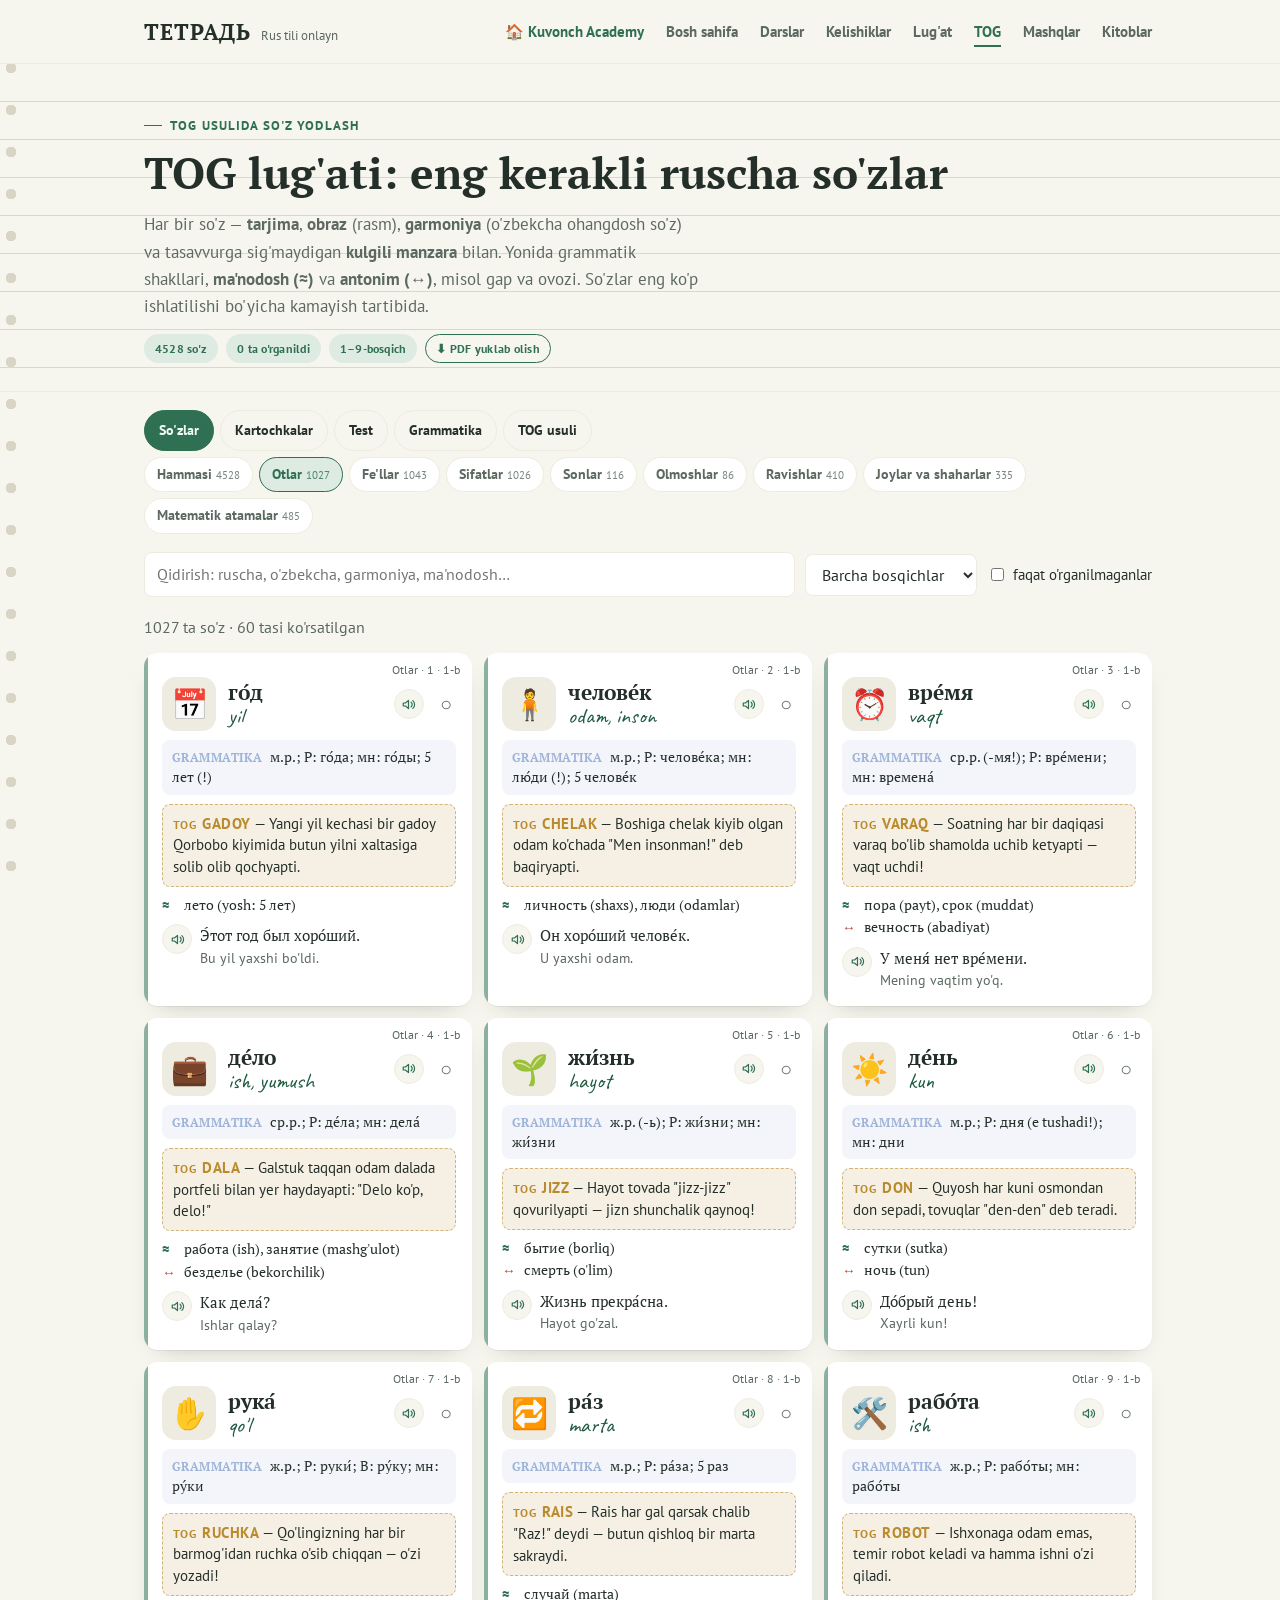
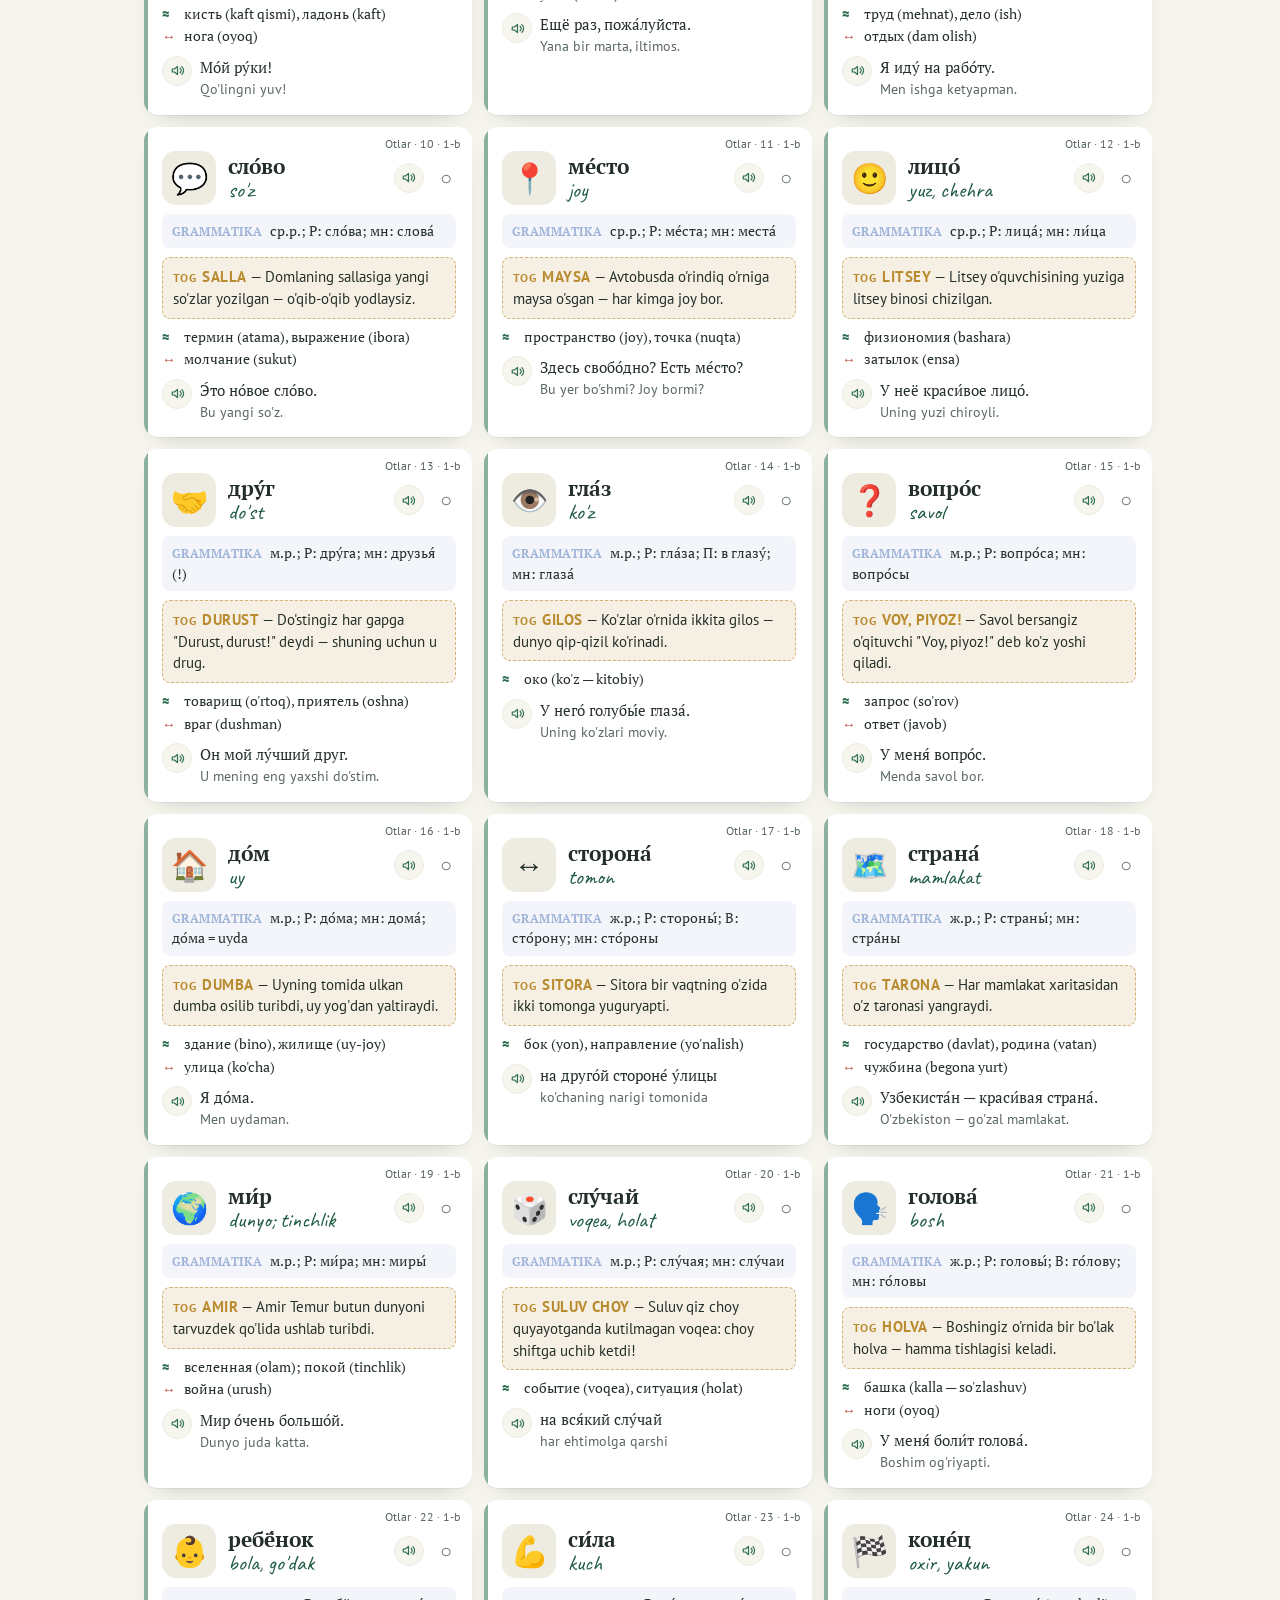
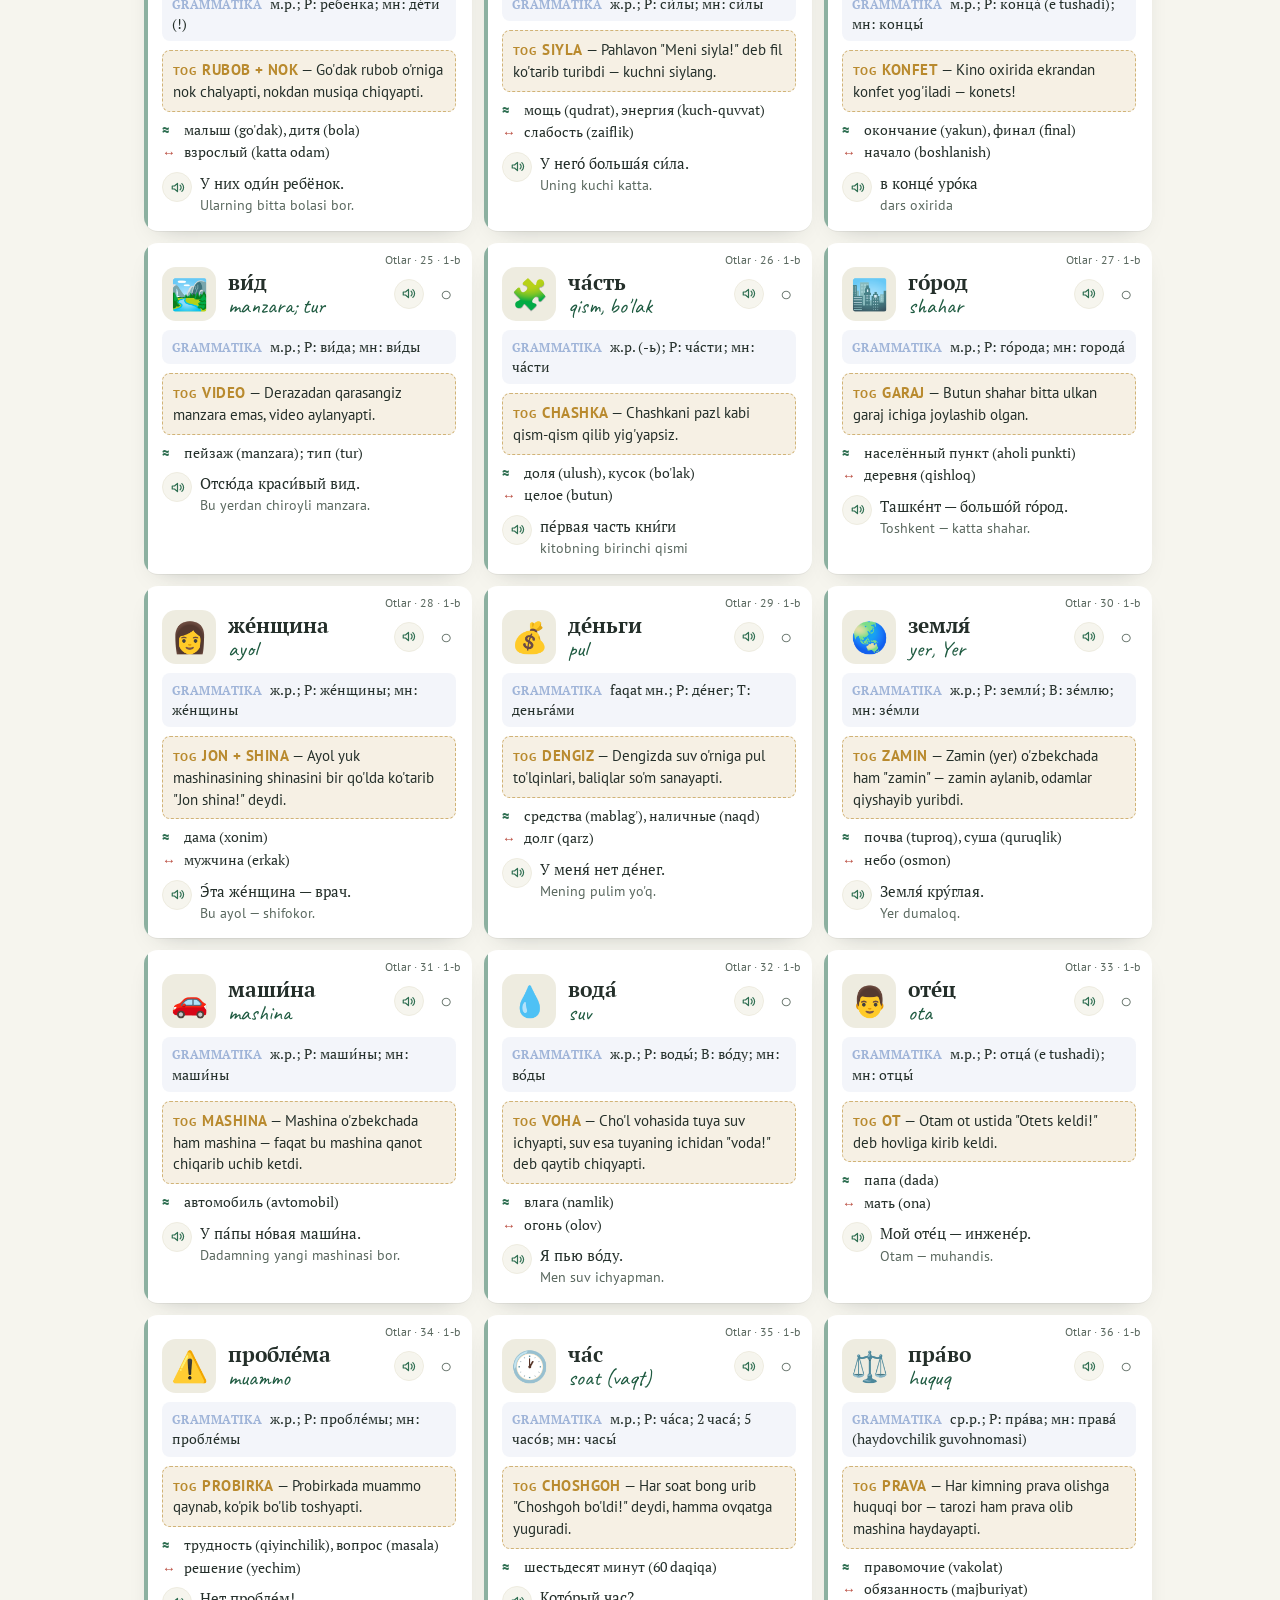
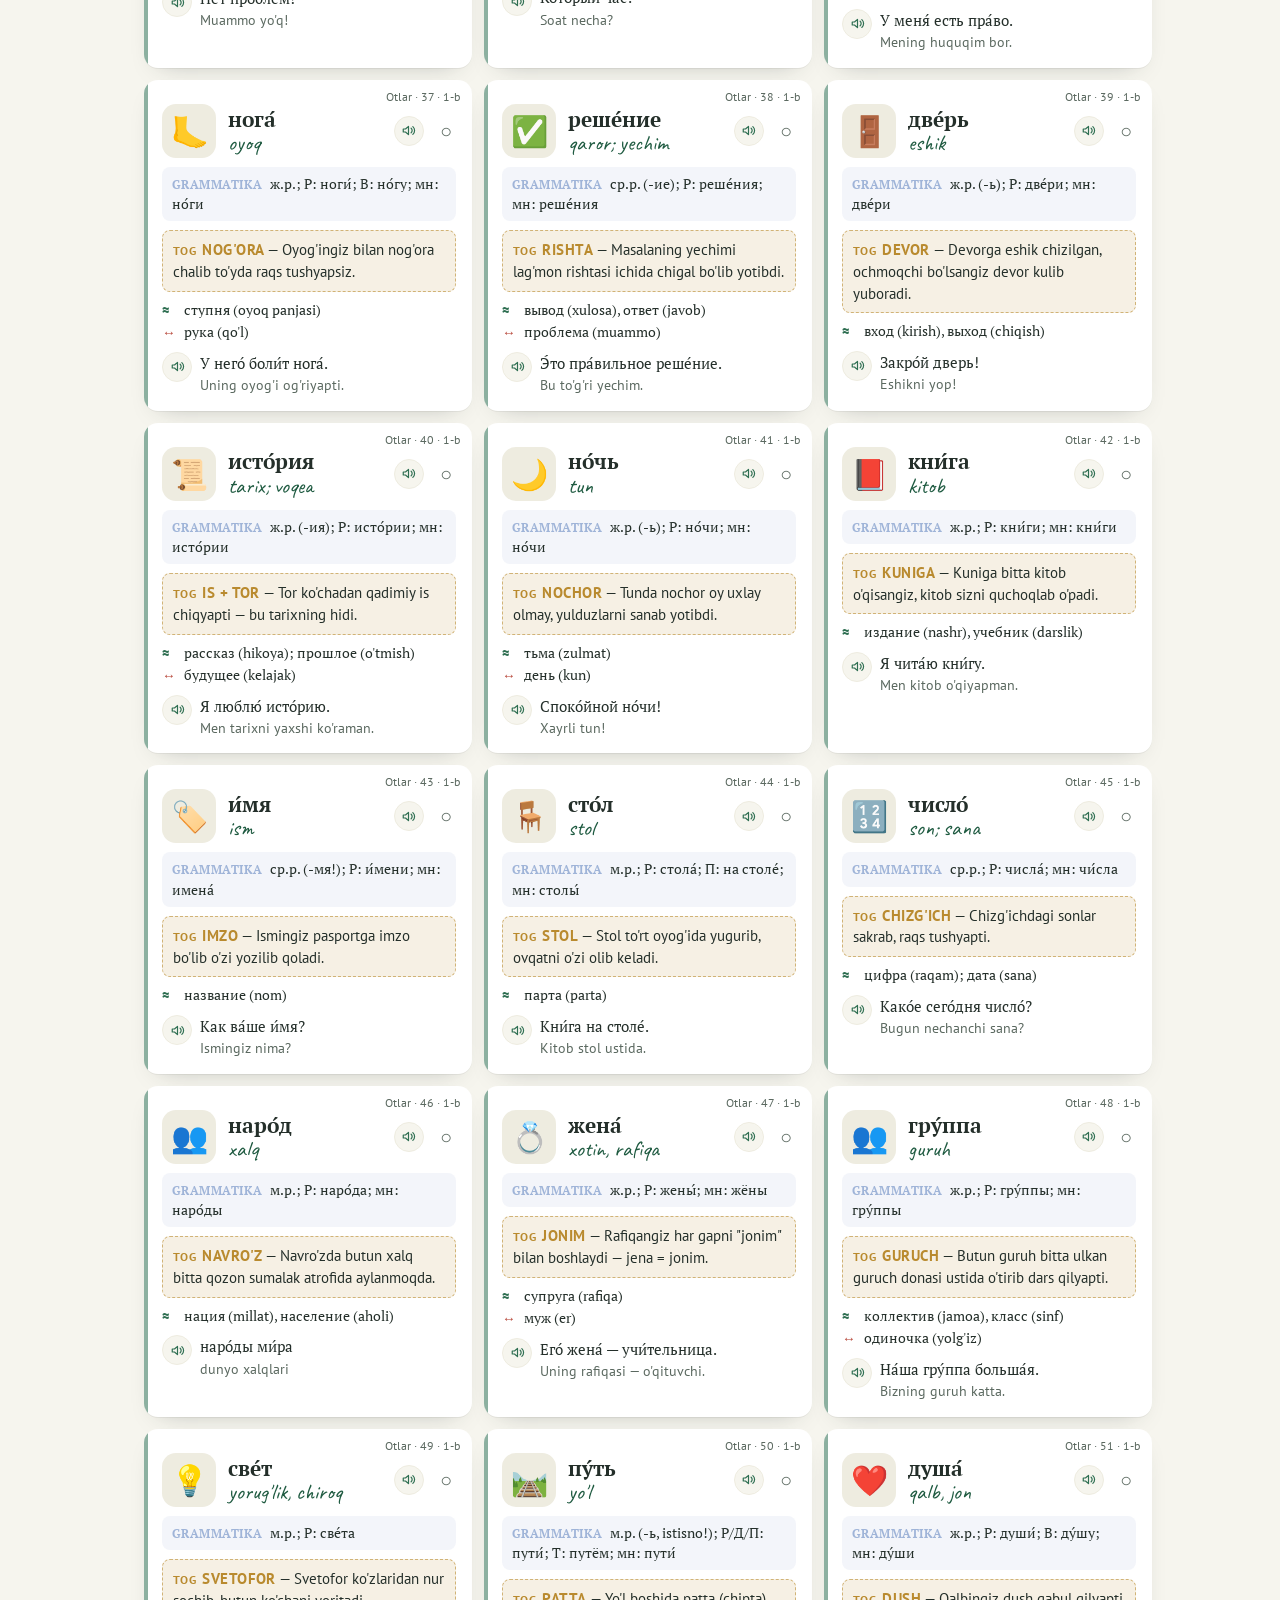
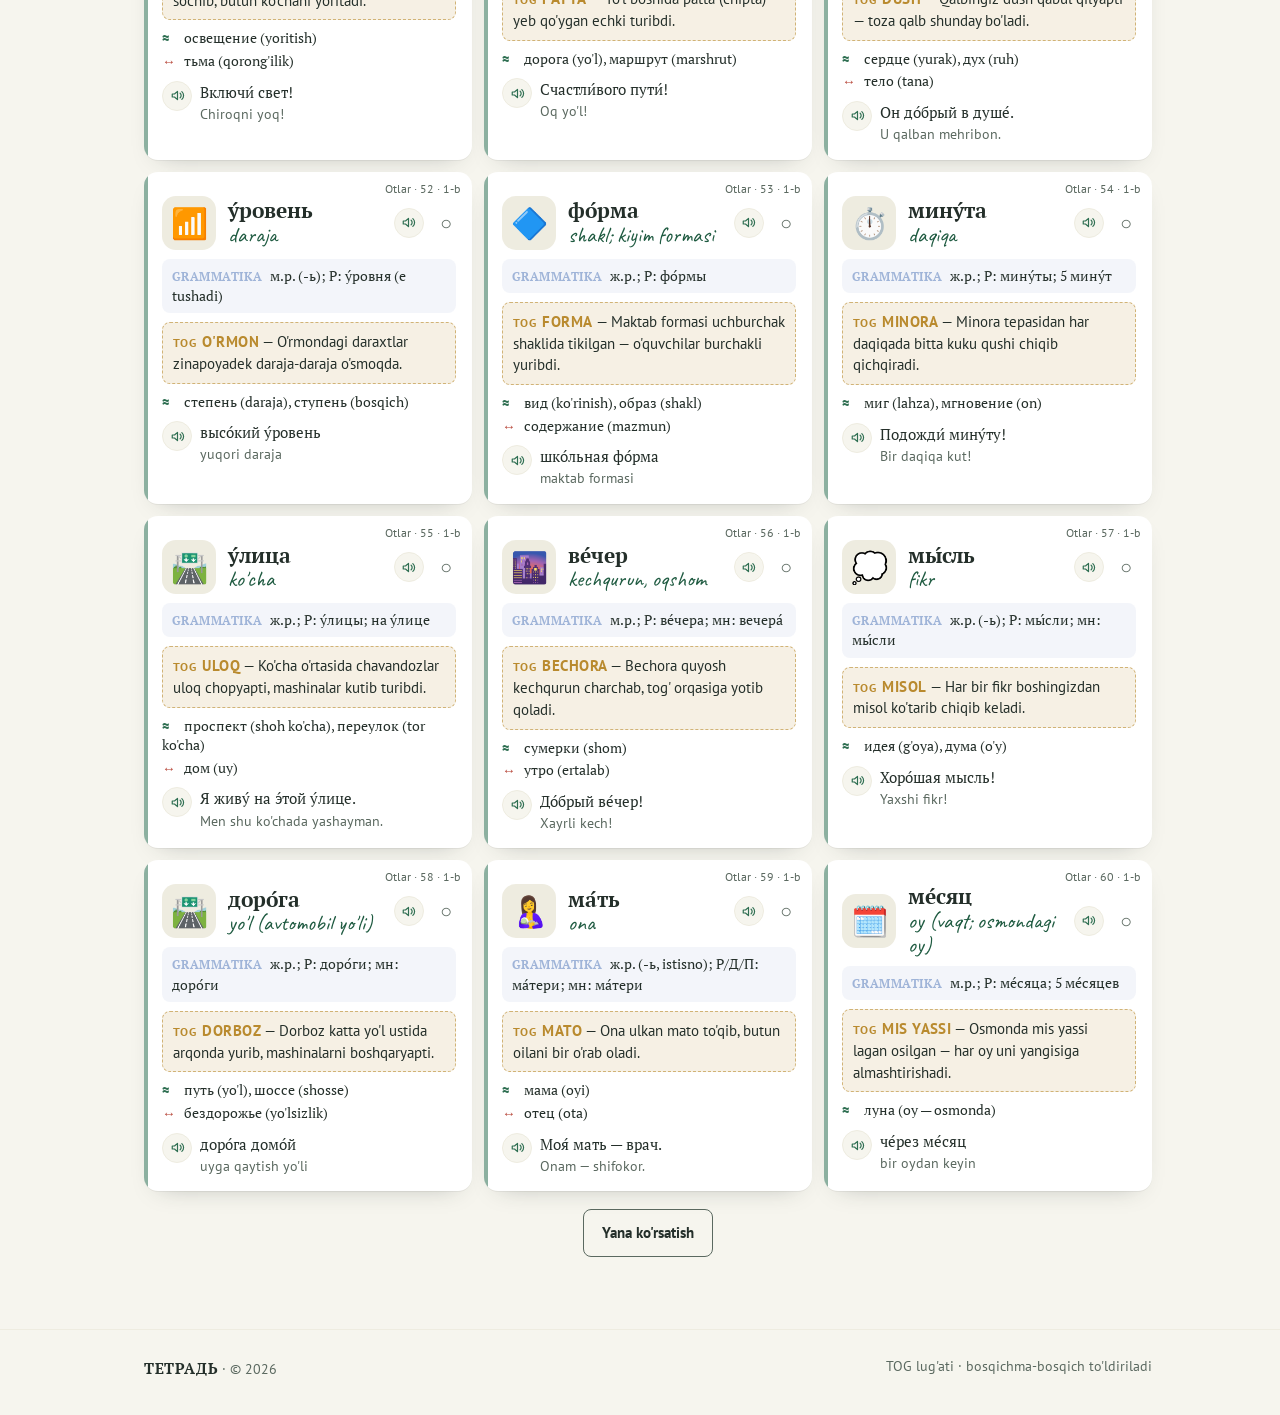
<file: tog.html>
<!doctype html>
<html lang="uz">
<head>
<meta charset="utf-8">
<meta name="viewport" content="width=device-width,initial-scale=1">
<title>TOG lug'ati — ТЕТРАДЬ</title>
<meta name="description" content="Eng ko'p ishlatiladigan ruscha so'zlar TOG usulida: tarjima, obraz (rasm), garmoniya (o'zbekcha ohangdosh so'z) va kulgili tasavvur. Grammatika, ovoz, kartochka va test bilan.">
<link rel="icon" href="data:image/svg+xml,%3Csvg xmlns='http://www.w3.org/2000/svg' viewBox='0 0 64 64'%3E%3Crect width='64' height='64' rx='14' fill='%232F6F52'/%3E%3Ctext x='32' y='45' font-family='Georgia,serif' font-size='38' font-weight='700' text-anchor='middle' fill='%23F4FBF6'%3EТ%3C/text%3E%3C/svg%3E">
<link rel="preconnect" href="https://fonts.googleapis.com">
<link rel="preconnect" href="https://fonts.gstatic.com" crossorigin>
<link rel="stylesheet" href="https://fonts.googleapis.com/css2?family=PT+Serif:ital,wght@0,400;0,700;1,400&family=PT+Sans:wght@400;700&family=Caveat:wght@600;700&display=swap">
<link rel="stylesheet" href="assets/tetrad.css">
<style>
  /* ---- TOG sahifasi ---- */
  .tog-steps{display:grid; grid-template-columns:repeat(auto-fit,minmax(200px,1fr)); gap:10px; margin-top:18px;}
  .tog-step{background:var(--paper-line); border-radius:12px; box-shadow:var(--card-shadow); padding:14px 16px;}
  .tog-step b.l{display:inline-grid; place-items:center; width:30px; height:30px; border-radius:50%; background:var(--accent); color:var(--accent-ink); font-family:var(--font-display); margin-right:8px;}
  .tog-step p{font-size:14.5px; color:var(--ink-soft); margin-top:6px;}
  .cat-row{display:flex; flex-wrap:wrap; gap:6px; margin:6px 0 14px;}
  .cat-row button{border:1.5px solid var(--paper-alt); background:var(--paper-line); border-radius:999px; padding:6px 12px; cursor:pointer; font-size:13.5px; font-weight:700; color:var(--ink-soft);}
  .cat-row button[aria-pressed="true"]{border-color:var(--accent); color:var(--accent); background:var(--accent-soft);}
  .cat-row button small{font-weight:400; opacity:.8; margin-left:4px;}
  .tg-grid{display:grid; grid-template-columns:repeat(auto-fill,minmax(310px,1fr)); gap:12px;}
  @media (max-width:420px){ .tg-grid{grid-template-columns:1fr;} }
  .tg{position:relative; background:var(--paper-line); border-radius:14px; box-shadow:var(--card-shadow); padding:24px 16px 14px 18px; display:flex; flex-direction:column; gap:9px; overflow:hidden;}
  .tg::before{content:""; position:absolute; left:0; top:0; bottom:0; width:4px; background:var(--accent); opacity:.55;}
  .tg.known{opacity:.62;}
  .tg-top{display:flex; align-items:center; gap:12px;}
  .tg-em{flex:none; width:54px; height:54px; border-radius:14px; background:var(--paper-alt); display:grid; place-items:center; font-size:30px; line-height:1;}
  .tg-w{flex:1; min-width:0;}
  .tg-w .r{font-family:var(--font-display); font-weight:700; font-size:21px; line-height:1.15; overflow-wrap:break-word;}
  .tg-w .r.long{font-size:17px;}
  .tg-w .u{font-family:var(--font-hand); font-size:22px; color:var(--accent-strong); line-height:1.1;}
  .tg-n{position:absolute; top:8px; right:12px; font-size:11.5px; color:var(--ink-soft);}
  .tg .k{border:none; background:none; cursor:pointer; font-size:20px; color:var(--ink-soft); flex:none; padding:4px;}
  .tg.known .k{color:var(--accent);}
  .tg-g{font-size:13.5px; line-height:1.5; background:color-mix(in srgb, var(--rule) 13%, transparent); border-radius:8px; padding:7px 10px;}
  .tg-g::before{content:"Grammatika  "; font-weight:700; font-size:11.5px; letter-spacing:.04em; text-transform:uppercase; color:var(--rule); margin-right:4px;}
  .tg-h{font-size:14.5px; line-height:1.5; background:color-mix(in srgb, var(--gold) 13%, transparent); border:1px dashed color-mix(in srgb, var(--gold) 60%, transparent); border-radius:8px; padding:8px 10px;}
  .tg-h .hw{font-weight:700; letter-spacing:.03em; color:var(--gold);}
  .tg-h .lab{font-weight:700; font-size:11.5px; letter-spacing:.04em; text-transform:uppercase; color:var(--gold); margin-right:6px;}
  .tg-sa{display:flex; flex-direction:column; gap:3px; font-size:13.5px; line-height:1.45;}
  .tg-sa .lab{display:inline-block; min-width:22px; font-weight:700;}
  .tg-sa .sy .lab{color:var(--accent);} .tg-sa .an .lab{color:var(--margin);}
  .tg-sa .ru-w{font-family:var(--font-display);}
  .tg-ex{display:flex; gap:8px; align-items:flex-start; font-size:14.5px;}
  .tg-ex .er{font-family:var(--font-display);}
  .tg-ex .eu{color:var(--ink-soft); font-size:13.5px;}
  .flash.tog{aspect-ratio:auto; height:380px; width:min(520px,100%);}
  .flash.tog .face{justify-content:center; gap:10px;}
  .flash.tog .em{font-size:56px; line-height:1;}
  .flash.tog .gr{font-size:13px; color:var(--ink-soft); max-width:42ch;}
  .flash.tog .hh{font-size:15px; max-width:44ch; line-height:1.45;}
  .flash.tog .hh b{color:var(--gold);}
  .gram h3{font-size:21px; margin-bottom:10px;}
  .gram .rule-box + .rule-box{margin-top:14px;}
  .gram .tbl-wrap{margin-top:10px;}
  .gram ul{margin:8px 0 0; padding-left:20px;}
  .gram li{margin:3px 0;}
  .dl-row{display:flex; flex-wrap:wrap; gap:8px; margin-top:16px;}
  .pager-row{display:flex; justify-content:center; margin-top:18px;}
</style>
</head>
<body>
<div class="binding" aria-hidden="true"></div>

<header class="site">
  <nav class="nav">
    <a class="brand" href="index.html"><span class="brand-mark">ТЕТРАДЬ</span><span class="brand-tag">Rus tili onlayn</span></a>
    <button class="menu-btn" type="button" aria-expanded="false" aria-controls="navLinks">Menyu</button>
    <ul class="nav-links" id="navLinks">
      <li><a href="https://kuvonch.uz/" class="ka-home" title="Kuvonch Academy — bosh sahifa">🏠 Kuvonch Academy</a></li>
      <li><a href="index.html">Bosh sahifa</a></li>
      <li><a href="darslar.html">Darslar</a></li>
      <li><a href="padejlar.html">Kelishiklar</a></li>
      <li><a href="lugat.html">Lug'at</a></li>
      <li><a href="tog.html" aria-current="page">TOG</a></li>
      <li><a href="mashqlar.html">Mashqlar</a></li>
      <li><a href="kitoblar.html">Kitoblar</a></li>
    </ul>
  </nav>
</header>

<main>
  <section class="page-head">
    <div class="wrap">
      <p class="eyebrow">TOG usulida so'z yodlash</p>
      <h1>TOG lug'ati: eng kerakli ruscha so'zlar</h1>
      <p class="lead">Har bir so'z — <b>tarjima</b>, <b>obraz</b> (rasm), <b>garmoniya</b> (o'zbekcha ohangdosh so'z) va tasavvurga sig'maydigan <b>kulgili manzara</b> bilan. Yonida grammatik shakllari, <b>ma'nodosh (≈)</b> va <b>antonim (↔)</b>, misol gap va ovozi. So'zlar eng ko'p ishlatilishi bo'yicha kamayish tartibida.</p>
      <p style="margin-top:14px;display:flex;flex-wrap:wrap;gap:8px"><span class="chip soft" id="statAll">— so'z</span><span class="chip soft" id="statKnown">0 ta o'rganildi</span><span class="chip soft" id="statStage">1–2-bosqich</span><a class="chip" href="assets/tog-lugat.pdf" download>⬇ PDF yuklab olish</a></p>
    </div>
  </section>

  <div class="wrap" style="padding-bottom:72px">
    <div class="tabs" role="tablist" aria-label="Rejim">
      <button type="button" role="tab" aria-selected="true" data-tab="list">So'zlar</button>
      <button type="button" role="tab" aria-selected="false" data-tab="cards">Kartochkalar</button>
      <button type="button" role="tab" aria-selected="false" data-tab="quiz">Test</button>
      <button type="button" role="tab" aria-selected="false" data-tab="gram">Grammatika</button>
      <button type="button" role="tab" aria-selected="false" data-tab="method">TOG usuli</button>
    </div>

    <div id="filters">
      <div class="cat-row" id="cats" aria-label="So'z turkumi"></div>
      <div class="toolbar">
        <input type="search" id="q" placeholder="Qidirish: ruscha, o'zbekcha, garmoniya, ma'nodosh…" aria-label="Qidirish">
        <select id="stage" aria-label="Bosqich"><option value="all">Barcha bosqichlar</option></select>
        <label style="display:inline-flex;gap:6px;align-items:center;font-size:14.5px"><input type="checkbox" id="onlyNew"> faqat o'rganilmaganlar</label>
      </div>
    </div>

    <!-- ===== So'zlar ===== -->
    <section id="tab-list">
      <p class="muted" id="listInfo" style="margin:4px 0 12px"></p>
      <div class="tg-grid" id="list"></div>
      <div class="pager-row"><button type="button" class="btn btn-ghost" id="more" hidden>Yana ko'rsatish</button></div>
    </section>

    <!-- ===== Kartochkalar ===== -->
    <section id="tab-cards" hidden>
      <div class="fc-area">
        <p class="muted" id="fcInfo" style="margin-bottom:10px"></p>
        <button type="button" class="flash tog" id="flash" aria-label="Kartochkani aylantirish">
          <span class="inner">
            <span class="face front"><span class="em" id="fEm"></span><span class="big" id="fRu"></span><span class="gr" id="fGr"></span><span class="hand" style="font-size:18px">bosing — TOG kaliti</span></span>
            <span class="face back"><span class="uzw" id="bUz"></span><span class="hh" id="bH"></span><span class="gr" id="bEx"></span></span>
          </span>
        </button>
        <div class="fc-ctrl">
          <button type="button" class="btn btn-ghost" id="fcSay">🔊 Tinglash</button>
          <button type="button" class="btn btn-ghost" id="fcAgain">↻ Takrorlayman</button>
          <button type="button" class="btn btn-primary" id="fcKnow">✓ Bilaman</button>
        </div>
        <div class="fc-ctrl">
          <label style="display:inline-flex;gap:6px;align-items:center;font-size:14.5px"><input type="checkbox" id="fcRev"> O'zbekcha → Ruscha</label>
          <button type="button" class="btn btn-ghost btn-sm" id="fcShuffle">Aralashtirish</button>
        </div>
        <p class="muted" style="font-size:13.5px">Klaviatura: probel — aylantirish, → bilaman, ← takrorlayman</p>
      </div>
    </section>

    <!-- ===== Test ===== -->
    <section id="tab-quiz" hidden>
      <p class="muted">Tanlangan turkumdan 10 ta tasodifiy savol. Besh xil rejim: tarjima (ikki tomonga), TOG kaliti, ma'nodosh va antonim.</p>
      <div class="toolbar">
        <select id="qMode" aria-label="Test turi">
          <option value="ru">Ruscha → o'zbekcha</option>
          <option value="uz">O'zbekcha → ruscha</option>
          <option value="tog">TOG manzarasi → ruscha so'z</option>
          <option value="sy">Ma'nodoshini top</option>
          <option value="an">Antonimini top</option>
        </select>
        <button type="button" class="btn btn-primary" id="newQuiz">Yangi test</button>
      </div>
      <div id="quiz"></div>
    </section>

    <!-- ===== Grammatika ===== -->
    <section id="tab-gram" class="gram" hidden>
      <p class="lead" style="margin:6px 0 18px">Kartochkalardagi qisqartmalar va har bir turkumning asosiy qoidalari. To'liq kelishik jadvallari — <a href="padejlar.html">Kelishiklar</a> sahifasida.</p>

      <div class="rule-box">
        <h3>Qisqartmalar</h3>
        <div class="tbl-wrap"><table class="t">
          <tbody>
            <tr><td class="ru">м.р. / ж.р. / ср.р.</td><td>erkak / ayol / o'rta jins (род)</td></tr>
            <tr><td class="ru">мн.</td><td>ko'plik (множественное число)</td></tr>
            <tr><td class="ru">Им · Р · Д · В · Т · П</td><td>Bosh · Qaratqich · Jo'nalish · Tushum · Vosita · Predlogli kelishik</td></tr>
            <tr><td class="ru">нсв / св</td><td>tugallanmagan / tugallangan tur (несовершенный / совершенный вид)</td></tr>
            <tr><td class="ru">I tus. / II tus.</td><td>I / II tuslanish (спряжение)</td></tr>
            <tr><td class="ru">qiyos</td><td>qiyosiy daraja: нове́е — yangiroq</td></tr>
            <tr><td class="ru">(!)</td><td>istisno — alohida yodlang</td></tr>
          </tbody>
        </table></div>
      </div>

      <div class="rule-box">
        <h3>1. Otning jinsi (род)</h3>
        <div class="tbl-wrap"><table class="t">
          <thead><tr><th>Jins</th><th>Oxiri</th><th>Misollar</th></tr></thead>
          <tbody>
            <tr><td>Erkak (м.р.) — он</td><td class="ru">undosh, -й, -ь</td><td class="ru">стол, чай, день</td></tr>
            <tr><td>Ayol (ж.р.) — она</td><td class="ru">-а, -я, -ь</td><td class="ru">книга, неделя, ночь</td></tr>
            <tr><td>O'rta (ср.р.) — оно</td><td class="ru">-о, -е, -мя</td><td class="ru">окно, море, время</td></tr>
          </tbody>
        </table></div>
        <p class="note"><b>Diqqat:</b> -ь bilan tugagan so'zning jinsini yodlang (день — м.р., ночь — ж.р.). Erkaklarni bildiruvchi -а so'zlar erkak jinsda: мужчина, папа, дедушка.</p>
      </div>

      <div class="rule-box">
        <h3>2. Olti kelishik (падежи) — birlik</h3>
        <div class="tbl-wrap"><table class="t">
          <thead><tr><th>Kelishik</th><th>Savol</th><th>O'zbekcha</th><th>м.р.</th><th>ж.р.</th><th>ср.р.</th><th>Predloglar</th></tr></thead>
          <tbody>
            <tr><td>Им</td><td class="ru">кто? что?</td><td>bosh</td><td class="ru">стол</td><td class="ru">книга</td><td class="ru">окно</td><td>—</td></tr>
            <tr><td>Р</td><td class="ru">кого? чего?</td><td>-ning, -siz, -dan</td><td class="ru">стола</td><td class="ru">книги</td><td class="ru">окна</td><td class="ru">у, из, от, без, для, до, после</td></tr>
            <tr><td>Д</td><td class="ru">кому? чему?</td><td>-ga</td><td class="ru">столу</td><td class="ru">книге</td><td class="ru">окну</td><td class="ru">к, по</td></tr>
            <tr><td>В</td><td class="ru">кого? что? куда?</td><td>-ni; -ga (harakat)</td><td class="ru">стол</td><td class="ru">книгу</td><td class="ru">окно</td><td class="ru">в, на, через, про</td></tr>
            <tr><td>Т</td><td class="ru">кем? чем?</td><td>bilan, orqali</td><td class="ru">столом</td><td class="ru">книгой</td><td class="ru">окном</td><td class="ru">с, над, под, за, перед, между</td></tr>
            <tr><td>П</td><td class="ru">о ком? о чём? где?</td><td>-da; haqida</td><td class="ru">о столе</td><td class="ru">о книге</td><td class="ru">об окне</td><td class="ru">в, на, о (об)</td></tr>
          </tbody>
        </table></div>
        <ul>
          <li>Ko'plik Им: м.р. <span class="ru">столы</span>, ж.р. <span class="ru">книги</span>, ср.р. <span class="ru">окна</span>; Р.мн: <span class="ru">столов, книг, окон</span>.</li>
          <li>Jonli erkak jinsdagi otlarda В = Р: <span class="ru">вижу брата</span> (lekin <span class="ru">вижу стол</span>).</li>
          <li>Г, к, х, ж, ш, щ, ч dan keyin -ы yozilmaydi, -и yoziladi: <span class="ru">книги, врачи</span>.</li>
        </ul>
      </div>

      <div class="rule-box">
        <h3>3. Sifat otga moslashadi</h3>
        <div class="tbl-wrap"><table class="t">
          <thead><tr><th>Kelishik</th><th>м.р.</th><th>ж.р.</th><th>ср.р.</th><th>мн.</th></tr></thead>
          <tbody>
            <tr><td>Им</td><td class="ru">новый</td><td class="ru">новая</td><td class="ru">новое</td><td class="ru">новые</td></tr>
            <tr><td>Р</td><td class="ru">нового</td><td class="ru">новой</td><td class="ru">нового</td><td class="ru">новых</td></tr>
            <tr><td>Д</td><td class="ru">новому</td><td class="ru">новой</td><td class="ru">новому</td><td class="ru">новым</td></tr>
            <tr><td>В</td><td class="ru">новый / нового</td><td class="ru">новую</td><td class="ru">новое</td><td class="ru">новые / новых</td></tr>
            <tr><td>Т</td><td class="ru">новым</td><td class="ru">новой</td><td class="ru">новым</td><td class="ru">новыми</td></tr>
            <tr><td>П</td><td class="ru">о новом</td><td class="ru">о новой</td><td class="ru">о новом</td><td class="ru">о новых</td></tr>
          </tbody>
        </table></div>
        <ul>
          <li>Urg'u oxirida bo'lsa: <span class="ru">большой, молодой</span> (-ой).</li>
          <li>Yumshoq sifatlar: <span class="ru">синий, синяя, синее, синие</span>.</li>
          <li>-ого ichidagi «г» [в] o'qiladi: <span class="ru">нового</span> [но́вова].</li>
        </ul>
      </div>

      <div class="rule-box">
        <h3>4. Fe'l: zamonlar va tuslanish</h3>
        <div class="tbl-wrap"><table class="t">
          <thead><tr><th>Shaxs</th><th>I tuslanish: читать</th><th>II tuslanish: говорить</th></tr></thead>
          <tbody>
            <tr><td class="ru">я</td><td class="ru">читаю</td><td class="ru">говорю</td></tr>
            <tr><td class="ru">ты</td><td class="ru">читаешь</td><td class="ru">говоришь</td></tr>
            <tr><td class="ru">он / она</td><td class="ru">читает</td><td class="ru">говорит</td></tr>
            <tr><td class="ru">мы</td><td class="ru">читаем</td><td class="ru">говорим</td></tr>
            <tr><td class="ru">вы</td><td class="ru">читаете</td><td class="ru">говорите</td></tr>
            <tr><td class="ru">они</td><td class="ru">читают</td><td class="ru">говорят</td></tr>
          </tbody>
        </table></div>
        <ul>
          <li><b>O'tgan zamon:</b> o'zak + -л / -ла / -ло / -ли — <span class="ru">читал, читала, читало, читали</span> (jinsga qarab!).</li>
          <li><b>Kelasi zamon (нсв):</b> буду / будешь / будут + infinitiv — <span class="ru">буду читать</span>.</li>
          <li><b>Kelasi zamon (св):</b> hozirgi zamon qo'shimchalari, lekin ma'no kelasi — <span class="ru">прочитаю</span> = o'qib chiqaman.</li>
          <li><b>Buyruq:</b> <span class="ru">читай(те)!, говори(те)!, пиши(те)!</span></li>
          <li><b>Tur (вид):</b> нсв — jarayon, takror (<span class="ru">делал</span> — qilardim); св — natija, bir marta (<span class="ru">сделал</span> — qilib bo'ldim). Kartochkalarda juftligi ko'rsatilgan.</li>
          <li>Kartochkada <span class="ru">я … ты … они</span> berilgan — qolganlari shulardan yasaladi: ты-shakldan <span class="ru">он, мы, вы</span>.</li>
        </ul>
      </div>

      <div class="rule-box">
        <h3>5. Son va ot</h3>
        <div class="tbl-wrap"><table class="t">
          <thead><tr><th>Son (oxirgi raqam)</th><th>Ot shakli</th><th>Misol</th></tr></thead>
          <tbody>
            <tr><td>1, 21, 31 … (11 dan tashqari)</td><td>Им. birlik</td><td class="ru">один стол, двадцать одна книга</td></tr>
            <tr><td>2, 3, 4, 22 … (12–14 dan tashqari)</td><td>Р. birlik</td><td class="ru">два стола, три книги</td></tr>
            <tr><td>5–20, 25 …, 0</td><td>Р. ko'plik</td><td class="ru">пять столов, десять книг</td></tr>
          </tbody>
        </table></div>
        <ul>
          <li>Yosh: <span class="ru">Мне двадцать один год / двадцать два года / двадцать пять лет</span>.</li>
          <li><span class="ru">два</span> — м/ср.р., <span class="ru">две</span> — ж.р.: <span class="ru">два брата, две сестры</span>.</li>
          <li><span class="ru">много, мало, сколько, несколько</span> + Р.мн: <span class="ru">много людей</span>.</li>
        </ul>
      </div>

      <div class="rule-box">
        <h3>6. Kishilik olmoshlari kelishikda</h3>
        <div class="tbl-wrap"><table class="t">
          <thead><tr><th></th><th>я</th><th>ты</th><th>он / оно</th><th>она</th><th>мы</th><th>вы</th><th>они</th></tr></thead>
          <tbody>
            <tr><td>Р</td><td class="ru">меня</td><td class="ru">тебя</td><td class="ru">его</td><td class="ru">её</td><td class="ru">нас</td><td class="ru">вас</td><td class="ru">их</td></tr>
            <tr><td>Д</td><td class="ru">мне</td><td class="ru">тебе</td><td class="ru">ему</td><td class="ru">ей</td><td class="ru">нам</td><td class="ru">вам</td><td class="ru">им</td></tr>
            <tr><td>В</td><td class="ru">меня</td><td class="ru">тебя</td><td class="ru">его</td><td class="ru">её</td><td class="ru">нас</td><td class="ru">вас</td><td class="ru">их</td></tr>
            <tr><td>Т</td><td class="ru">мной</td><td class="ru">тобой</td><td class="ru">им</td><td class="ru">ей</td><td class="ru">нами</td><td class="ru">вами</td><td class="ru">ими</td></tr>
            <tr><td>П</td><td class="ru">обо мне</td><td class="ru">о тебе</td><td class="ru">о нём</td><td class="ru">о ней</td><td class="ru">о нас</td><td class="ru">о вас</td><td class="ru">о них</td></tr>
          </tbody>
        </table></div>
        <p class="note">Predlogdan keyin он/она/они olmoshlariga <b>н-</b> qo'shiladi: <span class="ru">у него, к ней, с ними</span>.</p>
      </div>

      <div class="rule-box">
        <h3>7. Shaharlar: qayerda? qayerga? qayerdan?</h3>
        <div class="tbl-wrap"><table class="t">
          <thead><tr><th>Savol</th><th>Kelishik</th><th>Москва</th><th>Ташкент</th></tr></thead>
          <tbody>
            <tr><td class="ru">где? — qayerda</td><td>в / на + П</td><td class="ru">в Москве</td><td class="ru">в Ташкенте</td></tr>
            <tr><td class="ru">куда? — qayerga</td><td>в / на + В</td><td class="ru">в Москву</td><td class="ru">в Ташкент</td></tr>
            <tr><td class="ru">откуда? — qayerdan</td><td>из / с + Р</td><td class="ru">из Москвы</td><td class="ru">из Ташкента</td></tr>
          </tbody>
        </table></div>
        <p class="note">«на» bilan ishlatiladigan joylar: <span class="ru">на вокзале, на почте, на рынке, на заводе, на работе, на улице</span> — ular «из» emas, «с» oladi: <span class="ru">с работы</span>.</p>
      </div>
    </section>

    <!-- ===== TOG usuli ===== -->
    <section id="tab-method" hidden>
      <div class="rule-box">
        <h3 style="font-size:22px">TOG usuli nima?</h3>
        <p style="margin-top:8px">Miya quruq ro'yxatni tez unutadi, lekin <b>g'alati, kulgili, rangli manzarani</b> uzoq eslaydi. TOG har bir ruscha so'zni o'zbekcha ohangdosh so'zga bog'lab, uni tasavvurga sig'maydigan sahnaga aylantiradi.</p>
        <div class="tog-steps">
          <div class="tog-step"><b class="l">T</b><b>Tarjima</b><p>So'zning aniq ma'nosi va turkumi. Masalan: <span class="ru">дом</span> — uy.</p></div>
          <div class="tog-step"><b class="l">O</b><b>Obraz</b><p>So'zni ko'z oldingizga keltiradigan rasm (🏠). Rasmga 3 soniya qarang.</p></div>
          <div class="tog-step"><b class="l">G</b><b>Garmoniya</b><p>Ruscha so'zga ohangdosh o'zbekcha so'z: <span class="ru">дом</span> → <b>DUMBA</b>.</p></div>
          <div class="tog-step"><b class="l">K</b><b>Kulgi + absurd</b><p>Ikkalasini bog'laydigan aql bovar qilmas manzara: «Uyning tomida ulkan dumba osilib turibdi».</p></div>
        </div>
      </div>
      <div class="rule-box">
        <h3>Bir so'z — 30 soniya</h3>
        <ol style="margin:8px 0 0;padding-left:20px">
          <li>So'zni 🔊 tinglang va urg'u bilan 3 marta ovoz chiqarib ayting.</li>
          <li>Garmoniya so'zini ayting va sahnani ko'zingizni yumib 5 soniya tasavvur qiling — qancha g'alati bo'lsa, shuncha yaxshi.</li>
          <li>Grammatika satridan bitta shaklni ayting (masalan, Р kelishigini yoki «я»-shaklni).</li>
          <li>Misol gapni o'qing va o'zingiz shunga o'xshash bitta gap tuzing.</li>
        </ol>
      </div>
      <div class="rule-box">
        <h3>Takrorlash jadvali</h3>
        <div class="tbl-wrap"><table class="t">
          <thead><tr><th>Qachon</th><th>Nima qilish</th></tr></thead>
          <tbody>
            <tr><td>1-kun</td><td>20–30 ta yangi so'z, «So'zlar» bo'limida TOG bilan</td></tr>
            <tr><td>2-kun</td><td>Kechagi so'zlar — «Kartochkalar»</td></tr>
            <tr><td>4-kun</td><td>«Test» — TOG manzarasi → ruscha so'z</td></tr>
            <tr><td>7-kun</td><td>«Test» — O'zbekcha → ruscha</td></tr>
            <tr><td>21-kun</td><td>Barcha belgilangan so'zlar bo'yicha aralash test</td></tr>
          </tbody>
        </table></div>
        <p class="note">O'zingizning garmoniya so'zingiz kelsa — uni ishlating! Shaxsiy bog'lanish har doim kuchliroq.</p>
      </div>
    </section>
  </div>
</main>

<footer class="site">
  <div class="wrap">
    <span><span class="brand-mark" style="font-size:15px">ТЕТРАДЬ</span> · © <span id="year"></span></span>
    <span>TOG lug'ati · bosqichma-bosqich to'ldiriladi</span>
  </div>
</footer>

<script src="assets/tetrad.js"></script>
<script src="assets/tog-data.js"></script>
<script>
(function(){
  "use strict";
  var T = window.Tetrad, C = window.TOG_CATS, esc = T.esc;
  var $ = function(id){ return document.getElementById(id); };
  var known = T.load('tog-known', {});
  var ALL = [];
  C.forEach(function(c){ c.w.forEach(function(w, i){ w.cat = c.k; w.catUz = c.uz; w.n = i + 1; ALL.push(w); }); });
  var cat = T.load('tog-cat', 'ot');
  if (cat !== 'all' && !C.some(function(c){ return c.k === cat; })) cat = 'ot';
  var q = $('q'), onlyNew = $('onlyNew'), stageSel = $('stage');
  var stages = [];
  ALL.forEach(function(w){ if (stages.indexOf(w.b) < 0) stages.push(w.b); });
  stages.sort();
  stageSel.innerHTML += stages.map(function(b){ return '<option value="' + b + '">' + b + '-bosqich (' + ALL.filter(function(w){ return w.b === b; }).length + ')</option>'; }).join('');
  var stage = String(T.load('tog-stage', 'all'));
  if (stage !== 'all' && stages.indexOf(+stage) < 0) stage = 'all';
  stageSel.value = stage;
  $('statStage').textContent = stages.length > 1 ? stages[0] + '–' + stages[stages.length - 1] + '-bosqich' : stages[0] + '-bosqich';

  $('statAll').textContent = ALL.length + ' so\'z';
  function stats(){ $('statKnown').textContent = Object.keys(known).filter(function(k){ return known[k]; }).length + ' ta o\'rganildi'; }

  /* turkum tugmalari */
  function inStage(w){ return stage === 'all' || String(w.b) === stage; }
  function renderCats(){
    var h = '<button type="button" data-cat="all" aria-pressed="' + (cat === 'all') + '">Hammasi<small>' + ALL.filter(inStage).length + '</small></button>';
    h += C.map(function(c){
      return '<button type="button" data-cat="' + c.k + '" aria-pressed="' + (cat === c.k) + '">' + esc(c.uz) + '<small>' + c.w.filter(inStage).length + '</small></button>';
    }).join('');
    $('cats').innerHTML = h;
  }
  $('cats').addEventListener('click', function(e){
    var b = e.target.closest('[data-cat]'); if (!b) return;
    cat = b.getAttribute('data-cat'); T.save('tog-cat', cat); renderCats(); refresh();
  });

  function filtered(){
    var s = T.norm(q.value || '');
    return ALL.filter(function(w){
      if (cat !== 'all' && w.cat !== cat) return false;
      if (!inStage(w)) return false;
      if (onlyNew.checked && known[w.id]) return false;
      if (s && T.norm(w.ru).indexOf(s) < 0 && w.uz.toLowerCase().indexOf(s) < 0 && w.h.toLowerCase().indexOf(s) < 0 && T.norm((w.sy || '') + ' ' + (w.an || '')).indexOf(s) < 0) return false;
      return true;
    });
  }

  /* ---- so'zlar ---- */
  var shown = 60, cur = [];
  function saBlock(w){
    if (!w.sy && !w.an) return '';
    return '<div class="tg-sa">' +
      (w.sy ? '<div class="sy" title="Ma\'nodosh"><span class="lab">≈</span><span class="ru-w">' + esc(w.sy) + '</span></div>' : '') +
      (w.an ? '<div class="an" title="Antonim"><span class="lab">↔</span><span class="ru-w">' + esc(w.an) + '</span></div>' : '') +
    '</div>';
  }
  function card(w){
    return '<article class="tg' + (known[w.id] ? ' known' : '') + '">' +
      '<span class="tg-n">' + esc(w.catUz) + ' · ' + w.n + ' · ' + w.b + '-b</span>' +
      '<div class="tg-top"><div class="tg-em" aria-hidden="true">' + esc(w.em) + '</div>' +
        '<div class="tg-w"><div class="r' + (T.clean(w.ru).length > 15 ? ' long' : '') + '">' + esc(w.ru) + '</div><div class="u">' + esc(w.uz) + '</div></div>' +
        T.sayBtn(w.ru) +
        '<button type="button" class="k" data-id="' + w.id + '" aria-pressed="' + (known[w.id] ? 'true' : 'false') + '" title="O\'rgandim">' + (known[w.id] ? '✓' : '○') + '</button></div>' +
      '<div class="tg-g ru">' + esc(w.g) + '</div>' +
      '<div class="tg-h"><span class="lab">TOG</span><span class="hw">' + esc(w.h) + '</span> — ' + esc(w.s) + '</div>' +
      saBlock(w) +
      '<div class="tg-ex">' + T.sayBtn(w.er) + '<div><div class="er">' + esc(w.er) + '</div><div class="eu">' + esc(w.eu) + '</div></div></div>' +
    '</article>';
  }
  function renderList(reset){
    if (reset !== false){ cur = filtered(); shown = 60; }
    $('list').innerHTML = cur.slice(0, shown).map(card).join('') || '<p class="muted" style="padding:20px 0">Hech narsa topilmadi.</p>';
    $('listInfo').textContent = cur.length + ' ta so\'z' + (cur.length > shown ? ' · ' + shown + ' tasi ko\'rsatilgan' : '');
    $('more').hidden = cur.length <= shown;
  }
  $('more').addEventListener('click', function(){ shown += 60; renderList(false); });
  $('list').addEventListener('click', function(e){
    var b = e.target.closest('.k'); if (!b) return;
    var id = b.getAttribute('data-id');
    known[id] = !known[id]; if (!known[id]) delete known[id];
    T.save('tog-known', known); stats();
    var el = b.closest('.tg');
    el.classList.toggle('known', !!known[id]);
    b.textContent = known[id] ? '✓' : '○';
    b.setAttribute('aria-pressed', known[id] ? 'true' : 'false');
  });

  /* ---- kartochkalar ---- */
  var deck = [], pos = 0;
  function buildDeck(shuf){ deck = filtered(); if (shuf) deck = T.shuffle(deck); pos = 0; showCard(); }
  function showCard(){
    var flash = $('flash'); flash.classList.remove('flipped');
    if (!deck.length){
      $('fEm').textContent = '🎉'; $('fRu').textContent = ''; $('fGr').textContent = 'Bu to\'plamdagi hamma so\'zni bilasiz!';
      $('bUz').textContent = ''; $('bH').innerHTML = ''; $('bEx').textContent = ''; $('fcInfo').textContent = '0 ta so\'z'; return;
    }
    if (pos >= deck.length) pos = 0;
    var w = deck[pos], rev = $('fcRev').checked;
    $('fEm').textContent = w.em;
    $('fRu').textContent = rev ? w.uz : w.ru;
    $('fGr').textContent = rev ? '' : w.g;
    $('bUz').textContent = rev ? w.ru : w.uz;
    $('bH').innerHTML = '<b>' + esc(w.h) + '</b> — ' + esc(w.s);
    $('bEx').textContent = (w.sy ? '≈ ' + w.sy + '   ' : '') + (w.an ? '↔ ' + w.an : '');
    if (!w.sy && !w.an) $('bEx').textContent = w.er + ' — ' + w.eu;
    $('fcInfo').textContent = (pos + 1) + ' / ' + deck.length + ' · ' + w.catUz;
    if (!rev) T.speak(w.ru);
  }
  $('flash').addEventListener('click', function(){
    this.classList.toggle('flipped');
    if (this.classList.contains('flipped') && $('fcRev').checked && deck[pos]) T.speak(deck[pos].ru);
  });
  $('fcSay').addEventListener('click', function(){ if (deck[pos]) T.speak(deck[pos].ru); });
  $('fcAgain').addEventListener('click', function(){
    if (!deck.length) return;
    var w = deck.splice(pos, 1)[0]; deck.splice(Math.min(deck.length, pos + 4), 0, w); showCard();
  });
  $('fcKnow').addEventListener('click', function(){
    if (!deck.length) return;
    known[deck[pos].id] = true; T.save('tog-known', known); stats();
    if (onlyNew.checked) deck.splice(pos, 1); else pos++;
    showCard();
  });
  $('fcRev').addEventListener('change', showCard);
  $('fcShuffle').addEventListener('click', function(){ buildDeck(true); });
  document.addEventListener('keydown', function(e){
    if ($('tab-cards').hidden || /input|select|textarea/i.test(e.target.tagName)) return;
    if (e.key === ' '){ e.preventDefault(); $('flash').click(); }
    if (e.key === 'ArrowRight') $('fcKnow').click();
    if (e.key === 'ArrowLeft') $('fcAgain').click();
  });

  /* ---- test ---- */
  function newQuiz(){
    var mode = $('qMode').value;
    var pool = filtered();
    if (mode === 'sy' || mode === 'an'){
      pool = pool.filter(function(w){ return w[mode]; });
      if (pool.length < 4) pool = ALL.filter(function(w){ return w[mode]; });
    }
    if (pool.length < 4) pool = ALL.slice();
    var pick = T.shuffle(pool).slice(0, Math.min(10, pool.length));
    var items = pick.map(function(w){
      var same = ALL.filter(function(x){ return x.cat === w.cat && x.id !== w.id && x.uz !== w.uz; });
      if (same.length < 3) same = ALL.filter(function(x){ return x.id !== w.id && x.uz !== w.uz; });
      var opts = [w].concat(T.shuffle(same).slice(0, 3));
      if (mode === 'sy' || mode === 'an'){
        var cand = ALL.filter(function(x){ return x[mode] && x.id !== w.id && x[mode] !== w[mode] && x.cat === w.cat; });
        if (cand.length < 3) cand = ALL.filter(function(x){ return x[mode] && x.id !== w.id && x[mode] !== w[mode]; });
        var oth = T.shuffle(cand).slice(0, 3);
        return {t:'c', q:w.em + '  ' + w.ru + ' (' + w.uz + ') — ' + (mode === 'sy' ? 'ma\'nodoshi:' : 'antonimi:'), o:[w[mode]].concat(oth.map(function(x){ return x[mode]; })), a:0, say:w.ru, x:w.h};
      }
      if (mode === 'uz') return {t:'c', q:w.em + '  ' + w.uz + ' — ruschasi:', o:opts.map(function(x){ return x.ru; }), a:0, say:w.ru, x:w.h};
      if (mode === 'tog') return {t:'c', q:'TOG: ' + w.h + ' — ' + w.s, o:opts.map(function(x){ return x.ru; }), a:0, say:w.ru, x:w.uz};
      return {t:'c', q:w.em + '  ' + w.ru, o:opts.map(function(x){ return x.uz; }), a:0, say:w.ru, x:w.h};
    });
    T.renderExercises($('quiz'), items, {onScore:function(ok, total){ T.toast('Natija: ' + ok + ' / ' + total); }});
  }
  $('newQuiz').addEventListener('click', newQuiz);
  $('qMode').addEventListener('change', newQuiz);

  /* ---- tablar ---- */
  var current = 'list';
  document.querySelectorAll('[data-tab]').forEach(function(b){
    b.addEventListener('click', function(){
      current = b.getAttribute('data-tab');
      document.querySelectorAll('[data-tab]').forEach(function(x){ x.setAttribute('aria-selected', x === b ? 'true' : 'false'); });
      ['list','cards','quiz','gram','method'].forEach(function(t){ $('tab-' + t).hidden = t !== current; });
      $('filters').hidden = (current === 'gram' || current === 'method');
      refresh();
    });
  });
  function refresh(){
    if (current === 'list') renderList();
    if (current === 'cards') buildDeck(false);
    if (current === 'quiz') newQuiz();
  }
  onlyNew.addEventListener('change', refresh);
  stageSel.addEventListener('change', function(){ stage = stageSel.value; T.save('tog-stage', stage); renderCats(); refresh(); });
  var tm; q.addEventListener('input', function(){ clearTimeout(tm); tm = setTimeout(refresh, 180); });

  renderCats(); stats(); renderList();
})();
</script>
</body>
</html>
</file>
<file: assets/tetrad.css>
/* ТЕТРАДЬ — umumiy uslublar (darslar, lug'at, mashqlar, kitoblar) */
:root{
  --paper:#F6F5EE;
  --paper-alt:#EEECE0;
  --paper-line:#FFFFFF;
  --ink:#242F2A;
  --ink-soft:#5B6960;
  --rule:#9FB4D8;
  --margin:#B94A3D;
  --accent:#2F6F52;
  --accent-strong:#1E5A40;
  --accent-ink:#F4FBF6;
  --accent-soft:#DDEBE2;
  --gold:#B98A2E;
  --ok:#2F6F52;
  --ok-bg:#DDEFE4;
  --bad:#B94A3D;
  --bad-bg:#F6E0DC;
  --card-shadow:0 1px 0 rgba(36,47,42,.06), 0 10px 24px -16px rgba(36,47,42,.35);
  --hole:#D8D5C6;
  --font-display:'PT Serif', Georgia, 'Times New Roman', serif;
  --font-body:'PT Sans', 'Segoe UI', Tahoma, sans-serif;
  --font-hand:'Caveat', cursive;
  color-scheme: light;
}
@media (prefers-color-scheme: dark){
  :root:not([data-theme="light"]){
    --paper:#182721; --paper-alt:#1F332A; --paper-line:#22392E;
    --ink:#ECE8DC; --ink-soft:#A9BAB0; --rule:#5F84B8; --margin:#E0806F;
    --accent:#6FCB9F; --accent-strong:#8FE0B7; --accent-ink:#0F231A; --accent-soft:#24402F;
    --gold:#E8C36B; --ok:#8FE0B7; --ok-bg:#1E3F2E; --bad:#F09A8A; --bad-bg:#4A2723;
    --card-shadow:0 1px 0 rgba(0,0,0,.2), 0 14px 30px -18px rgba(0,0,0,.6);
    --hole:#0F1D17; color-scheme: dark;
  }
}
:root[data-theme="dark"]{
  --paper:#182721; --paper-alt:#1F332A; --paper-line:#22392E;
  --ink:#ECE8DC; --ink-soft:#A9BAB0; --rule:#5F84B8; --margin:#E0806F;
  --accent:#6FCB9F; --accent-strong:#8FE0B7; --accent-ink:#0F231A; --accent-soft:#24402F;
  --gold:#E8C36B; --ok:#8FE0B7; --ok-bg:#1E3F2E; --bad:#F09A8A; --bad-bg:#4A2723;
  --card-shadow:0 1px 0 rgba(0,0,0,.2), 0 14px 30px -18px rgba(0,0,0,.6);
  --hole:#0F1D17; color-scheme: dark;
}

*{box-sizing:border-box;}
html{scroll-behavior:smooth; -webkit-text-size-adjust:100%;}
@media (prefers-reduced-motion: reduce){ html{scroll-behavior:auto;} *{transition:none!important; animation:none!important;} }
body{
  margin:0; background:var(--paper); color:var(--ink);
  font-family:var(--font-body); font-size:16px; line-height:1.6;
  -webkit-font-smoothing:antialiased; overflow-x:hidden;
}
h1,h2,h3,h4{font-family:var(--font-display); font-weight:700; line-height:1.18; text-wrap:balance; margin:0;}
p{margin:0;}
a{color:inherit;}
button{font:inherit; color:inherit;}
img,svg{display:block; max-width:100%;}
::selection{background:var(--rule); color:var(--accent-ink);}
[hidden]{display:none!important;}

.binding{
  position:fixed; left:0; top:0; bottom:0; width:22px;
  background-image: radial-gradient(circle at 11px 16px, var(--hole) 5px, transparent 5.5px);
  background-size:22px 42px; background-repeat:repeat-y; background-position:0 10px;
  z-index:5; pointer-events:none;
}
@media (max-width:640px){ .binding{width:12px; background-size:12px 32px; background-image: radial-gradient(circle at 6px 14px, var(--hole) 3.5px, transparent 4px);} }

.wrap{max-width:1120px; margin:0 auto; padding:0 clamp(16px,4vw,48px) 0 clamp(28px,6vw,64px);}

/* ---------- header ---------- */
header.site{position:sticky; top:0; z-index:30; background:var(--paper); border-bottom:1px solid var(--paper-alt);}
.nav{display:flex; align-items:center; justify-content:space-between; gap:14px; padding:14px clamp(16px,4vw,48px) 14px clamp(28px,6vw,64px); max-width:1120px; margin:0 auto;}
.brand{display:flex; align-items:baseline; gap:10px; text-decoration:none; flex:none;}
.brand-mark{font-family:var(--font-display); font-weight:700; letter-spacing:.04em; font-size:22px; color:var(--ink);}
.brand-tag{font-size:12.5px; color:var(--ink-soft); white-space:nowrap;}
@media (max-width:420px){ .brand-tag{display:none;} }
.nav-links{display:flex; align-items:center; gap:22px; list-style:none; margin:0; padding:0;}
.nav-links a{text-decoration:none; font-size:15px; font-weight:700; color:var(--ink-soft); padding:4px 0; border-bottom:2px solid transparent;}
.nav-links a:hover{color:var(--accent); border-color:var(--accent);}
.nav-links a[aria-current="page"]{color:var(--accent); border-color:var(--accent);}
.menu-btn{display:none; background:none; border:1.5px solid var(--ink-soft); border-radius:8px; padding:6px 10px; cursor:pointer; font-weight:700; font-size:14px;}
@media (max-width:820px){
  .menu-btn{display:inline-flex;}
  .nav-links{display:none; position:absolute; left:0; right:0; top:100%; flex-direction:column; align-items:stretch; gap:0; background:var(--paper); border-bottom:1px solid var(--paper-alt); padding:6px clamp(16px,4vw,48px) 12px clamp(28px,6vw,64px);}
  .nav-links.open{display:flex;}
  .nav-links a{display:block; padding:12px 0; border-bottom:1px solid var(--paper-alt);}
}

/* ---------- page head ---------- */
.page-head{padding:44px 0 28px; border-bottom:1px solid var(--paper-alt);
  background:repeating-linear-gradient(var(--paper) 0 37px, color-mix(in srgb, var(--rule) 45%, transparent) 37px 38px);}
.eyebrow{display:inline-flex; align-items:center; gap:8px; font-size:12.5px; font-weight:700; letter-spacing:.09em; text-transform:uppercase; color:var(--accent); margin-bottom:12px;}
.eyebrow::before{content:""; width:18px; height:1.5px; background:var(--accent);}
.page-head h1{font-size:clamp(28px,4.4vw,44px);}
.page-head p.lead{margin-top:12px; max-width:62ch; color:var(--ink-soft); font-size:17px;}
.hand{font-family:var(--font-hand); color:var(--margin); font-size:22px;}

/* ---------- buttons ---------- */
.btn{display:inline-flex; align-items:center; justify-content:center; gap:8px; font-family:var(--font-body); font-weight:700; font-size:15px; padding:11px 18px; border-radius:8px; text-decoration:none; cursor:pointer; border:1.5px solid transparent; transition:transform .12s ease, background .15s ease, border-color .15s ease; min-height:44px;}
.btn:active{transform:translateY(1px);}
.btn-primary{background:var(--accent); color:var(--accent-ink);}
.btn-primary:hover{background:var(--accent-strong);}
.btn-ghost{background:transparent; color:var(--ink); border-color:var(--ink-soft);}
.btn-ghost:hover{border-color:var(--accent); color:var(--accent);}
.btn-sm{padding:7px 12px; font-size:14px; min-height:36px;}
.btn:focus-visible, button:focus-visible, a:focus-visible, input:focus-visible, select:focus-visible{outline:2px solid var(--accent); outline-offset:2px;}
.btn[disabled]{opacity:.45; cursor:not-allowed;}

.chip{display:inline-flex; align-items:center; gap:6px; font-size:12px; font-weight:700; letter-spacing:.02em; background:var(--paper); color:var(--accent); border:1px solid var(--accent); border-radius:999px; padding:4px 10px; white-space:nowrap;}
.chip.gold{color:var(--gold); border-color:var(--gold);}
.chip.soft{background:var(--accent-soft); border-color:transparent;}

.card{background:var(--paper-line); border-radius:12px; box-shadow:var(--card-shadow); padding:22px;}
.muted{color:var(--ink-soft);}
.ru{font-family:var(--font-display);}

/* ---------- speak button ---------- */
.say{display:inline-flex; align-items:center; justify-content:center; width:30px; height:30px; border-radius:50%; border:1px solid var(--paper-alt); background:var(--paper); cursor:pointer; vertical-align:middle; flex:none; color:var(--accent);}
.say:hover{border-color:var(--accent);}
.say svg{width:15px; height:15px;}
.no-tts .say{display:none;}

/* ---------- lessons layout ---------- */
.lessons{display:grid; grid-template-columns:290px 1fr; gap:36px; padding:32px 0 72px; align-items:start;}
@media (max-width:900px){ .lessons{grid-template-columns:1fr; gap:20px;} }
.toc{position:sticky; top:80px; max-height:calc(100vh - 100px); overflow:auto; padding-right:4px;}
@media (max-width:900px){ .toc{position:static; max-height:none;} .toc.collapsed .toc-body{display:none;} }
.toc-toggle{display:none; width:100%; justify-content:space-between;}
@media (max-width:900px){ .toc-toggle{display:flex;} }
.toc-group{margin:0 0 18px;}
.toc-group h4{font-family:var(--font-body); font-size:12px; letter-spacing:.09em; text-transform:uppercase; color:var(--ink-soft); margin:0 0 6px;}
.toc ol{list-style:none; margin:0; padding:0;}
.toc a{display:flex; gap:10px; align-items:flex-start; text-decoration:none; padding:8px 10px; border-radius:8px; font-size:15px; line-height:1.35;}
.toc a:hover{background:var(--paper-alt);}
.toc a[aria-current="true"]{background:var(--accent-soft); color:var(--accent-strong); font-weight:700;}
.toc .num{flex:none; width:24px; height:24px; border-radius:50%; display:inline-grid; place-items:center; font-size:12px; font-weight:700; background:var(--paper-alt); color:var(--ink-soft);}
.toc a.done .num{background:var(--accent); color:var(--accent-ink);}
.progress{height:8px; background:var(--paper-alt); border-radius:99px; overflow:hidden; margin:8px 0 18px;}
.progress > i{display:block; height:100%; background:var(--accent); width:0; transition:width .4s ease;}

.lesson h2{font-size:clamp(26px,3.6vw,36px);}
.lesson .ru-title{font-family:var(--font-hand); font-size:26px; color:var(--margin); margin-top:4px;}
.lesson .meta{display:flex; flex-wrap:wrap; gap:8px; margin:14px 0 6px;}
.lesson .goal{margin:16px 0 8px; padding:14px 16px; border-left:3px solid var(--margin); background:var(--paper-alt); border-radius:0 10px 10px 0;}
.block{margin-top:30px;}
.block > h3{font-size:22px; margin-bottom:12px; display:flex; align-items:center; gap:10px;}
.block > h3 .tag{font-family:var(--font-body); font-size:11px; letter-spacing:.08em; text-transform:uppercase; color:var(--accent); background:var(--accent-soft); padding:3px 8px; border-radius:6px;}
.block p + p{margin-top:10px;}
.rule-box{background:var(--paper-line); border-radius:12px; box-shadow:var(--card-shadow); padding:18px 20px;}
.rule-box ul{margin:8px 0 0; padding-left:20px;}
.rule-box li{margin:4px 0;}
.note{margin-top:12px; font-size:15px; padding:10px 14px; border-radius:10px; background:color-mix(in srgb, var(--gold) 14%, transparent); border:1px dashed var(--gold);}
.note b{color:var(--gold);}

.tbl-wrap{overflow-x:auto; margin-top:12px; border-radius:12px; box-shadow:var(--card-shadow); background:var(--paper-line);}
table.t{border-collapse:collapse; width:100%; min-width:420px; font-size:15px;}
table.t th, table.t td{padding:10px 12px; text-align:left; border-bottom:1px solid var(--paper-alt); vertical-align:top;}
table.t th{font-size:12.5px; letter-spacing:.05em; text-transform:uppercase; color:var(--ink-soft); background:var(--paper-alt);}
table.t td.ru, table.t td .ru{font-family:var(--font-display); font-size:16px;}
table.t tr:last-child td{border-bottom:none;}
.end{color:var(--margin); font-weight:700;}

.examples{list-style:none; margin:0; padding:0; display:grid; gap:8px;}
.examples li{display:flex; gap:12px; align-items:flex-start; padding:12px 14px; background:var(--paper-line); border-radius:10px; box-shadow:var(--card-shadow);}
.examples .txt{flex:1; min-width:0;}
.examples .r{font-family:var(--font-display); font-size:17px;}
.examples .u{color:var(--ink-soft); font-size:14.5px; margin-top:2px;}

.dialog{background:var(--paper-line); border-radius:12px; box-shadow:var(--card-shadow); padding:8px 18px;}
.dialog .line{display:grid; grid-template-columns:34px 1fr auto; gap:10px; align-items:start; padding:10px 0; border-bottom:1px dashed var(--paper-alt);}
.dialog .line:last-child{border-bottom:none;}
.dialog .who{width:30px; height:30px; border-radius:50%; display:grid; place-items:center; font-weight:700; font-size:13px; background:var(--accent-soft); color:var(--accent-strong);}
.dialog .line.b .who{background:color-mix(in srgb, var(--margin) 18%, transparent); color:var(--margin);}

.words{display:grid; grid-template-columns:repeat(auto-fill,minmax(210px,1fr)); gap:8px;}
.words .w{display:flex; align-items:center; gap:8px; padding:10px 12px; background:var(--paper-line); border-radius:10px; box-shadow:var(--card-shadow);}
.words .w .r{font-family:var(--font-display); font-weight:700;}
.words .w .u{font-size:14px; color:var(--ink-soft);}

/* ---------- exercises ---------- */
.ex-list{display:grid; gap:12px;}
.ex{background:var(--paper-line); border-radius:12px; box-shadow:var(--card-shadow); padding:16px 18px; border-left:4px solid transparent; transition:border-color .2s ease;}
.ex.ok{border-left-color:var(--ok);}
.ex.bad{border-left-color:var(--bad);}
.ex .q{font-family:var(--font-display); font-size:17px;}
.ex .q .n{font-family:var(--font-body); font-weight:700; color:var(--ink-soft); margin-right:6px;}
.ex .hint{font-size:14px; color:var(--ink-soft); margin-top:4px; font-style:italic;}
.ex .opts{display:flex; flex-wrap:wrap; gap:8px; margin-top:12px;}
.ex .opt{font-family:var(--font-display); font-size:16px; padding:8px 14px; border-radius:8px; border:1.5px solid var(--paper-alt); background:var(--paper); cursor:pointer; min-height:40px;}
.ex .opt:hover{border-color:var(--accent);}
.ex .opt.right{background:var(--ok-bg); border-color:var(--ok); color:var(--ok);}
.ex .opt.wrong{background:var(--bad-bg); border-color:var(--bad); color:var(--bad); text-decoration:line-through;}
.ex .opt[disabled]{cursor:default;}
.ex .row{display:flex; flex-wrap:wrap; gap:8px; margin-top:12px; align-items:center;}
.ex input[type=text]{font-family:var(--font-display); font-size:17px; padding:9px 12px; border-radius:8px; border:1.5px solid var(--paper-alt); background:var(--paper); color:var(--ink); min-width:0; flex:1 1 180px; max-width:340px; min-height:42px;}
.ex input.right{border-color:var(--ok); background:var(--ok-bg);}
.ex input.wrong{border-color:var(--bad); background:var(--bad-bg);}
.ex .fb{margin-top:10px; font-size:14.5px;}
.ex .fb.ok{color:var(--ok);}
.ex .fb.bad{color:var(--bad);}
.ex .fb .ans{font-family:var(--font-display); font-weight:700;}
.score{display:flex; flex-wrap:wrap; gap:12px; align-items:center; justify-content:space-between; margin-top:14px; padding:14px 18px; border-radius:12px; background:var(--accent-soft);}
.score b{font-size:20px;}
.kbd-help{font-size:13px; color:var(--ink-soft); margin-top:6px;}
.cyr-kb{display:flex; flex-wrap:wrap; gap:4px; margin-top:8px;}
.cyr-kb button{font-family:var(--font-display); width:34px; height:34px; border-radius:6px; border:1px solid var(--paper-alt); background:var(--paper); cursor:pointer; font-size:16px;}
.cyr-kb button:hover{border-color:var(--accent);}

.pager{display:flex; justify-content:space-between; gap:12px; margin-top:40px; padding-top:20px; border-top:1px solid var(--paper-alt); flex-wrap:wrap;}
.pager a{max-width:48%;}
@media (max-width:520px){ .pager a{max-width:100%; flex:1 1 100%;} }

/* ---------- grids ---------- */
.grid{display:grid; gap:18px;}
.grid.c2{grid-template-columns:repeat(auto-fit,minmax(280px,1fr));}
.grid.c3{grid-template-columns:repeat(auto-fit,minmax(240px,1fr));}

/* ---------- flashcards ---------- */
.fc-area{display:grid; place-items:center; padding:20px 0;}
.flash{width:min(440px,100%); aspect-ratio:3/2; perspective:1200px; cursor:pointer; border:none; background:none; padding:0;}
.flash .inner{position:relative; width:100%; height:100%; transition:transform .5s cubic-bezier(.3,.7,.3,1); transform-style:preserve-3d;}
.flash.flipped .inner{transform:rotateY(180deg);}
.flash .face{position:absolute; inset:0; backface-visibility:hidden; -webkit-backface-visibility:hidden; border-radius:16px; box-shadow:var(--card-shadow); display:flex; flex-direction:column; align-items:center; justify-content:center; gap:8px; padding:20px; text-align:center;
  background:repeating-linear-gradient(var(--paper-line) 0 33px, color-mix(in srgb, var(--rule) 40%, transparent) 33px 34px);}
.flash .face::before{content:""; position:absolute; top:0; bottom:0; left:28px; width:1px; background:var(--margin); opacity:.4;}
.flash .back{transform:rotateY(180deg);}
.flash .big{font-family:var(--font-display); font-size:clamp(30px,6vw,44px); font-weight:700;}
.flash .tr{color:var(--ink-soft); font-size:15px;}
.flash .uzw{font-family:var(--font-hand); font-size:clamp(28px,5vw,38px); color:var(--accent-strong);}
.fc-ctrl{display:flex; flex-wrap:wrap; gap:10px; justify-content:center; margin-top:18px;}
.toolbar{display:flex; flex-wrap:wrap; gap:10px; align-items:center; margin:18px 0;}
.toolbar input[type=search], .toolbar select{font:inherit; padding:9px 12px; border-radius:8px; border:1.5px solid var(--paper-alt); background:var(--paper-line); color:var(--ink); min-height:42px; min-width:0;}
.toolbar input[type=search]{flex:1 1 220px;}
.tabs{display:flex; flex-wrap:wrap; gap:6px; margin:18px 0 6px;}
.tabs button{border:1.5px solid var(--paper-alt); background:var(--paper); padding:8px 14px; border-radius:999px; cursor:pointer; font-weight:700; font-size:14px;}
.tabs button[aria-selected="true"]{background:var(--accent); color:var(--accent-ink); border-color:var(--accent);}
.vocab-list{display:grid; grid-template-columns:repeat(auto-fill,minmax(250px,1fr)); gap:8px;}
.vocab-list .w{display:flex; align-items:center; gap:10px; padding:10px 12px; background:var(--paper-line); border-radius:10px; box-shadow:var(--card-shadow);}
.vocab-list .w .t{flex:1; min-width:0;}
.vocab-list .w .r{font-family:var(--font-display); font-weight:700; font-size:16.5px;}
.vocab-list .w .x{font-size:12.5px; color:var(--ink-soft);}
.vocab-list .w .u{font-size:14.5px;}
.vocab-list .w.known{opacity:.6;}
.vocab-list .w .k{border:none; background:none; cursor:pointer; font-size:18px; color:var(--ink-soft);}
.vocab-list .w.known .k{color:var(--accent);}
.day-head{margin:28px 0 10px; display:flex; flex-wrap:wrap; align-items:baseline; gap:10px;}
.day-head h3{font-size:20px;}

/* ---------- books ---------- */
.book{display:grid; grid-template-columns:120px 1fr; gap:22px; align-items:start;}
@media (max-width:560px){ .book{grid-template-columns:1fr;} .book .cover{max-width:120px;} }
.cover{aspect-ratio:3/4.2; border-radius:4px 10px 10px 4px; box-shadow:var(--card-shadow), inset 6px 0 0 rgba(0,0,0,.18); display:flex; flex-direction:column; justify-content:space-between; padding:14px 12px 12px 16px; color:#fff; position:relative; overflow:hidden;}
.cover .ct{font-family:var(--font-display); font-weight:700; font-size:16px; line-height:1.15;}
.cover .ca{font-size:11px; opacity:.85;}
.cover::after{content:""; position:absolute; right:-20px; bottom:-20px; width:80px; height:80px; border-radius:50%; background:rgba(255,255,255,.12);}
.book h3{font-size:22px;}
.book .au{color:var(--ink-soft); font-size:14.5px; margin-top:4px;}
.book .tags{display:flex; flex-wrap:wrap; gap:6px; margin:10px 0;}
.book ul{margin:8px 0 0; padding-left:20px;}
.book li{margin:3px 0;}
.matrix td.c{text-align:center; font-size:18px;}
.matrix td.c.y{color:var(--accent);}
.matrix td.c.n{color:var(--paper-alt);}

/* ---------- home cards ---------- */
.feature{display:flex; flex-direction:column; gap:10px; text-decoration:none; transition:transform .15s ease;}
.feature:hover{transform:translateY(-3px);}
.feature .ic{width:44px; height:44px; border-radius:12px; display:grid; place-items:center; background:var(--accent-soft); color:var(--accent-strong); font-family:var(--font-display); font-weight:700; font-size:20px;}
.feature h3{font-size:20px;}
.feature p{color:var(--ink-soft); font-size:15px;}
.feature .go{margin-top:auto; color:var(--accent); font-weight:700; font-size:14.5px;}

footer.site{border-top:1px solid var(--paper-alt); padding:26px 0 34px; font-size:13.5px; color:var(--ink-soft);}
footer.site .wrap{display:flex; flex-wrap:wrap; justify-content:space-between; gap:12px;}
footer.site a{color:var(--accent);}

.toast{position:fixed; left:50%; bottom:22px; transform:translateX(-50%) translateY(20px); background:var(--ink); color:var(--paper); padding:10px 16px; border-radius:10px; font-size:14.5px; opacity:0; pointer-events:none; transition:all .25s ease; z-index:50; max-width:calc(100% - 32px);}
.toast.show{opacity:1; transform:translateX(-50%) translateY(0);}

@media print{
  header.site, .binding, .toc, .pager, .say, footer.site, .menu-btn{display:none!important;}
  .lessons{grid-template-columns:1fr;}
  body{background:#fff; color:#000;}
}

/* --- tuzatishlar: mobil kenglik --- */
.lessons > *{min-width:0;}
a.chip{text-decoration:none;}
.lesson .meta .chip{white-space:normal;}
.tbl-wrap{max-width:100%;}
.flash{display:block;}
.flash .inner{display:block;}
.flash .face > span{display:block;}

/* --- darajalar (A0–C1) --- */
.levels{display:flex; flex-wrap:wrap; gap:8px; margin-top:18px;}
.lv{display:flex; flex-direction:column; gap:1px; text-decoration:none; padding:8px 14px; border-radius:10px; background:var(--paper-line); box-shadow:var(--card-shadow); min-width:96px; border:1.5px solid transparent;}
.lv:hover{border-color:var(--accent);}
.lv b{font-family:var(--font-display); font-size:20px; color:var(--accent-strong);}
.lv span{font-size:12.5px; color:var(--ink-soft);}
.roadmap td b.lvl{font-family:var(--font-display); font-size:20px; color:var(--accent-strong);}

/* --- kelishiklar jadvali --- */
.pad-page{padding-bottom:72px;}
.pad-page > .block > h2{font-size:clamp(24px,3.2vw,32px); margin-bottom:14px; padding-top:8px;}
.pad-page h3{font-size:20px; margin:22px 0 10px;}
.pad-page h3.dec{display:flex; flex-wrap:wrap; align-items:center; gap:10px;}
.pad-page h3 .muted{font-family:var(--font-body); font-size:15px; font-weight:400;}
.cb{display:inline-grid; place-items:center; min-width:34px; height:30px; padding:0 8px; border-radius:8px; background:var(--accent); color:var(--accent-ink); font-family:var(--font-body); font-size:14px; font-weight:700;}
h4.sub{font-size:17px; margin:0 0 6px;}
table.pad th[scope="row"]{background:var(--paper-alt); font-size:14px; letter-spacing:0; text-transform:none; color:var(--ink); white-space:nowrap; font-weight:700;}
table.pad td.ru{font-size:16.5px; white-space:nowrap;}
table.pad thead th small{text-transform:none; letter-spacing:0; font-weight:400;}
table.pad.endings td.ru{white-space:normal;}
table.pad tbody tr:nth-child(even) td{background:color-mix(in srgb, var(--paper-alt) 35%, transparent);}
table.use td{vertical-align:top;}
table.use td:first-child{font-weight:700; min-width:160px;}
table.use td:nth-child(2){color:var(--accent-strong); min-width:120px;}
.exr{display:flex; gap:10px; align-items:flex-start;}
.exr .ru{font-family:var(--font-display); font-size:16.5px;}
.usecase{margin-top:26px; scroll-margin-top:80px;}
.usecase h3{display:flex; flex-wrap:wrap; align-items:baseline; gap:10px;}
.jump{display:flex; flex-wrap:wrap; gap:8px; margin-top:18px;}
.jump a{text-decoration:none; font-size:14px; font-weight:700; padding:7px 12px; border-radius:999px; background:var(--paper-line); box-shadow:var(--card-shadow); color:var(--accent-strong);}
.jump a:hover{background:var(--accent); color:var(--accent-ink);}
.jump.small{margin:10px 0 0;}
.pad-page .block{scroll-margin-top:72px;}
.pron-grid{gap:22px;}
.pron-grid table.pad{min-width:0;}
.end{color:var(--margin); font-weight:700;}
@media print{
  .jump, #mashq{display:none!important;}
  .tbl-wrap{box-shadow:none; border:1px solid #ccc; overflow:visible;}
  table.t{min-width:0; font-size:12px;}
  .pad-page .block{break-inside:auto;}
  .usecase, .tbl-wrap{break-inside:avoid;}
  .say{display:none!important;}
}
@media (max-width:640px){
  table.use{min-width:0;}
  table.use thead{display:none;}
  table.use tr{display:block; padding:12px 14px; border-bottom:1px solid var(--paper-alt);}
  table.use td{display:block; border:none; padding:2px 0; min-width:0!important;}
  table.use td:first-child{font-size:15px;}
  table.use td:nth-child(2){font-size:14.5px; margin-bottom:6px;}
  table.use tbody tr:nth-child(even) td{background:none;}
}
.nav-links a.ka-home{color:var(--accent);font-weight:700;}
</file>
